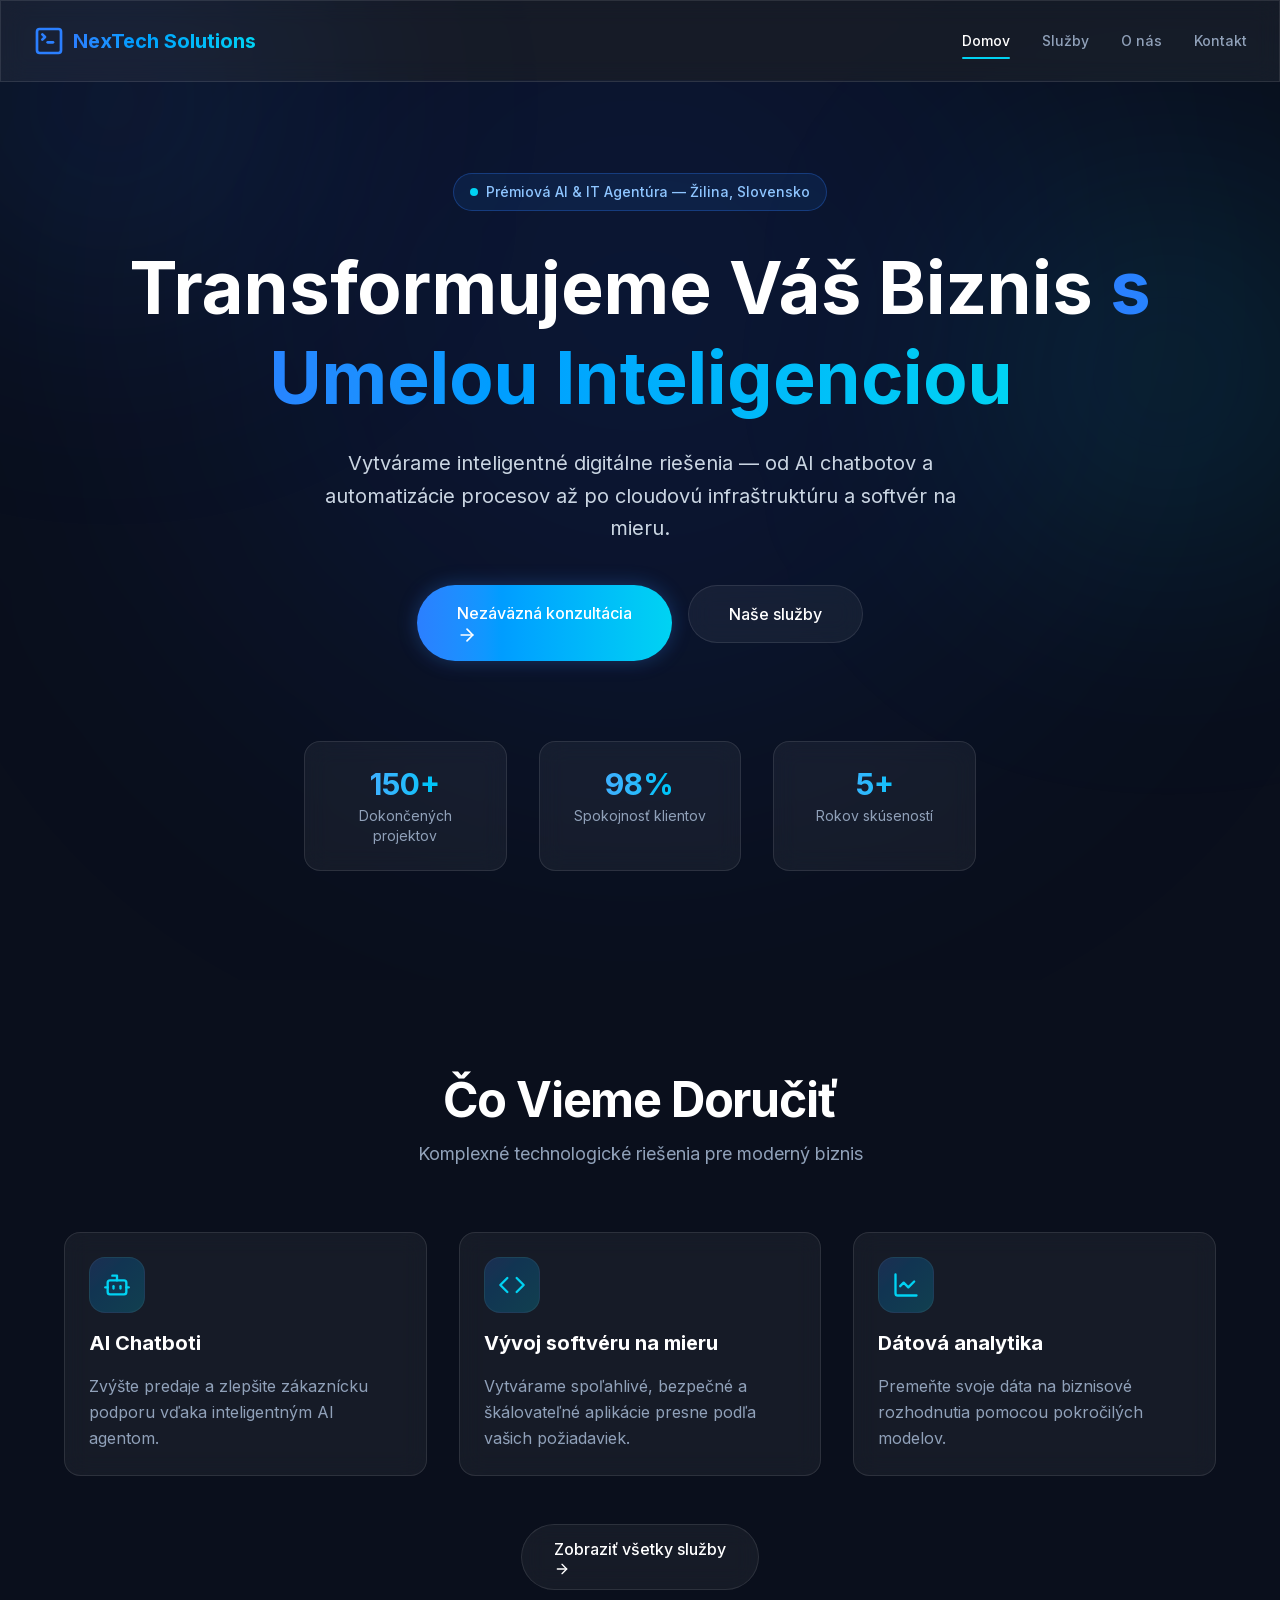
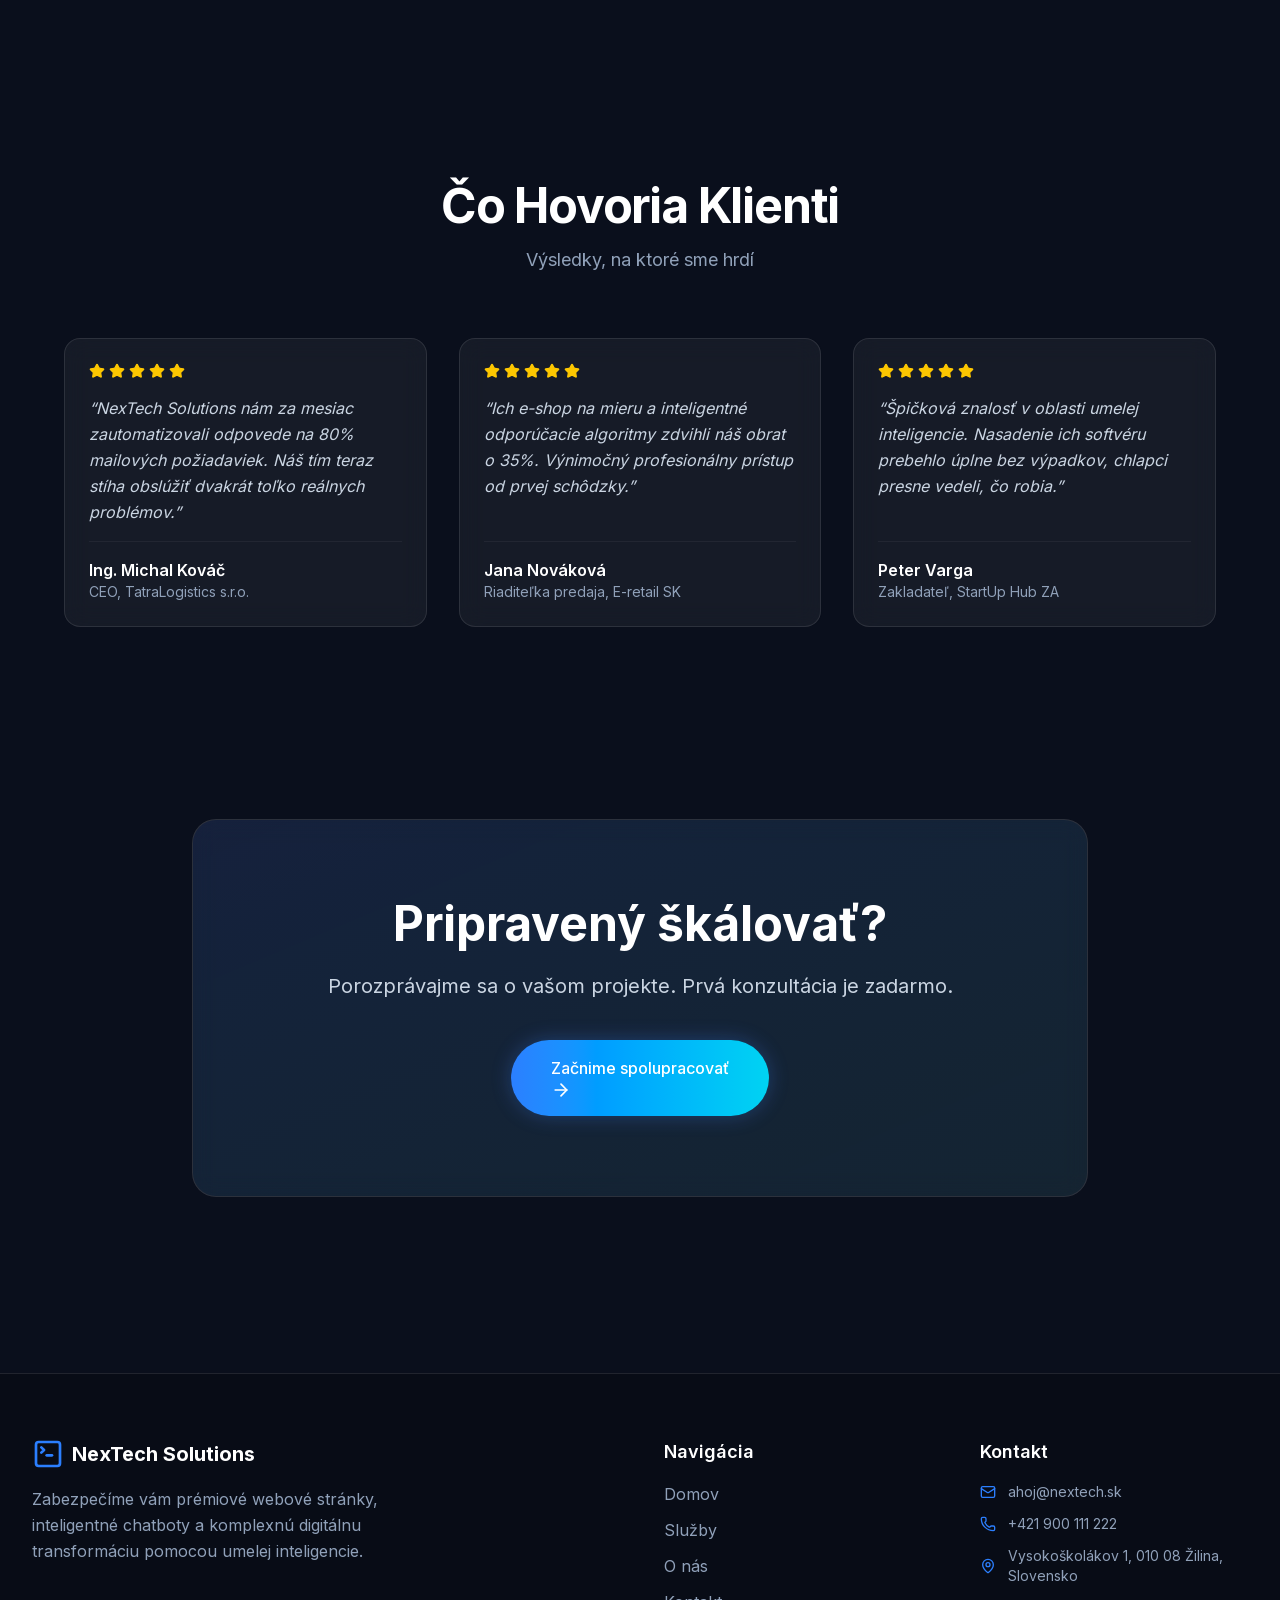
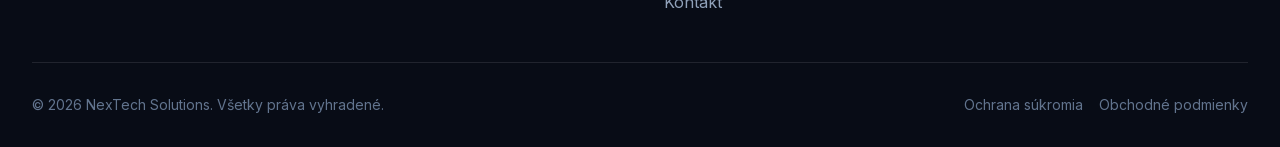
<file: sites/gemini/index.html>
<!DOCTYPE html><html lang="sk" class="scroll-smooth"><head><meta charSet="utf-8"/><meta name="viewport" content="width=device-width, initial-scale=1"/><link rel="preload" href="./_next/static/media/83afe278b6a6bb3c-s.p.0q-301v4kxxnr.woff2" as="font" crossorigin="" type="font/woff2"/><link rel="stylesheet" href="./_next/static/chunks/118c865_-4_ji.css" data-precedence="next"/><link rel="preload" as="script" fetchPriority="low" href="./_next/static/chunks/165ldthr42y3x.js"/><script src="./_next/static/chunks/0-aqooim93t3w.js" async=""></script><script src="./_next/static/chunks/0hga79zw7ugl8.js" async=""></script><script src="./_next/static/chunks/08cj~-s8oo2em.js" async=""></script><script src="./_next/static/chunks/turbopack-0rbqxqt-j0srp.js" async=""></script><script src="./_next/static/chunks/0zv67bqrrsnzy.js" async=""></script><script src="./_next/static/chunks/05jj3s5ucrl_4.js" async=""></script><script src="./_next/static/chunks/0uen598f5xd.g.js" async=""></script><script src="./_next/static/chunks/01iw7zy86~b68.js" async=""></script><script src="./_next/static/chunks/0csw3bn16uq7a.js" async=""></script><meta name="next-size-adjust" content=""/><title>NexTech Solutions | Prémiová AI &amp; IT Agentúra</title><meta name="description" content="Zabezpečíme vám prémiové webové stránky, inteligentné chatboty a komplexnú digitálnu transformáciu pomocou umelej inteligencie."/><link rel="icon" href="/favicon.ico?favicon.0x3dzn~oxb6tn.ico" sizes="256x256" type="image/x-icon"/><script src="./_next/static/chunks/03~yq9q893hmn.js" noModule=""></script></head><body class="inter_5972bc34-module__OU16Qa__className min-h-screen flex flex-col pt-20 relative bg-[#0a0f1c] text-slate-200 antialiased"><div hidden=""><!--$--><!--/$--></div><div class="fixed inset-0 z-[-1] pointer-events-none"><div class="absolute top-[-10%] -left-20 w-96 h-96 bg-blue-500/20 rounded-full blur-[120px] mix-blend-screen opacity-50"></div><div class="absolute top-[20%] -right-20 w-96 h-96 bg-cyan-400/20 rounded-full blur-[120px] mix-blend-screen opacity-50"></div></div><header class="fixed top-0 w-full z-50 glass border-b border-white/5 bg-primary-navy/80"><div class="container mx-auto px-4 sm:px-6 lg:px-8"><div class="flex items-center justify-between h-20"><a class="flex items-center gap-2 group" href="./index.html"><svg xmlns="http://www.w3.org/2000/svg" width="24" height="24" viewBox="0 0 24 24" fill="none" stroke="currentColor" stroke-width="2" stroke-linecap="round" stroke-linejoin="round" class="lucide lucide-square-terminal w-8 h-8 text-blue-500 group-hover:text-cyan-400 transition-colors" aria-hidden="true"><path d="m7 11 2-2-2-2"></path><path d="M11 13h4"></path><rect width="18" height="18" x="3" y="3" rx="2" ry="2"></rect></svg><span class="text-xl font-bold bg-clip-text text-transparent bg-gradient-to-r from-blue-500 to-cyan-400">NexTech Solutions</span></a><nav class="hidden md:flex items-center gap-8"><a class="text-sm font-medium transition-colors hover:text-cyan-400 relative py-2 text-white" href="./index.html">Domov<div class="absolute left-0 bottom-0 w-full h-[2px] bg-cyan-400 rounded-full"></div></a><a class="text-sm font-medium transition-colors hover:text-cyan-400 relative py-2 text-slate-400" href="./sluzby.html">Služby</a><a class="text-sm font-medium transition-colors hover:text-cyan-400 relative py-2 text-slate-400" href="./o-nas.html">O nás</a><a class="text-sm font-medium transition-colors hover:text-cyan-400 relative py-2 text-slate-400" href="./kontakt.html">Kontakt</a></nav><button class="md:hidden p-2 text-slate-400 hover:text-white" aria-label="Toggle menu"><svg xmlns="http://www.w3.org/2000/svg" width="24" height="24" viewBox="0 0 24 24" fill="none" stroke="currentColor" stroke-width="2" stroke-linecap="round" stroke-linejoin="round" class="lucide lucide-menu w-6 h-6" aria-hidden="true"><path d="M4 5h16"></path><path d="M4 12h16"></path><path d="M4 19h16"></path></svg></button></div></div></header><main class="flex-grow flex flex-col relative z-0"><section class="min-h-screen flex items-center pt-20 pb-24 relative overflow-hidden"><div class="absolute top-1/4 left-1/2 -translate-x-1/2 -translate-y-1/2 w-[900px] h-[900px] bg-blue-600/10 rounded-full blur-[150px] pointer-events-none -z-10"></div><div class="container mx-auto px-4 sm:px-6 lg:px-8 text-center"><div class="inline-flex items-center gap-2 px-4 py-2 rounded-full border border-blue-500/30 bg-blue-500/10 text-sm text-blue-300 font-medium mb-8"><span class="w-2 h-2 rounded-full bg-cyan-400 animate-pulse"></span>Prémiová AI &amp; IT Agentúra — Žilina, Slovensko</div><h1 class="text-5xl sm:text-6xl lg:text-7xl font-bold text-white leading-tight mb-6">Transformujeme Váš Biznis<!-- --> <span class="bg-clip-text text-transparent bg-gradient-to-r from-blue-500 to-cyan-400">s Umelou Inteligenciou</span></h1><p class="text-xl text-slate-300 max-w-2xl mx-auto mb-10 leading-relaxed">Vytvárame inteligentné digitálne riešenia — od AI chatbotov a automatizácie procesov až po cloudovú infraštruktúru a softvér na mieru.</p><div class="flex flex-col sm:flex-row gap-4 justify-center mb-20"><a href="./kontakt.html"><button class="rounded-full font-medium transition-colors duration-300 ring-offset-[#0a0f1c] focus-visible:outline-none focus-visible:ring-2 focus-visible:ring-blue-500 bg-gradient-to-r from-blue-500 to-cyan-400 text-white shadow-[0_0_20px_rgba(59,130,246,0.3)] hover:shadow-[0_0_30px_rgba(6,182,212,0.6)] text-base px-10 py-4" tabindex="0">Nezáväzná konzultácia <svg xmlns="http://www.w3.org/2000/svg" width="24" height="24" viewBox="0 0 24 24" fill="none" stroke="currentColor" stroke-width="2" stroke-linecap="round" stroke-linejoin="round" class="lucide lucide-arrow-right w-5 h-5" aria-hidden="true"><path d="M5 12h14"></path><path d="m12 5 7 7-7 7"></path></svg></button></a><a href="./sluzby.html"><button class="rounded-full font-medium transition-colors duration-300 ring-offset-[#0a0f1c] focus-visible:outline-none focus-visible:ring-2 focus-visible:ring-blue-500 glass text-white hover:bg-white/10 text-base px-10 py-4" tabindex="0">Naše služby</button></a></div><div class="grid grid-cols-1 sm:grid-cols-3 gap-8 max-w-2xl mx-auto"><div class="glass p-6 rounded-2xl border-white/5"><div class="text-3xl font-bold bg-clip-text text-transparent bg-gradient-to-r from-blue-400 to-cyan-400 mb-1">150+</div><div class="text-sm text-slate-400">Dokončených projektov</div></div><div class="glass p-6 rounded-2xl border-white/5"><div class="text-3xl font-bold bg-clip-text text-transparent bg-gradient-to-r from-blue-400 to-cyan-400 mb-1">98%</div><div class="text-sm text-slate-400">Spokojnosť klientov</div></div><div class="glass p-6 rounded-2xl border-white/5"><div class="text-3xl font-bold bg-clip-text text-transparent bg-gradient-to-r from-blue-400 to-cyan-400 mb-1">5+</div><div class="text-sm text-slate-400">Rokov skúseností</div></div></div></div></section><section class="py-24 relative"><div class="container mx-auto px-4 sm:px-6 lg:px-8"><div class="text-center mb-16"><h2 class="text-3xl md:text-5xl font-bold tracking-tight text-white mb-4">Čo Vieme Doručiť</h2><p class="text-lg text-slate-400 max-w-2xl mx-auto">Komplexné technologické riešenia pre moderný biznis</p></div><div class="grid grid-cols-1 md:grid-cols-3 gap-8 mt-16 max-w-6xl mx-auto"><div><div class="glass-card hover:bg-white/10 hover:shadow-[0_0_30px_rgba(6,182,212,0.15)] h-full p-8 flex flex-col gap-4 group hover:border-blue-500/30 transition-all duration-300"><div class="w-14 h-14 rounded-2xl bg-gradient-to-br from-blue-500/20 to-cyan-400/20 flex items-center justify-center border border-white/5"><svg xmlns="http://www.w3.org/2000/svg" width="24" height="24" viewBox="0 0 24 24" fill="none" stroke="currentColor" stroke-width="2" stroke-linecap="round" stroke-linejoin="round" class="lucide lucide-bot w-7 h-7 text-cyan-400" aria-hidden="true"><path d="M12 8V4H8"></path><rect width="16" height="12" x="4" y="8" rx="2"></rect><path d="M2 14h2"></path><path d="M20 14h2"></path><path d="M15 13v2"></path><path d="M9 13v2"></path></svg></div><h3 class="text-xl font-bold text-white">AI Chatboti</h3><p class="text-slate-400 leading-relaxed flex-grow">Zvýšte predaje a zlepšite zákaznícku podporu vďaka inteligentným AI agentom.</p></div></div><div><div class="glass-card hover:bg-white/10 hover:shadow-[0_0_30px_rgba(6,182,212,0.15)] h-full p-8 flex flex-col gap-4 group hover:border-blue-500/30 transition-all duration-300"><div class="w-14 h-14 rounded-2xl bg-gradient-to-br from-blue-500/20 to-cyan-400/20 flex items-center justify-center border border-white/5"><svg xmlns="http://www.w3.org/2000/svg" width="24" height="24" viewBox="0 0 24 24" fill="none" stroke="currentColor" stroke-width="2" stroke-linecap="round" stroke-linejoin="round" class="lucide lucide-code w-7 h-7 text-cyan-400" aria-hidden="true"><path d="m16 18 6-6-6-6"></path><path d="m8 6-6 6 6 6"></path></svg></div><h3 class="text-xl font-bold text-white">Vývoj softvéru na mieru</h3><p class="text-slate-400 leading-relaxed flex-grow">Vytvárame spoľahlivé, bezpečné a škálovateľné aplikácie presne podľa vašich požiadaviek.</p></div></div><div><div class="glass-card hover:bg-white/10 hover:shadow-[0_0_30px_rgba(6,182,212,0.15)] h-full p-8 flex flex-col gap-4 group hover:border-blue-500/30 transition-all duration-300"><div class="w-14 h-14 rounded-2xl bg-gradient-to-br from-blue-500/20 to-cyan-400/20 flex items-center justify-center border border-white/5"><svg xmlns="http://www.w3.org/2000/svg" width="24" height="24" viewBox="0 0 24 24" fill="none" stroke="currentColor" stroke-width="2" stroke-linecap="round" stroke-linejoin="round" class="lucide lucide-chart-line w-7 h-7 text-cyan-400" aria-hidden="true"><path d="M3 3v16a2 2 0 0 0 2 2h16"></path><path d="m19 9-5 5-4-4-3 3"></path></svg></div><h3 class="text-xl font-bold text-white">Dátová analytika</h3><p class="text-slate-400 leading-relaxed flex-grow">Premeňte svoje dáta na biznisové rozhodnutia pomocou pokročilých modelov.</p></div></div></div><div class="text-center mt-12"><a href="./sluzby.html"><button class="px-8 py-3 rounded-full font-medium transition-colors duration-300 ring-offset-[#0a0f1c] focus-visible:outline-none focus-visible:ring-2 focus-visible:ring-blue-500 glass text-white hover:bg-white/10" tabindex="0">Zobraziť všetky služby <svg xmlns="http://www.w3.org/2000/svg" width="24" height="24" viewBox="0 0 24 24" fill="none" stroke="currentColor" stroke-width="2" stroke-linecap="round" stroke-linejoin="round" class="lucide lucide-arrow-right w-4 h-4" aria-hidden="true"><path d="M5 12h14"></path><path d="m12 5 7 7-7 7"></path></svg></button></a></div></div></section><section class="py-24 relative"><div class="container mx-auto px-4 sm:px-6 lg:px-8"><div class="text-center mb-16"><h2 class="text-3xl md:text-5xl font-bold tracking-tight text-white mb-4">Čo Hovoria Klienti</h2><p class="text-lg text-slate-400 max-w-2xl mx-auto">Výsledky, na ktoré sme hrdí</p></div><div class="grid grid-cols-1 md:grid-cols-3 gap-8 mt-16 max-w-6xl mx-auto"><div><div class="glass-card hover:bg-white/10 hover:border-cyan-400/30 hover:shadow-[0_0_30px_rgba(6,182,212,0.15)] h-full p-8 flex flex-col gap-4"><div class="flex gap-1 text-yellow-400"><svg xmlns="http://www.w3.org/2000/svg" width="24" height="24" viewBox="0 0 24 24" fill="none" stroke="currentColor" stroke-width="2" stroke-linecap="round" stroke-linejoin="round" class="lucide lucide-star w-4 h-4 fill-current" aria-hidden="true"><path d="M11.525 2.295a.53.53 0 0 1 .95 0l2.31 4.679a2.123 2.123 0 0 0 1.595 1.16l5.166.756a.53.53 0 0 1 .294.904l-3.736 3.638a2.123 2.123 0 0 0-.611 1.878l.882 5.14a.53.53 0 0 1-.771.56l-4.618-2.428a2.122 2.122 0 0 0-1.973 0L6.396 21.01a.53.53 0 0 1-.77-.56l.881-5.139a2.122 2.122 0 0 0-.611-1.879L2.16 9.795a.53.53 0 0 1 .294-.906l5.165-.755a2.122 2.122 0 0 0 1.597-1.16z"></path></svg><svg xmlns="http://www.w3.org/2000/svg" width="24" height="24" viewBox="0 0 24 24" fill="none" stroke="currentColor" stroke-width="2" stroke-linecap="round" stroke-linejoin="round" class="lucide lucide-star w-4 h-4 fill-current" aria-hidden="true"><path d="M11.525 2.295a.53.53 0 0 1 .95 0l2.31 4.679a2.123 2.123 0 0 0 1.595 1.16l5.166.756a.53.53 0 0 1 .294.904l-3.736 3.638a2.123 2.123 0 0 0-.611 1.878l.882 5.14a.53.53 0 0 1-.771.56l-4.618-2.428a2.122 2.122 0 0 0-1.973 0L6.396 21.01a.53.53 0 0 1-.77-.56l.881-5.139a2.122 2.122 0 0 0-.611-1.879L2.16 9.795a.53.53 0 0 1 .294-.906l5.165-.755a2.122 2.122 0 0 0 1.597-1.16z"></path></svg><svg xmlns="http://www.w3.org/2000/svg" width="24" height="24" viewBox="0 0 24 24" fill="none" stroke="currentColor" stroke-width="2" stroke-linecap="round" stroke-linejoin="round" class="lucide lucide-star w-4 h-4 fill-current" aria-hidden="true"><path d="M11.525 2.295a.53.53 0 0 1 .95 0l2.31 4.679a2.123 2.123 0 0 0 1.595 1.16l5.166.756a.53.53 0 0 1 .294.904l-3.736 3.638a2.123 2.123 0 0 0-.611 1.878l.882 5.14a.53.53 0 0 1-.771.56l-4.618-2.428a2.122 2.122 0 0 0-1.973 0L6.396 21.01a.53.53 0 0 1-.77-.56l.881-5.139a2.122 2.122 0 0 0-.611-1.879L2.16 9.795a.53.53 0 0 1 .294-.906l5.165-.755a2.122 2.122 0 0 0 1.597-1.16z"></path></svg><svg xmlns="http://www.w3.org/2000/svg" width="24" height="24" viewBox="0 0 24 24" fill="none" stroke="currentColor" stroke-width="2" stroke-linecap="round" stroke-linejoin="round" class="lucide lucide-star w-4 h-4 fill-current" aria-hidden="true"><path d="M11.525 2.295a.53.53 0 0 1 .95 0l2.31 4.679a2.123 2.123 0 0 0 1.595 1.16l5.166.756a.53.53 0 0 1 .294.904l-3.736 3.638a2.123 2.123 0 0 0-.611 1.878l.882 5.14a.53.53 0 0 1-.771.56l-4.618-2.428a2.122 2.122 0 0 0-1.973 0L6.396 21.01a.53.53 0 0 1-.77-.56l.881-5.139a2.122 2.122 0 0 0-.611-1.879L2.16 9.795a.53.53 0 0 1 .294-.906l5.165-.755a2.122 2.122 0 0 0 1.597-1.16z"></path></svg><svg xmlns="http://www.w3.org/2000/svg" width="24" height="24" viewBox="0 0 24 24" fill="none" stroke="currentColor" stroke-width="2" stroke-linecap="round" stroke-linejoin="round" class="lucide lucide-star w-4 h-4 fill-current" aria-hidden="true"><path d="M11.525 2.295a.53.53 0 0 1 .95 0l2.31 4.679a2.123 2.123 0 0 0 1.595 1.16l5.166.756a.53.53 0 0 1 .294.904l-3.736 3.638a2.123 2.123 0 0 0-.611 1.878l.882 5.14a.53.53 0 0 1-.771.56l-4.618-2.428a2.122 2.122 0 0 0-1.973 0L6.396 21.01a.53.53 0 0 1-.77-.56l.881-5.139a2.122 2.122 0 0 0-.611-1.879L2.16 9.795a.53.53 0 0 1 .294-.906l5.165-.755a2.122 2.122 0 0 0 1.597-1.16z"></path></svg></div><p class="text-slate-300 leading-relaxed flex-grow italic">“<!-- -->NexTech Solutions nám za mesiac zautomatizovali odpovede na 80% mailových požiadaviek. Náš tím teraz stíha obslúžiť dvakrát toľko reálnych problémov.<!-- -->”</p><div class="border-t border-white/5 pt-4"><div class="font-semibold text-white">Ing. Michal Kováč</div><div class="text-sm text-slate-400">CEO, TatraLogistics s.r.o.</div></div></div></div><div><div class="glass-card hover:bg-white/10 hover:border-cyan-400/30 hover:shadow-[0_0_30px_rgba(6,182,212,0.15)] h-full p-8 flex flex-col gap-4"><div class="flex gap-1 text-yellow-400"><svg xmlns="http://www.w3.org/2000/svg" width="24" height="24" viewBox="0 0 24 24" fill="none" stroke="currentColor" stroke-width="2" stroke-linecap="round" stroke-linejoin="round" class="lucide lucide-star w-4 h-4 fill-current" aria-hidden="true"><path d="M11.525 2.295a.53.53 0 0 1 .95 0l2.31 4.679a2.123 2.123 0 0 0 1.595 1.16l5.166.756a.53.53 0 0 1 .294.904l-3.736 3.638a2.123 2.123 0 0 0-.611 1.878l.882 5.14a.53.53 0 0 1-.771.56l-4.618-2.428a2.122 2.122 0 0 0-1.973 0L6.396 21.01a.53.53 0 0 1-.77-.56l.881-5.139a2.122 2.122 0 0 0-.611-1.879L2.16 9.795a.53.53 0 0 1 .294-.906l5.165-.755a2.122 2.122 0 0 0 1.597-1.16z"></path></svg><svg xmlns="http://www.w3.org/2000/svg" width="24" height="24" viewBox="0 0 24 24" fill="none" stroke="currentColor" stroke-width="2" stroke-linecap="round" stroke-linejoin="round" class="lucide lucide-star w-4 h-4 fill-current" aria-hidden="true"><path d="M11.525 2.295a.53.53 0 0 1 .95 0l2.31 4.679a2.123 2.123 0 0 0 1.595 1.16l5.166.756a.53.53 0 0 1 .294.904l-3.736 3.638a2.123 2.123 0 0 0-.611 1.878l.882 5.14a.53.53 0 0 1-.771.56l-4.618-2.428a2.122 2.122 0 0 0-1.973 0L6.396 21.01a.53.53 0 0 1-.77-.56l.881-5.139a2.122 2.122 0 0 0-.611-1.879L2.16 9.795a.53.53 0 0 1 .294-.906l5.165-.755a2.122 2.122 0 0 0 1.597-1.16z"></path></svg><svg xmlns="http://www.w3.org/2000/svg" width="24" height="24" viewBox="0 0 24 24" fill="none" stroke="currentColor" stroke-width="2" stroke-linecap="round" stroke-linejoin="round" class="lucide lucide-star w-4 h-4 fill-current" aria-hidden="true"><path d="M11.525 2.295a.53.53 0 0 1 .95 0l2.31 4.679a2.123 2.123 0 0 0 1.595 1.16l5.166.756a.53.53 0 0 1 .294.904l-3.736 3.638a2.123 2.123 0 0 0-.611 1.878l.882 5.14a.53.53 0 0 1-.771.56l-4.618-2.428a2.122 2.122 0 0 0-1.973 0L6.396 21.01a.53.53 0 0 1-.77-.56l.881-5.139a2.122 2.122 0 0 0-.611-1.879L2.16 9.795a.53.53 0 0 1 .294-.906l5.165-.755a2.122 2.122 0 0 0 1.597-1.16z"></path></svg><svg xmlns="http://www.w3.org/2000/svg" width="24" height="24" viewBox="0 0 24 24" fill="none" stroke="currentColor" stroke-width="2" stroke-linecap="round" stroke-linejoin="round" class="lucide lucide-star w-4 h-4 fill-current" aria-hidden="true"><path d="M11.525 2.295a.53.53 0 0 1 .95 0l2.31 4.679a2.123 2.123 0 0 0 1.595 1.16l5.166.756a.53.53 0 0 1 .294.904l-3.736 3.638a2.123 2.123 0 0 0-.611 1.878l.882 5.14a.53.53 0 0 1-.771.56l-4.618-2.428a2.122 2.122 0 0 0-1.973 0L6.396 21.01a.53.53 0 0 1-.77-.56l.881-5.139a2.122 2.122 0 0 0-.611-1.879L2.16 9.795a.53.53 0 0 1 .294-.906l5.165-.755a2.122 2.122 0 0 0 1.597-1.16z"></path></svg><svg xmlns="http://www.w3.org/2000/svg" width="24" height="24" viewBox="0 0 24 24" fill="none" stroke="currentColor" stroke-width="2" stroke-linecap="round" stroke-linejoin="round" class="lucide lucide-star w-4 h-4 fill-current" aria-hidden="true"><path d="M11.525 2.295a.53.53 0 0 1 .95 0l2.31 4.679a2.123 2.123 0 0 0 1.595 1.16l5.166.756a.53.53 0 0 1 .294.904l-3.736 3.638a2.123 2.123 0 0 0-.611 1.878l.882 5.14a.53.53 0 0 1-.771.56l-4.618-2.428a2.122 2.122 0 0 0-1.973 0L6.396 21.01a.53.53 0 0 1-.77-.56l.881-5.139a2.122 2.122 0 0 0-.611-1.879L2.16 9.795a.53.53 0 0 1 .294-.906l5.165-.755a2.122 2.122 0 0 0 1.597-1.16z"></path></svg></div><p class="text-slate-300 leading-relaxed flex-grow italic">“<!-- -->Ich e-shop na mieru a inteligentné odporúčacie algoritmy zdvihli náš obrat o 35%. Výnimočný profesionálny prístup od prvej schôdzky.<!-- -->”</p><div class="border-t border-white/5 pt-4"><div class="font-semibold text-white">Jana Nováková</div><div class="text-sm text-slate-400">Riaditeľka predaja, E-retail SK</div></div></div></div><div><div class="glass-card hover:bg-white/10 hover:border-cyan-400/30 hover:shadow-[0_0_30px_rgba(6,182,212,0.15)] h-full p-8 flex flex-col gap-4"><div class="flex gap-1 text-yellow-400"><svg xmlns="http://www.w3.org/2000/svg" width="24" height="24" viewBox="0 0 24 24" fill="none" stroke="currentColor" stroke-width="2" stroke-linecap="round" stroke-linejoin="round" class="lucide lucide-star w-4 h-4 fill-current" aria-hidden="true"><path d="M11.525 2.295a.53.53 0 0 1 .95 0l2.31 4.679a2.123 2.123 0 0 0 1.595 1.16l5.166.756a.53.53 0 0 1 .294.904l-3.736 3.638a2.123 2.123 0 0 0-.611 1.878l.882 5.14a.53.53 0 0 1-.771.56l-4.618-2.428a2.122 2.122 0 0 0-1.973 0L6.396 21.01a.53.53 0 0 1-.77-.56l.881-5.139a2.122 2.122 0 0 0-.611-1.879L2.16 9.795a.53.53 0 0 1 .294-.906l5.165-.755a2.122 2.122 0 0 0 1.597-1.16z"></path></svg><svg xmlns="http://www.w3.org/2000/svg" width="24" height="24" viewBox="0 0 24 24" fill="none" stroke="currentColor" stroke-width="2" stroke-linecap="round" stroke-linejoin="round" class="lucide lucide-star w-4 h-4 fill-current" aria-hidden="true"><path d="M11.525 2.295a.53.53 0 0 1 .95 0l2.31 4.679a2.123 2.123 0 0 0 1.595 1.16l5.166.756a.53.53 0 0 1 .294.904l-3.736 3.638a2.123 2.123 0 0 0-.611 1.878l.882 5.14a.53.53 0 0 1-.771.56l-4.618-2.428a2.122 2.122 0 0 0-1.973 0L6.396 21.01a.53.53 0 0 1-.77-.56l.881-5.139a2.122 2.122 0 0 0-.611-1.879L2.16 9.795a.53.53 0 0 1 .294-.906l5.165-.755a2.122 2.122 0 0 0 1.597-1.16z"></path></svg><svg xmlns="http://www.w3.org/2000/svg" width="24" height="24" viewBox="0 0 24 24" fill="none" stroke="currentColor" stroke-width="2" stroke-linecap="round" stroke-linejoin="round" class="lucide lucide-star w-4 h-4 fill-current" aria-hidden="true"><path d="M11.525 2.295a.53.53 0 0 1 .95 0l2.31 4.679a2.123 2.123 0 0 0 1.595 1.16l5.166.756a.53.53 0 0 1 .294.904l-3.736 3.638a2.123 2.123 0 0 0-.611 1.878l.882 5.14a.53.53 0 0 1-.771.56l-4.618-2.428a2.122 2.122 0 0 0-1.973 0L6.396 21.01a.53.53 0 0 1-.77-.56l.881-5.139a2.122 2.122 0 0 0-.611-1.879L2.16 9.795a.53.53 0 0 1 .294-.906l5.165-.755a2.122 2.122 0 0 0 1.597-1.16z"></path></svg><svg xmlns="http://www.w3.org/2000/svg" width="24" height="24" viewBox="0 0 24 24" fill="none" stroke="currentColor" stroke-width="2" stroke-linecap="round" stroke-linejoin="round" class="lucide lucide-star w-4 h-4 fill-current" aria-hidden="true"><path d="M11.525 2.295a.53.53 0 0 1 .95 0l2.31 4.679a2.123 2.123 0 0 0 1.595 1.16l5.166.756a.53.53 0 0 1 .294.904l-3.736 3.638a2.123 2.123 0 0 0-.611 1.878l.882 5.14a.53.53 0 0 1-.771.56l-4.618-2.428a2.122 2.122 0 0 0-1.973 0L6.396 21.01a.53.53 0 0 1-.77-.56l.881-5.139a2.122 2.122 0 0 0-.611-1.879L2.16 9.795a.53.53 0 0 1 .294-.906l5.165-.755a2.122 2.122 0 0 0 1.597-1.16z"></path></svg><svg xmlns="http://www.w3.org/2000/svg" width="24" height="24" viewBox="0 0 24 24" fill="none" stroke="currentColor" stroke-width="2" stroke-linecap="round" stroke-linejoin="round" class="lucide lucide-star w-4 h-4 fill-current" aria-hidden="true"><path d="M11.525 2.295a.53.53 0 0 1 .95 0l2.31 4.679a2.123 2.123 0 0 0 1.595 1.16l5.166.756a.53.53 0 0 1 .294.904l-3.736 3.638a2.123 2.123 0 0 0-.611 1.878l.882 5.14a.53.53 0 0 1-.771.56l-4.618-2.428a2.122 2.122 0 0 0-1.973 0L6.396 21.01a.53.53 0 0 1-.77-.56l.881-5.139a2.122 2.122 0 0 0-.611-1.879L2.16 9.795a.53.53 0 0 1 .294-.906l5.165-.755a2.122 2.122 0 0 0 1.597-1.16z"></path></svg></div><p class="text-slate-300 leading-relaxed flex-grow italic">“<!-- -->Špičková znalosť v oblasti umelej inteligencie. Nasadenie ich softvéru prebehlo úplne bez výpadkov, chlapci presne vedeli, čo robia.<!-- -->”</p><div class="border-t border-white/5 pt-4"><div class="font-semibold text-white">Peter Varga</div><div class="text-sm text-slate-400">Zakladateľ, StartUp Hub ZA</div></div></div></div></div></div></section><section class="py-24"><div class="container mx-auto px-4 sm:px-6 lg:px-8"><div class="glass p-12 md:p-20 rounded-3xl text-center border-blue-500/20 max-w-4xl mx-auto relative overflow-hidden"><div class="absolute inset-0 bg-gradient-to-br from-blue-600/10 to-cyan-400/5 -z-10"></div><h2 class="text-4xl md:text-5xl font-bold text-white mb-6">Pripravený škálovať?</h2><p class="text-xl text-slate-300 mb-10 max-w-2xl mx-auto">Porozprávajme sa o vašom projekte. Prvá konzultácia je zadarmo.</p><a href="./kontakt.html"><button class="rounded-full font-medium transition-colors duration-300 ring-offset-[#0a0f1c] focus-visible:outline-none focus-visible:ring-2 focus-visible:ring-blue-500 bg-gradient-to-r from-blue-500 to-cyan-400 text-white shadow-[0_0_20px_rgba(59,130,246,0.3)] hover:shadow-[0_0_30px_rgba(6,182,212,0.6)] text-base px-10 py-4" tabindex="0">Začnime spolupracovať <svg xmlns="http://www.w3.org/2000/svg" width="24" height="24" viewBox="0 0 24 24" fill="none" stroke="currentColor" stroke-width="2" stroke-linecap="round" stroke-linejoin="round" class="lucide lucide-arrow-right w-5 h-5" aria-hidden="true"><path d="M5 12h14"></path><path d="m12 5 7 7-7 7"></path></svg></button></a></div></div></section><!--$--><!--/$--></main><footer class="border-t border-white/10 bg-black/20 pt-16 pb-8 mt-20"><div class="container mx-auto px-4 sm:px-6 lg:px-8"><div class="grid grid-cols-1 md:grid-cols-4 gap-12 mb-12"><div class="col-span-1 md:col-span-2"><a class="flex items-center gap-2 mb-4" href="./index.html"><svg xmlns="http://www.w3.org/2000/svg" width="24" height="24" viewBox="0 0 24 24" fill="none" stroke="currentColor" stroke-width="2" stroke-linecap="round" stroke-linejoin="round" class="lucide lucide-square-terminal w-8 h-8 text-blue-500" aria-hidden="true"><path d="m7 11 2-2-2-2"></path><path d="M11 13h4"></path><rect width="18" height="18" x="3" y="3" rx="2" ry="2"></rect></svg><span class="text-xl font-bold text-white">NexTech Solutions</span></a><p class="text-slate-400 max-w-sm mb-6 leading-relaxed">Zabezpečíme vám prémiové webové stránky, inteligentné chatboty a komplexnú digitálnu transformáciu pomocou umelej inteligencie.</p></div><div><h3 class="text-white font-semibold mb-4 text-lg">Navigácia</h3><ul class="flex flex-col gap-3"><li><a class="text-slate-400 hover:text-cyan-400 transition-colors" href="./index.html">Domov</a></li><li><a class="text-slate-400 hover:text-cyan-400 transition-colors" href="./sluzby.html">Služby</a></li><li><a class="text-slate-400 hover:text-cyan-400 transition-colors" href="./o-nas.html">O nás</a></li><li><a class="text-slate-400 hover:text-cyan-400 transition-colors" href="./kontakt.html">Kontakt</a></li></ul></div><div><h3 class="text-white font-semibold mb-4 text-lg">Kontakt</h3><ul class="flex flex-col gap-3 text-slate-400 text-sm"><li class="flex items-center gap-3"><svg xmlns="http://www.w3.org/2000/svg" width="24" height="24" viewBox="0 0 24 24" fill="none" stroke="currentColor" stroke-width="2" stroke-linecap="round" stroke-linejoin="round" class="lucide lucide-mail w-4 h-4 text-blue-500 shrink-0" aria-hidden="true"><path d="m22 7-8.991 5.727a2 2 0 0 1-2.009 0L2 7"></path><rect x="2" y="4" width="20" height="16" rx="2"></rect></svg><a href="mailto:ahoj@nextech.sk" class="hover:text-cyan-400">ahoj@nextech.sk</a></li><li class="flex items-center gap-3"><svg xmlns="http://www.w3.org/2000/svg" width="24" height="24" viewBox="0 0 24 24" fill="none" stroke="currentColor" stroke-width="2" stroke-linecap="round" stroke-linejoin="round" class="lucide lucide-phone w-4 h-4 text-blue-500 shrink-0" aria-hidden="true"><path d="M13.832 16.568a1 1 0 0 0 1.213-.303l.355-.465A2 2 0 0 1 17 15h3a2 2 0 0 1 2 2v3a2 2 0 0 1-2 2A18 18 0 0 1 2 4a2 2 0 0 1 2-2h3a2 2 0 0 1 2 2v3a2 2 0 0 1-.8 1.6l-.468.351a1 1 0 0 0-.292 1.233 14 14 0 0 0 6.392 6.384"></path></svg><a href="tel:+421900111222" class="hover:text-cyan-400">+421 900 111 222</a></li><li class="flex items-center gap-3"><svg xmlns="http://www.w3.org/2000/svg" width="24" height="24" viewBox="0 0 24 24" fill="none" stroke="currentColor" stroke-width="2" stroke-linecap="round" stroke-linejoin="round" class="lucide lucide-map-pin w-4 h-4 text-blue-500 shrink-0" aria-hidden="true"><path d="M20 10c0 4.993-5.539 10.193-7.399 11.799a1 1 0 0 1-1.202 0C9.539 20.193 4 14.993 4 10a8 8 0 0 1 16 0"></path><circle cx="12" cy="10" r="3"></circle></svg><span>Vysokoškolákov 1, 010 08 Žilina, Slovensko</span></li></ul></div></div><div class="pt-8 border-t border-white/10 text-center flex flex-col md:flex-row justify-between items-center gap-4"><p class="text-slate-500 text-sm">© <!-- -->2026<!-- --> <!-- -->NexTech Solutions<!-- -->. Všetky práva vyhradené.</p><div class="flex gap-4 text-slate-500 text-sm"><a class="hover:text-white" href="./kontakt.html">Ochrana súkromia</a><a class="hover:text-white" href="./kontakt.html">Obchodné podmienky</a></div></div></div></footer><script src="./_next/static/chunks/165ldthr42y3x.js" id="_R_" async=""></script><script>(self.__next_f=self.__next_f||[]).push([0])</script><script>self.__next_f.push([1,"1:\"$Sreact.fragment\"\n2:I[33109,[\"./_next/static/chunks/0zv67bqrrsnzy.js\",\"./_next/static/chunks/05jj3s5ucrl_4.js\",\"./_next/static/chunks/0uen598f5xd.g.js\"],\"Header\"]\n3:I[61442,[\"./_next/static/chunks/0zv67bqrrsnzy.js\",\"./_next/static/chunks/05jj3s5ucrl_4.js\",\"./_next/static/chunks/0uen598f5xd.g.js\"],\"default\"]\n4:I[95262,[\"./_next/static/chunks/0zv67bqrrsnzy.js\",\"./_next/static/chunks/05jj3s5ucrl_4.js\",\"./_next/static/chunks/0uen598f5xd.g.js\"],\"default\"]\n5:I[18438,[\"./_next/static/chunks/0zv67bqrrsnzy.js\",\"./_next/static/chunks/05jj3s5ucrl_4.js\",\"./_next/static/chunks/0uen598f5xd.g.js\"],\"\"]\n6:I[43830,[\"./_next/static/chunks/0zv67bqrrsnzy.js\",\"./_next/static/chunks/05jj3s5ucrl_4.js\",\"./_next/static/chunks/0uen598f5xd.g.js\"],\"default\"]\nb:I[88885,[\"./_next/static/chunks/0zv67bqrrsnzy.js\",\"./_next/static/chunks/05jj3s5ucrl_4.js\",\"./_next/static/chunks/0uen598f5xd.g.js\"],\"default\",1]\n:HL[\"./_next/static/chunks/118c865_-4_ji.css\",\"style\"]\n:HL[\"./_next/static/media/83afe278b6a6bb3c-s.p.0q-301v4kxxnr.woff2\",\"font\",{\"crossOrigin\":\"\",\"type\":\"font/woff2\"}]\n"])</script><script>self.__next_f.push([1,"0:{\"P\":null,\"c\":[\"\",\"\"],\"q\":\"\",\"i\":false,\"f\":[[[\"\",{\"children\":[\"__PAGE__\",{}]},\"$undefined\",\"$undefined\",16],[[\"$\",\"$1\",\"c\",{\"children\":[[[\"$\",\"link\",\"0\",{\"rel\":\"stylesheet\",\"href\":\"./_next/static/chunks/118c865_-4_ji.css\",\"precedence\":\"next\",\"crossOrigin\":\"$undefined\",\"nonce\":\"$undefined\"}],[\"$\",\"script\",\"script-0\",{\"src\":\"./_next/static/chunks/0zv67bqrrsnzy.js\",\"async\":true,\"nonce\":\"$undefined\"}],[\"$\",\"script\",\"script-1\",{\"src\":\"./_next/static/chunks/05jj3s5ucrl_4.js\",\"async\":true,\"nonce\":\"$undefined\"}],[\"$\",\"script\",\"script-2\",{\"src\":\"./_next/static/chunks/0uen598f5xd.g.js\",\"async\":true,\"nonce\":\"$undefined\"}]],[\"$\",\"html\",null,{\"lang\":\"sk\",\"className\":\"scroll-smooth\",\"children\":[\"$\",\"body\",null,{\"className\":\"inter_5972bc34-module__OU16Qa__className min-h-screen flex flex-col pt-20 relative bg-[#0a0f1c] text-slate-200 antialiased\",\"children\":[[\"$\",\"div\",null,{\"className\":\"fixed inset-0 z-[-1] pointer-events-none\",\"children\":[[\"$\",\"div\",null,{\"className\":\"absolute top-[-10%] -left-20 w-96 h-96 bg-blue-500/20 rounded-full blur-[120px] mix-blend-screen opacity-50\"}],[\"$\",\"div\",null,{\"className\":\"absolute top-[20%] -right-20 w-96 h-96 bg-cyan-400/20 rounded-full blur-[120px] mix-blend-screen opacity-50\"}]]}],[\"$\",\"$L2\",null,{}],[\"$\",\"main\",null,{\"className\":\"flex-grow flex flex-col relative z-0\",\"children\":[\"$\",\"$L3\",null,{\"parallelRouterKey\":\"children\",\"error\":\"$undefined\",\"errorStyles\":\"$undefined\",\"errorScripts\":\"$undefined\",\"template\":[\"$\",\"$L4\",null,{}],\"templateStyles\":\"$undefined\",\"templateScripts\":\"$undefined\",\"notFound\":[[[\"$\",\"title\",null,{\"children\":\"404: This page could not be found.\"}],[\"$\",\"div\",null,{\"style\":{\"fontFamily\":\"system-ui,\\\"Segoe UI\\\",Roboto,Helvetica,Arial,sans-serif,\\\"Apple Color Emoji\\\",\\\"Segoe UI Emoji\\\"\",\"height\":\"100vh\",\"textAlign\":\"center\",\"display\":\"flex\",\"flexDirection\":\"column\",\"alignItems\":\"center\",\"justifyContent\":\"center\"},\"children\":[\"$\",\"div\",null,{\"children\":[[\"$\",\"style\",null,{\"dangerouslySetInnerHTML\":{\"__html\":\"body{color:#000;background:#fff;margin:0}.next-error-h1{border-right:1px solid rgba(0,0,0,.3)}@media (prefers-color-scheme:dark){body{color:#fff;background:#000}.next-error-h1{border-right:1px solid rgba(255,255,255,.3)}}\"}}],[\"$\",\"h1\",null,{\"className\":\"next-error-h1\",\"style\":{\"display\":\"inline-block\",\"margin\":\"0 20px 0 0\",\"padding\":\"0 23px 0 0\",\"fontSize\":24,\"fontWeight\":500,\"verticalAlign\":\"top\",\"lineHeight\":\"49px\"},\"children\":404}],[\"$\",\"div\",null,{\"style\":{\"display\":\"inline-block\"},\"children\":[\"$\",\"h2\",null,{\"style\":{\"fontSize\":14,\"fontWeight\":400,\"lineHeight\":\"49px\",\"margin\":0},\"children\":\"This page could not be found.\"}]}]]}]}]],[]],\"forbidden\":\"$undefined\",\"unauthorized\":\"$undefined\"}]}],[\"$\",\"footer\",null,{\"className\":\"border-t border-white/10 bg-black/20 pt-16 pb-8 mt-20\",\"children\":[\"$\",\"div\",null,{\"className\":\"container mx-auto px-4 sm:px-6 lg:px-8\",\"children\":[[\"$\",\"div\",null,{\"className\":\"grid grid-cols-1 md:grid-cols-4 gap-12 mb-12\",\"children\":[[\"$\",\"div\",null,{\"className\":\"col-span-1 md:col-span-2\",\"children\":[[\"$\",\"$L5\",null,{\"href\":\"/\",\"className\":\"flex items-center gap-2 mb-4\",\"children\":[[\"$\",\"$L6\",null,{\"ref\":\"$undefined\",\"iconNode\":[[\"path\",{\"d\":\"m7 11 2-2-2-2\",\"key\":\"1lz0vl\"}],[\"path\",{\"d\":\"M11 13h4\",\"key\":\"1p7l4v\"}],[\"rect\",{\"width\":\"18\",\"height\":\"18\",\"x\":\"3\",\"y\":\"3\",\"rx\":\"2\",\"ry\":\"2\",\"key\":\"1m3agn\"}]],\"className\":\"lucide-square-terminal w-8 h-8 text-blue-500\"}],[\"$\",\"span\",null,{\"className\":\"text-xl font-bold text-white\",\"children\":\"NexTech Solutions\"}]]}],[\"$\",\"p\",null,{\"className\":\"text-slate-400 max-w-sm mb-6 leading-relaxed\",\"children\":\"Zabezpečíme vám prémiové webové stránky, inteligentné chatboty a komplexnú digitálnu transformáciu pomocou umelej inteligencie.\"}]]}],[\"$\",\"div\",null,{\"children\":[[\"$\",\"h3\",null,{\"className\":\"text-white font-semibold mb-4 text-lg\",\"children\":\"Navigácia\"}],[\"$\",\"ul\",null,{\"className\":\"flex flex-col gap-3\",\"children\":[[\"$\",\"li\",null,{\"children\":[\"$\",\"$L5\",null,{\"href\":\"/\",\"className\":\"text-slate-400 hover:text-cyan-400 transition-colors\",\"children\":\"Domov\"}]}],[\"$\",\"li\",null,{\"children\":[\"$\",\"$L5\",null,{\"href\":\"/sluzby\",\"className\":\"text-slate-400 hover:text-cyan-400 transition-colors\",\"children\":\"Služby\"}]}],[\"$\",\"li\",null,{\"children\":[\"$\",\"$L5\",null,{\"href\":\"/o-nas\",\"className\":\"text-slate-400 hover:text-cyan-400 transition-colors\",\"children\":\"O nás\"}]}],[\"$\",\"li\",null,{\"children\":[\"$\",\"$L5\",null,{\"href\":\"/kontakt\",\"className\":\"text-slate-400 hover:text-cyan-400 transition-colors\",\"children\":\"Kontakt\"}]}]]}]]}],[\"$\",\"div\",null,{\"children\":[[\"$\",\"h3\",null,{\"className\":\"text-white font-semibold mb-4 text-lg\",\"children\":\"Kontakt\"}],\"$L7\"]}]]}],\"$L8\"]}]}]]}]}]]}],{\"children\":[\"$L9\",{},null,false,null]},null,false,null],\"$La\",false]],\"m\":\"$undefined\",\"G\":[\"$b\",[\"$Lc\"]],\"S\":true,\"h\":null,\"s\":\"$undefined\",\"l\":\"$undefined\",\"p\":\"$undefined\",\"d\":\"$undefined\",\"b\":\"F0rcxVq0AVXNudKQDLHnX\"}\n"])</script><script>self.__next_f.push([1,"d:I[69096,[\"./_next/static/chunks/0zv67bqrrsnzy.js\",\"./_next/static/chunks/05jj3s5ucrl_4.js\",\"./_next/static/chunks/0uen598f5xd.g.js\"],\"ClientPageRoot\"]\ne:I[95680,[\"./_next/static/chunks/0zv67bqrrsnzy.js\",\"./_next/static/chunks/05jj3s5ucrl_4.js\",\"./_next/static/chunks/0uen598f5xd.g.js\",\"./_next/static/chunks/01iw7zy86~b68.js\",\"./_next/static/chunks/0csw3bn16uq7a.js\"],\"default\"]\n11:I[38542,[\"./_next/static/chunks/0zv67bqrrsnzy.js\",\"./_next/static/chunks/05jj3s5ucrl_4.js\",\"./_next/static/chunks/0uen598f5xd.g.js\"],\"OutletBoundary\"]\n12:\"$Sreact.suspense\"\n14:I[38542,[\"./_next/static/chunks/0zv67bqrrsnzy.js\",\"./_next/static/chunks/05jj3s5ucrl_4.js\",\"./_next/static/chunks/0uen598f5xd.g.js\"],\"ViewportBoundary\"]\n16:I[38542,[\"./_next/static/chunks/0zv67bqrrsnzy.js\",\"./_next/static/chunks/05jj3s5ucrl_4.js\",\"./_next/static/chunks/0uen598f5xd.g.js\"],\"MetadataBoundary\"]\n"])</script><script>self.__next_f.push([1,"7:[\"$\",\"ul\",null,{\"className\":\"flex flex-col gap-3 text-slate-400 text-sm\",\"children\":[[\"$\",\"li\",null,{\"className\":\"flex items-center gap-3\",\"children\":[[\"$\",\"$L6\",null,{\"ref\":\"$undefined\",\"iconNode\":[[\"path\",{\"d\":\"m22 7-8.991 5.727a2 2 0 0 1-2.009 0L2 7\",\"key\":\"132q7q\"}],[\"rect\",{\"x\":\"2\",\"y\":\"4\",\"width\":\"20\",\"height\":\"16\",\"rx\":\"2\",\"key\":\"izxlao\"}]],\"className\":\"lucide-mail w-4 h-4 text-blue-500 shrink-0\"}],[\"$\",\"a\",null,{\"href\":\"mailto:ahoj@nextech.sk\",\"className\":\"hover:text-cyan-400\",\"children\":\"ahoj@nextech.sk\"}]]}],[\"$\",\"li\",null,{\"className\":\"flex items-center gap-3\",\"children\":[[\"$\",\"$L6\",null,{\"ref\":\"$undefined\",\"iconNode\":[[\"path\",{\"d\":\"M13.832 16.568a1 1 0 0 0 1.213-.303l.355-.465A2 2 0 0 1 17 15h3a2 2 0 0 1 2 2v3a2 2 0 0 1-2 2A18 18 0 0 1 2 4a2 2 0 0 1 2-2h3a2 2 0 0 1 2 2v3a2 2 0 0 1-.8 1.6l-.468.351a1 1 0 0 0-.292 1.233 14 14 0 0 0 6.392 6.384\",\"key\":\"9njp5v\"}]],\"className\":\"lucide-phone w-4 h-4 text-blue-500 shrink-0\"}],[\"$\",\"a\",null,{\"href\":\"tel:+421900111222\",\"className\":\"hover:text-cyan-400\",\"children\":\"+421 900 111 222\"}]]}],[\"$\",\"li\",null,{\"className\":\"flex items-center gap-3\",\"children\":[[\"$\",\"$L6\",null,{\"ref\":\"$undefined\",\"iconNode\":[[\"path\",{\"d\":\"M20 10c0 4.993-5.539 10.193-7.399 11.799a1 1 0 0 1-1.202 0C9.539 20.193 4 14.993 4 10a8 8 0 0 1 16 0\",\"key\":\"1r0f0z\"}],[\"circle\",{\"cx\":\"12\",\"cy\":\"10\",\"r\":\"3\",\"key\":\"ilqhr7\"}]],\"className\":\"lucide-map-pin w-4 h-4 text-blue-500 shrink-0\"}],[\"$\",\"span\",null,{\"children\":\"Vysokoškolákov 1, 010 08 Žilina, Slovensko\"}]]}]]}]\n"])</script><script>self.__next_f.push([1,"8:[\"$\",\"div\",null,{\"className\":\"pt-8 border-t border-white/10 text-center flex flex-col md:flex-row justify-between items-center gap-4\",\"children\":[[\"$\",\"p\",null,{\"className\":\"text-slate-500 text-sm\",\"children\":[\"© \",2026,\" \",\"NexTech Solutions\",\". Všetky práva vyhradené.\"]}],[\"$\",\"div\",null,{\"className\":\"flex gap-4 text-slate-500 text-sm\",\"children\":[[\"$\",\"$L5\",null,{\"href\":\"/kontakt\",\"className\":\"hover:text-white\",\"children\":\"Ochrana súkromia\"}],[\"$\",\"$L5\",null,{\"href\":\"/kontakt\",\"className\":\"hover:text-white\",\"children\":\"Obchodné podmienky\"}]]}]]}]\n9:[\"$\",\"$1\",\"c\",{\"children\":[[\"$\",\"$Ld\",null,{\"Component\":\"$e\",\"serverProvidedParams\":{\"searchParams\":{},\"params\":{},\"promises\":[\"$@f\",\"$@10\"]}}],[[\"$\",\"script\",\"script-0\",{\"src\":\"./_next/static/chunks/01iw7zy86~b68.js\",\"async\":true,\"nonce\":\"$undefined\"}],[\"$\",\"script\",\"script-1\",{\"src\":\"./_next/static/chunks/0csw3bn16uq7a.js\",\"async\":true,\"nonce\":\"$undefined\"}]],[\"$\",\"$L11\",null,{\"children\":[\"$\",\"$12\",null,{\"name\":\"Next.MetadataOutlet\",\"children\":\"$@13\"}]}]]}]\na:[\"$\",\"$1\",\"h\",{\"children\":[null,[\"$\",\"$L14\",null,{\"children\":\"$L15\"}],[\"$\",\"div\",null,{\"hidden\":true,\"children\":[\"$\",\"$L16\",null,{\"children\":[\"$\",\"$12\",null,{\"name\":\"Next.Metadata\",\"children\":\"$L17\"}]}]}],[\"$\",\"meta\",null,{\"name\":\"next-size-adjust\",\"content\":\"\"}]]}]\nc:[\"$\",\"link\",\"0\",{\"rel\":\"stylesheet\",\"href\":\"./_next/static/chunks/118c865_-4_ji.css\",\"precedence\":\"next\",\"crossOrigin\":\"$undefined\",\"nonce\":\"$undefined\"}]\n"])</script><script>self.__next_f.push([1,"f:{}\n10:\"$9:props:children:0:props:serverProvidedParams:params\"\n"])</script><script>self.__next_f.push([1,"15:[[\"$\",\"meta\",\"0\",{\"charSet\":\"utf-8\"}],[\"$\",\"meta\",\"1\",{\"name\":\"viewport\",\"content\":\"width=device-width, initial-scale=1\"}]]\n"])</script><script>self.__next_f.push([1,"18:I[76344,[\"./_next/static/chunks/0zv67bqrrsnzy.js\",\"./_next/static/chunks/05jj3s5ucrl_4.js\",\"./_next/static/chunks/0uen598f5xd.g.js\"],\"IconMark\"]\n13:null\n17:[[\"$\",\"title\",\"0\",{\"children\":\"NexTech Solutions | Prémiová AI \u0026 IT Agentúra\"}],[\"$\",\"meta\",\"1\",{\"name\":\"description\",\"content\":\"Zabezpečíme vám prémiové webové stránky, inteligentné chatboty a komplexnú digitálnu transformáciu pomocou umelej inteligencie.\"}],[\"$\",\"link\",\"2\",{\"rel\":\"icon\",\"href\":\"/favicon.ico?favicon.0x3dzn~oxb6tn.ico\",\"sizes\":\"256x256\",\"type\":\"image/x-icon\"}],[\"$\",\"$L18\",\"3\",{}]]\n"])</script></body></html>
</file>
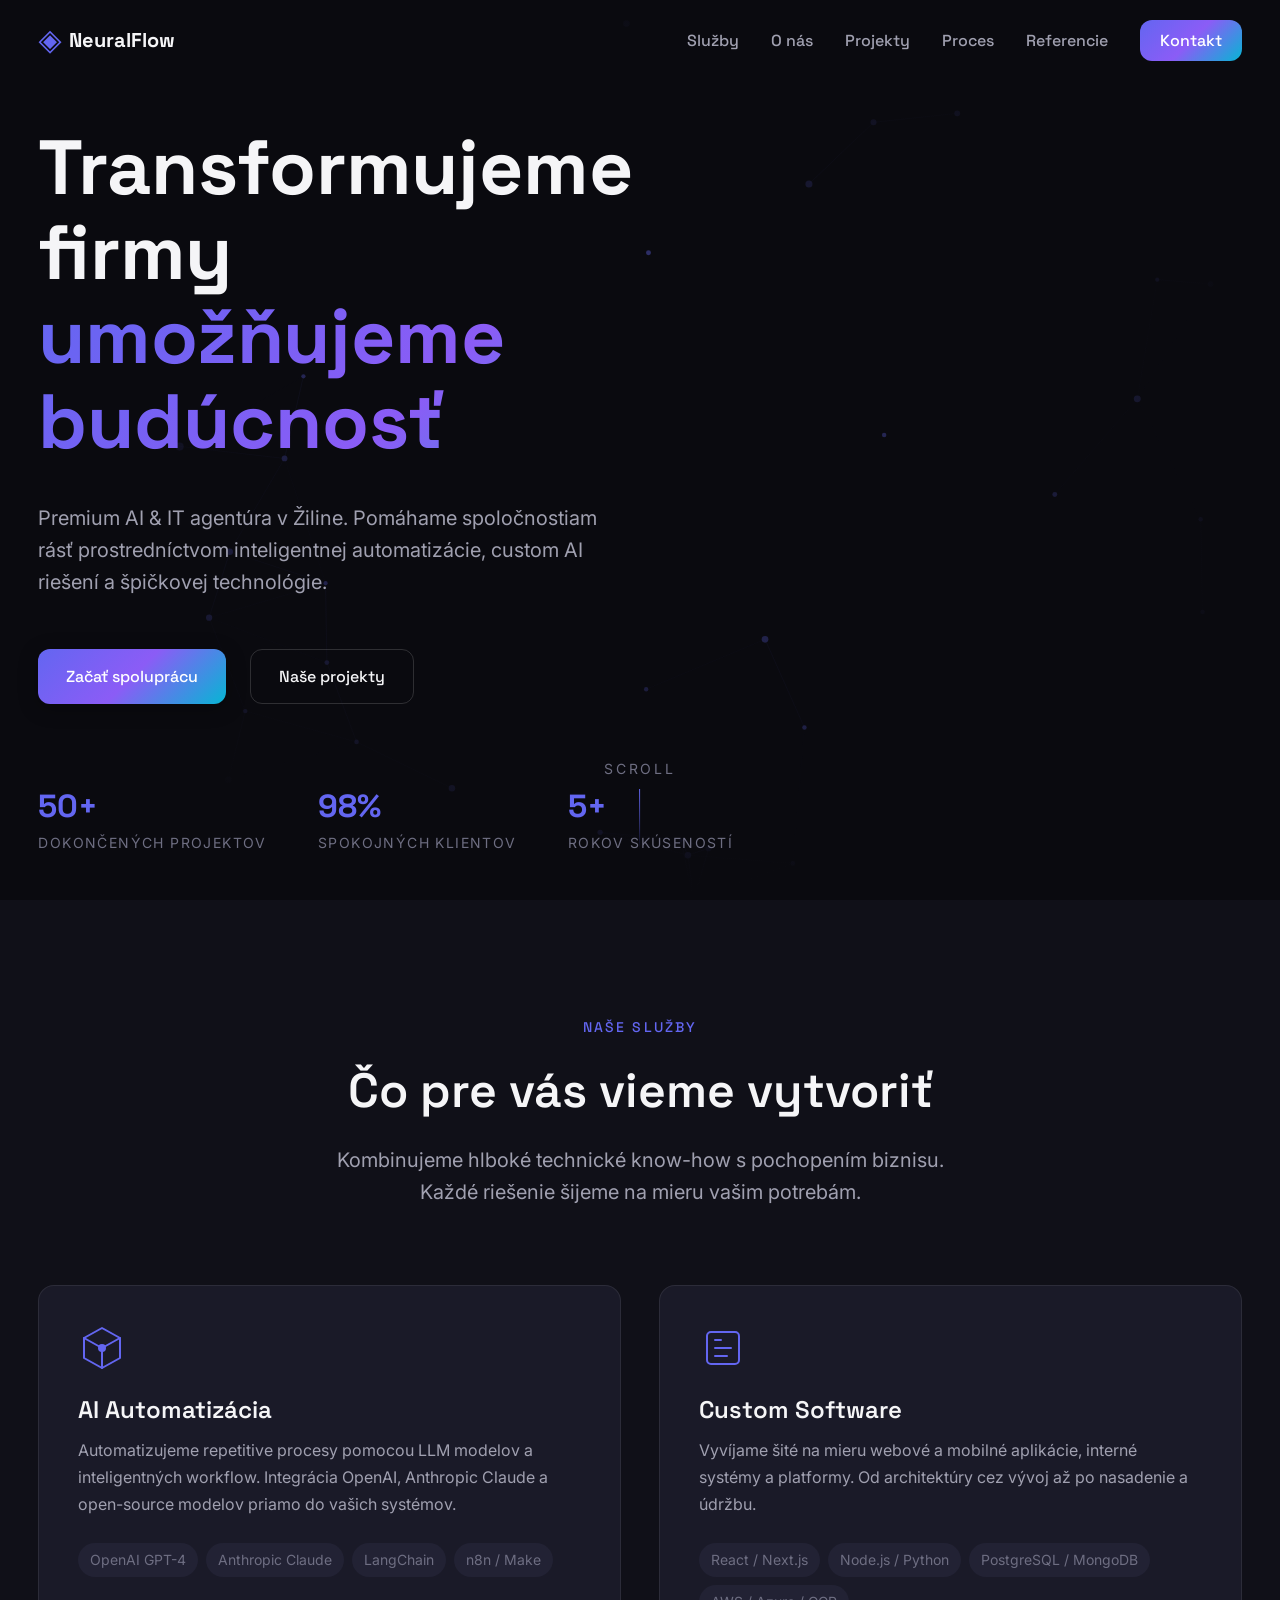
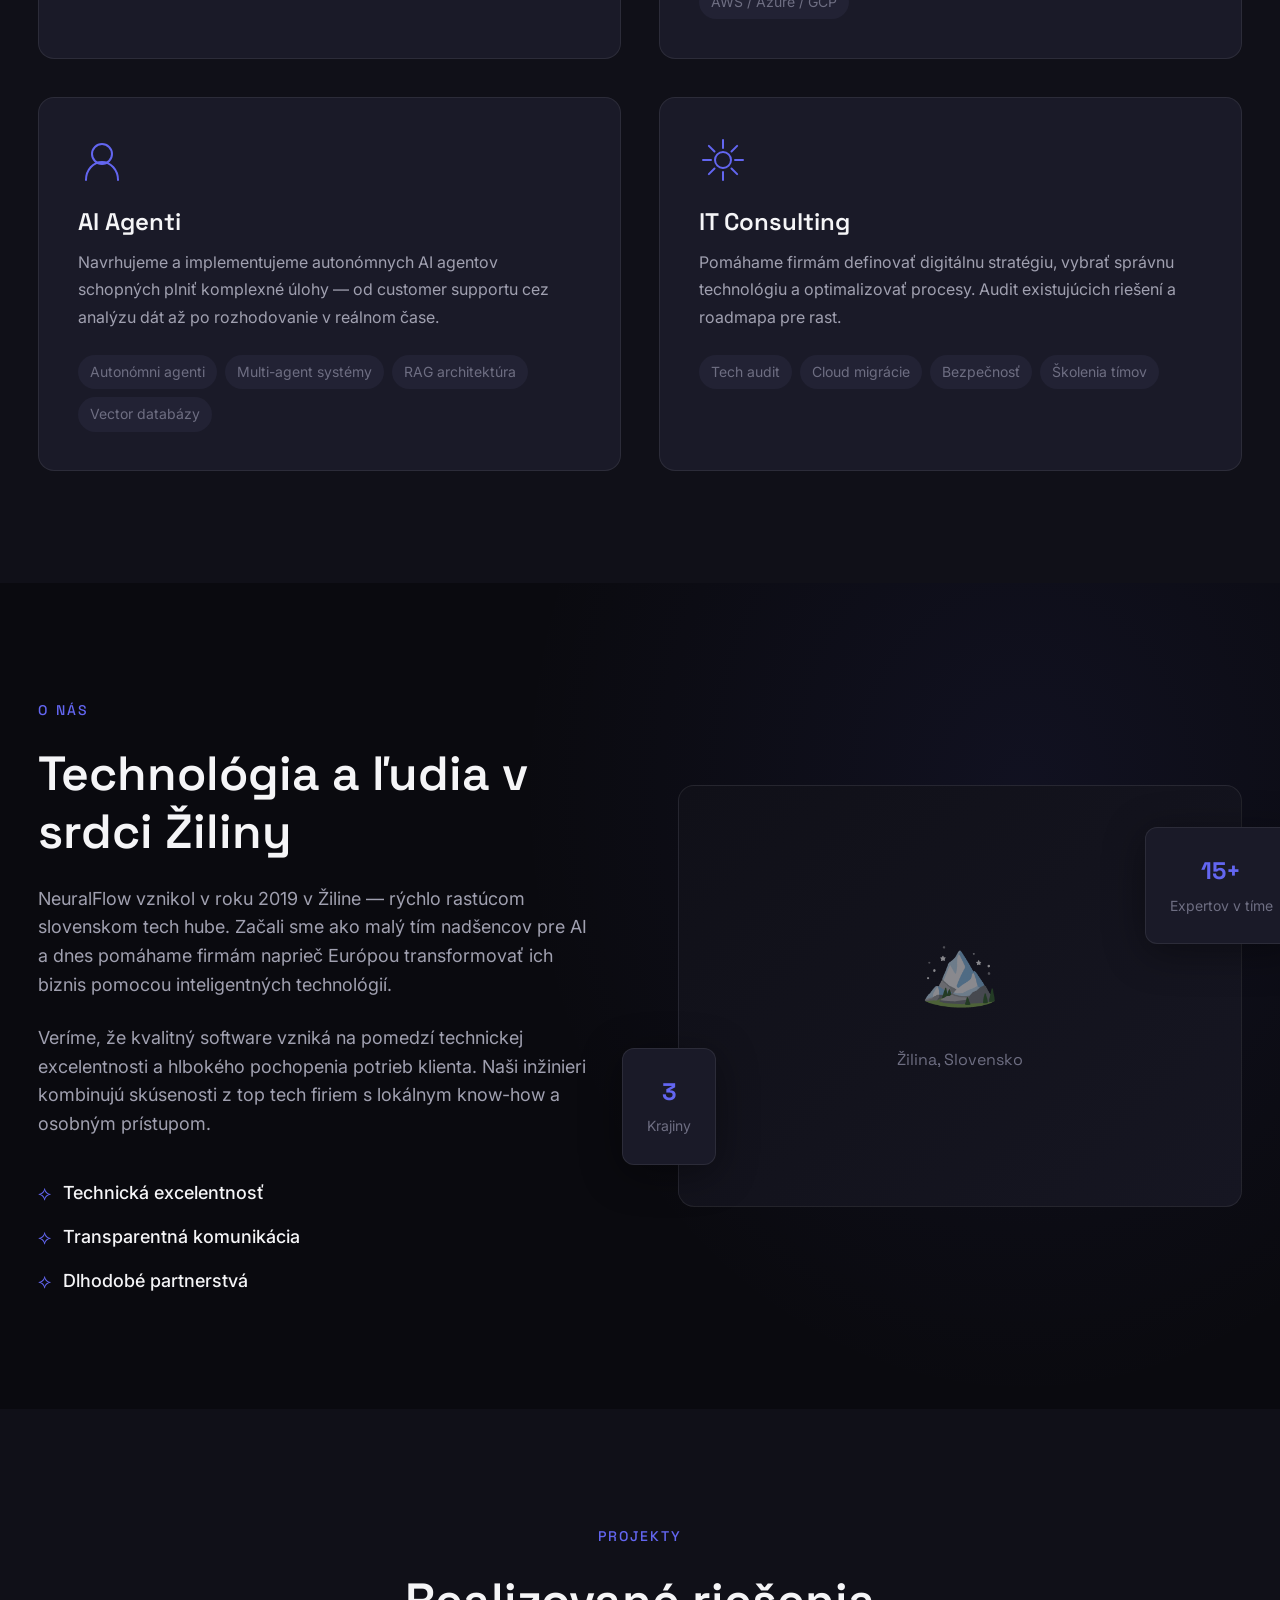
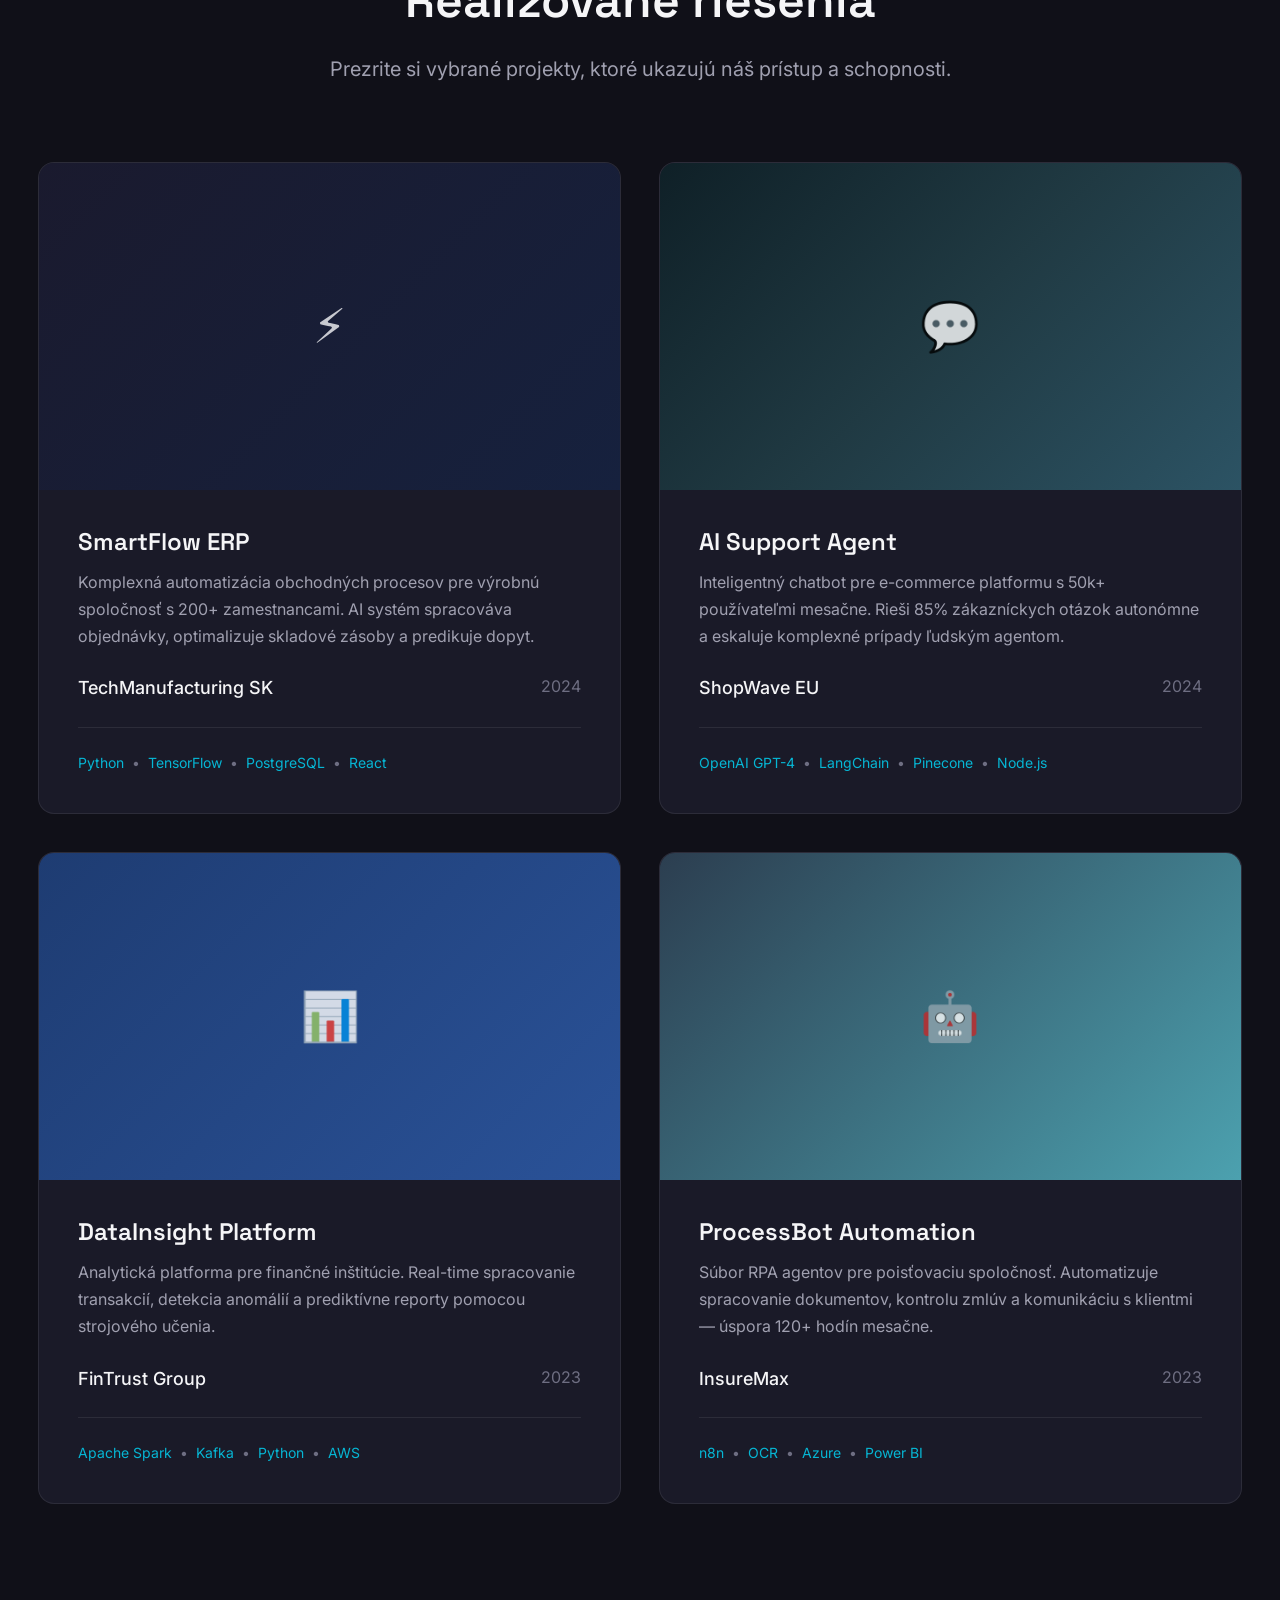
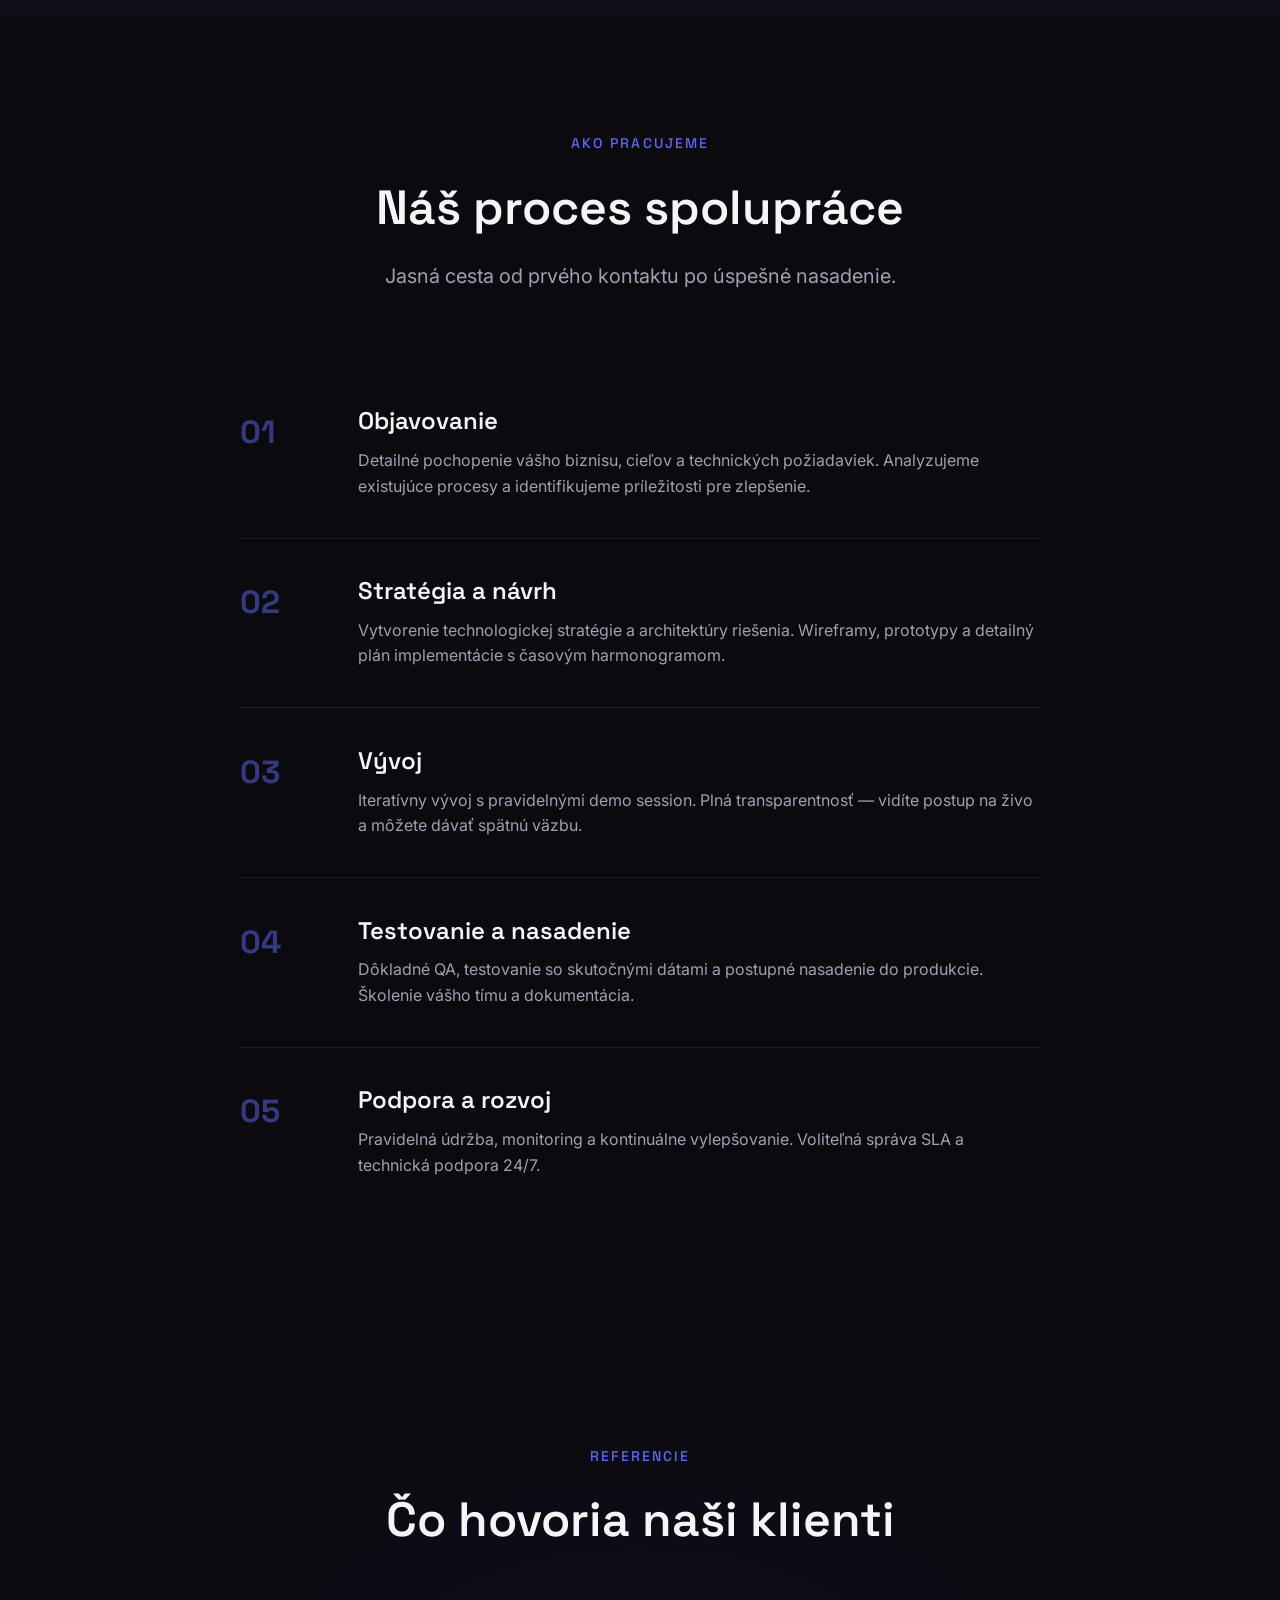
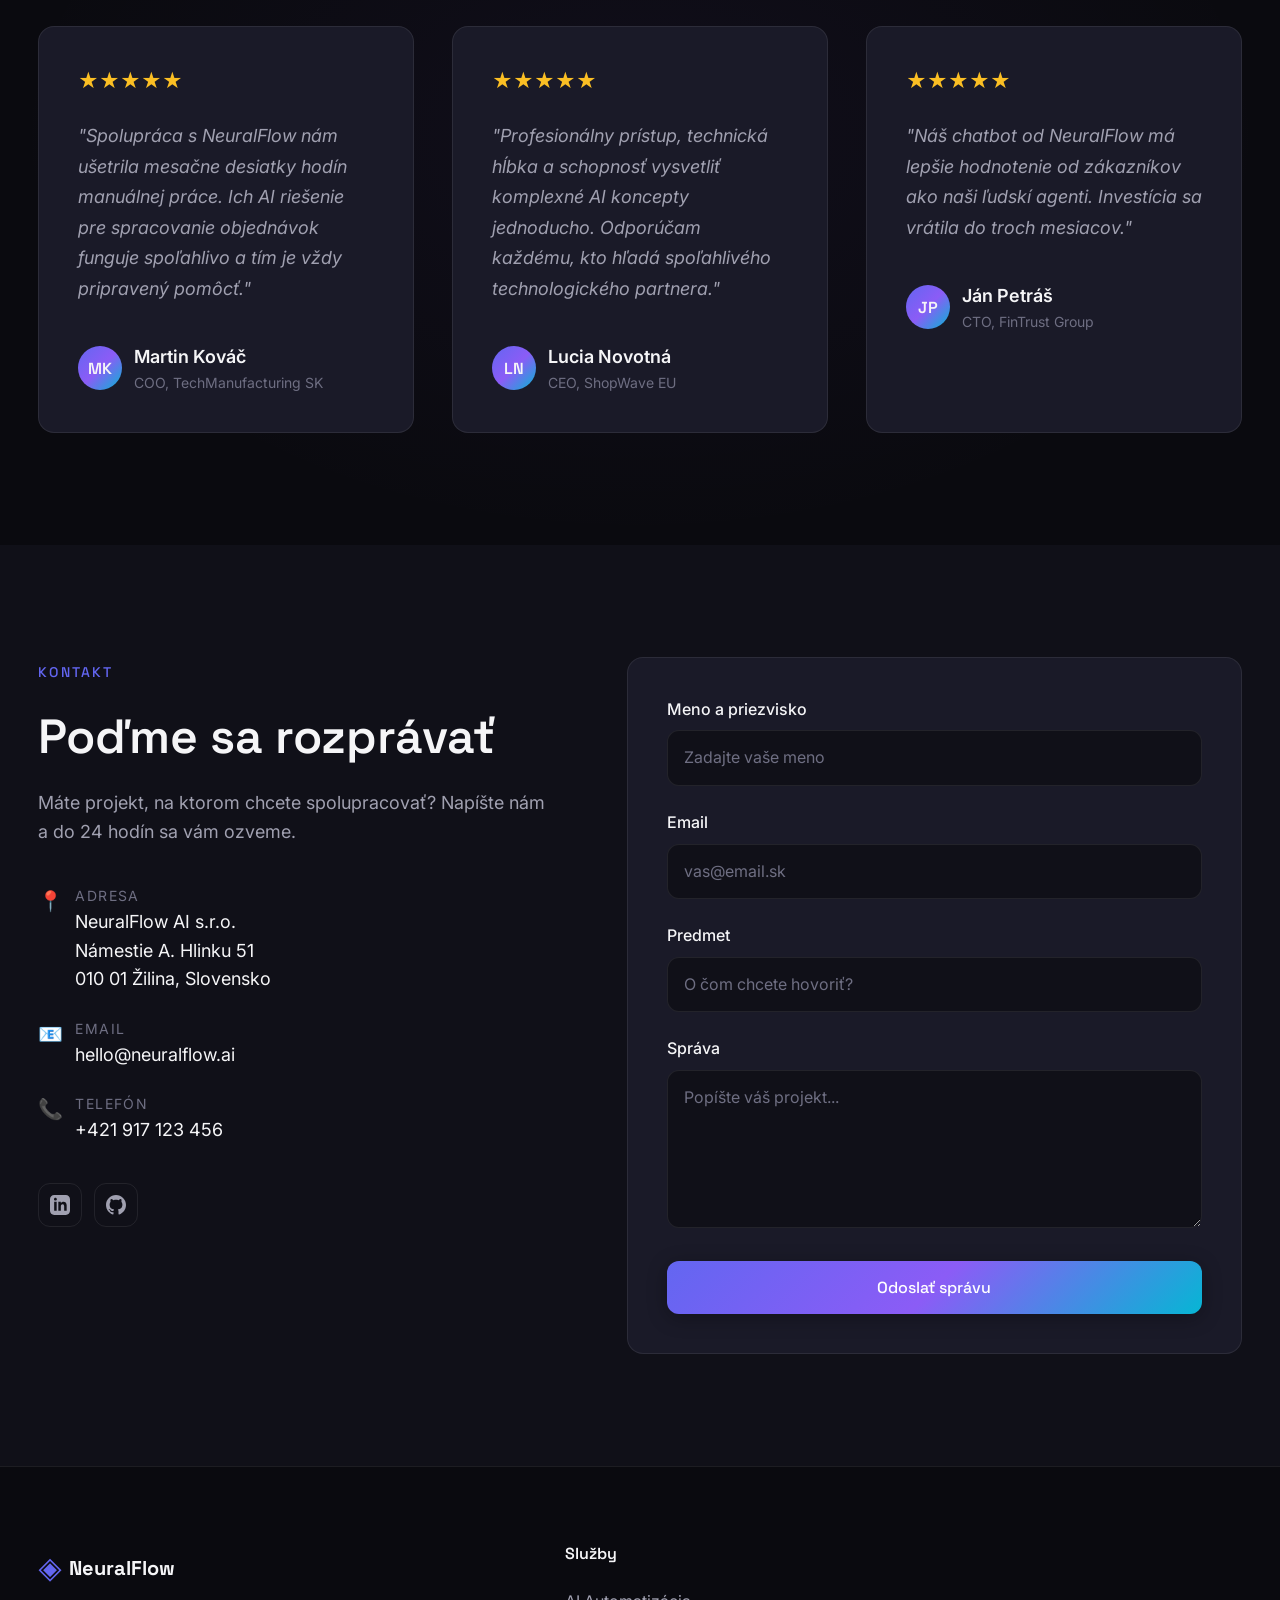
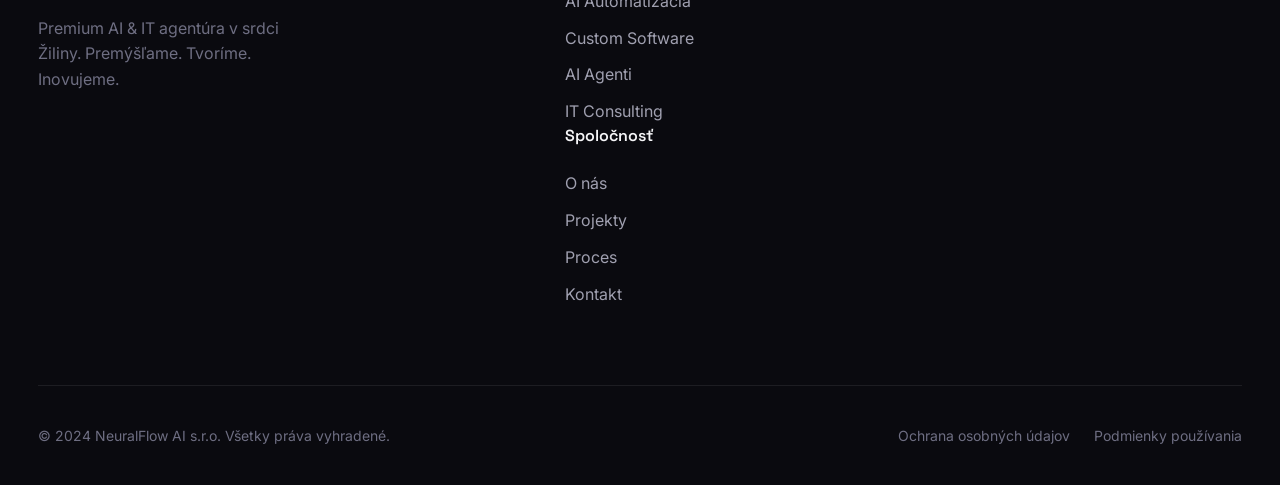
<file: sites/kimi/index.html>
<!DOCTYPE html>
<html lang="sk">
<head>
    <meta charset="UTF-8">
    <meta name="viewport" content="width=device-width, initial-scale=1.0">
    <meta name="description" content="NeuralFlow AI - Premium AI a IT agentúra v Žiline. Špecialisti na automatizáciu, AI agenty, cloudové riešenia a custom software.">
    <title>NeuralFlow AI | Premium AI & IT Agentúra Žilina</title>
    <link rel="preconnect" href="https://fonts.googleapis.com">
    <link rel="preconnect" href="https://fonts.gstatic.com" crossorigin>
    <link href="https://fonts.googleapis.com/css2?family=Inter:wght@300;400;500;600;700&family=Space+Grotesk:wght@500;600;700&display=swap" rel="stylesheet">
    <link rel="stylesheet" href="styles.css">
</head>
<body>
    <!-- Navigation -->
    <header class="header" id="header">
        <div class="container">
            <nav class="nav" role="navigation" aria-label="Hlavná navigácia">
                <a href="#hero" class="logo">
                    <span class="logo-icon">◈</span>
                    <span class="logo-text">NeuralFlow</span>
                </a>
                <button class="nav-toggle" id="navToggle" aria-label="Otvoriť menu" aria-expanded="false">
                    <span></span>
                    <span></span>
                    <span></span>
                </button>
                <ul class="nav-links" id="navLinks">
                    <li><a href="#services" class="nav-link">Služby</a></li>
                    <li><a href="#about" class="nav-link">O nás</a></li>
                    <li><a href="#cases" class="nav-link">Projekty</a></li>
                    <li><a href="#process" class="nav-link">Proces</a></li>
                    <li><a href="#testimonials" class="nav-link">Referencie</a></li>
                    <li><a href="#contact" class="nav-link nav-link--cta">Kontakt</a></li>
                </ul>
            </nav>
        </div>
    </header>

    <!-- Hero Section -->
    <section class="hero" id="hero" aria-label="Úvodná sekcia">
        <canvas id="heroCanvas" class="hero-canvas" aria-hidden="true"></canvas>
        <div class="hero-overlay"></div>
        <div class="container">
            <div class="hero-content">
                <h1 class="hero-title">
                    <span class="hero-title-line">Transformujeme firmy</span>
                    <span class="hero-title-line hero-title-line--accent">umožňujeme budúcnosť</span>
                </h1>
                <p class="hero-subtitle">
                    Premium AI & IT agentúra v Žiline. Pomáhame spoločnostiam rásť
                    prostredníctvom inteligentnej automatizácie, custom AI riešení a špičkovej technológie.
                </p>
                <div class="hero-cta">
                    <a href="#contact" class="btn btn--primary">Začať spoluprácu</a>
                    <a href="#cases" class="btn btn--secondary">Naše projekty</a>
                </div>
                <div class="hero-stats">
                    <div class="hero-stat">
                        <span class="hero-stat-number">50+</span>
                        <span class="hero-stat-label">Dokončených projektov</span>
                    </div>
                    <div class="hero-stat">
                        <span class="hero-stat-number">98%</span>
                        <span class="hero-stat-label">Spokojných klientov</span>
                    </div>
                    <div class="hero-stat">
                        <span class="hero-stat-number">5+</span>
                        <span class="hero-stat-label">Rokov skúseností</span>
                    </div>
                </div>
            </div>
        </div>
        <div class="hero-scroll" aria-hidden="true">
            <span class="hero-scroll-text">Scroll</span>
            <div class="hero-scroll-line"></div>
        </div>
    </section>

    <!-- Services Section -->
    <section class="services section" id="services" aria-labelledby="services-title">
        <div class="container">
            <div class="section-header scroll-reveal">
                <span class="section-label">Naše služby</span>
                <h2 id="services-title" class="section-title">Čo pre vás vieme vytvoriť</h2>
                <p class="section-description">
                    Kombinujeme hlboké technické know-how s pochopením biznisu.
                    Každé riešenie šijeme na mieru vašim potrebám.
                </p>
            </div>
            <div class="services-grid">
                <article class="service-card scroll-reveal">
                    <div class="service-card-icon">
                        <svg viewBox="0 0 48 48" fill="none" xmlns="http://www.w3.org/2000/svg" aria-hidden="true">
                            <path d="M24 4L6 14V34L24 44L42 34V14L24 4Z" stroke="currentColor" stroke-width="2" stroke-linejoin="round"/>
                            <path d="M24 24V44" stroke="currentColor" stroke-width="2" stroke-linecap="round"/>
                            <path d="M24 24L42 14" stroke="currentColor" stroke-width="2" stroke-linecap="round"/>
                            <path d="M24 24L6 14" stroke="currentColor" stroke-width="2" stroke-linecap="round"/>
                            <circle cx="24" cy="24" r="4" fill="currentColor"/>
                        </svg>
                    </div>
                    <h3 class="service-card-title">AI Automatizácia</h3>
                    <p class="service-card-description">
                        Automatizujeme repetitive procesy pomocou LLM modelov a inteligentných workflow.
                        Integrácia OpenAI, Anthropic Claude a open-source modelov priamo do vašich systémov.
                    </p>
                    <ul class="service-card-tech">
                        <li>OpenAI GPT-4</li>
                        <li>Anthropic Claude</li>
                        <li>LangChain</li>
                        <li>n8n / Make</li>
                    </ul>
                </article>
                <article class="service-card scroll-reveal">
                    <div class="service-card-icon">
                        <svg viewBox="0 0 48 48" fill="none" xmlns="http://www.w3.org/2000/svg" aria-hidden="true">
                            <rect x="8" y="8" width="32" height="32" rx="4" stroke="currentColor" stroke-width="2"/>
                            <path d="M16 16H22" stroke="currentColor" stroke-width="2" stroke-linecap="round"/>
                            <path d="M16 24H32" stroke="currentColor" stroke-width="2" stroke-linecap="round"/>
                            <path d="M16 32H28" stroke="currentColor" stroke-width="2" stroke-linecap="round"/>
                        </svg>
                    </div>
                    <h3 class="service-card-title">Custom Software</h3>
                    <p class="service-card-description">
                        Vyvíjame šité na mieru webové a mobilné aplikácie, interné systémy a platformy.
                        Od architektúry cez vývoj až po nasadenie a údržbu.
                    </p>
                    <ul class="service-card-tech">
                        <li>React / Next.js</li>
                        <li>Node.js / Python</li>
                        <li>PostgreSQL / MongoDB</li>
                        <li>AWS / Azure / GCP</li>
                    </ul>
                </article>
                <article class="service-card scroll-reveal">
                    <div class="service-card-icon">
                        <svg viewBox="0 0 48 48" fill="none" xmlns="http://www.w3.org/2000/svg" aria-hidden="true">
                            <circle cx="24" cy="18" r="10" stroke="currentColor" stroke-width="2"/>
                            <path d="M8 44C8 34.0589 15.1634 26 24 26C32.8366 26 40 34.0589 40 44" stroke="currentColor" stroke-width="2" stroke-linecap="round"/>
                        </svg>
                    </div>
                    <h3 class="service-card-title">AI Agenti</h3>
                    <p class="service-card-description">
                        Navrhujeme a implementujeme autonómnych AI agentov schopných plniť komplexné úlohy
                        — od customer supportu cez analýzu dát až po rozhodovanie v reálnom čase.
                    </p>
                    <ul class="service-card-tech">
                        <li>Autonómni agenti</li>
                        <li>Multi-agent systémy</li>
                        <li>RAG architektúra</li>
                        <li>Vector databázy</li>
                    </ul>
                </article>
                <article class="service-card scroll-reveal">
                    <div class="service-card-icon">
                        <svg viewBox="0 0 48 48" fill="none" xmlns="http://www.w3.org/2000/svg" aria-hidden="true">
                            <path d="M24 4V12" stroke="currentColor" stroke-width="2" stroke-linecap="round"/>
                            <path d="M24 36V44" stroke="currentColor" stroke-width="2" stroke-linecap="round"/>
                            <path d="M4 24H12" stroke="currentColor" stroke-width="2" stroke-linecap="round"/>
                            <path d="M36 24H44" stroke="currentColor" stroke-width="2" stroke-linecap="round"/>
                            <path d="M9.85786 9.85786L15.5147 15.5147" stroke="currentColor" stroke-width="2" stroke-linecap="round"/>
                            <path d="M32.4853 32.4853L38.1421 38.1421" stroke="currentColor" stroke-width="2" stroke-linecap="round"/>
                            <path d="M9.85786 38.1421L15.5147 32.4853" stroke="currentColor" stroke-width="2" stroke-linecap="round"/>
                            <path d="M32.4853 15.5147L38.1421 9.85786" stroke="currentColor" stroke-width="2" stroke-linecap="round"/>
                            <circle cx="24" cy="24" r="8" stroke="currentColor" stroke-width="2"/>
                        </svg>
                    </div>
                    <h3 class="service-card-title">IT Consulting</h3>
                    <p class="service-card-description">
                        Pomáhame firmám definovať digitálnu stratégiu, vybrať správnu technológiu
                        a optimalizovať procesy. Audit existujúcich riešení a roadmapa pre rast.
                    </p>
                    <ul class="service-card-tech">
                        <li>Tech audit</li>
                        <li>Cloud migrácie</li>
                        <li>Bezpečnosť</li>
                        <li>Školenia tímov</li>
                    </ul>
                </article>
            </div>
        </div>
    </section>

    <!-- About Section -->
    <section class="about section" id="about" aria-labelledby="about-title">
        <div class="about-bg" aria-hidden="true"></div>
        <div class="container">
            <div class="about-grid">
                <div class="about-content scroll-reveal">
                    <span class="section-label">O nás</span>
                    <h2 id="about-title" class="section-title">Technológia a ľudia v srdci Žiliny</h2>
                    <p class="about-text">
                        NeuralFlow vznikol v roku 2019 v Žiline — rýchlo rastúcom slovenskom tech hube.
                        Začali sme ako malý tím nadšencov pre AI a dnes pomáhame firmám naprieč Európou
                        transformovať ich biznis pomocou inteligentných technológií.
                    </p>
                    <p class="about-text">
                        Veríme, že kvalitný software vzniká na pomedzí technickej excelentnosti a hlbokého
                        pochopenia potrieb klienta. Naši inžinieri kombinujú skúsenosti z top tech firiem
                        s lokálnym know-how a osobným prístupom.
                    </p>
                    <div class="about-values">
                        <div class="about-value">
                            <span class="about-value-icon">⟡</span>
                            <span class="about-value-text">Technická excelentnosť</span>
                        </div>
                        <div class="about-value">
                            <span class="about-value-icon">⟡</span>
                            <span class="about-value-text">Transparentná komunikácia</span>
                        </div>
                        <div class="about-value">
                            <span class="about-value-icon">⟡</span>
                            <span class="about-value-text">Dlhodobé partnerstvá</span>
                        </div>
                    </div>
                </div>
                <div class="about-visual scroll-reveal">
                    <div class="about-image-wrapper">
                        <div class="about-image-placeholder" aria-label="Žilina, Slovensko - miesto sídla agentúry">
                            <span class="about-image-icon">🏔️</span>
                            <span class="about-image-label">Žilina, Slovensko</span>
                        </div>
                        <div class="about-floating-card about-floating-card--1">
                            <span class="floating-number">15+</span>
                            <span class="floating-label">Expertov v tíme</span>
                        </div>
                        <div class="about-floating-card about-floating-card--2">
                            <span class="floating-number">3</span>
                            <span class="floating-label">Krajiny</span>
                        </div>
                    </div>
                </div>
            </div>
        </div>
    </section>

    <!-- Case Studies Section -->
    <section class="cases section" id="cases" aria-labelledby="cases-title">
        <div class="container">
            <div class="section-header scroll-reveal">
                <span class="section-label">Projekty</span>
                <h2 id="cases-title" class="section-title">Realizované riešenia</h2>
                <p class="section-description">
                    Prezrite si vybrané projekty, ktoré ukazujú náš prístup a schopnosti.
                </p>
            </div>
            <div class="cases-grid">
                <article class="case-card scroll-reveal">
                    <div class="case-card-image">
                        <div class="case-card-placeholder" style="background: linear-gradient(135deg, #1a1a2e 0%, #16213e 100%);">
                            <span class="case-card-icon">⚡</span>
                        </div>
                    </div>
                    <div class="case-card-content">
                        <h3 class="case-card-title">SmartFlow ERP</h3>
                        <p class="case-card-description">
                            Komplexná automatizácia obchodných procesov pre výrobnú spoločnosť s 200+ zamestnancami.
                            AI systém spracováva objednávky, optimalizuje skladové zásoby a predikuje dopyt.
                        </p>
                        <div class="case-card-meta">
                            <span class="case-card-client">TechManufacturing SK</span>
                            <span class="case-card-year">2024</span>
                        </div>
                        <ul class="case-card-tech">
                            <li>Python</li>
                            <li>TensorFlow</li>
                            <li>PostgreSQL</li>
                            <li>React</li>
                        </ul>
                    </div>
                </article>
                <article class="case-card scroll-reveal">
                    <div class="case-card-image">
                        <div class="case-card-placeholder" style="background: linear-gradient(135deg, #0f2027 0%, #203a43 50%, #2c5364 100%);">
                            <span class="case-card-icon">💬</span>
                        </div>
                    </div>
                    <div class="case-card-content">
                        <h3 class="case-card-title">AI Support Agent</h3>
                        <p class="case-card-description">
                            Inteligentný chatbot pre e-commerce platformu s 50k+ používateľmi mesačne.
                            Rieši 85% zákazníckych otázok autonómne a eskaluje komplexné prípady ľudským agentom.
                        </p>
                        <div class="case-card-meta">
                            <span class="case-card-client">ShopWave EU</span>
                            <span class="case-card-year">2024</span>
                        </div>
                        <ul class="case-card-tech">
                            <li>OpenAI GPT-4</li>
                            <li>LangChain</li>
                            <li>Pinecone</li>
                            <li>Node.js</li>
                        </ul>
                    </div>
                </article>
                <article class="case-card scroll-reveal">
                    <div class="case-card-image">
                        <div class="case-card-placeholder" style="background: linear-gradient(135deg, #1e3c72 0%, #2a5298 100%);">
                            <span class="case-card-icon">📊</span>
                        </div>
                    </div>
                    <div class="case-card-content">
                        <h3 class="case-card-title">DataInsight Platform</h3>
                        <p class="case-card-description">
                            Analytická platforma pre finančné inštitúcie. Real-time spracovanie transakcií,
                            detekcia anomálií a prediktívne reporty pomocou strojového učenia.
                        </p>
                        <div class="case-card-meta">
                            <span class="case-card-client">FinTrust Group</span>
                            <span class="case-card-year">2023</span>
                        </div>
                        <ul class="case-card-tech">
                            <li>Apache Spark</li>
                            <li>Kafka</li>
                            <li>Python</li>
                            <li>AWS</li>
                        </ul>
                    </div>
                </article>
                <article class="case-card scroll-reveal">
                    <div class="case-card-image">
                        <div class="case-card-placeholder" style="background: linear-gradient(135deg, #2c3e50 0%, #4ca1af 100%);">
                            <span class="case-card-icon">🤖</span>
                        </div>
                    </div>
                    <div class="case-card-content">
                        <h3 class="case-card-title">ProcessBot Automation</h3>
                        <p class="case-card-description">
                            Súbor RPA agentov pre poisťovaciu spoločnosť. Automatizuje spracovanie dokumentov,
                            kontrolu zmlúv a komunikáciu s klientmi — úspora 120+ hodín mesačne.
                        </p>
                        <div class="case-card-meta">
                            <span class="case-card-client">InsureMax</span>
                            <span class="case-card-year">2023</span>
                        </div>
                        <ul class="case-card-tech">
                            <li>n8n</li>
                            <li>OCR</li>
                            <li>Azure</li>
                            <li>Power BI</li>
                        </ul>
                    </div>
                </article>
            </div>
        </div>
    </section>

    <!-- Process Section -->
    <section class="process section" id="process" aria-labelledby="process-title">
        <div class="container">
            <div class="section-header scroll-reveal">
                <span class="section-label">Ako pracujeme</span>
                <h2 id="process-title" class="section-title">Náš proces spolupráce</h2>
                <p class="section-description">
                    Jasná cesta od prvého kontaktu po úspešné nasadenie.
                </p>
            </div>
            <div class="process-timeline">
                <div class="process-step scroll-reveal">
                    <div class="process-step-number">01</div>
                    <div class="process-step-content">
                        <h3 class="process-step-title">Objavovanie</h3>
                        <p class="process-step-description">
                            Detailné pochopenie vášho biznisu, cieľov a technických požiadaviek.
                            Analyzujeme existujúce procesy a identifikujeme príležitosti pre zlepšenie.
                        </p>
                    </div>
                </div>
                <div class="process-step scroll-reveal">
                    <div class="process-step-number">02</div>
                    <div class="process-step-content">
                        <h3 class="process-step-title">Stratégia a návrh</h3>
                        <p class="process-step-description">
                            Vytvorenie technologickej stratégie a architektúry riešenia.
                            Wireframy, prototypy a detailný plán implementácie s časovým harmonogramom.
                        </p>
                    </div>
                </div>
                <div class="process-step scroll-reveal">
                    <div class="process-step-number">03</div>
                    <div class="process-step-content">
                        <h3 class="process-step-title">Vývoj</h3>
                        <p class="process-step-description">
                            Iteratívny vývoj s pravidelnými demo session.
                            Plná transparentnosť — vidíte postup na živo a môžete dávať spätnú väzbu.
                        </p>
                    </div>
                </div>
                <div class="process-step scroll-reveal">
                    <div class="process-step-number">04</div>
                    <div class="process-step-content">
                        <h3 class="process-step-title">Testovanie a nasadenie</h3>
                        <p class="process-step-description">
                            Dôkladné QA, testovanie so skutočnými dátami a postupné nasadenie do produkcie.
                            Školenie vášho tímu a dokumentácia.
                        </p>
                    </div>
                </div>
                <div class="process-step scroll-reveal">
                    <div class="process-step-number">05</div>
                    <div class="process-step-content">
                        <h3 class="process-step-title">Podpora a rozvoj</h3>
                        <p class="process-step-description">
                            Pravidelná údržba, monitoring a kontinuálne vylepšovanie.
                            Voliteľná správa SLA a technická podpora 24/7.
                        </p>
                    </div>
                </div>
            </div>
        </div>
    </section>

    <!-- Testimonials Section -->
    <section class="testimonials section" id="testimonials" aria-labelledby="testimonials-title">
        <div class="testimonials-bg" aria-hidden="true"></div>
        <div class="container">
            <div class="section-header scroll-reveal">
                <span class="section-label">Referencie</span>
                <h2 id="testimonials-title" class="section-title">Čo hovoria naši klienti</h2>
            </div>
            <div class="testimonials-grid">
                <blockquote class="testimonial-card scroll-reveal">
                    <div class="testimonial-stars" aria-label="5 hviezdičiek">
                        ★★★★★
                    </div>
                    <p class="testimonial-text">
                        "Spolupráca s NeuralFlow nám ušetrila mesačne desiatky hodín manuálnej práce.
                        Ich AI riešenie pre spracovanie objednávok funguje spoľahlivo a tím je vždy pripravený pomôcť."
                    </p>
                    <footer class="testimonial-author">
                        <div class="testimonial-avatar" aria-hidden="true">MK</div>
                        <div class="testimonial-info">
                            <cite class="testimonial-name">Martin Kováč</cite>
                            <span class="testimonial-role">COO, TechManufacturing SK</span>
                        </div>
                    </footer>
                </blockquote>
                <blockquote class="testimonial-card scroll-reveal">
                    <div class="testimonial-stars" aria-label="5 hviezdičiek">
                        ★★★★★
                    </div>
                    <p class="testimonial-text">
                        "Profesionálny prístup, technická hĺbka a schopnosť vysvetliť komplexné AI koncepty
                        jednoducho. Odporúčam každému, kto hľadá spoľahlivého technologického partnera."
                    </p>
                    <footer class="testimonial-author">
                        <div class="testimonial-avatar" aria-hidden="true">LN</div>
                        <div class="testimonial-info">
                            <cite class="testimonial-name">Lucia Novotná</cite>
                            <span class="testimonial-role">CEO, ShopWave EU</span>
                        </div>
                    </footer>
                </blockquote>
                <blockquote class="testimonial-card scroll-reveal">
                    <div class="testimonial-stars" aria-label="5 hviezdičiek">
                        ★★★★★
                    </div>
                    <p class="testimonial-text">
                        "Náš chatbot od NeuralFlow má lepšie hodnotenie od zákazníkov ako naši ľudskí agenti.
                        Investícia sa vrátila do troch mesiacov."
                    </p>
                    <footer class="testimonial-author">
                        <div class="testimonial-avatar" aria-hidden="true">JP</div>
                        <div class="testimonial-info">
                            <cite class="testimonial-name">Ján Petráš</cite>
                            <span class="testimonial-role">CTO, FinTrust Group</span>
                        </div>
                    </footer>
                </blockquote>
            </div>
        </div>
    </section>

    <!-- Contact Section -->
    <section class="contact section" id="contact" aria-labelledby="contact-title">
        <div class="container">
            <div class="contact-grid">
                <div class="contact-info scroll-reveal">
                    <span class="section-label">Kontakt</span>
                    <h2 id="contact-title" class="section-title">Poďme sa rozprávať</h2>
                    <p class="contact-description">
                        Máte projekt, na ktorom chcete spolupracovať?
                        Napíšte nám a do 24 hodín sa vám ozveme.
                    </p>
                    <address class="contact-details">
                        <div class="contact-item">
                            <span class="contact-item-icon" aria-hidden="true">📍</span>
                            <div class="contact-item-content">
                                <span class="contact-item-label">Adresa</span>
                                <span class="contact-item-value">NeuralFlow AI s.r.o.<br>Námestie A. Hlinku 51<br>010 01 Žilina, Slovensko</span>
                            </div>
                        </div>
                        <div class="contact-item">
                            <span class="contact-item-icon" aria-hidden="true">📧</span>
                            <div class="contact-item-content">
                                <span class="contact-item-label">Email</span>
                                <a href="mailto:hello@neuralflow.ai" class="contact-item-value">hello@neuralflow.ai</a>
                            </div>
                        </div>
                        <div class="contact-item">
                            <span class="contact-item-icon" aria-hidden="true">📞</span>
                            <div class="contact-item-content">
                                <span class="contact-item-label">Telefón</span>
                                <a href="tel:+421917123456" class="contact-item-value">+421 917 123 456</a>
                            </div>
                        </div>
                    </address>
                    <div class="contact-social">
                        <a href="#" class="contact-social-link" aria-label="LinkedIn">
                            <svg viewBox="0 0 24 24" width="20" height="20" fill="currentColor">
                                <path d="M19 0h-14c-2.761 0-5 2.239-5 5v14c0 2.761 2.239 5 5 5h14c2.762 0 5-2.239 5-5v-14c0-2.761-2.238-5-5-5zm-11 19h-3v-11h3v11zm-1.5-12.268c-.966 0-1.75-.79-1.75-1.764s.784-1.764 1.75-1.764 1.75.79 1.75 1.764-.783 1.764-1.75 1.764zm13.5 12.268h-3v-5.604c0-3.368-4-3.113-4 0v5.604h-3v-11h3v1.765c1.396-2.586 7-2.777 7 2.476v6.759z"/>
                            </svg>
                        </a>
                        <a href="#" class="contact-social-link" aria-label="GitHub">
                            <svg viewBox="0 0 24 24" width="20" height="20" fill="currentColor">
                                <path d="M12 0c-6.626 0-12 5.373-12 12 0 5.302 3.438 9.8 8.207 11.387.599.111.793-.261.793-.577v-2.234c-3.338.726-4.033-1.416-4.033-1.416-.546-1.387-1.333-1.756-1.333-1.756-1.089-.745.083-.729.083-.729 1.205.084 1.839 1.237 1.839 1.237 1.07 1.834 2.807 1.304 3.492.997.107-.775.418-1.305.762-1.604-2.665-.305-5.467-1.334-5.467-5.931 0-1.311.469-2.381 1.236-3.221-.124-.303-.535-1.524.117-3.176 0 0 1.008-.322 3.301 1.23.957-.266 1.983-.399 3.003-.404 1.02.005 2.047.138 3.006.404 2.291-1.552 3.297-1.23 3.297-1.23.653 1.653.242 2.874.118 3.176.77.84 1.235 1.911 1.235 3.221 0 4.609-2.807 5.624-5.479 5.921.43.372.823 1.102.823 2.222v3.293c0 .319.192.694.801.576 4.765-1.589 8.199-6.086 8.199-11.386 0-6.627-5.373-12-12-12z"/>
                            </svg>
                        </a>
                    </div>
                </div>
                <form class="contact-form scroll-reveal" id="contactForm" action="#" method="post" novalidate>
                    <div class="form-group">
                        <label for="name" class="form-label">Meno a priezvisko</label>
                        <input type="text" id="name" name="name" class="form-input" required autocomplete="name" placeholder="Zadajte vaše meno">
                        <span class="form-error" id="nameError"></span>
                    </div>
                    <div class="form-group">
                        <label for="email" class="form-label">Email</label>
                        <input type="email" id="email" name="email" class="form-input" required autocomplete="email" placeholder="vas@email.sk">
                        <span class="form-error" id="emailError"></span>
                    </div>
                    <div class="form-group">
                        <label for="subject" class="form-label">Predmet</label>
                        <input type="text" id="subject" name="subject" class="form-input" required placeholder="O čom chcete hovoriť?">
                        <span class="form-error" id="subjectError"></span>
                    </div>
                    <div class="form-group">
                        <label for="message" class="form-label">Správa</label>
                        <textarea id="message" name="message" class="form-input form-textarea" required rows="5" placeholder="Popíšte váš projekt..."></textarea>
                        <span class="form-error" id="messageError"></span>
                    </div>
                    <button type="submit" class="btn btn--primary btn--full">
                        <span class="btn-text">Odoslať správu</span>
                        <span class="btn-loader" aria-hidden="true"></span>
                    </button>
                    <div class="form-success" id="formSuccess" role="status" aria-live="polite">
                        <span class="form-success-icon">✓</span>
                        <span class="form-success-text">Ďakujeme! Vaša správa bola odoslaná. Budeme vás kontaktovať do 24 hodín.</span>
                    </div>
                </form>
            </div>
        </div>
    </section>

    <!-- Footer -->
    <footer class="footer" role="contentinfo">
        <div class="container">
            <div class="footer-grid">
                <div class="footer-brand">
                    <a href="#hero" class="footer-logo">
                        <span class="logo-icon">◈</span>
                        <span class="logo-text">NeuralFlow</span>
                    </a>
                    <p class="footer-tagline">
                        Premium AI & IT agentúra v srdci Žiliny.
                        Premýšľame. Tvoríme. Inovujeme.
                    </p>
                </div>
                <nav class="footer-nav" aria-label="Footer navigácia">
                    <div class="footer-nav-group">
                        <h3 class="footer-nav-title">Služby</h3>
                        <ul class="footer-nav-list">
                            <li><a href="#services" class="footer-nav-link">AI Automatizácia</a></li>
                            <li><a href="#services" class="footer-nav-link">Custom Software</a></li>
                            <li><a href="#services" class="footer-nav-link">AI Agenti</a></li>
                            <li><a href="#services" class="footer-nav-link">IT Consulting</a></li>
                        </ul>
                    </div>
                    <div class="footer-nav-group">
                        <h3 class="footer-nav-title">Spoločnosť</h3>
                        <ul class="footer-nav-list">
                            <li><a href="#about" class="footer-nav-link">O nás</a></li>
                            <li><a href="#cases" class="footer-nav-link">Projekty</a></li>
                            <li><a href="#process" class="footer-nav-link">Proces</a></li>
                            <li><a href="#contact" class="footer-nav-link">Kontakt</a></li>
                        </ul>
                    </div>
                </nav>
            </div>
            <div class="footer-bottom">
                <p class="footer-copyright">
                    © 2024 NeuralFlow AI s.r.o. Všetky práva vyhradené.
                </p>
                <div class="footer-legal">
                    <a href="#" class="footer-legal-link">Ochrana osobných údajov</a>
                    <a href="#" class="footer-legal-link">Podmienky používania</a>
                </div>
            </div>
        </div>
    </footer>

    <script src="script.js"></script>
</body>
</html>
</file>
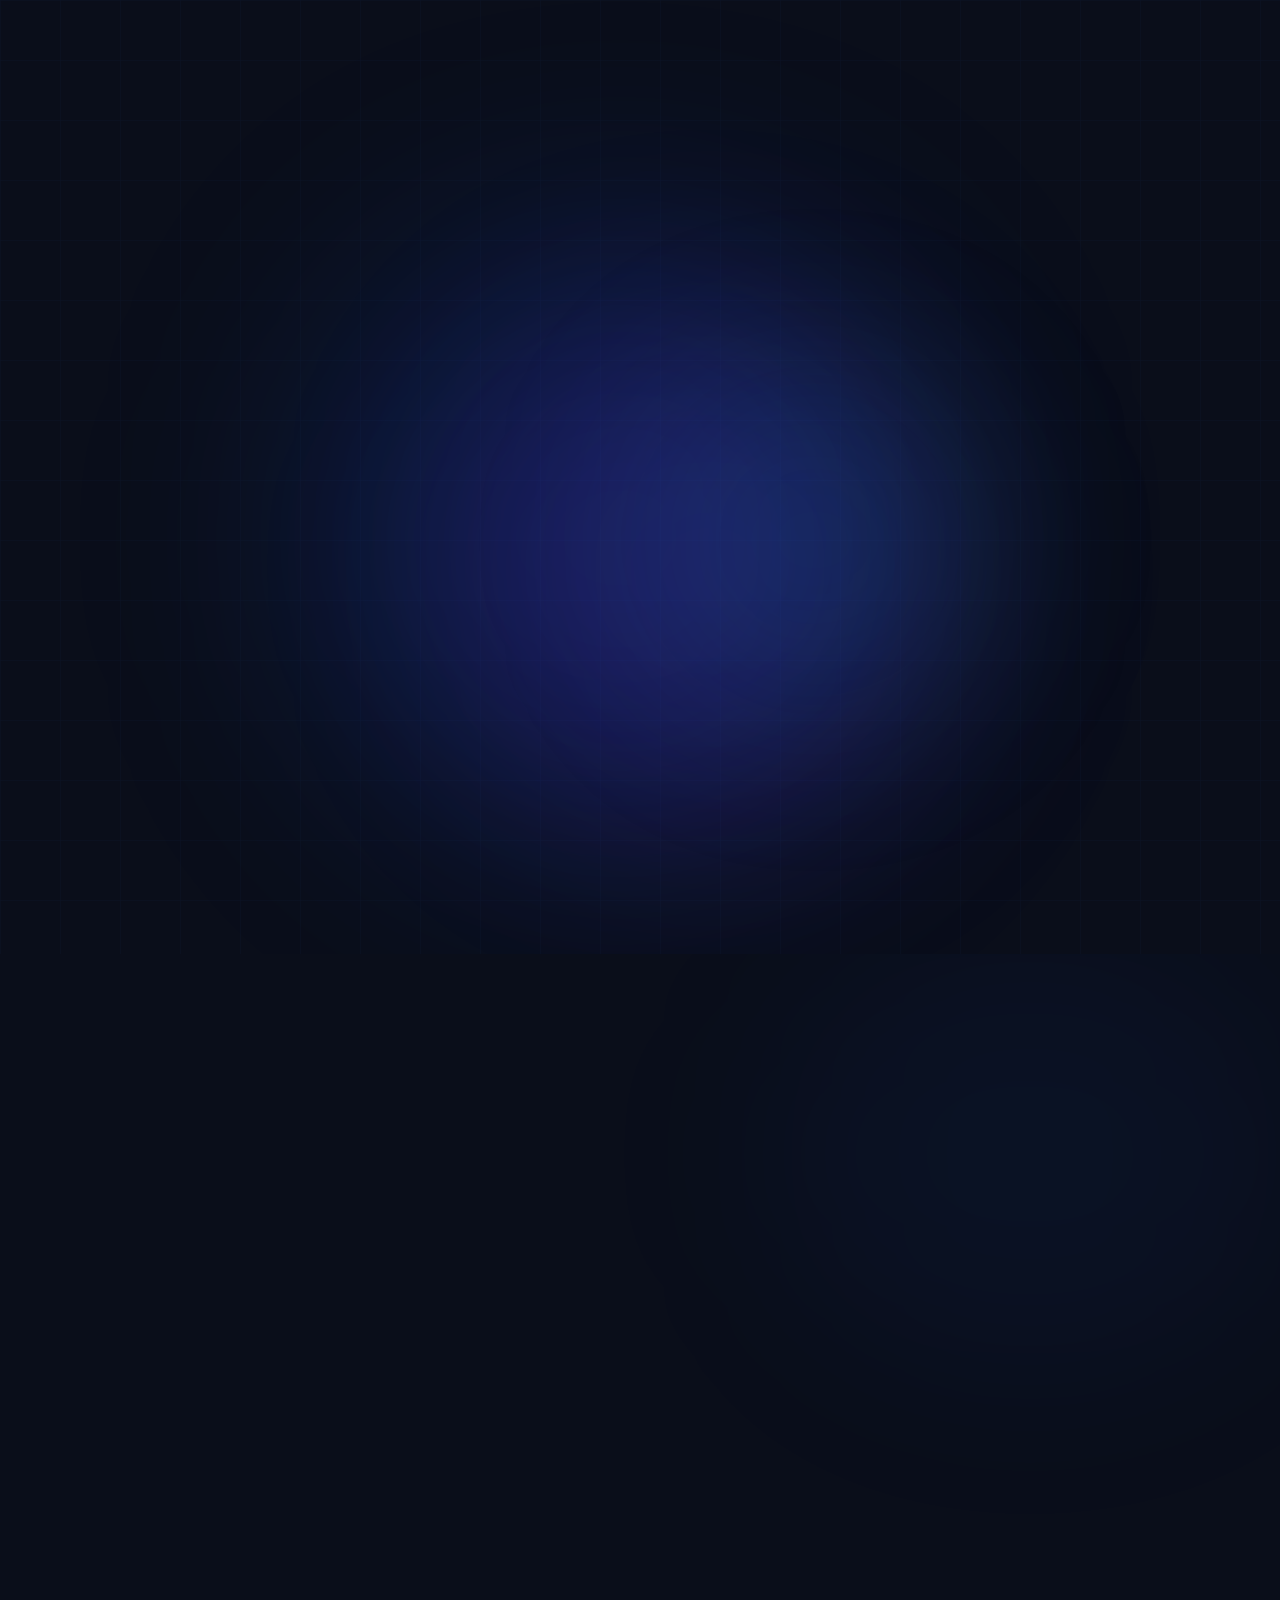
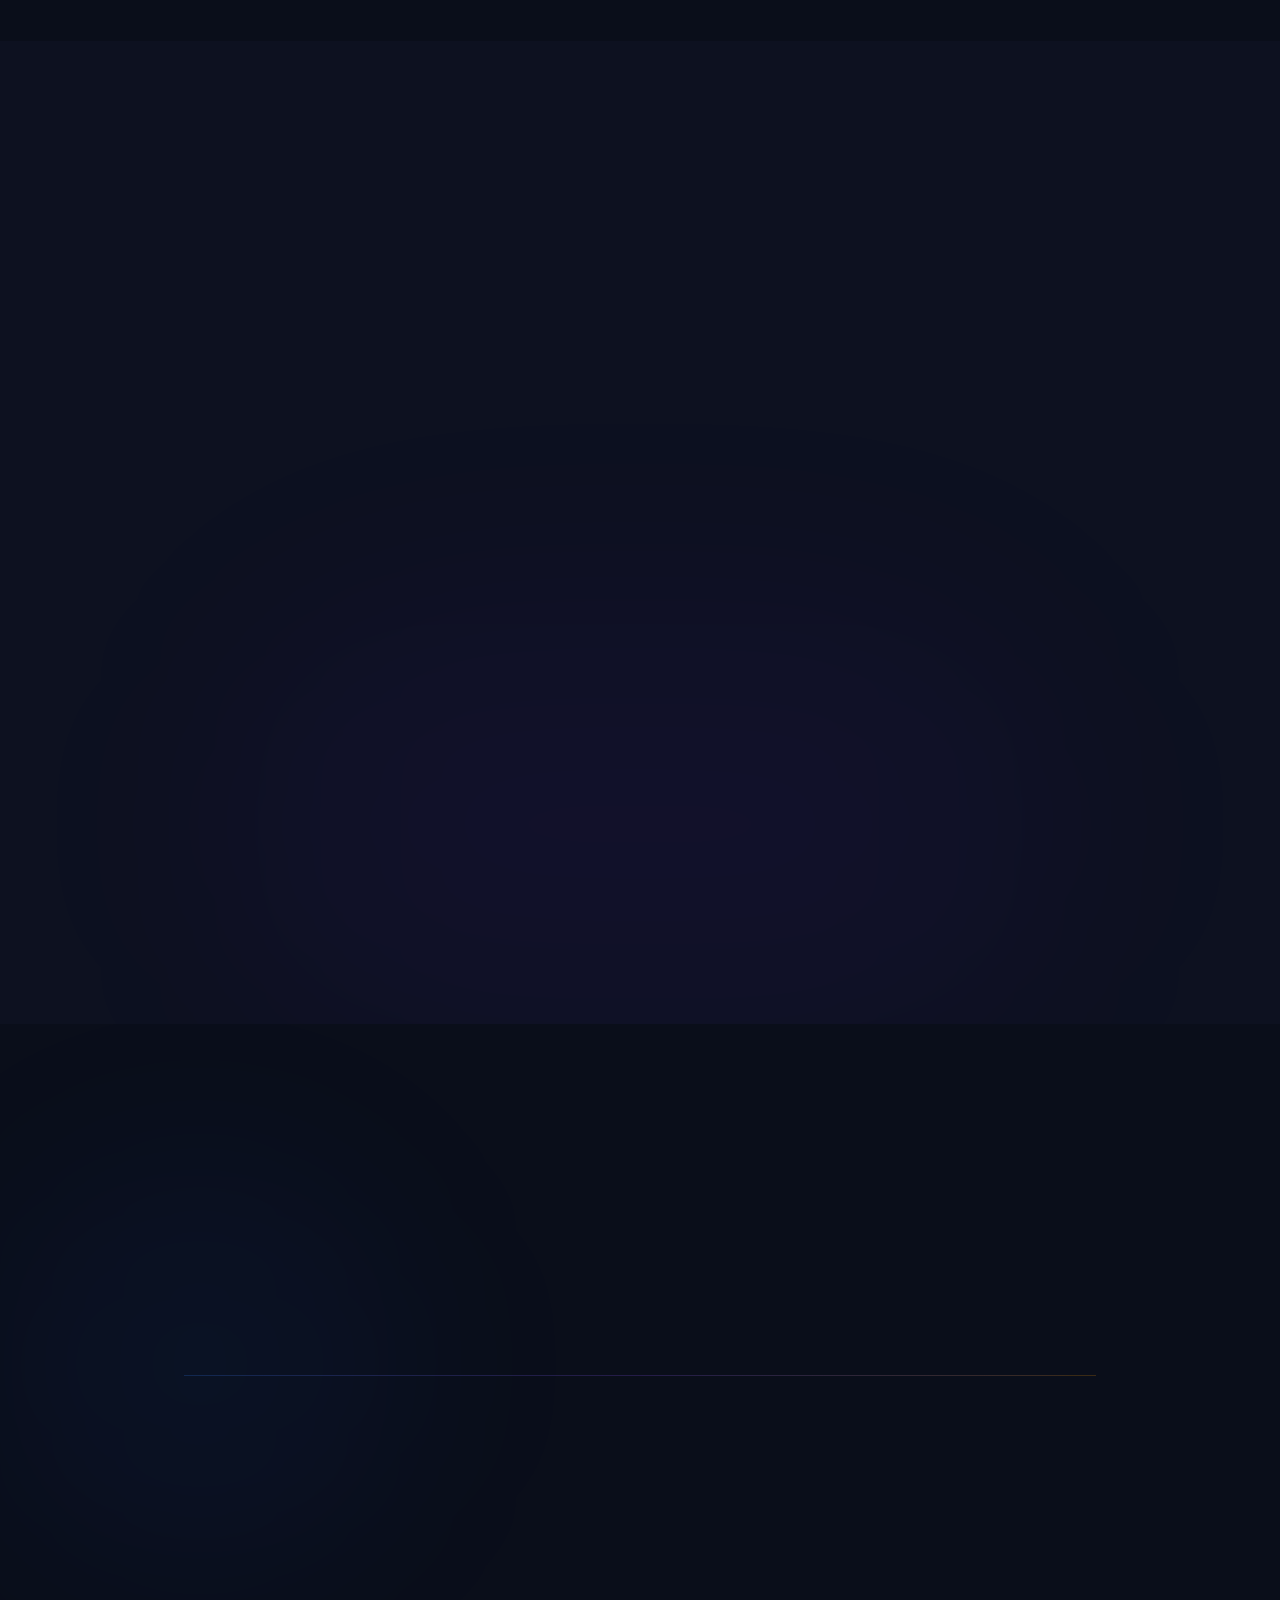
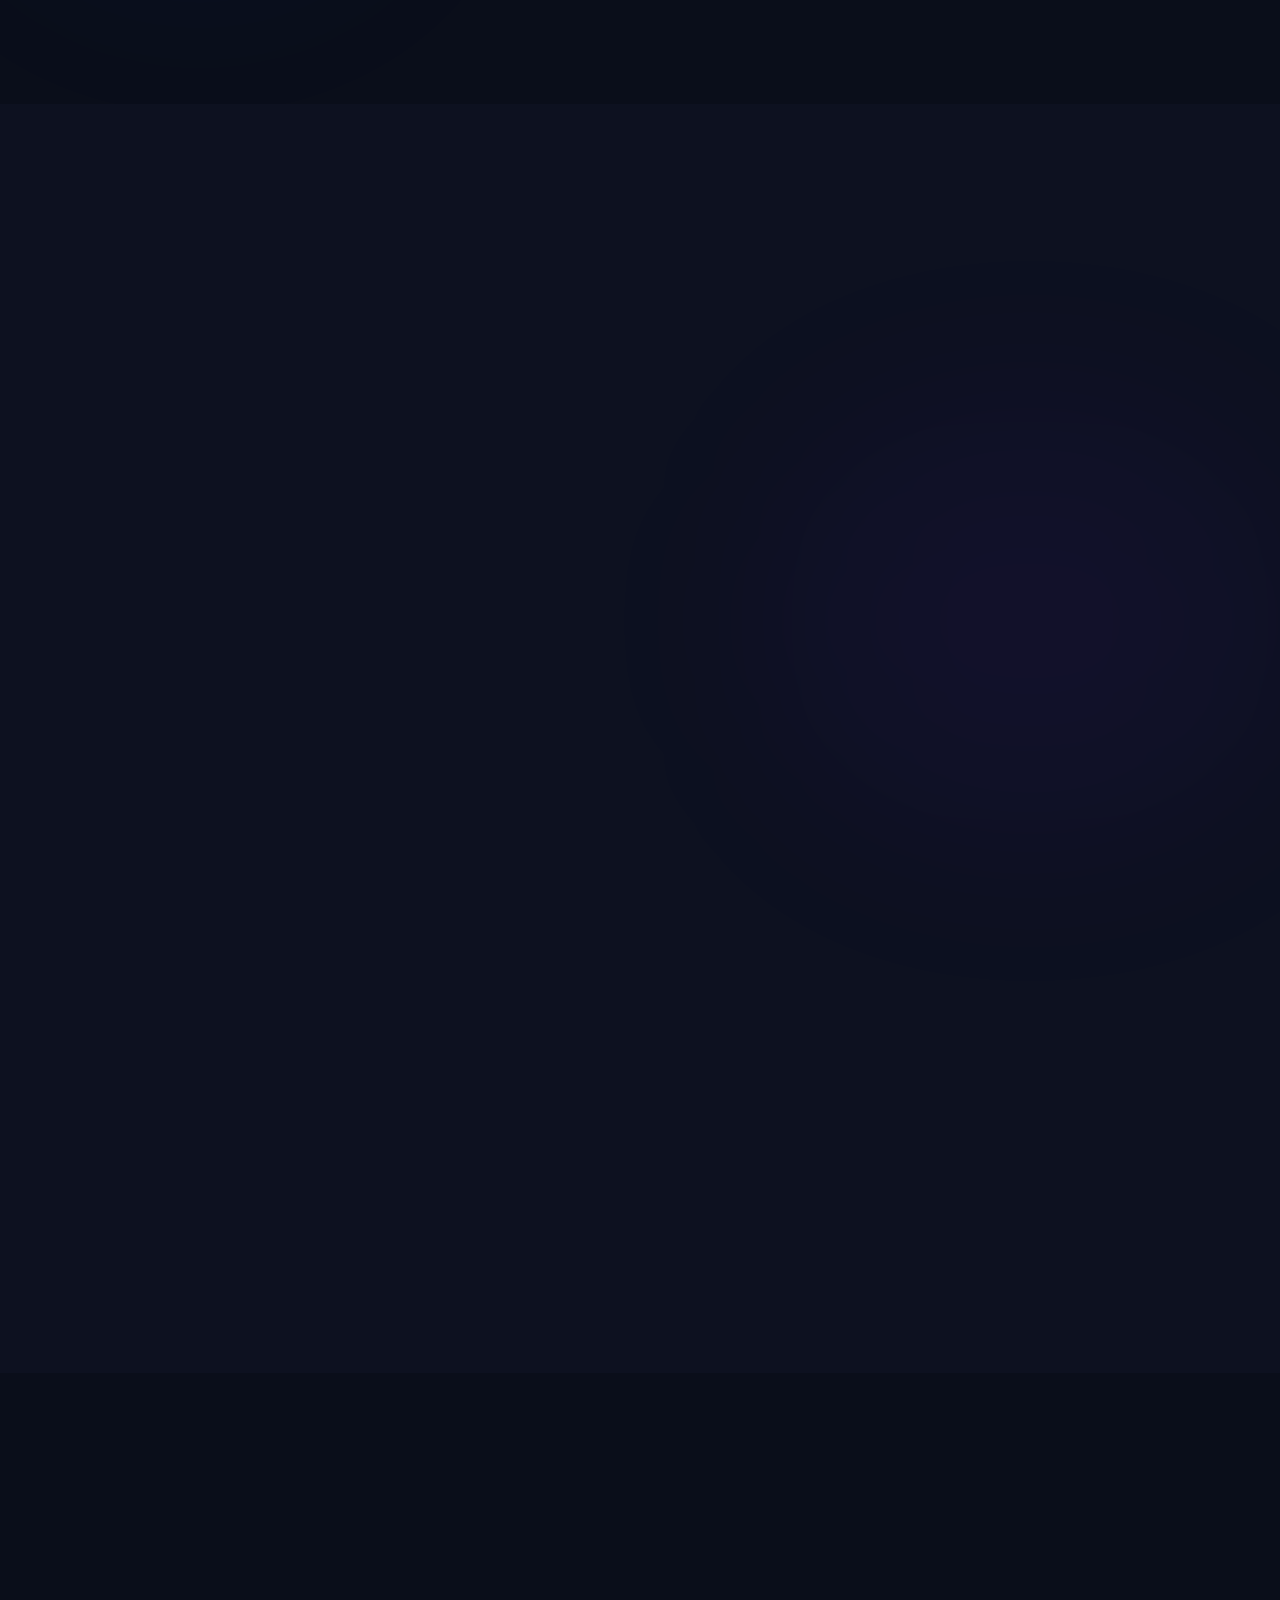
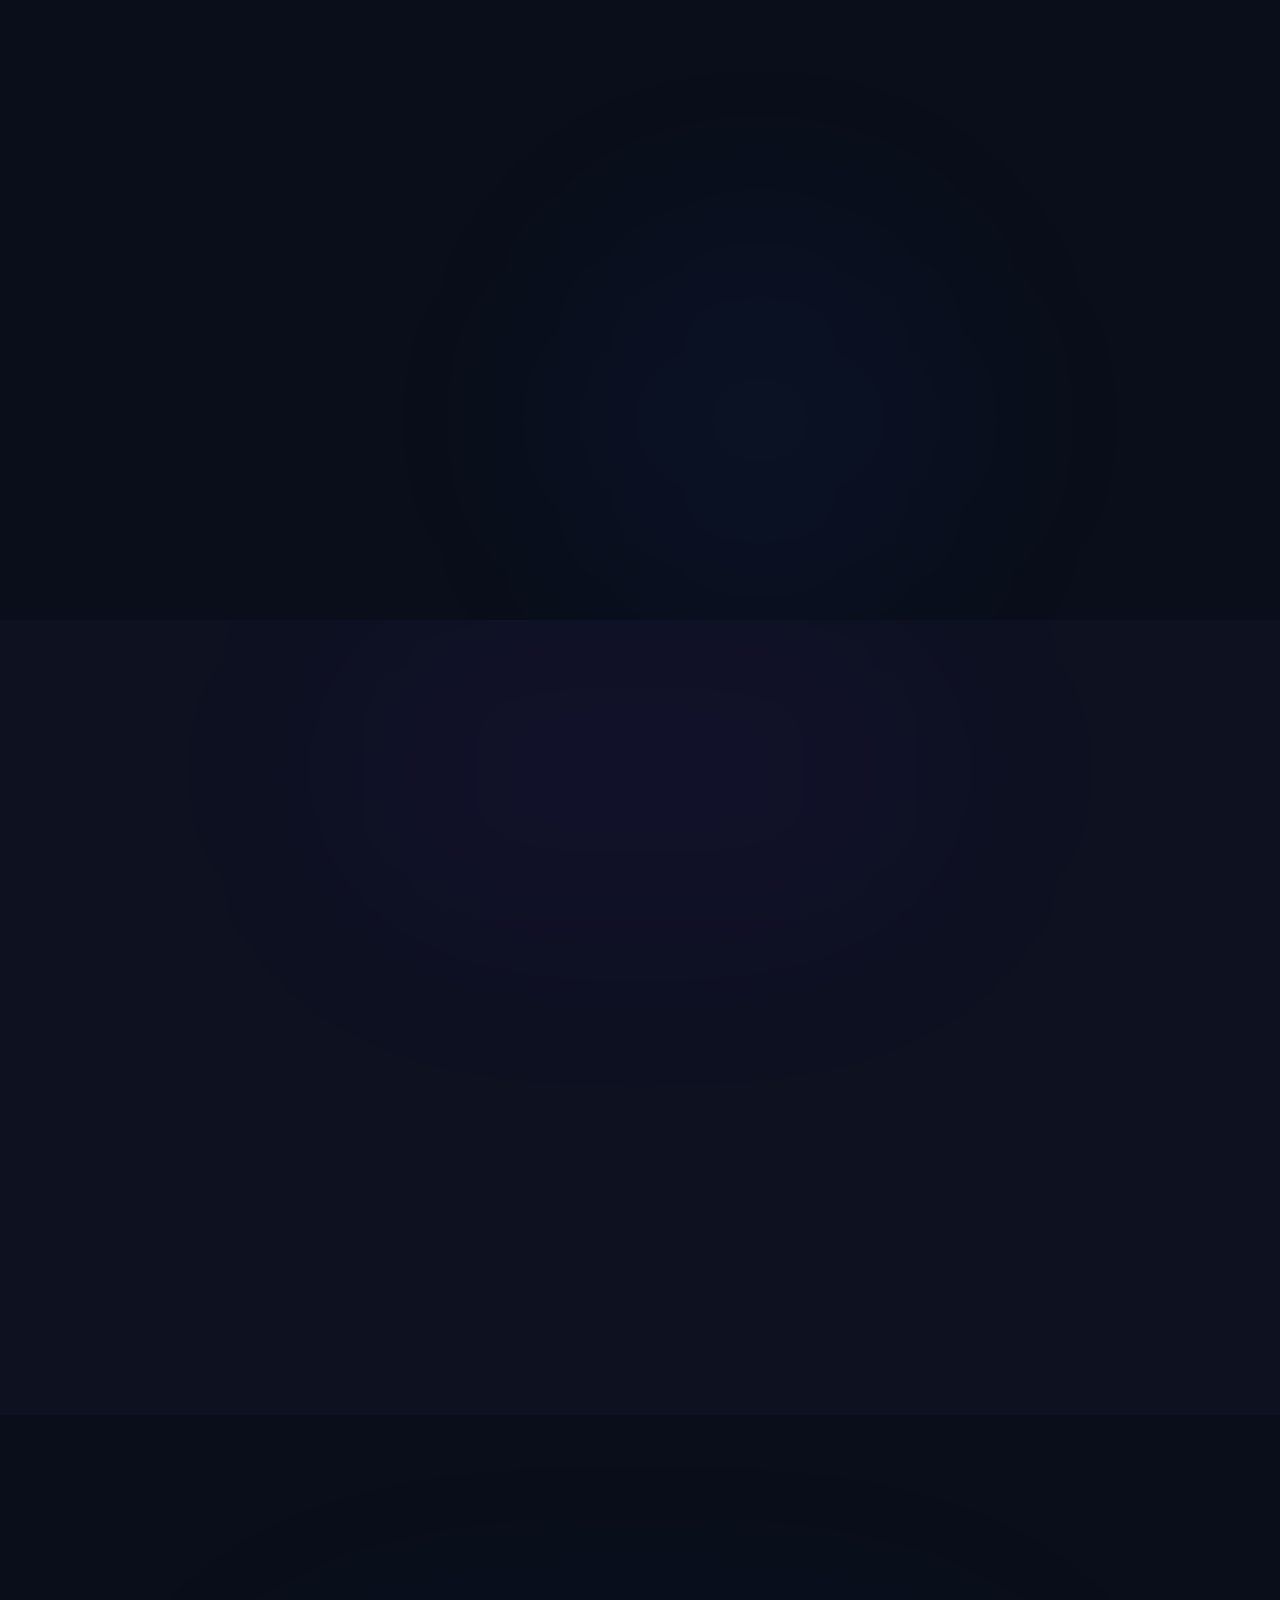
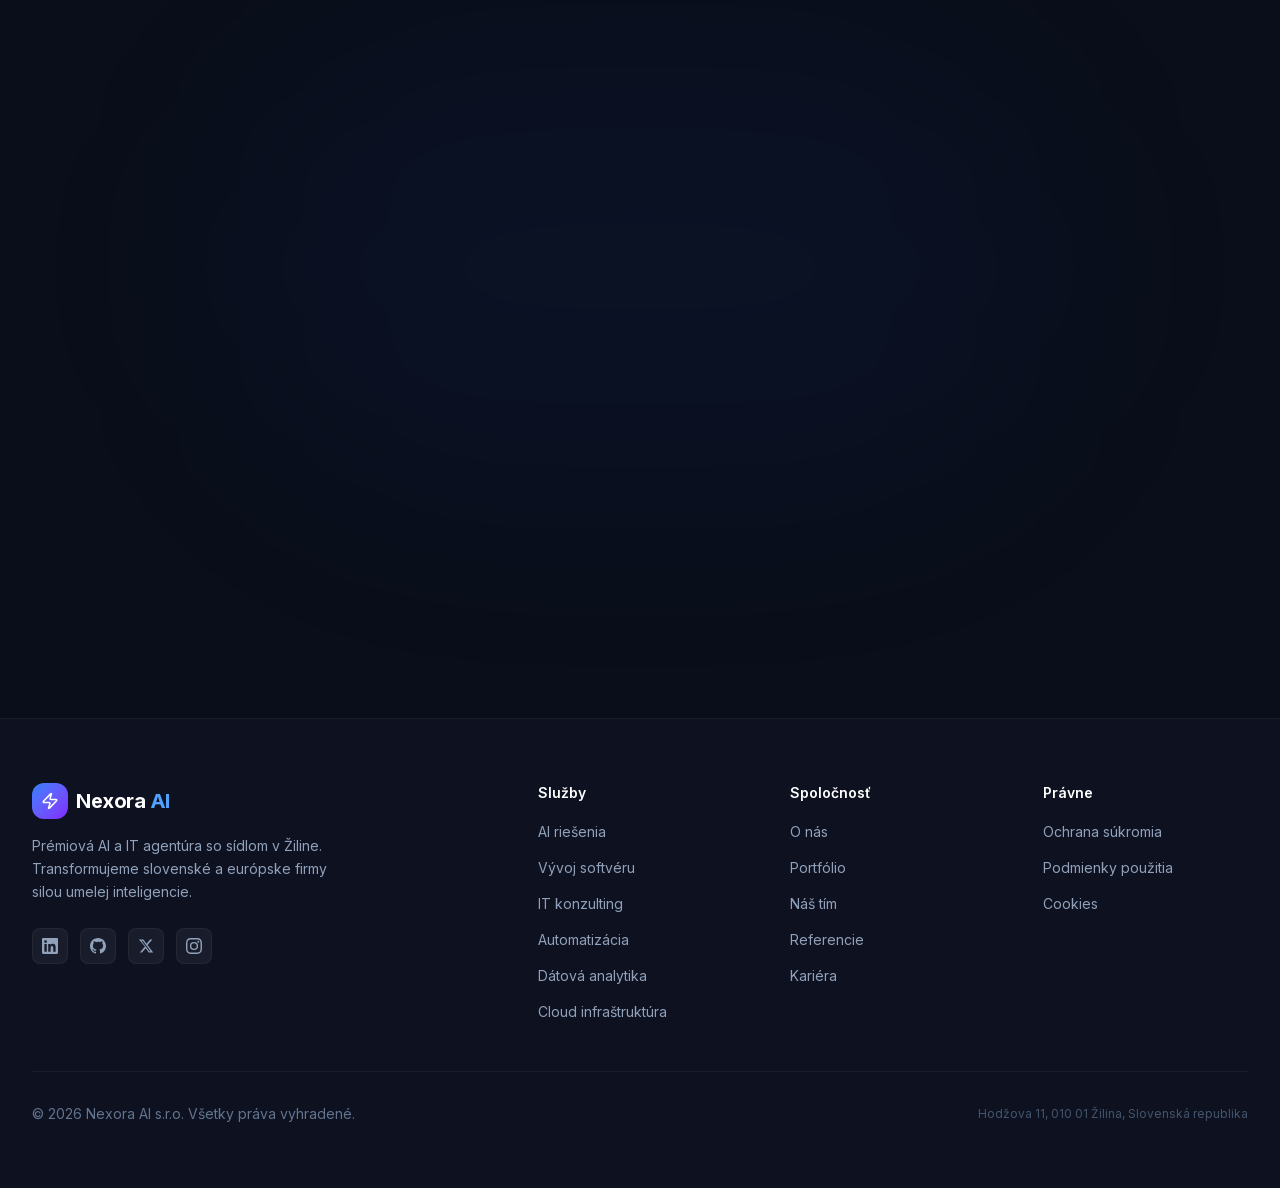
<file: sites/sonnet-original/index.html>
<!DOCTYPE html><html lang="sk" class="inter_c15e96cb-module__0bjUvq__variable"><head><meta charSet="utf-8"/><meta name="viewport" content="width=device-width, initial-scale=1"/><link rel="preload" href="./_next/static/media/83afe278b6a6bb3c-s.p.0q-301v4kxxnr.woff2" as="font" crossorigin="" type="font/woff2"/><link rel="stylesheet" href="./_next/static/chunks/0~3sj-1lo1usd.css" data-precedence="next"/><link rel="preload" as="script" fetchPriority="low" href="./_next/static/chunks/11a85~4j9-wn0.js"/><script src="./_next/static/chunks/03-p8p7~91ob3.js" async=""></script><script src="./_next/static/chunks/0hp37n5~g3xh5.js" async=""></script><script src="./_next/static/chunks/turbopack-0j4-8v8aaq.tt.js" async=""></script><script src="./_next/static/chunks/0d6rrnkryb38f.js" async=""></script><script src="./_next/static/chunks/01mlhvc_noz5y.js" async=""></script><meta name="next-size-adjust" content=""/><title>Nexora AI — Prémiová AI a IT agentúra zo Žiliny</title><meta name="description" content="Nexora AI je prémiová AI a IT agentúra so sídlom v Žiline. Vyvíjame AI riešenia, softvér na mieru, IT konzulting a cloudovú infraštruktúru pre slovenské a európske firmy."/><meta name="author" content="Nexora AI"/><meta name="keywords" content="AI agentúra,IT agentúra,Žilina,umelá inteligencia,vývoj softvéru,IT konzulting,automatizácia,dátová analytika,cloud"/><meta name="creator" content="Nexora AI"/><meta name="publisher" content="Nexora AI"/><meta name="robots" content="index, follow"/><meta property="og:title" content="Nexora AI — Prémiová AI a IT agentúra zo Žiliny"/><meta property="og:description" content="Nexora AI transformuje firmy silou umelej inteligencie. Prémiové AI a IT riešenia zo Žiliny."/><meta property="og:url" content="https://nexora.sk"/><meta property="og:site_name" content="Nexora AI"/><meta property="og:locale" content="sk_SK"/><meta property="og:type" content="website"/><meta name="twitter:card" content="summary_large_image"/><meta name="twitter:title" content="Nexora AI — Prémiová AI a IT agentúra zo Žiliny"/><meta name="twitter:description" content="Nexora AI transformuje firmy silou umelej inteligencie. Prémiové AI a IT riešenia zo Žiliny."/><link rel="icon" href="/favicon.ico?favicon.0x3dzn~oxb6tn.ico" sizes="256x256" type="image/x-icon"/><script src="./_next/static/chunks/03~yq9q893hmn.js" noModule=""></script></head><body class="antialiased"><div hidden=""><!--$--><!--/$--></div><a href="#main-content" class="sr-only focus:not-sr-only focus:absolute focus:top-4 focus:left-4 z-[100] px-4 py-2 bg-blue-600 text-white text-sm rounded-lg">Preskočiť na obsah</a><nav class="fixed top-0 left-0 right-0 z-50 transition-all duration-300 py-5" style="opacity:0;transform:translateY(-100px)"><div class="max-w-7xl mx-auto px-4 sm:px-6 lg:px-8"><div class="flex items-center justify-between"><button class="flex items-center gap-2 group cursor-pointer" aria-label="Nexora AI – späť na úvod"><div class="w-9 h-9 rounded-xl bg-gradient-to-br from-blue-500 to-violet-600 flex items-center justify-center shadow-lg shadow-blue-500/30"><svg xmlns="http://www.w3.org/2000/svg" width="18" height="18" viewBox="0 0 24 24" fill="none" stroke="currentColor" stroke-width="2" stroke-linecap="round" stroke-linejoin="round" class="lucide lucide-zap text-white" aria-hidden="true"><path d="M4 14a1 1 0 0 1-.78-1.63l9.9-10.2a.5.5 0 0 1 .86.46l-1.92 6.02A1 1 0 0 0 13 10h7a1 1 0 0 1 .78 1.63l-9.9 10.2a.5.5 0 0 1-.86-.46l1.92-6.02A1 1 0 0 0 11 14z"></path></svg></div><span class="text-white font-bold text-xl tracking-tight">Nexora<span class="text-blue-400"> AI</span></span></button><div class="hidden md:flex items-center gap-1"><button class="px-3 py-2 rounded-lg text-sm font-medium transition-all duration-200 cursor-pointer text-blue-400 bg-blue-500/10">Domov</button><button class="px-3 py-2 rounded-lg text-sm font-medium transition-all duration-200 cursor-pointer text-slate-400 hover:text-white hover:bg-white/5">O nás</button><button class="px-3 py-2 rounded-lg text-sm font-medium transition-all duration-200 cursor-pointer text-slate-400 hover:text-white hover:bg-white/5">Služby</button><button class="px-3 py-2 rounded-lg text-sm font-medium transition-all duration-200 cursor-pointer text-slate-400 hover:text-white hover:bg-white/5">Postup</button><button class="px-3 py-2 rounded-lg text-sm font-medium transition-all duration-200 cursor-pointer text-slate-400 hover:text-white hover:bg-white/5">Portfólio</button><button class="px-3 py-2 rounded-lg text-sm font-medium transition-all duration-200 cursor-pointer text-slate-400 hover:text-white hover:bg-white/5">Tím</button><button class="px-3 py-2 rounded-lg text-sm font-medium transition-all duration-200 cursor-pointer text-slate-400 hover:text-white hover:bg-white/5">Referencie</button><button class="px-3 py-2 rounded-lg text-sm font-medium transition-all duration-200 cursor-pointer text-slate-400 hover:text-white hover:bg-white/5">Kontakt</button><button class="ml-4 px-5 py-2 rounded-lg bg-gradient-to-r from-blue-600 to-violet-600 hover:from-blue-500 hover:to-violet-500 text-white text-sm font-semibold transition-all duration-200 shadow-lg shadow-blue-500/20 cursor-pointer">Kontaktujte nás</button></div><button class="md:hidden p-2 rounded-lg text-slate-400 hover:text-white hover:bg-white/5 transition-all cursor-pointer" aria-label="Otvoriť menu" aria-expanded="false"><svg xmlns="http://www.w3.org/2000/svg" width="22" height="22" viewBox="0 0 24 24" fill="none" stroke="currentColor" stroke-width="2" stroke-linecap="round" stroke-linejoin="round" class="lucide lucide-menu" aria-hidden="true"><path d="M4 5h16"></path><path d="M4 12h16"></path><path d="M4 19h16"></path></svg></button></div></div></nav><main id="main-content"><section id="hero" class="relative min-h-screen flex items-center overflow-hidden bg-[#0a0e1a]" aria-label="Úvod"><div class="absolute inset-0 overflow-hidden" aria-hidden="true"><div class="absolute top-1/4 left-1/4 w-[600px] h-[600px] rounded-full bg-blue-600/20 blur-[120px]"></div><div class="absolute top-1/3 right-1/4 w-[500px] h-[500px] rounded-full bg-violet-600/15 blur-[100px]"></div><div class="absolute bottom-1/4 left-1/2 w-[350px] h-[350px] rounded-full bg-cyan-500/10 blur-[90px]"></div><div class="absolute inset-0 opacity-5" style="background-image:linear-gradient(rgba(59,130,246,0.5) 1px, transparent 1px), linear-gradient(90deg, rgba(59,130,246,0.5) 1px, transparent 1px);background-size:60px 60px"></div></div><div class="relative z-10 max-w-7xl mx-auto px-4 sm:px-6 lg:px-8 py-32 w-full"><div class="max-w-4xl"><div class="inline-flex items-center gap-2 px-4 py-2 rounded-full bg-blue-500/10 border border-blue-500/20 text-blue-400 text-sm font-medium mb-8" style="opacity:0;transform:translateY(30px)"><svg xmlns="http://www.w3.org/2000/svg" width="14" height="14" viewBox="0 0 24 24" fill="none" stroke="currentColor" stroke-width="2" stroke-linecap="round" stroke-linejoin="round" class="lucide lucide-sparkles" aria-hidden="true"><path d="M11.017 2.814a1 1 0 0 1 1.966 0l1.051 5.558a2 2 0 0 0 1.594 1.594l5.558 1.051a1 1 0 0 1 0 1.966l-5.558 1.051a2 2 0 0 0-1.594 1.594l-1.051 5.558a1 1 0 0 1-1.966 0l-1.051-5.558a2 2 0 0 0-1.594-1.594l-5.558-1.051a1 1 0 0 1 0-1.966l5.558-1.051a2 2 0 0 0 1.594-1.594z"></path><path d="M20 2v4"></path><path d="M22 4h-4"></path><circle cx="4" cy="20" r="2"></circle></svg>Prémiová AI a IT agentúra zo Žiliny</div><h1 class="text-5xl sm:text-6xl lg:text-7xl font-extrabold text-white leading-tight tracking-tight mb-6" style="opacity:0;transform:translateY(40px)">Transformujeme váš<!-- --> <span class="gradient-text">biznis silou</span><br/>umelej inteligencie</h1><p class="text-slate-400 text-lg sm:text-xl leading-relaxed mb-10 max-w-2xl" style="opacity:0;transform:translateY(40px)">Sme tím expertov navrhujúcich a implementujúcich AI riešenia, softvér na mieru a cloudovú infraštruktúru pre firmy, ktoré chcú zostať o krok vpred.</p><div class="flex flex-col sm:flex-row gap-4 mb-20" style="opacity:0;transform:translateY(40px)"><button class="inline-flex items-center justify-center gap-2 px-8 py-4 rounded-xl bg-gradient-to-r from-blue-600 to-violet-600 hover:from-blue-500 hover:to-violet-500 text-white font-semibold text-base shadow-2xl shadow-blue-500/30 transition-all duration-200 cursor-pointer" tabindex="0">Začnite projekt<svg xmlns="http://www.w3.org/2000/svg" width="18" height="18" viewBox="0 0 24 24" fill="none" stroke="currentColor" stroke-width="2" stroke-linecap="round" stroke-linejoin="round" class="lucide lucide-arrow-right" aria-hidden="true"><path d="M5 12h14"></path><path d="m12 5 7 7-7 7"></path></svg></button><button class="inline-flex items-center justify-center gap-2 px-8 py-4 rounded-xl bg-white/5 hover:bg-white/10 border border-white/10 hover:border-white/20 text-white font-semibold text-base transition-all duration-200 cursor-pointer" tabindex="0">Pozrieť portfólio</button></div><div class="flex flex-wrap gap-8" style="opacity:0;transform:translateY(40px)"><div class="text-center sm:text-left"><div class="text-3xl font-extrabold gradient-text">5+</div><div class="text-slate-500 text-sm mt-0.5">rokov skúseností</div></div><div class="text-center sm:text-left"><div class="text-3xl font-extrabold gradient-text">80+</div><div class="text-slate-500 text-sm mt-0.5">dokončených projektov</div></div><div class="text-center sm:text-left"><div class="text-3xl font-extrabold gradient-text">98%</div><div class="text-slate-500 text-sm mt-0.5">spokojnosť klientov</div></div><div class="text-center sm:text-left"><div class="text-3xl font-extrabold gradient-text">12+</div><div class="text-slate-500 text-sm mt-0.5">expertov v tíme</div></div></div></div></div><button class="absolute bottom-10 left-1/2 -translate-x-1/2 flex flex-col items-center gap-2 text-slate-500 hover:text-slate-300 transition-colors cursor-pointer" aria-label="Posúnuť nadol" style="opacity:0"><span class="text-xs tracking-widest uppercase">Zistiť viac</span><div><svg xmlns="http://www.w3.org/2000/svg" width="20" height="20" viewBox="0 0 24 24" fill="none" stroke="currentColor" stroke-width="2" stroke-linecap="round" stroke-linejoin="round" class="lucide lucide-chevron-down" aria-hidden="true"><path d="m6 9 6 6 6-6"></path></svg></div></button></section><section id="about" class="py-28 bg-[#0a0e1a] relative overflow-hidden" aria-labelledby="about-heading"><div class="absolute top-0 right-0 w-[500px] h-[400px] bg-blue-600/5 blur-[100px] rounded-full" aria-hidden="true"></div><div class="max-w-7xl mx-auto px-4 sm:px-6 lg:px-8"><div class="grid grid-cols-1 lg:grid-cols-2 gap-16 items-center"><div><div class="" style="opacity:0;transform:translateY(50px)"><div class="inline-flex items-center gap-2 px-3 py-1 rounded-full bg-blue-500/10 border border-blue-500/20 text-blue-400 text-xs font-semibold uppercase tracking-wider mb-4">O spoločnosti</div><h2 id="about-heading" class="text-4xl sm:text-5xl font-extrabold text-white leading-tight mb-6">Technológia, ktorá<!-- --> <span class="gradient-text">mení pravidlá hry</span></h2><p class="text-slate-400 text-lg leading-relaxed mb-5">Nexora AI vznikla v roku 2019 v srdci Žiliny s jednoduchou víziou: sprístupniť silu umelej inteligencie slovenským a európskym firmám. Za päť rokov sme vyrástli z malého startupového tímu na uznávanú agentúru s viac ako 80 úspešne dodanými projektmi.</p><p class="text-slate-400 text-lg leading-relaxed mb-8">Náš tím tvorí 12 špecializovaných odborníkov na AI, softvérový vývoj a dátovú vedu. Spolupracujeme s firmami od startupov až po korporácie v oblasti financií, výroby, retailu a logistiky.</p><div class="flex items-center gap-2 text-slate-300"><svg xmlns="http://www.w3.org/2000/svg" width="16" height="16" viewBox="0 0 24 24" fill="none" stroke="currentColor" stroke-width="2" stroke-linecap="round" stroke-linejoin="round" class="lucide lucide-map-pin text-blue-400 shrink-0" aria-hidden="true"><path d="M20 10c0 4.993-5.539 10.193-7.399 11.799a1 1 0 0 1-1.202 0C9.539 20.193 4 14.993 4 10a8 8 0 0 1 16 0"></path><circle cx="12" cy="10" r="3"></circle></svg><span class="text-sm">Hodžova 11, 010 01 Žilina, Slovensko</span></div></div></div><div class="grid grid-cols-1 gap-5"><div class="" style="opacity:0;transform:translateY(50px)"><div class="group flex gap-5 p-6 rounded-2xl bg-[#0d1120] border border-white/5 hover:border-blue-500/20 card-hover"><div class="shrink-0 w-12 h-12 rounded-xl bg-gradient-to-br from-blue-600/20 to-violet-600/20 border border-blue-500/20 flex items-center justify-center group-hover:from-blue-600/30 group-hover:to-violet-600/30 transition-all"><svg xmlns="http://www.w3.org/2000/svg" width="22" height="22" viewBox="0 0 24 24" fill="none" stroke="currentColor" stroke-width="2" stroke-linecap="round" stroke-linejoin="round" class="lucide lucide-trending-up text-blue-400" aria-hidden="true"><path d="M16 7h6v6"></path><path d="m22 7-8.5 8.5-5-5L2 17"></path></svg></div><div><h3 class="text-white font-semibold mb-1">Inovácia</h3><p class="text-slate-400 text-sm leading-relaxed">Neustále sledujeme najnovšie trendy v AI a technológiách, aby naše riešenia vždy prekonávali očakávania.</p></div></div></div><div class="" style="opacity:0;transform:translateY(50px)"><div class="group flex gap-5 p-6 rounded-2xl bg-[#0d1120] border border-white/5 hover:border-blue-500/20 card-hover"><div class="shrink-0 w-12 h-12 rounded-xl bg-gradient-to-br from-blue-600/20 to-violet-600/20 border border-blue-500/20 flex items-center justify-center group-hover:from-blue-600/30 group-hover:to-violet-600/30 transition-all"><svg xmlns="http://www.w3.org/2000/svg" width="22" height="22" viewBox="0 0 24 24" fill="none" stroke="currentColor" stroke-width="2" stroke-linecap="round" stroke-linejoin="round" class="lucide lucide-award text-blue-400" aria-hidden="true"><path d="m15.477 12.89 1.515 8.526a.5.5 0 0 1-.81.47l-3.58-2.687a1 1 0 0 0-1.197 0l-3.586 2.686a.5.5 0 0 1-.81-.469l1.514-8.526"></path><circle cx="12" cy="8" r="6"></circle></svg></div><div><h3 class="text-white font-semibold mb-1">Excelentnosť</h3><p class="text-slate-400 text-sm leading-relaxed">Každý projekt realizujeme s maximálnou starostlivosťou o kvalitu — od architektúry až po posledný pixel.</p></div></div></div><div class="" style="opacity:0;transform:translateY(50px)"><div class="group flex gap-5 p-6 rounded-2xl bg-[#0d1120] border border-white/5 hover:border-blue-500/20 card-hover"><div class="shrink-0 w-12 h-12 rounded-xl bg-gradient-to-br from-blue-600/20 to-violet-600/20 border border-blue-500/20 flex items-center justify-center group-hover:from-blue-600/30 group-hover:to-violet-600/30 transition-all"><svg xmlns="http://www.w3.org/2000/svg" width="22" height="22" viewBox="0 0 24 24" fill="none" stroke="currentColor" stroke-width="2" stroke-linecap="round" stroke-linejoin="round" class="lucide lucide-users text-blue-400" aria-hidden="true"><path d="M16 21v-2a4 4 0 0 0-4-4H6a4 4 0 0 0-4 4v2"></path><path d="M16 3.128a4 4 0 0 1 0 7.744"></path><path d="M22 21v-2a4 4 0 0 0-3-3.87"></path><circle cx="9" cy="7" r="4"></circle></svg></div><div><h3 class="text-white font-semibold mb-1">Partnerstvo</h3><p class="text-slate-400 text-sm leading-relaxed">Váš úspech je náš úspech. Budujeme dlhodobé vzťahy postavené na transparentnosti a vzájomnej dôvere.</p></div></div></div></div></div></div></section><section id="services" class="py-28 bg-[#0d1120] relative overflow-hidden" aria-labelledby="services-heading"><div class="absolute bottom-0 left-1/2 -translate-x-1/2 w-[800px] h-[400px] bg-violet-600/5 blur-[120px] rounded-full" aria-hidden="true"></div><div class="max-w-7xl mx-auto px-4 sm:px-6 lg:px-8"><div class="text-center mb-16" style="opacity:0;transform:translateY(50px)"><div class="inline-flex items-center gap-2 px-3 py-1 rounded-full bg-violet-500/10 border border-violet-500/20 text-violet-400 text-xs font-semibold uppercase tracking-wider mb-4">Naše služby</div><h2 id="services-heading" class="text-4xl sm:text-5xl font-extrabold text-white mb-4">Komplexné <span class="gradient-text">AI a IT riešenia</span></h2><p class="text-slate-400 text-lg max-w-2xl mx-auto">Od stratégie cez vývoj až po prevádzku — pokrývame celý technologický hodnotový reťazec vášho podniku.</p></div><div class="grid grid-cols-1 sm:grid-cols-2 lg:grid-cols-3 gap-6"><div class="" style="opacity:0;transform:translateY(50px)"><div class="group h-full p-7 rounded-2xl bg-[#0a0e1a] border border-blue-500/20 hover:border-blue-500/40 card-hover flex flex-col"><div class="w-14 h-14 rounded-2xl bg-gradient-to-br from-blue-600/10 to-cyan-500/10 border border-blue-500/20 flex items-center justify-center mb-5 group-hover:scale-110 transition-transform duration-300"><svg xmlns="http://www.w3.org/2000/svg" width="26" height="26" viewBox="0 0 24 24" fill="none" stroke="currentColor" stroke-width="2" stroke-linecap="round" stroke-linejoin="round" class="lucide lucide-brain text-blue-400" aria-hidden="true"><path d="M12 18V5"></path><path d="M15 13a4.17 4.17 0 0 1-3-4 4.17 4.17 0 0 1-3 4"></path><path d="M17.598 6.5A3 3 0 1 0 12 5a3 3 0 1 0-5.598 1.5"></path><path d="M17.997 5.125a4 4 0 0 1 2.526 5.77"></path><path d="M18 18a4 4 0 0 0 2-7.464"></path><path d="M19.967 17.483A4 4 0 1 1 12 18a4 4 0 1 1-7.967-.517"></path><path d="M6 18a4 4 0 0 1-2-7.464"></path><path d="M6.003 5.125a4 4 0 0 0-2.526 5.77"></path></svg></div><h3 class="text-white font-bold text-lg mb-3">AI riešenia</h3><p class="text-slate-400 text-sm leading-relaxed flex-1">Vyvíjame vlastné AI modely, RAG systémy, jazykové modely a inteligentné agenty prispôsobené presne vašim obchodným potrebám.</p></div></div><div class="" style="opacity:0;transform:translateY(50px)"><div class="group h-full p-7 rounded-2xl bg-[#0a0e1a] border border-violet-500/20 hover:border-violet-500/40 card-hover flex flex-col"><div class="w-14 h-14 rounded-2xl bg-gradient-to-br from-violet-600/10 to-purple-500/10 border border-violet-500/20 flex items-center justify-center mb-5 group-hover:scale-110 transition-transform duration-300"><svg xmlns="http://www.w3.org/2000/svg" width="26" height="26" viewBox="0 0 24 24" fill="none" stroke="currentColor" stroke-width="2" stroke-linecap="round" stroke-linejoin="round" class="lucide lucide-code-xml text-violet-400" aria-hidden="true"><path d="m18 16 4-4-4-4"></path><path d="m6 8-4 4 4 4"></path><path d="m14.5 4-5 16"></path></svg></div><h3 class="text-white font-bold text-lg mb-3">Vývoj softvéru</h3><p class="text-slate-400 text-sm leading-relaxed flex-1">Moderné webové a mobilné aplikácie postavené na Next.js, React, Node.js a ďalších overených technológiách. Škálovateľné od prvého dňa.</p></div></div><div class="" style="opacity:0;transform:translateY(50px)"><div class="group h-full p-7 rounded-2xl bg-[#0a0e1a] border border-amber-500/20 hover:border-amber-500/40 card-hover flex flex-col"><div class="w-14 h-14 rounded-2xl bg-gradient-to-br from-amber-500/10 to-orange-500/10 border border-amber-500/20 flex items-center justify-center mb-5 group-hover:scale-110 transition-transform duration-300"><svg xmlns="http://www.w3.org/2000/svg" width="26" height="26" viewBox="0 0 24 24" fill="none" stroke="currentColor" stroke-width="2" stroke-linecap="round" stroke-linejoin="round" class="lucide lucide-lightbulb text-amber-400" aria-hidden="true"><path d="M15 14c.2-1 .7-1.7 1.5-2.5 1-.9 1.5-2.2 1.5-3.5A6 6 0 0 0 6 8c0 1 .2 2.2 1.5 3.5.7.7 1.3 1.5 1.5 2.5"></path><path d="M9 18h6"></path><path d="M10 22h4"></path></svg></div><h3 class="text-white font-bold text-lg mb-3">IT konzulting</h3><p class="text-slate-400 text-sm leading-relaxed flex-1">Strategické poradenstvo pre digitálnu transformáciu. Analyzujeme vaše procesy a navrhneme optimálnu technologickú stratégiu.</p></div></div><div class="" style="opacity:0;transform:translateY(50px)"><div class="group h-full p-7 rounded-2xl bg-[#0a0e1a] border border-emerald-500/20 hover:border-emerald-500/40 card-hover flex flex-col"><div class="w-14 h-14 rounded-2xl bg-gradient-to-br from-emerald-600/10 to-teal-500/10 border border-emerald-500/20 flex items-center justify-center mb-5 group-hover:scale-110 transition-transform duration-300"><svg xmlns="http://www.w3.org/2000/svg" width="26" height="26" viewBox="0 0 24 24" fill="none" stroke="currentColor" stroke-width="2" stroke-linecap="round" stroke-linejoin="round" class="lucide lucide-workflow text-emerald-400" aria-hidden="true"><rect width="8" height="8" x="3" y="3" rx="2"></rect><path d="M7 11v4a2 2 0 0 0 2 2h4"></path><rect width="8" height="8" x="13" y="13" rx="2"></rect></svg></div><h3 class="text-white font-bold text-lg mb-3">Automatizácia procesov</h3><p class="text-slate-400 text-sm leading-relaxed flex-1">Eliminácia manuálnej práce cez inteligentné RPA, n8n workflow a custom automatizačné riešenia. Ušetrite stovky hodín mesačne.</p></div></div><div class="" style="opacity:0;transform:translateY(50px)"><div class="group h-full p-7 rounded-2xl bg-[#0a0e1a] border border-pink-500/20 hover:border-pink-500/40 card-hover flex flex-col"><div class="w-14 h-14 rounded-2xl bg-gradient-to-br from-pink-600/10 to-rose-500/10 border border-pink-500/20 flex items-center justify-center mb-5 group-hover:scale-110 transition-transform duration-300"><svg xmlns="http://www.w3.org/2000/svg" width="26" height="26" viewBox="0 0 24 24" fill="none" stroke="currentColor" stroke-width="2" stroke-linecap="round" stroke-linejoin="round" class="lucide lucide-chart-column text-pink-400" aria-hidden="true"><path d="M3 3v16a2 2 0 0 0 2 2h16"></path><path d="M18 17V9"></path><path d="M13 17V5"></path><path d="M8 17v-3"></path></svg></div><h3 class="text-white font-bold text-lg mb-3">Dátová analytika</h3><p class="text-slate-400 text-sm leading-relaxed flex-1">Premieňame surové dáta na strategické rozhodnutia. Dashboardy, prediktívne modely a real-time reporting pre váš biznis.</p></div></div><div class="" style="opacity:0;transform:translateY(50px)"><div class="group h-full p-7 rounded-2xl bg-[#0a0e1a] border border-sky-500/20 hover:border-sky-500/40 card-hover flex flex-col"><div class="w-14 h-14 rounded-2xl bg-gradient-to-br from-sky-600/10 to-blue-500/10 border border-sky-500/20 flex items-center justify-center mb-5 group-hover:scale-110 transition-transform duration-300"><svg xmlns="http://www.w3.org/2000/svg" width="26" height="26" viewBox="0 0 24 24" fill="none" stroke="currentColor" stroke-width="2" stroke-linecap="round" stroke-linejoin="round" class="lucide lucide-cloud text-sky-400" aria-hidden="true"><path d="M17.5 19H9a7 7 0 1 1 6.71-9h1.79a4.5 4.5 0 1 1 0 9Z"></path></svg></div><h3 class="text-white font-bold text-lg mb-3">Cloudová infraštruktúra</h3><p class="text-slate-400 text-sm leading-relaxed flex-1">Návrh, migrácia a správa cloudových prostredí na AWS, GCP a Azure. DevOps, CI/CD a bezpečnosť na enterprise úrovni.</p></div></div></div></div></section><section id="process" class="py-28 bg-[#0a0e1a] relative overflow-hidden" aria-labelledby="process-heading"><div class="absolute top-1/2 left-0 w-[400px] h-[400px] bg-blue-600/5 blur-[100px] rounded-full -translate-y-1/2" aria-hidden="true"></div><div class="max-w-7xl mx-auto px-4 sm:px-6 lg:px-8"><div class="text-center mb-16" style="opacity:0;transform:translateY(50px)"><div class="inline-flex items-center gap-2 px-3 py-1 rounded-full bg-blue-500/10 border border-blue-500/20 text-blue-400 text-xs font-semibold uppercase tracking-wider mb-4">Náš postup</div><h2 id="process-heading" class="text-4xl sm:text-5xl font-extrabold text-white mb-4">Ako <span class="gradient-text">pracujeme</span></h2><p class="text-slate-400 text-lg max-w-2xl mx-auto">Štyri jasné kroky od prvého stretnutia po nasadenie a dlhodobú spoluprácu.</p></div><div class="hidden lg:grid grid-cols-4 gap-6 relative"><div class="absolute top-10 left-[12.5%] right-[12.5%] h-px bg-gradient-to-r from-blue-500/20 via-violet-500/20 to-amber-500/20" aria-hidden="true"></div><div class="" style="opacity:0;transform:translateY(50px)"><div class="flex flex-col items-center text-center"><div class="relative z-10 w-20 h-20 rounded-2xl bg-blue-500/10 border border-blue-500/20 flex items-center justify-center mb-6 group-hover:scale-105 transition-all"><svg xmlns="http://www.w3.org/2000/svg" width="30" height="30" viewBox="0 0 24 24" fill="none" stroke="currentColor" stroke-width="2" stroke-linecap="round" stroke-linejoin="round" class="lucide lucide-search text-blue-400" aria-hidden="true"><path d="m21 21-4.34-4.34"></path><circle cx="11" cy="11" r="8"></circle></svg><div class="absolute -top-2 -right-2 w-6 h-6 rounded-full bg-[#0a0e1a] border border-white/10 flex items-center justify-center"><span class="text-[10px] font-bold text-slate-400">01</span></div></div><h3 class="text-white font-bold text-xl mb-3">Analýza</h3><p class="text-slate-400 text-sm leading-relaxed">Dôkladne spoznáme váš biznis, procesy a ciele. Zmapujeme technologické prostredie a identifikujeme príležitosti, kde AI a automatizácia prinesú najväčšiu hodnotu.</p></div></div><div class="" style="opacity:0;transform:translateY(50px)"><div class="flex flex-col items-center text-center"><div class="relative z-10 w-20 h-20 rounded-2xl bg-violet-500/10 border border-violet-500/20 flex items-center justify-center mb-6 group-hover:scale-105 transition-all"><svg xmlns="http://www.w3.org/2000/svg" width="30" height="30" viewBox="0 0 24 24" fill="none" stroke="currentColor" stroke-width="2" stroke-linecap="round" stroke-linejoin="round" class="lucide lucide-lightbulb text-violet-400" aria-hidden="true"><path d="M15 14c.2-1 .7-1.7 1.5-2.5 1-.9 1.5-2.2 1.5-3.5A6 6 0 0 0 6 8c0 1 .2 2.2 1.5 3.5.7.7 1.3 1.5 1.5 2.5"></path><path d="M9 18h6"></path><path d="M10 22h4"></path></svg><div class="absolute -top-2 -right-2 w-6 h-6 rounded-full bg-[#0a0e1a] border border-white/10 flex items-center justify-center"><span class="text-[10px] font-bold text-slate-400">02</span></div></div><h3 class="text-white font-bold text-xl mb-3">Návrh</h3><p class="text-slate-400 text-sm leading-relaxed">Vytvoríme detailný technický návrh riešenia vrátane architektúry, výberu technológií a harmonogramu. Všetko odsúhlasíte skôr, ako napíšeme prvý riadok kódu.</p></div></div><div class="" style="opacity:0;transform:translateY(50px)"><div class="flex flex-col items-center text-center"><div class="relative z-10 w-20 h-20 rounded-2xl bg-emerald-500/10 border border-emerald-500/20 flex items-center justify-center mb-6 group-hover:scale-105 transition-all"><svg xmlns="http://www.w3.org/2000/svg" width="30" height="30" viewBox="0 0 24 24" fill="none" stroke="currentColor" stroke-width="2" stroke-linecap="round" stroke-linejoin="round" class="lucide lucide-rocket text-emerald-400" aria-hidden="true"><path d="M12 15v5s3.03-.55 4-2c1.08-1.62 0-5 0-5"></path><path d="M4.5 16.5c-1.5 1.26-2 5-2 5s3.74-.5 5-2c.71-.84.7-2.13-.09-2.91a2.18 2.18 0 0 0-2.91-.09"></path><path d="M9 12a22 22 0 0 1 2-3.95A12.88 12.88 0 0 1 22 2c0 2.72-.78 7.5-6 11a22.4 22.4 0 0 1-4 2z"></path><path d="M9 12H4s.55-3.03 2-4c1.62-1.08 5 .05 5 .05"></path></svg><div class="absolute -top-2 -right-2 w-6 h-6 rounded-full bg-[#0a0e1a] border border-white/10 flex items-center justify-center"><span class="text-[10px] font-bold text-slate-400">03</span></div></div><h3 class="text-white font-bold text-xl mb-3">Vývoj</h3><p class="text-slate-400 text-sm leading-relaxed">Implementujeme riešenie v agilných šprintoch s pravidelnými demo ukážkami. Priebežná spätná väzba zaručuje, že výsledok presne zodpovedá vašim predstavám.</p></div></div><div class="" style="opacity:0;transform:translateY(50px)"><div class="flex flex-col items-center text-center"><div class="relative z-10 w-20 h-20 rounded-2xl bg-amber-500/10 border border-amber-500/20 flex items-center justify-center mb-6 group-hover:scale-105 transition-all"><svg xmlns="http://www.w3.org/2000/svg" width="30" height="30" viewBox="0 0 24 24" fill="none" stroke="currentColor" stroke-width="2" stroke-linecap="round" stroke-linejoin="round" class="lucide lucide-heart-handshake text-amber-400" aria-hidden="true"><path d="M19.414 14.414C21 12.828 22 11.5 22 9.5a5.5 5.5 0 0 0-9.591-3.676.6.6 0 0 1-.818.001A5.5 5.5 0 0 0 2 9.5c0 2.3 1.5 4 3 5.5l5.535 5.362a2 2 0 0 0 2.879.052 2.12 2.12 0 0 0-.004-3 2.124 2.124 0 1 0 3-3 2.124 2.124 0 0 0 3.004 0 2 2 0 0 0 0-2.828l-1.881-1.882a2.41 2.41 0 0 0-3.409 0l-1.71 1.71a2 2 0 0 1-2.828 0 2 2 0 0 1 0-2.828l2.823-2.762"></path></svg><div class="absolute -top-2 -right-2 w-6 h-6 rounded-full bg-[#0a0e1a] border border-white/10 flex items-center justify-center"><span class="text-[10px] font-bold text-slate-400">04</span></div></div><h3 class="text-white font-bold text-xl mb-3">Podpora</h3><p class="text-slate-400 text-sm leading-relaxed">Po nasadení poskytujeme dlhodobý monitoring, údržbu a optimalizáciu. Sme váš technologický partner, nie len dodávateľ softvéru.</p></div></div></div><div class="lg:hidden flex flex-col gap-6"><div class="" style="opacity:0;transform:translateY(50px)"><div class="flex gap-5 p-6 rounded-2xl bg-[#0d1120] border border-blue-500/20"><div class="shrink-0 w-14 h-14 rounded-xl bg-blue-500/10 border border-blue-500/20 flex items-center justify-center"><svg xmlns="http://www.w3.org/2000/svg" width="24" height="24" viewBox="0 0 24 24" fill="none" stroke="currentColor" stroke-width="2" stroke-linecap="round" stroke-linejoin="round" class="lucide lucide-search text-blue-400" aria-hidden="true"><path d="m21 21-4.34-4.34"></path><circle cx="11" cy="11" r="8"></circle></svg></div><div><div class="flex items-baseline gap-2 mb-1"><span class="text-xs font-bold text-blue-400 opacity-60">01</span><h3 class="text-white font-bold text-lg">Analýza</h3></div><p class="text-slate-400 text-sm leading-relaxed">Dôkladne spoznáme váš biznis, procesy a ciele. Zmapujeme technologické prostredie a identifikujeme príležitosti, kde AI a automatizácia prinesú najväčšiu hodnotu.</p></div></div></div><div class="" style="opacity:0;transform:translateY(50px)"><div class="flex gap-5 p-6 rounded-2xl bg-[#0d1120] border border-violet-500/20"><div class="shrink-0 w-14 h-14 rounded-xl bg-violet-500/10 border border-violet-500/20 flex items-center justify-center"><svg xmlns="http://www.w3.org/2000/svg" width="24" height="24" viewBox="0 0 24 24" fill="none" stroke="currentColor" stroke-width="2" stroke-linecap="round" stroke-linejoin="round" class="lucide lucide-lightbulb text-violet-400" aria-hidden="true"><path d="M15 14c.2-1 .7-1.7 1.5-2.5 1-.9 1.5-2.2 1.5-3.5A6 6 0 0 0 6 8c0 1 .2 2.2 1.5 3.5.7.7 1.3 1.5 1.5 2.5"></path><path d="M9 18h6"></path><path d="M10 22h4"></path></svg></div><div><div class="flex items-baseline gap-2 mb-1"><span class="text-xs font-bold text-violet-400 opacity-60">02</span><h3 class="text-white font-bold text-lg">Návrh</h3></div><p class="text-slate-400 text-sm leading-relaxed">Vytvoríme detailný technický návrh riešenia vrátane architektúry, výberu technológií a harmonogramu. Všetko odsúhlasíte skôr, ako napíšeme prvý riadok kódu.</p></div></div></div><div class="" style="opacity:0;transform:translateY(50px)"><div class="flex gap-5 p-6 rounded-2xl bg-[#0d1120] border border-emerald-500/20"><div class="shrink-0 w-14 h-14 rounded-xl bg-emerald-500/10 border border-emerald-500/20 flex items-center justify-center"><svg xmlns="http://www.w3.org/2000/svg" width="24" height="24" viewBox="0 0 24 24" fill="none" stroke="currentColor" stroke-width="2" stroke-linecap="round" stroke-linejoin="round" class="lucide lucide-rocket text-emerald-400" aria-hidden="true"><path d="M12 15v5s3.03-.55 4-2c1.08-1.62 0-5 0-5"></path><path d="M4.5 16.5c-1.5 1.26-2 5-2 5s3.74-.5 5-2c.71-.84.7-2.13-.09-2.91a2.18 2.18 0 0 0-2.91-.09"></path><path d="M9 12a22 22 0 0 1 2-3.95A12.88 12.88 0 0 1 22 2c0 2.72-.78 7.5-6 11a22.4 22.4 0 0 1-4 2z"></path><path d="M9 12H4s.55-3.03 2-4c1.62-1.08 5 .05 5 .05"></path></svg></div><div><div class="flex items-baseline gap-2 mb-1"><span class="text-xs font-bold text-emerald-400 opacity-60">03</span><h3 class="text-white font-bold text-lg">Vývoj</h3></div><p class="text-slate-400 text-sm leading-relaxed">Implementujeme riešenie v agilných šprintoch s pravidelnými demo ukážkami. Priebežná spätná väzba zaručuje, že výsledok presne zodpovedá vašim predstavám.</p></div></div></div><div class="" style="opacity:0;transform:translateY(50px)"><div class="flex gap-5 p-6 rounded-2xl bg-[#0d1120] border border-amber-500/20"><div class="shrink-0 w-14 h-14 rounded-xl bg-amber-500/10 border border-amber-500/20 flex items-center justify-center"><svg xmlns="http://www.w3.org/2000/svg" width="24" height="24" viewBox="0 0 24 24" fill="none" stroke="currentColor" stroke-width="2" stroke-linecap="round" stroke-linejoin="round" class="lucide lucide-heart-handshake text-amber-400" aria-hidden="true"><path d="M19.414 14.414C21 12.828 22 11.5 22 9.5a5.5 5.5 0 0 0-9.591-3.676.6.6 0 0 1-.818.001A5.5 5.5 0 0 0 2 9.5c0 2.3 1.5 4 3 5.5l5.535 5.362a2 2 0 0 0 2.879.052 2.12 2.12 0 0 0-.004-3 2.124 2.124 0 1 0 3-3 2.124 2.124 0 0 0 3.004 0 2 2 0 0 0 0-2.828l-1.881-1.882a2.41 2.41 0 0 0-3.409 0l-1.71 1.71a2 2 0 0 1-2.828 0 2 2 0 0 1 0-2.828l2.823-2.762"></path></svg></div><div><div class="flex items-baseline gap-2 mb-1"><span class="text-xs font-bold text-amber-400 opacity-60">04</span><h3 class="text-white font-bold text-lg">Podpora</h3></div><p class="text-slate-400 text-sm leading-relaxed">Po nasadení poskytujeme dlhodobý monitoring, údržbu a optimalizáciu. Sme váš technologický partner, nie len dodávateľ softvéru.</p></div></div></div></div></div></section><section id="portfolio" class="py-28 bg-[#0d1120] relative overflow-hidden" aria-labelledby="portfolio-heading"><div class="absolute top-1/4 right-0 w-[500px] h-[400px] bg-violet-600/5 blur-[100px] rounded-full" aria-hidden="true"></div><div class="max-w-7xl mx-auto px-4 sm:px-6 lg:px-8"><div class="text-center mb-16" style="opacity:0;transform:translateY(50px)"><div class="inline-flex items-center gap-2 px-3 py-1 rounded-full bg-emerald-500/10 border border-emerald-500/20 text-emerald-400 text-xs font-semibold uppercase tracking-wider mb-4">Portfólio</div><h2 id="portfolio-heading" class="text-4xl sm:text-5xl font-extrabold text-white mb-4">Projekty, na<!-- --> <span class="gradient-text">ktoré sme hrdí</span></h2><p class="text-slate-400 text-lg max-w-2xl mx-auto">Výber z našich najvýznamnejších realizácií v rôznych odvetviach.</p></div><div class="grid grid-cols-1 md:grid-cols-2 gap-7"><div class="" style="opacity:0;transform:translateY(50px)"><div class="group h-full flex flex-col rounded-2xl bg-[#0a0e1a] border border-white/5 hover:border-white/10 overflow-hidden card-hover"><div class="h-52 bg-gradient-to-br from-blue-900 via-blue-800 to-violet-900 relative overflow-hidden" aria-hidden="true"><div class="absolute inset-0 flex items-center justify-center"><div class="text-white/5 text-[120px] font-black select-none">01</div></div><div class="absolute top-4 right-4 px-3 py-1 rounded-full bg-black/30 backdrop-blur-sm border border-white/10 text-white text-xs font-medium">E-commerce</div><div class="absolute bottom-4 right-4 opacity-0 group-hover:opacity-100 transition-opacity duration-300"><div class="w-10 h-10 rounded-full bg-white/10 backdrop-blur-sm border border-white/20 flex items-center justify-center"><svg xmlns="http://www.w3.org/2000/svg" width="18" height="18" viewBox="0 0 24 24" fill="none" stroke="currentColor" stroke-width="2" stroke-linecap="round" stroke-linejoin="round" class="lucide lucide-arrow-up-right text-white" aria-hidden="true"><path d="M7 7h10v10"></path><path d="M7 17 17 7"></path></svg></div></div></div><div class="flex flex-col flex-1 p-7"><h3 class="text-white font-bold text-xl mb-3">AI chatbot pre e-commerce</h3><p class="text-slate-400 text-sm leading-relaxed flex-1 mb-5">Inteligentný zákaznícky asistent s RAG architektúrou, ktorý zvýšil konverzie o 34 % a znížil zaťaženie podpory o 60 % pre vedúceho slovenského e-shopu.</p><div class="flex flex-wrap gap-2"><span class="px-3 py-1 rounded-full text-xs font-medium border bg-blue-500/10 border-blue-500/20 text-blue-400">AI / LLM</span><span class="px-3 py-1 rounded-full text-xs font-medium border bg-blue-500/10 border-blue-500/20 text-blue-400">RAG</span><span class="px-3 py-1 rounded-full text-xs font-medium border bg-blue-500/10 border-blue-500/20 text-blue-400">Python</span><span class="px-3 py-1 rounded-full text-xs font-medium border bg-blue-500/10 border-blue-500/20 text-blue-400">React</span></div></div></div></div><div class="" style="opacity:0;transform:translateY(50px)"><div class="group h-full flex flex-col rounded-2xl bg-[#0a0e1a] border border-white/5 hover:border-white/10 overflow-hidden card-hover"><div class="h-52 bg-gradient-to-br from-violet-900 via-purple-800 to-indigo-900 relative overflow-hidden" aria-hidden="true"><div class="absolute inset-0 flex items-center justify-center"><div class="text-white/5 text-[120px] font-black select-none">02</div></div><div class="absolute top-4 right-4 px-3 py-1 rounded-full bg-black/30 backdrop-blur-sm border border-white/10 text-white text-xs font-medium">HR Tech</div><div class="absolute bottom-4 right-4 opacity-0 group-hover:opacity-100 transition-opacity duration-300"><div class="w-10 h-10 rounded-full bg-white/10 backdrop-blur-sm border border-white/20 flex items-center justify-center"><svg xmlns="http://www.w3.org/2000/svg" width="18" height="18" viewBox="0 0 24 24" fill="none" stroke="currentColor" stroke-width="2" stroke-linecap="round" stroke-linejoin="round" class="lucide lucide-arrow-up-right text-white" aria-hidden="true"><path d="M7 7h10v10"></path><path d="M7 17 17 7"></path></svg></div></div></div><div class="flex flex-col flex-1 p-7"><h3 class="text-white font-bold text-xl mb-3">Automatizácia HR procesov</h3><p class="text-slate-400 text-sm leading-relaxed flex-1 mb-5">Komplexná platforma na automatizáciu náboru, onboardingu a správy dovoleniek pomocou n8n workflow a vlastného AI skóringového modelu.</p><div class="flex flex-wrap gap-2"><span class="px-3 py-1 rounded-full text-xs font-medium border bg-violet-500/10 border-violet-500/20 text-violet-400">Automatizácia</span><span class="px-3 py-1 rounded-full text-xs font-medium border bg-violet-500/10 border-violet-500/20 text-violet-400">n8n</span><span class="px-3 py-1 rounded-full text-xs font-medium border bg-violet-500/10 border-violet-500/20 text-violet-400">Node.js</span><span class="px-3 py-1 rounded-full text-xs font-medium border bg-violet-500/10 border-violet-500/20 text-violet-400">PostgreSQL</span></div></div></div></div><div class="" style="opacity:0;transform:translateY(50px)"><div class="group h-full flex flex-col rounded-2xl bg-[#0a0e1a] border border-white/5 hover:border-white/10 overflow-hidden card-hover"><div class="h-52 bg-gradient-to-br from-emerald-900 via-teal-800 to-cyan-900 relative overflow-hidden" aria-hidden="true"><div class="absolute inset-0 flex items-center justify-center"><div class="text-white/5 text-[120px] font-black select-none">03</div></div><div class="absolute top-4 right-4 px-3 py-1 rounded-full bg-black/30 backdrop-blur-sm border border-white/10 text-white text-xs font-medium">Výroba / Industry 4.0</div><div class="absolute bottom-4 right-4 opacity-0 group-hover:opacity-100 transition-opacity duration-300"><div class="w-10 h-10 rounded-full bg-white/10 backdrop-blur-sm border border-white/20 flex items-center justify-center"><svg xmlns="http://www.w3.org/2000/svg" width="18" height="18" viewBox="0 0 24 24" fill="none" stroke="currentColor" stroke-width="2" stroke-linecap="round" stroke-linejoin="round" class="lucide lucide-arrow-up-right text-white" aria-hidden="true"><path d="M7 7h10v10"></path><path d="M7 17 17 7"></path></svg></div></div></div><div class="flex flex-col flex-1 p-7"><h3 class="text-white font-bold text-xl mb-3">Prediktívna analytika pre výrobu</h3><p class="text-slate-400 text-sm leading-relaxed flex-1 mb-5">ML model na predikciu porúch strojov s presnosťou 91 %, ktorý umožnil prechod z reaktívnej na prediktívnu údržbu v automobilovom závode.</p><div class="flex flex-wrap gap-2"><span class="px-3 py-1 rounded-full text-xs font-medium border bg-emerald-500/10 border-emerald-500/20 text-emerald-400">Machine Learning</span><span class="px-3 py-1 rounded-full text-xs font-medium border bg-emerald-500/10 border-emerald-500/20 text-emerald-400">Python</span><span class="px-3 py-1 rounded-full text-xs font-medium border bg-emerald-500/10 border-emerald-500/20 text-emerald-400">Grafana</span><span class="px-3 py-1 rounded-full text-xs font-medium border bg-emerald-500/10 border-emerald-500/20 text-emerald-400">MQTT</span></div></div></div></div><div class="" style="opacity:0;transform:translateY(50px)"><div class="group h-full flex flex-col rounded-2xl bg-[#0a0e1a] border border-white/5 hover:border-white/10 overflow-hidden card-hover"><div class="h-52 bg-gradient-to-br from-amber-900 via-orange-800 to-rose-900 relative overflow-hidden" aria-hidden="true"><div class="absolute inset-0 flex items-center justify-center"><div class="text-white/5 text-[120px] font-black select-none">04</div></div><div class="absolute top-4 right-4 px-3 py-1 rounded-full bg-black/30 backdrop-blur-sm border border-white/10 text-white text-xs font-medium">Finančný sektor</div><div class="absolute bottom-4 right-4 opacity-0 group-hover:opacity-100 transition-opacity duration-300"><div class="w-10 h-10 rounded-full bg-white/10 backdrop-blur-sm border border-white/20 flex items-center justify-center"><svg xmlns="http://www.w3.org/2000/svg" width="18" height="18" viewBox="0 0 24 24" fill="none" stroke="currentColor" stroke-width="2" stroke-linecap="round" stroke-linejoin="round" class="lucide lucide-arrow-up-right text-white" aria-hidden="true"><path d="M7 7h10v10"></path><path d="M7 17 17 7"></path></svg></div></div></div><div class="flex flex-col flex-1 p-7"><h3 class="text-white font-bold text-xl mb-3">Cloudová migrácia — FinTech</h3><p class="text-slate-400 text-sm leading-relaxed flex-1 mb-5">Bezpečná migrácia kritickej bankovej infraštruktúry z on-premise na AWS s nulovým výpadkom, ISO 27001 compliance a 40 % úsporou prevádzkových nákladov.</p><div class="flex flex-wrap gap-2"><span class="px-3 py-1 rounded-full text-xs font-medium border bg-amber-500/10 border-amber-500/20 text-amber-400">AWS</span><span class="px-3 py-1 rounded-full text-xs font-medium border bg-amber-500/10 border-amber-500/20 text-amber-400">Terraform</span><span class="px-3 py-1 rounded-full text-xs font-medium border bg-amber-500/10 border-amber-500/20 text-amber-400">Kubernetes</span><span class="px-3 py-1 rounded-full text-xs font-medium border bg-amber-500/10 border-amber-500/20 text-amber-400">Security</span></div></div></div></div></div></div></section><section id="team" class="py-28 bg-[#0a0e1a] relative overflow-hidden" aria-labelledby="team-heading"><div class="absolute bottom-0 right-1/4 w-[400px] h-[400px] bg-blue-600/5 blur-[100px] rounded-full" aria-hidden="true"></div><div class="max-w-7xl mx-auto px-4 sm:px-6 lg:px-8"><div class="text-center mb-16" style="opacity:0;transform:translateY(50px)"><div class="inline-flex items-center gap-2 px-3 py-1 rounded-full bg-violet-500/10 border border-violet-500/20 text-violet-400 text-xs font-semibold uppercase tracking-wider mb-4">Náš tím</div><h2 id="team-heading" class="text-4xl sm:text-5xl font-extrabold text-white mb-4">Ľudia za <span class="gradient-text">Nexora AI</span></h2><p class="text-slate-400 text-lg max-w-2xl mx-auto">Tím expertov s vášňou pre technológie a odhodlaním prinášať výsledky, ktoré robia rozdiel.</p></div><div class="grid grid-cols-1 sm:grid-cols-2 lg:grid-cols-4 gap-6"><div class="" style="opacity:0;transform:translateY(50px)"><div class="group text-center p-7 rounded-2xl bg-[#0d1120] border border-white/5 hover:border-white/10 card-hover flex flex-col items-center"><div class="w-20 h-20 rounded-2xl bg-gradient-to-br from-blue-600 to-violet-600 flex items-center justify-center mb-5 shadow-lg group-hover:scale-105 transition-transform duration-300" aria-hidden="true"><span class="text-2xl font-extrabold text-white">TN</span></div><h3 class="text-white font-bold text-lg mb-1">Tomáš Novák</h3><p class="text-blue-400 text-sm font-medium mb-4">CEO &amp; AI Architect</p><p class="text-slate-400 text-sm leading-relaxed mb-6 flex-1">10 rokov skúseností v oblasti AI a strojového učenia. Predtým vedúci AI tím v českej technologickej spoločnosti.</p><div class="flex items-center gap-3"><a href="#" aria-label="LinkedIn profil — Tomáš Novák" rel="noopener noreferrer" target="_blank" class="w-8 h-8 rounded-lg bg-white/5 hover:bg-blue-500/20 border border-white/5 hover:border-blue-500/30 flex items-center justify-center text-slate-400 hover:text-blue-400 transition-all"><svg viewBox="0 0 24 24" fill="currentColor" class="w-3.5 h-3.5" aria-hidden="true"><path d="M20.447 20.452h-3.554v-5.569c0-1.328-.027-3.037-1.852-3.037-1.853 0-2.136 1.445-2.136 2.939v5.667H9.351V9h3.414v1.561h.046c.477-.9 1.637-1.85 3.37-1.85 3.601 0 4.267 2.37 4.267 5.455v6.286zM5.337 7.433a2.062 2.062 0 01-2.063-2.065 2.064 2.064 0 112.063 2.065zm1.782 13.019H3.555V9h3.564v11.452zM22.225 0H1.771C.792 0 0 .774 0 1.729v20.542C0 23.227.792 24 1.771 24h20.451C23.2 24 24 23.227 24 22.271V1.729C24 .774 23.2 0 22.222 0h.003z"></path></svg></a><a href="#" aria-label="GitHub profil — Tomáš Novák" rel="noopener noreferrer" target="_blank" class="w-8 h-8 rounded-lg bg-white/5 hover:bg-white/10 border border-white/5 hover:border-white/20 flex items-center justify-center text-slate-400 hover:text-white transition-all"><svg viewBox="0 0 24 24" fill="currentColor" class="w-3.5 h-3.5" aria-hidden="true"><path d="M12 0c-6.626 0-12 5.373-12 12 0 5.302 3.438 9.8 8.207 11.387.599.111.793-.261.793-.577v-2.234c-3.338.726-4.033-1.416-4.033-1.416-.546-1.387-1.333-1.756-1.333-1.756-1.089-.745.083-.729.083-.729 1.205.084 1.839 1.237 1.839 1.237 1.07 1.834 2.807 1.304 3.492.997.107-.775.418-1.305.762-1.604-2.665-.305-5.467-1.334-5.467-5.931 0-1.311.469-2.381 1.236-3.221-.124-.303-.535-1.524.117-3.176 0 0 1.008-.322 3.301 1.23A11.509 11.509 0 0112 5.803c1.02.005 2.047.138 3.006.404 2.291-1.552 3.297-1.23 3.297-1.23.653 1.653.242 2.874.118 3.176.77.84 1.235 1.911 1.235 3.221 0 4.609-2.807 5.624-5.479 5.921.43.372.823 1.102.823 2.222v3.293c0 .319.192.694.801.576C20.566 21.797 24 17.3 24 12c0-6.627-5.373-12-12-12z"></path></svg></a></div></div></div><div class="" style="opacity:0;transform:translateY(50px)"><div class="group text-center p-7 rounded-2xl bg-[#0d1120] border border-white/5 hover:border-white/10 card-hover flex flex-col items-center"><div class="w-20 h-20 rounded-2xl bg-gradient-to-br from-violet-600 to-pink-600 flex items-center justify-center mb-5 shadow-lg group-hover:scale-105 transition-transform duration-300" aria-hidden="true"><span class="text-2xl font-extrabold text-white">MK</span></div><h3 class="text-white font-bold text-lg mb-1">Martina Kováčová</h3><p class="text-blue-400 text-sm font-medium mb-4">Lead Software Engineer</p><p class="text-slate-400 text-sm leading-relaxed mb-6 flex-1">Expertka na full-stack vývoj s Next.js a Node.js. Viedla vývoj platforiem pre viac ako 500 000 aktívnych používateľov.</p><div class="flex items-center gap-3"><a href="#" aria-label="LinkedIn profil — Martina Kováčová" rel="noopener noreferrer" target="_blank" class="w-8 h-8 rounded-lg bg-white/5 hover:bg-blue-500/20 border border-white/5 hover:border-blue-500/30 flex items-center justify-center text-slate-400 hover:text-blue-400 transition-all"><svg viewBox="0 0 24 24" fill="currentColor" class="w-3.5 h-3.5" aria-hidden="true"><path d="M20.447 20.452h-3.554v-5.569c0-1.328-.027-3.037-1.852-3.037-1.853 0-2.136 1.445-2.136 2.939v5.667H9.351V9h3.414v1.561h.046c.477-.9 1.637-1.85 3.37-1.85 3.601 0 4.267 2.37 4.267 5.455v6.286zM5.337 7.433a2.062 2.062 0 01-2.063-2.065 2.064 2.064 0 112.063 2.065zm1.782 13.019H3.555V9h3.564v11.452zM22.225 0H1.771C.792 0 0 .774 0 1.729v20.542C0 23.227.792 24 1.771 24h20.451C23.2 24 24 23.227 24 22.271V1.729C24 .774 23.2 0 22.222 0h.003z"></path></svg></a><a href="#" aria-label="GitHub profil — Martina Kováčová" rel="noopener noreferrer" target="_blank" class="w-8 h-8 rounded-lg bg-white/5 hover:bg-white/10 border border-white/5 hover:border-white/20 flex items-center justify-center text-slate-400 hover:text-white transition-all"><svg viewBox="0 0 24 24" fill="currentColor" class="w-3.5 h-3.5" aria-hidden="true"><path d="M12 0c-6.626 0-12 5.373-12 12 0 5.302 3.438 9.8 8.207 11.387.599.111.793-.261.793-.577v-2.234c-3.338.726-4.033-1.416-4.033-1.416-.546-1.387-1.333-1.756-1.333-1.756-1.089-.745.083-.729.083-.729 1.205.084 1.839 1.237 1.839 1.237 1.07 1.834 2.807 1.304 3.492.997.107-.775.418-1.305.762-1.604-2.665-.305-5.467-1.334-5.467-5.931 0-1.311.469-2.381 1.236-3.221-.124-.303-.535-1.524.117-3.176 0 0 1.008-.322 3.301 1.23A11.509 11.509 0 0112 5.803c1.02.005 2.047.138 3.006.404 2.291-1.552 3.297-1.23 3.297-1.23.653 1.653.242 2.874.118 3.176.77.84 1.235 1.911 1.235 3.221 0 4.609-2.807 5.624-5.479 5.921.43.372.823 1.102.823 2.222v3.293c0 .319.192.694.801.576C20.566 21.797 24 17.3 24 12c0-6.627-5.373-12-12-12z"></path></svg></a></div></div></div><div class="" style="opacity:0;transform:translateY(50px)"><div class="group text-center p-7 rounded-2xl bg-[#0d1120] border border-white/5 hover:border-white/10 card-hover flex flex-col items-center"><div class="w-20 h-20 rounded-2xl bg-gradient-to-br from-emerald-600 to-teal-500 flex items-center justify-center mb-5 shadow-lg group-hover:scale-105 transition-transform duration-300" aria-hidden="true"><span class="text-2xl font-extrabold text-white">LH</span></div><h3 class="text-white font-bold text-lg mb-1">Lukáš Horváth</h3><p class="text-blue-400 text-sm font-medium mb-4">Senior Data Scientist</p><p class="text-slate-400 text-sm leading-relaxed mb-6 flex-1">Špecialista na prediktívne modely a NLP. PhD. z matematickej štatistiky, publikoval vo vedeckých časopisoch Nature a IEEE.</p><div class="flex items-center gap-3"><a href="#" aria-label="LinkedIn profil — Lukáš Horváth" rel="noopener noreferrer" target="_blank" class="w-8 h-8 rounded-lg bg-white/5 hover:bg-blue-500/20 border border-white/5 hover:border-blue-500/30 flex items-center justify-center text-slate-400 hover:text-blue-400 transition-all"><svg viewBox="0 0 24 24" fill="currentColor" class="w-3.5 h-3.5" aria-hidden="true"><path d="M20.447 20.452h-3.554v-5.569c0-1.328-.027-3.037-1.852-3.037-1.853 0-2.136 1.445-2.136 2.939v5.667H9.351V9h3.414v1.561h.046c.477-.9 1.637-1.85 3.37-1.85 3.601 0 4.267 2.37 4.267 5.455v6.286zM5.337 7.433a2.062 2.062 0 01-2.063-2.065 2.064 2.064 0 112.063 2.065zm1.782 13.019H3.555V9h3.564v11.452zM22.225 0H1.771C.792 0 0 .774 0 1.729v20.542C0 23.227.792 24 1.771 24h20.451C23.2 24 24 23.227 24 22.271V1.729C24 .774 23.2 0 22.222 0h.003z"></path></svg></a><a href="#" aria-label="GitHub profil — Lukáš Horváth" rel="noopener noreferrer" target="_blank" class="w-8 h-8 rounded-lg bg-white/5 hover:bg-white/10 border border-white/5 hover:border-white/20 flex items-center justify-center text-slate-400 hover:text-white transition-all"><svg viewBox="0 0 24 24" fill="currentColor" class="w-3.5 h-3.5" aria-hidden="true"><path d="M12 0c-6.626 0-12 5.373-12 12 0 5.302 3.438 9.8 8.207 11.387.599.111.793-.261.793-.577v-2.234c-3.338.726-4.033-1.416-4.033-1.416-.546-1.387-1.333-1.756-1.333-1.756-1.089-.745.083-.729.083-.729 1.205.084 1.839 1.237 1.839 1.237 1.07 1.834 2.807 1.304 3.492.997.107-.775.418-1.305.762-1.604-2.665-.305-5.467-1.334-5.467-5.931 0-1.311.469-2.381 1.236-3.221-.124-.303-.535-1.524.117-3.176 0 0 1.008-.322 3.301 1.23A11.509 11.509 0 0112 5.803c1.02.005 2.047.138 3.006.404 2.291-1.552 3.297-1.23 3.297-1.23.653 1.653.242 2.874.118 3.176.77.84 1.235 1.911 1.235 3.221 0 4.609-2.807 5.624-5.479 5.921.43.372.823 1.102.823 2.222v3.293c0 .319.192.694.801.576C20.566 21.797 24 17.3 24 12c0-6.627-5.373-12-12-12z"></path></svg></a></div></div></div><div class="" style="opacity:0;transform:translateY(50px)"><div class="group text-center p-7 rounded-2xl bg-[#0d1120] border border-white/5 hover:border-white/10 card-hover flex flex-col items-center"><div class="w-20 h-20 rounded-2xl bg-gradient-to-br from-amber-500 to-orange-500 flex items-center justify-center mb-5 shadow-lg group-hover:scale-105 transition-transform duration-300" aria-hidden="true"><span class="text-2xl font-extrabold text-white">JM</span></div><h3 class="text-white font-bold text-lg mb-1">Jana Michalíková</h3><p class="text-blue-400 text-sm font-medium mb-4">UX/UI Design Lead</p><p class="text-slate-400 text-sm leading-relaxed mb-6 flex-1">Dizajnerka s vášňou pre konverzný dizajn a micro-interactions. Jej práce získali ocenenie Awwwards a CSS Design Awards.</p><div class="flex items-center gap-3"><a href="#" aria-label="LinkedIn profil — Jana Michalíková" rel="noopener noreferrer" target="_blank" class="w-8 h-8 rounded-lg bg-white/5 hover:bg-blue-500/20 border border-white/5 hover:border-blue-500/30 flex items-center justify-center text-slate-400 hover:text-blue-400 transition-all"><svg viewBox="0 0 24 24" fill="currentColor" class="w-3.5 h-3.5" aria-hidden="true"><path d="M20.447 20.452h-3.554v-5.569c0-1.328-.027-3.037-1.852-3.037-1.853 0-2.136 1.445-2.136 2.939v5.667H9.351V9h3.414v1.561h.046c.477-.9 1.637-1.85 3.37-1.85 3.601 0 4.267 2.37 4.267 5.455v6.286zM5.337 7.433a2.062 2.062 0 01-2.063-2.065 2.064 2.064 0 112.063 2.065zm1.782 13.019H3.555V9h3.564v11.452zM22.225 0H1.771C.792 0 0 .774 0 1.729v20.542C0 23.227.792 24 1.771 24h20.451C23.2 24 24 23.227 24 22.271V1.729C24 .774 23.2 0 22.222 0h.003z"></path></svg></a><a href="#" aria-label="GitHub profil — Jana Michalíková" rel="noopener noreferrer" target="_blank" class="w-8 h-8 rounded-lg bg-white/5 hover:bg-white/10 border border-white/5 hover:border-white/20 flex items-center justify-center text-slate-400 hover:text-white transition-all"><svg viewBox="0 0 24 24" fill="currentColor" class="w-3.5 h-3.5" aria-hidden="true"><path d="M12 0c-6.626 0-12 5.373-12 12 0 5.302 3.438 9.8 8.207 11.387.599.111.793-.261.793-.577v-2.234c-3.338.726-4.033-1.416-4.033-1.416-.546-1.387-1.333-1.756-1.333-1.756-1.089-.745.083-.729.083-.729 1.205.084 1.839 1.237 1.839 1.237 1.07 1.834 2.807 1.304 3.492.997.107-.775.418-1.305.762-1.604-2.665-.305-5.467-1.334-5.467-5.931 0-1.311.469-2.381 1.236-3.221-.124-.303-.535-1.524.117-3.176 0 0 1.008-.322 3.301 1.23A11.509 11.509 0 0112 5.803c1.02.005 2.047.138 3.006.404 2.291-1.552 3.297-1.23 3.297-1.23.653 1.653.242 2.874.118 3.176.77.84 1.235 1.911 1.235 3.221 0 4.609-2.807 5.624-5.479 5.921.43.372.823 1.102.823 2.222v3.293c0 .319.192.694.801.576C20.566 21.797 24 17.3 24 12c0-6.627-5.373-12-12-12z"></path></svg></a></div></div></div></div></div></section><section id="testimonials" class="py-28 bg-[#0d1120] relative overflow-hidden" aria-labelledby="testimonials-heading"><div class="absolute top-0 left-1/2 -translate-x-1/2 w-[600px] h-[300px] bg-violet-600/5 blur-[100px] rounded-full" aria-hidden="true"></div><div class="max-w-7xl mx-auto px-4 sm:px-6 lg:px-8"><div class="text-center mb-16" style="opacity:0;transform:translateY(50px)"><div class="inline-flex items-center gap-2 px-3 py-1 rounded-full bg-amber-500/10 border border-amber-500/20 text-amber-400 text-xs font-semibold uppercase tracking-wider mb-4">Referencie</div><h2 id="testimonials-heading" class="text-4xl sm:text-5xl font-extrabold text-white mb-4">Čo hovoria<!-- --> <span class="gradient-text">naši klienti</span></h2><p class="text-slate-400 text-lg max-w-2xl mx-auto">Výsledky hovorí za nás. Prečítajte si, ako naše riešenia zmenili biznis našich partnerov.</p></div><div class="grid grid-cols-1 lg:grid-cols-3 gap-7"><div class="" style="opacity:0;transform:translateY(50px)"><div class="h-full flex flex-col p-7 rounded-2xl bg-[#0a0e1a] border border-white/5 hover:border-white/10 card-hover"><div class="flex items-center gap-1 mb-5" aria-label="Hodnotenie: 5 z 5 hviezdičiek"><svg xmlns="http://www.w3.org/2000/svg" width="14" height="14" viewBox="0 0 24 24" fill="none" stroke="currentColor" stroke-width="2" stroke-linecap="round" stroke-linejoin="round" class="lucide lucide-star text-amber-400 fill-amber-400" aria-hidden="true"><path d="M11.525 2.295a.53.53 0 0 1 .95 0l2.31 4.679a2.123 2.123 0 0 0 1.595 1.16l5.166.756a.53.53 0 0 1 .294.904l-3.736 3.638a2.123 2.123 0 0 0-.611 1.878l.882 5.14a.53.53 0 0 1-.771.56l-4.618-2.428a2.122 2.122 0 0 0-1.973 0L6.396 21.01a.53.53 0 0 1-.77-.56l.881-5.139a2.122 2.122 0 0 0-.611-1.879L2.16 9.795a.53.53 0 0 1 .294-.906l5.165-.755a2.122 2.122 0 0 0 1.597-1.16z"></path></svg><svg xmlns="http://www.w3.org/2000/svg" width="14" height="14" viewBox="0 0 24 24" fill="none" stroke="currentColor" stroke-width="2" stroke-linecap="round" stroke-linejoin="round" class="lucide lucide-star text-amber-400 fill-amber-400" aria-hidden="true"><path d="M11.525 2.295a.53.53 0 0 1 .95 0l2.31 4.679a2.123 2.123 0 0 0 1.595 1.16l5.166.756a.53.53 0 0 1 .294.904l-3.736 3.638a2.123 2.123 0 0 0-.611 1.878l.882 5.14a.53.53 0 0 1-.771.56l-4.618-2.428a2.122 2.122 0 0 0-1.973 0L6.396 21.01a.53.53 0 0 1-.77-.56l.881-5.139a2.122 2.122 0 0 0-.611-1.879L2.16 9.795a.53.53 0 0 1 .294-.906l5.165-.755a2.122 2.122 0 0 0 1.597-1.16z"></path></svg><svg xmlns="http://www.w3.org/2000/svg" width="14" height="14" viewBox="0 0 24 24" fill="none" stroke="currentColor" stroke-width="2" stroke-linecap="round" stroke-linejoin="round" class="lucide lucide-star text-amber-400 fill-amber-400" aria-hidden="true"><path d="M11.525 2.295a.53.53 0 0 1 .95 0l2.31 4.679a2.123 2.123 0 0 0 1.595 1.16l5.166.756a.53.53 0 0 1 .294.904l-3.736 3.638a2.123 2.123 0 0 0-.611 1.878l.882 5.14a.53.53 0 0 1-.771.56l-4.618-2.428a2.122 2.122 0 0 0-1.973 0L6.396 21.01a.53.53 0 0 1-.77-.56l.881-5.139a2.122 2.122 0 0 0-.611-1.879L2.16 9.795a.53.53 0 0 1 .294-.906l5.165-.755a2.122 2.122 0 0 0 1.597-1.16z"></path></svg><svg xmlns="http://www.w3.org/2000/svg" width="14" height="14" viewBox="0 0 24 24" fill="none" stroke="currentColor" stroke-width="2" stroke-linecap="round" stroke-linejoin="round" class="lucide lucide-star text-amber-400 fill-amber-400" aria-hidden="true"><path d="M11.525 2.295a.53.53 0 0 1 .95 0l2.31 4.679a2.123 2.123 0 0 0 1.595 1.16l5.166.756a.53.53 0 0 1 .294.904l-3.736 3.638a2.123 2.123 0 0 0-.611 1.878l.882 5.14a.53.53 0 0 1-.771.56l-4.618-2.428a2.122 2.122 0 0 0-1.973 0L6.396 21.01a.53.53 0 0 1-.77-.56l.881-5.139a2.122 2.122 0 0 0-.611-1.879L2.16 9.795a.53.53 0 0 1 .294-.906l5.165-.755a2.122 2.122 0 0 0 1.597-1.16z"></path></svg><svg xmlns="http://www.w3.org/2000/svg" width="14" height="14" viewBox="0 0 24 24" fill="none" stroke="currentColor" stroke-width="2" stroke-linecap="round" stroke-linejoin="round" class="lucide lucide-star text-amber-400 fill-amber-400" aria-hidden="true"><path d="M11.525 2.295a.53.53 0 0 1 .95 0l2.31 4.679a2.123 2.123 0 0 0 1.595 1.16l5.166.756a.53.53 0 0 1 .294.904l-3.736 3.638a2.123 2.123 0 0 0-.611 1.878l.882 5.14a.53.53 0 0 1-.771.56l-4.618-2.428a2.122 2.122 0 0 0-1.973 0L6.396 21.01a.53.53 0 0 1-.77-.56l.881-5.139a2.122 2.122 0 0 0-.611-1.879L2.16 9.795a.53.53 0 0 1 .294-.906l5.165-.755a2.122 2.122 0 0 0 1.597-1.16z"></path></svg></div><svg xmlns="http://www.w3.org/2000/svg" width="28" height="28" viewBox="0 0 24 24" fill="none" stroke="currentColor" stroke-width="2" stroke-linecap="round" stroke-linejoin="round" class="lucide lucide-quote text-blue-500/30 mb-3" aria-hidden="true"><path d="M16 3a2 2 0 0 0-2 2v6a2 2 0 0 0 2 2 1 1 0 0 1 1 1v1a2 2 0 0 1-2 2 1 1 0 0 0-1 1v2a1 1 0 0 0 1 1 6 6 0 0 0 6-6V5a2 2 0 0 0-2-2z"></path><path d="M5 3a2 2 0 0 0-2 2v6a2 2 0 0 0 2 2 1 1 0 0 1 1 1v1a2 2 0 0 1-2 2 1 1 0 0 0-1 1v2a1 1 0 0 0 1 1 6 6 0 0 0 6-6V5a2 2 0 0 0-2-2z"></path></svg><blockquote class="text-slate-300 text-sm leading-relaxed flex-1 mb-7 italic">“<!-- -->Nexora AI nám navrhla a implementovala AI chatbota, ktorý doslova zmenil náš zákaznícky servis. Objem ticketov klesol o viac ako polovicu a zákazníci sú spokojnejší ako kedykoľvek predtým. Výsledky prekonali naše najoptimistickejšie očakávania.<!-- -->”</blockquote><div class="flex items-center gap-4"><div class="w-12 h-12 rounded-xl bg-gradient-to-br from-blue-600 to-violet-600 flex items-center justify-center shrink-0" aria-hidden="true"><span class="text-white font-bold text-sm">PS</span></div><div><div class="text-white font-semibold text-sm">Ing. Peter Sedlák</div><div class="text-slate-500 text-xs">CTO, Alza.sk partner</div></div></div></div></div><div class="" style="opacity:0;transform:translateY(50px)"><div class="h-full flex flex-col p-7 rounded-2xl bg-[#0a0e1a] border border-white/5 hover:border-white/10 card-hover"><div class="flex items-center gap-1 mb-5" aria-label="Hodnotenie: 5 z 5 hviezdičiek"><svg xmlns="http://www.w3.org/2000/svg" width="14" height="14" viewBox="0 0 24 24" fill="none" stroke="currentColor" stroke-width="2" stroke-linecap="round" stroke-linejoin="round" class="lucide lucide-star text-amber-400 fill-amber-400" aria-hidden="true"><path d="M11.525 2.295a.53.53 0 0 1 .95 0l2.31 4.679a2.123 2.123 0 0 0 1.595 1.16l5.166.756a.53.53 0 0 1 .294.904l-3.736 3.638a2.123 2.123 0 0 0-.611 1.878l.882 5.14a.53.53 0 0 1-.771.56l-4.618-2.428a2.122 2.122 0 0 0-1.973 0L6.396 21.01a.53.53 0 0 1-.77-.56l.881-5.139a2.122 2.122 0 0 0-.611-1.879L2.16 9.795a.53.53 0 0 1 .294-.906l5.165-.755a2.122 2.122 0 0 0 1.597-1.16z"></path></svg><svg xmlns="http://www.w3.org/2000/svg" width="14" height="14" viewBox="0 0 24 24" fill="none" stroke="currentColor" stroke-width="2" stroke-linecap="round" stroke-linejoin="round" class="lucide lucide-star text-amber-400 fill-amber-400" aria-hidden="true"><path d="M11.525 2.295a.53.53 0 0 1 .95 0l2.31 4.679a2.123 2.123 0 0 0 1.595 1.16l5.166.756a.53.53 0 0 1 .294.904l-3.736 3.638a2.123 2.123 0 0 0-.611 1.878l.882 5.14a.53.53 0 0 1-.771.56l-4.618-2.428a2.122 2.122 0 0 0-1.973 0L6.396 21.01a.53.53 0 0 1-.77-.56l.881-5.139a2.122 2.122 0 0 0-.611-1.879L2.16 9.795a.53.53 0 0 1 .294-.906l5.165-.755a2.122 2.122 0 0 0 1.597-1.16z"></path></svg><svg xmlns="http://www.w3.org/2000/svg" width="14" height="14" viewBox="0 0 24 24" fill="none" stroke="currentColor" stroke-width="2" stroke-linecap="round" stroke-linejoin="round" class="lucide lucide-star text-amber-400 fill-amber-400" aria-hidden="true"><path d="M11.525 2.295a.53.53 0 0 1 .95 0l2.31 4.679a2.123 2.123 0 0 0 1.595 1.16l5.166.756a.53.53 0 0 1 .294.904l-3.736 3.638a2.123 2.123 0 0 0-.611 1.878l.882 5.14a.53.53 0 0 1-.771.56l-4.618-2.428a2.122 2.122 0 0 0-1.973 0L6.396 21.01a.53.53 0 0 1-.77-.56l.881-5.139a2.122 2.122 0 0 0-.611-1.879L2.16 9.795a.53.53 0 0 1 .294-.906l5.165-.755a2.122 2.122 0 0 0 1.597-1.16z"></path></svg><svg xmlns="http://www.w3.org/2000/svg" width="14" height="14" viewBox="0 0 24 24" fill="none" stroke="currentColor" stroke-width="2" stroke-linecap="round" stroke-linejoin="round" class="lucide lucide-star text-amber-400 fill-amber-400" aria-hidden="true"><path d="M11.525 2.295a.53.53 0 0 1 .95 0l2.31 4.679a2.123 2.123 0 0 0 1.595 1.16l5.166.756a.53.53 0 0 1 .294.904l-3.736 3.638a2.123 2.123 0 0 0-.611 1.878l.882 5.14a.53.53 0 0 1-.771.56l-4.618-2.428a2.122 2.122 0 0 0-1.973 0L6.396 21.01a.53.53 0 0 1-.77-.56l.881-5.139a2.122 2.122 0 0 0-.611-1.879L2.16 9.795a.53.53 0 0 1 .294-.906l5.165-.755a2.122 2.122 0 0 0 1.597-1.16z"></path></svg><svg xmlns="http://www.w3.org/2000/svg" width="14" height="14" viewBox="0 0 24 24" fill="none" stroke="currentColor" stroke-width="2" stroke-linecap="round" stroke-linejoin="round" class="lucide lucide-star text-amber-400 fill-amber-400" aria-hidden="true"><path d="M11.525 2.295a.53.53 0 0 1 .95 0l2.31 4.679a2.123 2.123 0 0 0 1.595 1.16l5.166.756a.53.53 0 0 1 .294.904l-3.736 3.638a2.123 2.123 0 0 0-.611 1.878l.882 5.14a.53.53 0 0 1-.771.56l-4.618-2.428a2.122 2.122 0 0 0-1.973 0L6.396 21.01a.53.53 0 0 1-.77-.56l.881-5.139a2.122 2.122 0 0 0-.611-1.879L2.16 9.795a.53.53 0 0 1 .294-.906l5.165-.755a2.122 2.122 0 0 0 1.597-1.16z"></path></svg></div><svg xmlns="http://www.w3.org/2000/svg" width="28" height="28" viewBox="0 0 24 24" fill="none" stroke="currentColor" stroke-width="2" stroke-linecap="round" stroke-linejoin="round" class="lucide lucide-quote text-blue-500/30 mb-3" aria-hidden="true"><path d="M16 3a2 2 0 0 0-2 2v6a2 2 0 0 0 2 2 1 1 0 0 1 1 1v1a2 2 0 0 1-2 2 1 1 0 0 0-1 1v2a1 1 0 0 0 1 1 6 6 0 0 0 6-6V5a2 2 0 0 0-2-2z"></path><path d="M5 3a2 2 0 0 0-2 2v6a2 2 0 0 0 2 2 1 1 0 0 1 1 1v1a2 2 0 0 1-2 2 1 1 0 0 0-1 1v2a1 1 0 0 0 1 1 6 6 0 0 0 6-6V5a2 2 0 0 0-2-2z"></path></svg><blockquote class="text-slate-300 text-sm leading-relaxed flex-1 mb-7 italic">“<!-- -->Spolupráca s Nexorou bola bezproblémová od prvého stretnutia. Projekt cloudovej migrácie prebehol bez výpadku, v termíne a v rozpočte. Ich tím vie, čo robí, a komunikuje na mieru — presne to, čo sme potrebovali.<!-- -->”</blockquote><div class="flex items-center gap-4"><div class="w-12 h-12 rounded-xl bg-gradient-to-br from-emerald-600 to-teal-500 flex items-center justify-center shrink-0" aria-hidden="true"><span class="text-white font-bold text-sm">KB</span></div><div><div class="text-white font-semibold text-sm">Mgr. Katarína Blaho</div><div class="text-slate-500 text-xs">Operations Director, FinPro Slovakia</div></div></div></div></div><div class="" style="opacity:0;transform:translateY(50px)"><div class="h-full flex flex-col p-7 rounded-2xl bg-[#0a0e1a] border border-white/5 hover:border-white/10 card-hover"><div class="flex items-center gap-1 mb-5" aria-label="Hodnotenie: 5 z 5 hviezdičiek"><svg xmlns="http://www.w3.org/2000/svg" width="14" height="14" viewBox="0 0 24 24" fill="none" stroke="currentColor" stroke-width="2" stroke-linecap="round" stroke-linejoin="round" class="lucide lucide-star text-amber-400 fill-amber-400" aria-hidden="true"><path d="M11.525 2.295a.53.53 0 0 1 .95 0l2.31 4.679a2.123 2.123 0 0 0 1.595 1.16l5.166.756a.53.53 0 0 1 .294.904l-3.736 3.638a2.123 2.123 0 0 0-.611 1.878l.882 5.14a.53.53 0 0 1-.771.56l-4.618-2.428a2.122 2.122 0 0 0-1.973 0L6.396 21.01a.53.53 0 0 1-.77-.56l.881-5.139a2.122 2.122 0 0 0-.611-1.879L2.16 9.795a.53.53 0 0 1 .294-.906l5.165-.755a2.122 2.122 0 0 0 1.597-1.16z"></path></svg><svg xmlns="http://www.w3.org/2000/svg" width="14" height="14" viewBox="0 0 24 24" fill="none" stroke="currentColor" stroke-width="2" stroke-linecap="round" stroke-linejoin="round" class="lucide lucide-star text-amber-400 fill-amber-400" aria-hidden="true"><path d="M11.525 2.295a.53.53 0 0 1 .95 0l2.31 4.679a2.123 2.123 0 0 0 1.595 1.16l5.166.756a.53.53 0 0 1 .294.904l-3.736 3.638a2.123 2.123 0 0 0-.611 1.878l.882 5.14a.53.53 0 0 1-.771.56l-4.618-2.428a2.122 2.122 0 0 0-1.973 0L6.396 21.01a.53.53 0 0 1-.77-.56l.881-5.139a2.122 2.122 0 0 0-.611-1.879L2.16 9.795a.53.53 0 0 1 .294-.906l5.165-.755a2.122 2.122 0 0 0 1.597-1.16z"></path></svg><svg xmlns="http://www.w3.org/2000/svg" width="14" height="14" viewBox="0 0 24 24" fill="none" stroke="currentColor" stroke-width="2" stroke-linecap="round" stroke-linejoin="round" class="lucide lucide-star text-amber-400 fill-amber-400" aria-hidden="true"><path d="M11.525 2.295a.53.53 0 0 1 .95 0l2.31 4.679a2.123 2.123 0 0 0 1.595 1.16l5.166.756a.53.53 0 0 1 .294.904l-3.736 3.638a2.123 2.123 0 0 0-.611 1.878l.882 5.14a.53.53 0 0 1-.771.56l-4.618-2.428a2.122 2.122 0 0 0-1.973 0L6.396 21.01a.53.53 0 0 1-.77-.56l.881-5.139a2.122 2.122 0 0 0-.611-1.879L2.16 9.795a.53.53 0 0 1 .294-.906l5.165-.755a2.122 2.122 0 0 0 1.597-1.16z"></path></svg><svg xmlns="http://www.w3.org/2000/svg" width="14" height="14" viewBox="0 0 24 24" fill="none" stroke="currentColor" stroke-width="2" stroke-linecap="round" stroke-linejoin="round" class="lucide lucide-star text-amber-400 fill-amber-400" aria-hidden="true"><path d="M11.525 2.295a.53.53 0 0 1 .95 0l2.31 4.679a2.123 2.123 0 0 0 1.595 1.16l5.166.756a.53.53 0 0 1 .294.904l-3.736 3.638a2.123 2.123 0 0 0-.611 1.878l.882 5.14a.53.53 0 0 1-.771.56l-4.618-2.428a2.122 2.122 0 0 0-1.973 0L6.396 21.01a.53.53 0 0 1-.77-.56l.881-5.139a2.122 2.122 0 0 0-.611-1.879L2.16 9.795a.53.53 0 0 1 .294-.906l5.165-.755a2.122 2.122 0 0 0 1.597-1.16z"></path></svg><svg xmlns="http://www.w3.org/2000/svg" width="14" height="14" viewBox="0 0 24 24" fill="none" stroke="currentColor" stroke-width="2" stroke-linecap="round" stroke-linejoin="round" class="lucide lucide-star text-amber-400 fill-amber-400" aria-hidden="true"><path d="M11.525 2.295a.53.53 0 0 1 .95 0l2.31 4.679a2.123 2.123 0 0 0 1.595 1.16l5.166.756a.53.53 0 0 1 .294.904l-3.736 3.638a2.123 2.123 0 0 0-.611 1.878l.882 5.14a.53.53 0 0 1-.771.56l-4.618-2.428a2.122 2.122 0 0 0-1.973 0L6.396 21.01a.53.53 0 0 1-.77-.56l.881-5.139a2.122 2.122 0 0 0-.611-1.879L2.16 9.795a.53.53 0 0 1 .294-.906l5.165-.755a2.122 2.122 0 0 0 1.597-1.16z"></path></svg></div><svg xmlns="http://www.w3.org/2000/svg" width="28" height="28" viewBox="0 0 24 24" fill="none" stroke="currentColor" stroke-width="2" stroke-linecap="round" stroke-linejoin="round" class="lucide lucide-quote text-blue-500/30 mb-3" aria-hidden="true"><path d="M16 3a2 2 0 0 0-2 2v6a2 2 0 0 0 2 2 1 1 0 0 1 1 1v1a2 2 0 0 1-2 2 1 1 0 0 0-1 1v2a1 1 0 0 0 1 1 6 6 0 0 0 6-6V5a2 2 0 0 0-2-2z"></path><path d="M5 3a2 2 0 0 0-2 2v6a2 2 0 0 0 2 2 1 1 0 0 1 1 1v1a2 2 0 0 1-2 2 1 1 0 0 0-1 1v2a1 1 0 0 0 1 1 6 6 0 0 0 6-6V5a2 2 0 0 0-2-2z"></path></svg><blockquote class="text-slate-300 text-sm leading-relaxed flex-1 mb-7 italic">“<!-- -->Prediktívny model, ktorý Nexora vyvinula pre náš závod, nám ušetril stovky tisíc eur na neplánovaných výpadkoch. Tím ukázal hlboké pochopenie výrobných procesov aj technológie — kombinácia, ktorú inde nájdete len ťažko.<!-- -->”</blockquote><div class="flex items-center gap-4"><div class="w-12 h-12 rounded-xl bg-gradient-to-br from-amber-500 to-orange-500 flex items-center justify-center shrink-0" aria-hidden="true"><span class="text-white font-bold text-sm">MK</span></div><div><div class="text-white font-semibold text-sm">Bc. Miroslav Kováč</div><div class="text-slate-500 text-xs">Plant Manager, AutoParts Central</div></div></div></div></div></div></div></section><section id="contact" class="py-28 bg-[#0a0e1a] relative overflow-hidden" aria-labelledby="contact-heading"><div class="absolute top-1/2 left-1/2 -translate-x-1/2 -translate-y-1/2 w-[800px] h-[400px] bg-blue-600/5 blur-[120px] rounded-full" aria-hidden="true"></div><div class="max-w-7xl mx-auto px-4 sm:px-6 lg:px-8"><div class="text-center mb-16" style="opacity:0;transform:translateY(50px)"><div class="inline-flex items-center gap-2 px-3 py-1 rounded-full bg-blue-500/10 border border-blue-500/20 text-blue-400 text-xs font-semibold uppercase tracking-wider mb-4">Kontakt</div><h2 id="contact-heading" class="text-4xl sm:text-5xl font-extrabold text-white mb-4">Začnime <span class="gradient-text">spoluprácu</span></h2><p class="text-slate-400 text-lg max-w-2xl mx-auto">Máte projekt na mysli? Napíšte nám a obratom sa vám ozveme.</p></div><div class="grid grid-cols-1 lg:grid-cols-5 gap-12"><div class="lg:col-span-2 flex flex-col gap-5" style="opacity:0;transform:translateX(-50px)"><div class="flex gap-4 p-5 rounded-2xl bg-[#0d1120] border border-white/5"><div class="shrink-0 w-11 h-11 rounded-xl bg-blue-500/10 border border-blue-500/20 flex items-center justify-center"><svg xmlns="http://www.w3.org/2000/svg" width="20" height="20" viewBox="0 0 24 24" fill="none" stroke="currentColor" stroke-width="2" stroke-linecap="round" stroke-linejoin="round" class="lucide lucide-map-pin text-blue-400" aria-hidden="true"><path d="M20 10c0 4.993-5.539 10.193-7.399 11.799a1 1 0 0 1-1.202 0C9.539 20.193 4 14.993 4 10a8 8 0 0 1 16 0"></path><circle cx="12" cy="10" r="3"></circle></svg></div><div><div class="text-slate-500 text-xs mb-0.5">Adresa</div><div class="text-white font-semibold text-sm">Hodžova 11, 010 01 Žilina</div><div class="text-slate-500 text-xs">Slovenská republika</div></div></div><div class="flex gap-4 p-5 rounded-2xl bg-[#0d1120] border border-white/5"><div class="shrink-0 w-11 h-11 rounded-xl bg-blue-500/10 border border-blue-500/20 flex items-center justify-center"><svg xmlns="http://www.w3.org/2000/svg" width="20" height="20" viewBox="0 0 24 24" fill="none" stroke="currentColor" stroke-width="2" stroke-linecap="round" stroke-linejoin="round" class="lucide lucide-phone text-blue-400" aria-hidden="true"><path d="M13.832 16.568a1 1 0 0 0 1.213-.303l.355-.465A2 2 0 0 1 17 15h3a2 2 0 0 1 2 2v3a2 2 0 0 1-2 2A18 18 0 0 1 2 4a2 2 0 0 1 2-2h3a2 2 0 0 1 2 2v3a2 2 0 0 1-.8 1.6l-.468.351a1 1 0 0 0-.292 1.233 14 14 0 0 0 6.392 6.384"></path></svg></div><div><div class="text-slate-500 text-xs mb-0.5">Telefón</div><div class="text-white font-semibold text-sm">+421 41 123 4567</div><div class="text-slate-500 text-xs">Po–Pi, 9:00–18:00</div></div></div><div class="flex gap-4 p-5 rounded-2xl bg-[#0d1120] border border-white/5"><div class="shrink-0 w-11 h-11 rounded-xl bg-blue-500/10 border border-blue-500/20 flex items-center justify-center"><svg xmlns="http://www.w3.org/2000/svg" width="20" height="20" viewBox="0 0 24 24" fill="none" stroke="currentColor" stroke-width="2" stroke-linecap="round" stroke-linejoin="round" class="lucide lucide-mail text-blue-400" aria-hidden="true"><path d="m22 7-8.991 5.727a2 2 0 0 1-2.009 0L2 7"></path><rect x="2" y="4" width="20" height="16" rx="2"></rect></svg></div><div><div class="text-slate-500 text-xs mb-0.5">E-mail</div><div class="text-white font-semibold text-sm">info@nexora.sk</div><div class="text-slate-500 text-xs">Odpovieme do 24 hodín</div></div></div><div class="mt-4 p-5 rounded-2xl bg-gradient-to-br from-blue-600/10 to-violet-600/10 border border-blue-500/20"><p class="text-slate-300 text-sm leading-relaxed">Prvá konzultácia je vždy bezplatná. Radi si vypočujeme vašu výzvu a navrhneme optimálny postup.</p></div></div><div class="lg:col-span-3" style="opacity:0;transform:translateX(50px)"><div class="p-7 sm:p-9 rounded-2xl bg-[#0d1120] border border-white/5"><form noValidate="" aria-label="Kontaktný formulár" style="opacity:0"><div class="grid grid-cols-1 sm:grid-cols-2 gap-5 mb-5"><div><label for="name" class="block text-slate-400 text-xs font-medium mb-1.5">Meno a priezvisko<!-- --> <span class="text-red-400" aria-label="povinné">*</span></label><input id="name" type="text" placeholder="Ján Novák" class="w-full px-4 py-3 rounded-xl bg-[#0a0e1a] border text-white placeholder-slate-600 text-sm focus:outline-none focus:ring-1 transition-all duration-200 border-white/10 focus:border-blue-500/50 focus:ring-blue-500/20" autoComplete="name" aria-required="true" aria-invalid="false" name="name" value=""/></div><div><label for="email" class="block text-slate-400 text-xs font-medium mb-1.5">E-mailová adresa<!-- --> <span class="text-red-400" aria-label="povinné">*</span></label><input id="email" type="email" placeholder="jan@firma.sk" class="w-full px-4 py-3 rounded-xl bg-[#0a0e1a] border text-white placeholder-slate-600 text-sm focus:outline-none focus:ring-1 transition-all duration-200 border-white/10 focus:border-blue-500/50 focus:ring-blue-500/20" autoComplete="email" aria-required="true" aria-invalid="false" name="email" value=""/></div></div><div class="mb-5"><label for="subject" class="block text-slate-400 text-xs font-medium mb-1.5">Predmet (voliteľné)</label><input id="subject" type="text" placeholder="Napr.: Dopyt na AI riešenie" class="w-full px-4 py-3 rounded-xl bg-[#0a0e1a] border border-white/10 focus:border-blue-500/50 focus:ring-1 focus:ring-blue-500/20 text-white placeholder-slate-600 text-sm focus:outline-none transition-all duration-200" name="subject" value=""/></div><div class="mb-7"><label for="message" class="block text-slate-400 text-xs font-medium mb-1.5">Správa<!-- --> <span class="text-red-400" aria-label="povinné">*</span></label><textarea id="message" name="message" rows="5" placeholder="Popíšte váš projekt alebo výzvu, s ktorou vám môžeme pomôcť..." class="w-full px-4 py-3 rounded-xl bg-[#0a0e1a] border text-white placeholder-slate-600 text-sm focus:outline-none focus:ring-1 transition-all duration-200 border-white/10 focus:border-blue-500/50 focus:ring-blue-500/20 resize-none" aria-required="true" aria-invalid="false"></textarea></div><button type="submit" class="w-full flex items-center justify-center gap-2 py-3.5 rounded-xl bg-gradient-to-r from-blue-600 to-violet-600 hover:from-blue-500 hover:to-violet-500 disabled:opacity-60 disabled:cursor-not-allowed text-white font-semibold text-sm transition-all duration-200 shadow-lg shadow-blue-500/20 cursor-pointer" tabindex="0"><svg xmlns="http://www.w3.org/2000/svg" width="16" height="16" viewBox="0 0 24 24" fill="none" stroke="currentColor" stroke-width="2" stroke-linecap="round" stroke-linejoin="round" class="lucide lucide-send" aria-hidden="true"><path d="M14.536 21.686a.5.5 0 0 0 .937-.024l6.5-19a.496.496 0 0 0-.635-.635l-19 6.5a.5.5 0 0 0-.024.937l7.93 3.18a2 2 0 0 1 1.112 1.11z"></path><path d="m21.854 2.147-10.94 10.939"></path></svg>Odoslať správu</button></form></div></div></div></div></section></main><footer class="bg-[#0d1120] border-t border-white/5" role="contentinfo"><div class="max-w-7xl mx-auto px-4 sm:px-6 lg:px-8 py-16"><div class="grid grid-cols-1 md:grid-cols-2 lg:grid-cols-5 gap-12"><div class="lg:col-span-2"><div class="flex items-center gap-2 mb-4"><div class="w-9 h-9 rounded-xl bg-gradient-to-br from-blue-500 to-violet-600 flex items-center justify-center"><svg xmlns="http://www.w3.org/2000/svg" width="18" height="18" viewBox="0 0 24 24" fill="none" stroke="currentColor" stroke-width="2" stroke-linecap="round" stroke-linejoin="round" class="lucide lucide-zap text-white" aria-hidden="true"><path d="M4 14a1 1 0 0 1-.78-1.63l9.9-10.2a.5.5 0 0 1 .86.46l-1.92 6.02A1 1 0 0 0 13 10h7a1 1 0 0 1 .78 1.63l-9.9 10.2a.5.5 0 0 1-.86-.46l1.92-6.02A1 1 0 0 0 11 14z"></path></svg></div><span class="text-white font-bold text-xl tracking-tight">Nexora<span class="text-blue-400"> AI</span></span></div><p class="text-slate-400 text-sm leading-relaxed mb-6 max-w-xs">Prémiová AI a IT agentúra so sídlom v Žiline. Transformujeme slovenské a európske firmy silou umelej inteligencie.</p><div class="flex items-center gap-3"><a href="#" aria-label="LinkedIn" rel="noopener noreferrer" target="_blank" class="w-9 h-9 rounded-lg bg-white/5 hover:bg-blue-500/20 border border-white/5 hover:border-blue-500/30 flex items-center justify-center text-slate-400 hover:text-blue-400 transition-all duration-200"><svg viewBox="0 0 24 24" fill="currentColor" class="w-4 h-4" aria-hidden="true"><path d="M20.447 20.452h-3.554v-5.569c0-1.328-.027-3.037-1.852-3.037-1.853 0-2.136 1.445-2.136 2.939v5.667H9.351V9h3.414v1.561h.046c.477-.9 1.637-1.85 3.37-1.85 3.601 0 4.267 2.37 4.267 5.455v6.286zM5.337 7.433a2.062 2.062 0 01-2.063-2.065 2.064 2.064 0 112.063 2.065zm1.782 13.019H3.555V9h3.564v11.452zM22.225 0H1.771C.792 0 0 .774 0 1.729v20.542C0 23.227.792 24 1.771 24h20.451C23.2 24 24 23.227 24 22.271V1.729C24 .774 23.2 0 22.222 0h.003z"></path></svg></a><a href="#" aria-label="GitHub" rel="noopener noreferrer" target="_blank" class="w-9 h-9 rounded-lg bg-white/5 hover:bg-blue-500/20 border border-white/5 hover:border-blue-500/30 flex items-center justify-center text-slate-400 hover:text-blue-400 transition-all duration-200"><svg viewBox="0 0 24 24" fill="currentColor" class="w-4 h-4" aria-hidden="true"><path d="M12 0c-6.626 0-12 5.373-12 12 0 5.302 3.438 9.8 8.207 11.387.599.111.793-.261.793-.577v-2.234c-3.338.726-4.033-1.416-4.033-1.416-.546-1.387-1.333-1.756-1.333-1.756-1.089-.745.083-.729.083-.729 1.205.084 1.839 1.237 1.839 1.237 1.07 1.834 2.807 1.304 3.492.997.107-.775.418-1.305.762-1.604-2.665-.305-5.467-1.334-5.467-5.931 0-1.311.469-2.381 1.236-3.221-.124-.303-.535-1.524.117-3.176 0 0 1.008-.322 3.301 1.23A11.509 11.509 0 0112 5.803c1.02.005 2.047.138 3.006.404 2.291-1.552 3.297-1.23 3.297-1.23.653 1.653.242 2.874.118 3.176.77.84 1.235 1.911 1.235 3.221 0 4.609-2.807 5.624-5.479 5.921.43.372.823 1.102.823 2.222v3.293c0 .319.192.694.801.576C20.566 21.797 24 17.3 24 12c0-6.627-5.373-12-12-12z"></path></svg></a><a href="#" aria-label="X (Twitter)" rel="noopener noreferrer" target="_blank" class="w-9 h-9 rounded-lg bg-white/5 hover:bg-blue-500/20 border border-white/5 hover:border-blue-500/30 flex items-center justify-center text-slate-400 hover:text-blue-400 transition-all duration-200"><svg viewBox="0 0 24 24" fill="currentColor" class="w-4 h-4" aria-hidden="true"><path d="M18.244 2.25h3.308l-7.227 8.26 8.502 11.24H16.17l-4.714-6.231-5.401 6.231H2.746l7.73-8.835L1.254 2.25H8.08l4.713 6.231zm-1.161 17.52h1.833L7.084 4.126H5.117z"></path></svg></a><a href="#" aria-label="Instagram" rel="noopener noreferrer" target="_blank" class="w-9 h-9 rounded-lg bg-white/5 hover:bg-blue-500/20 border border-white/5 hover:border-blue-500/30 flex items-center justify-center text-slate-400 hover:text-blue-400 transition-all duration-200"><svg viewBox="0 0 24 24" fill="currentColor" class="w-4 h-4" aria-hidden="true"><path d="M12 2.163c3.204 0 3.584.012 4.85.07 3.252.148 4.771 1.691 4.919 4.919.058 1.265.069 1.645.069 4.849 0 3.205-.012 3.584-.069 4.849-.149 3.225-1.664 4.771-4.919 4.919-1.266.058-1.644.07-4.85.07-3.204 0-3.584-.012-4.849-.07-3.26-.149-4.771-1.699-4.919-4.92-.058-1.265-.07-1.644-.07-4.849 0-3.204.013-3.583.07-4.849.149-3.227 1.664-4.771 4.919-4.919 1.266-.057 1.645-.069 4.849-.069zM12 0C8.741 0 8.333.014 7.053.072 2.695.272.273 2.69.073 7.052.014 8.333 0 8.741 0 12c0 3.259.014 3.668.072 4.948.2 4.358 2.618 6.78 6.98 6.98C8.333 23.986 8.741 24 12 24c3.259 0 3.668-.014 4.948-.072 4.354-.2 6.782-2.618 6.979-6.98.059-1.28.073-1.689.073-4.948 0-3.259-.014-3.667-.072-4.947-.196-4.354-2.617-6.78-6.979-6.98C15.668.014 15.259 0 12 0zm0 5.838a6.162 6.162 0 100 12.324 6.162 6.162 0 000-12.324zM12 16a4 4 0 110-8 4 4 0 010 8zm6.406-11.845a1.44 1.44 0 100 2.881 1.44 1.44 0 000-2.881z"></path></svg></a></div></div><div><h3 class="text-white font-semibold text-sm mb-4">Služby</h3><ul class="space-y-3"><li><a href="#" class="text-slate-400 hover:text-white text-sm transition-colors duration-200">AI riešenia</a></li><li><a href="#" class="text-slate-400 hover:text-white text-sm transition-colors duration-200">Vývoj softvéru</a></li><li><a href="#" class="text-slate-400 hover:text-white text-sm transition-colors duration-200">IT konzulting</a></li><li><a href="#" class="text-slate-400 hover:text-white text-sm transition-colors duration-200">Automatizácia</a></li><li><a href="#" class="text-slate-400 hover:text-white text-sm transition-colors duration-200">Dátová analytika</a></li><li><a href="#" class="text-slate-400 hover:text-white text-sm transition-colors duration-200">Cloud infraštruktúra</a></li></ul></div><div><h3 class="text-white font-semibold text-sm mb-4">Spoločnosť</h3><ul class="space-y-3"><li><a href="#" class="text-slate-400 hover:text-white text-sm transition-colors duration-200">O nás</a></li><li><a href="#" class="text-slate-400 hover:text-white text-sm transition-colors duration-200">Portfólio</a></li><li><a href="#" class="text-slate-400 hover:text-white text-sm transition-colors duration-200">Náš tím</a></li><li><a href="#" class="text-slate-400 hover:text-white text-sm transition-colors duration-200">Referencie</a></li><li><a href="#" class="text-slate-400 hover:text-white text-sm transition-colors duration-200">Kariéra</a></li></ul></div><div><h3 class="text-white font-semibold text-sm mb-4">Právne</h3><ul class="space-y-3"><li><a href="#" class="text-slate-400 hover:text-white text-sm transition-colors duration-200">Ochrana súkromia</a></li><li><a href="#" class="text-slate-400 hover:text-white text-sm transition-colors duration-200">Podmienky použitia</a></li><li><a href="#" class="text-slate-400 hover:text-white text-sm transition-colors duration-200">Cookies</a></li></ul></div></div><div class="mt-12 pt-8 border-t border-white/5 flex flex-col sm:flex-row items-center justify-between gap-4"><p class="text-slate-500 text-sm">© <!-- -->2026<!-- --> Nexora AI s.r.o. Všetky práva vyhradené.</p><p class="text-slate-600 text-xs">Hodžova 11, 010 01 Žilina, Slovenská republika</p></div></div></footer><!--$--><!--/$--><script src="./_next/static/chunks/11a85~4j9-wn0.js" id="_R_" async=""></script><script>(self.__next_f=self.__next_f||[]).push([0])</script><script>self.__next_f.push([1,"1:\"$Sreact.fragment\"\n2:I[56099,[\"./_next/static/chunks/0d6rrnkryb38f.js\"],\"default\"]\n3:I[58870,[\"./_next/static/chunks/0d6rrnkryb38f.js\"],\"default\"]\n4:I[28127,[\"./_next/static/chunks/0d6rrnkryb38f.js\",\"./_next/static/chunks/01mlhvc_noz5y.js\"],\"Navigation\"]\n5:I[77258,[\"./_next/static/chunks/0d6rrnkryb38f.js\",\"./_next/static/chunks/01mlhvc_noz5y.js\"],\"Hero\"]\n6:I[95116,[\"./_next/static/chunks/0d6rrnkryb38f.js\",\"./_next/static/chunks/01mlhvc_noz5y.js\"],\"About\"]\n7:I[83650,[\"./_next/static/chunks/0d6rrnkryb38f.js\",\"./_next/static/chunks/01mlhvc_noz5y.js\"],\"Services\"]\n8:I[648,[\"./_next/static/chunks/0d6rrnkryb38f.js\",\"./_next/static/chunks/01mlhvc_noz5y.js\"],\"Process\"]\n9:I[67540,[\"./_next/static/chunks/0d6rrnkryb38f.js\",\"./_next/static/chunks/01mlhvc_noz5y.js\"],\"Portfolio\"]\na:I[10050,[\"./_next/static/chunks/0d6rrnkryb38f.js\",\"./_next/static/chunks/01mlhvc_noz5y.js\"],\"Team\"]\nb:I[37528,[\"./_next/static/chunks/0d6rrnkryb38f.js\",\"./_next/static/chunks/01mlhvc_noz5y.js\"],\"Testimonials\"]\nc:I[47710,[\"./_next/static/chunks/0d6rrnkryb38f.js\",\"./_next/static/chunks/01mlhvc_noz5y.js\"],\"Contact\"]\nd:I[58234,[\"./_next/static/chunks/0d6rrnkryb38f.js\",\"./_next/static/chunks/01mlhvc_noz5y.js\"],\"Footer\"]\ne:I[48126,[\"./_next/static/chunks/0d6rrnkryb38f.js\",\"./_next/static/chunks/01mlhvc_noz5y.js\"],\"ScrollToTop\"]\nf:I[7141,[\"./_next/static/chunks/0d6rrnkryb38f.js\"],\"OutletBoundary\"]\n10:\"$Sreact.suspense\"\n12:I[7141,[\"./_next/static/chunks/0d6rrnkryb38f.js\"],\"ViewportBoundary\"]\n14:I[7141,[\"./_next/static/chunks/0d6rrnkryb38f.js\"],\"MetadataBoundary\"]\n16:I[99807,[\"./_next/static/chunks/0d6rrnkryb38f.js\"],\"default\",1]\n:HL[\"./_next/static/chunks/0~3sj-1lo1usd.css\",\"style\"]\n:HL[\"./_next/static/media/83afe278b6a6bb3c-s.p.0q-301v4kxxnr.woff2\",\"font\",{\"crossOrigin\":\"\",\"type\":\"font/woff2\"}]\n"])</script><script>self.__next_f.push([1,"0:{\"P\":null,\"c\":[\"\",\"\"],\"q\":\"\",\"i\":false,\"f\":[[[\"\",{\"children\":[\"__PAGE__\",{}]},\"$undefined\",\"$undefined\",16],[[\"$\",\"$1\",\"c\",{\"children\":[[[\"$\",\"link\",\"0\",{\"rel\":\"stylesheet\",\"href\":\"./_next/static/chunks/0~3sj-1lo1usd.css\",\"precedence\":\"next\",\"crossOrigin\":\"$undefined\",\"nonce\":\"$undefined\"}],[\"$\",\"script\",\"script-0\",{\"src\":\"./_next/static/chunks/0d6rrnkryb38f.js\",\"async\":true,\"nonce\":\"$undefined\"}]],[\"$\",\"html\",null,{\"lang\":\"sk\",\"className\":\"inter_c15e96cb-module__0bjUvq__variable\",\"children\":[\"$\",\"body\",null,{\"className\":\"antialiased\",\"children\":[\"$\",\"$L2\",null,{\"parallelRouterKey\":\"children\",\"error\":\"$undefined\",\"errorStyles\":\"$undefined\",\"errorScripts\":\"$undefined\",\"template\":[\"$\",\"$L3\",null,{}],\"templateStyles\":\"$undefined\",\"templateScripts\":\"$undefined\",\"notFound\":[[[\"$\",\"title\",null,{\"children\":\"404: This page could not be found.\"}],[\"$\",\"div\",null,{\"style\":{\"fontFamily\":\"system-ui,\\\"Segoe UI\\\",Roboto,Helvetica,Arial,sans-serif,\\\"Apple Color Emoji\\\",\\\"Segoe UI Emoji\\\"\",\"height\":\"100vh\",\"textAlign\":\"center\",\"display\":\"flex\",\"flexDirection\":\"column\",\"alignItems\":\"center\",\"justifyContent\":\"center\"},\"children\":[\"$\",\"div\",null,{\"children\":[[\"$\",\"style\",null,{\"dangerouslySetInnerHTML\":{\"__html\":\"body{color:#000;background:#fff;margin:0}.next-error-h1{border-right:1px solid rgba(0,0,0,.3)}@media (prefers-color-scheme:dark){body{color:#fff;background:#000}.next-error-h1{border-right:1px solid rgba(255,255,255,.3)}}\"}}],[\"$\",\"h1\",null,{\"className\":\"next-error-h1\",\"style\":{\"display\":\"inline-block\",\"margin\":\"0 20px 0 0\",\"padding\":\"0 23px 0 0\",\"fontSize\":24,\"fontWeight\":500,\"verticalAlign\":\"top\",\"lineHeight\":\"49px\"},\"children\":404}],[\"$\",\"div\",null,{\"style\":{\"display\":\"inline-block\"},\"children\":[\"$\",\"h2\",null,{\"style\":{\"fontSize\":14,\"fontWeight\":400,\"lineHeight\":\"49px\",\"margin\":0},\"children\":\"This page could not be found.\"}]}]]}]}]],[]],\"forbidden\":\"$undefined\",\"unauthorized\":\"$undefined\"}]}]}]]}],{\"children\":[[\"$\",\"$1\",\"c\",{\"children\":[[[\"$\",\"a\",null,{\"href\":\"#main-content\",\"className\":\"sr-only focus:not-sr-only focus:absolute focus:top-4 focus:left-4 z-[100] px-4 py-2 bg-blue-600 text-white text-sm rounded-lg\",\"children\":\"Preskočiť na obsah\"}],[\"$\",\"$L4\",null,{}],[\"$\",\"main\",null,{\"id\":\"main-content\",\"children\":[[\"$\",\"$L5\",null,{}],[\"$\",\"$L6\",null,{}],[\"$\",\"$L7\",null,{}],[\"$\",\"$L8\",null,{}],[\"$\",\"$L9\",null,{}],[\"$\",\"$La\",null,{}],[\"$\",\"$Lb\",null,{}],[\"$\",\"$Lc\",null,{}]]}],[\"$\",\"$Ld\",null,{}],[\"$\",\"$Le\",null,{}]],[[\"$\",\"script\",\"script-0\",{\"src\":\"./_next/static/chunks/01mlhvc_noz5y.js\",\"async\":true,\"nonce\":\"$undefined\"}]],[\"$\",\"$Lf\",null,{\"children\":[\"$\",\"$10\",null,{\"name\":\"Next.MetadataOutlet\",\"children\":\"$@11\"}]}]]}],{},null,false,null]},null,false,null],[\"$\",\"$1\",\"h\",{\"children\":[null,[\"$\",\"$L12\",null,{\"children\":\"$L13\"}],[\"$\",\"div\",null,{\"hidden\":true,\"children\":[\"$\",\"$L14\",null,{\"children\":[\"$\",\"$10\",null,{\"name\":\"Next.Metadata\",\"children\":\"$L15\"}]}]}],[\"$\",\"meta\",null,{\"name\":\"next-size-adjust\",\"content\":\"\"}]]}],false]],\"m\":\"$undefined\",\"G\":[\"$16\",[[\"$\",\"link\",\"0\",{\"rel\":\"stylesheet\",\"href\":\"./_next/static/chunks/0~3sj-1lo1usd.css\",\"precedence\":\"next\",\"crossOrigin\":\"$undefined\",\"nonce\":\"$undefined\"}]]],\"S\":true,\"h\":null,\"s\":\"$undefined\",\"l\":\"$undefined\",\"p\":\"$undefined\",\"d\":\"$undefined\",\"b\":\"OeG2p6jnYjQcUaJANG3C_\"}\n"])</script><script>self.__next_f.push([1,"13:[[\"$\",\"meta\",\"0\",{\"charSet\":\"utf-8\"}],[\"$\",\"meta\",\"1\",{\"name\":\"viewport\",\"content\":\"width=device-width, initial-scale=1\"}]]\n"])</script><script>self.__next_f.push([1,"17:I[62317,[\"./_next/static/chunks/0d6rrnkryb38f.js\"],\"IconMark\"]\n11:null\n"])</script><script>self.__next_f.push([1,"15:[[\"$\",\"title\",\"0\",{\"children\":\"Nexora AI — Prémiová AI a IT agentúra zo Žiliny\"}],[\"$\",\"meta\",\"1\",{\"name\":\"description\",\"content\":\"Nexora AI je prémiová AI a IT agentúra so sídlom v Žiline. Vyvíjame AI riešenia, softvér na mieru, IT konzulting a cloudovú infraštruktúru pre slovenské a európske firmy.\"}],[\"$\",\"meta\",\"2\",{\"name\":\"author\",\"content\":\"Nexora AI\"}],[\"$\",\"meta\",\"3\",{\"name\":\"keywords\",\"content\":\"AI agentúra,IT agentúra,Žilina,umelá inteligencia,vývoj softvéru,IT konzulting,automatizácia,dátová analytika,cloud\"}],[\"$\",\"meta\",\"4\",{\"name\":\"creator\",\"content\":\"Nexora AI\"}],[\"$\",\"meta\",\"5\",{\"name\":\"publisher\",\"content\":\"Nexora AI\"}],[\"$\",\"meta\",\"6\",{\"name\":\"robots\",\"content\":\"index, follow\"}],[\"$\",\"meta\",\"7\",{\"property\":\"og:title\",\"content\":\"Nexora AI — Prémiová AI a IT agentúra zo Žiliny\"}],[\"$\",\"meta\",\"8\",{\"property\":\"og:description\",\"content\":\"Nexora AI transformuje firmy silou umelej inteligencie. Prémiové AI a IT riešenia zo Žiliny.\"}],[\"$\",\"meta\",\"9\",{\"property\":\"og:url\",\"content\":\"https://nexora.sk\"}],[\"$\",\"meta\",\"10\",{\"property\":\"og:site_name\",\"content\":\"Nexora AI\"}],[\"$\",\"meta\",\"11\",{\"property\":\"og:locale\",\"content\":\"sk_SK\"}],[\"$\",\"meta\",\"12\",{\"property\":\"og:type\",\"content\":\"website\"}],[\"$\",\"meta\",\"13\",{\"name\":\"twitter:card\",\"content\":\"summary_large_image\"}],[\"$\",\"meta\",\"14\",{\"name\":\"twitter:title\",\"content\":\"Nexora AI — Prémiová AI a IT agentúra zo Žiliny\"}],[\"$\",\"meta\",\"15\",{\"name\":\"twitter:description\",\"content\":\"Nexora AI transformuje firmy silou umelej inteligencie. Prémiové AI a IT riešenia zo Žiliny.\"}],[\"$\",\"link\",\"16\",{\"rel\":\"icon\",\"href\":\"/favicon.ico?favicon.0x3dzn~oxb6tn.ico\",\"sizes\":\"256x256\",\"type\":\"image/x-icon\"}],[\"$\",\"$L17\",\"17\",{}]]\n"])</script></body></html>
</file>
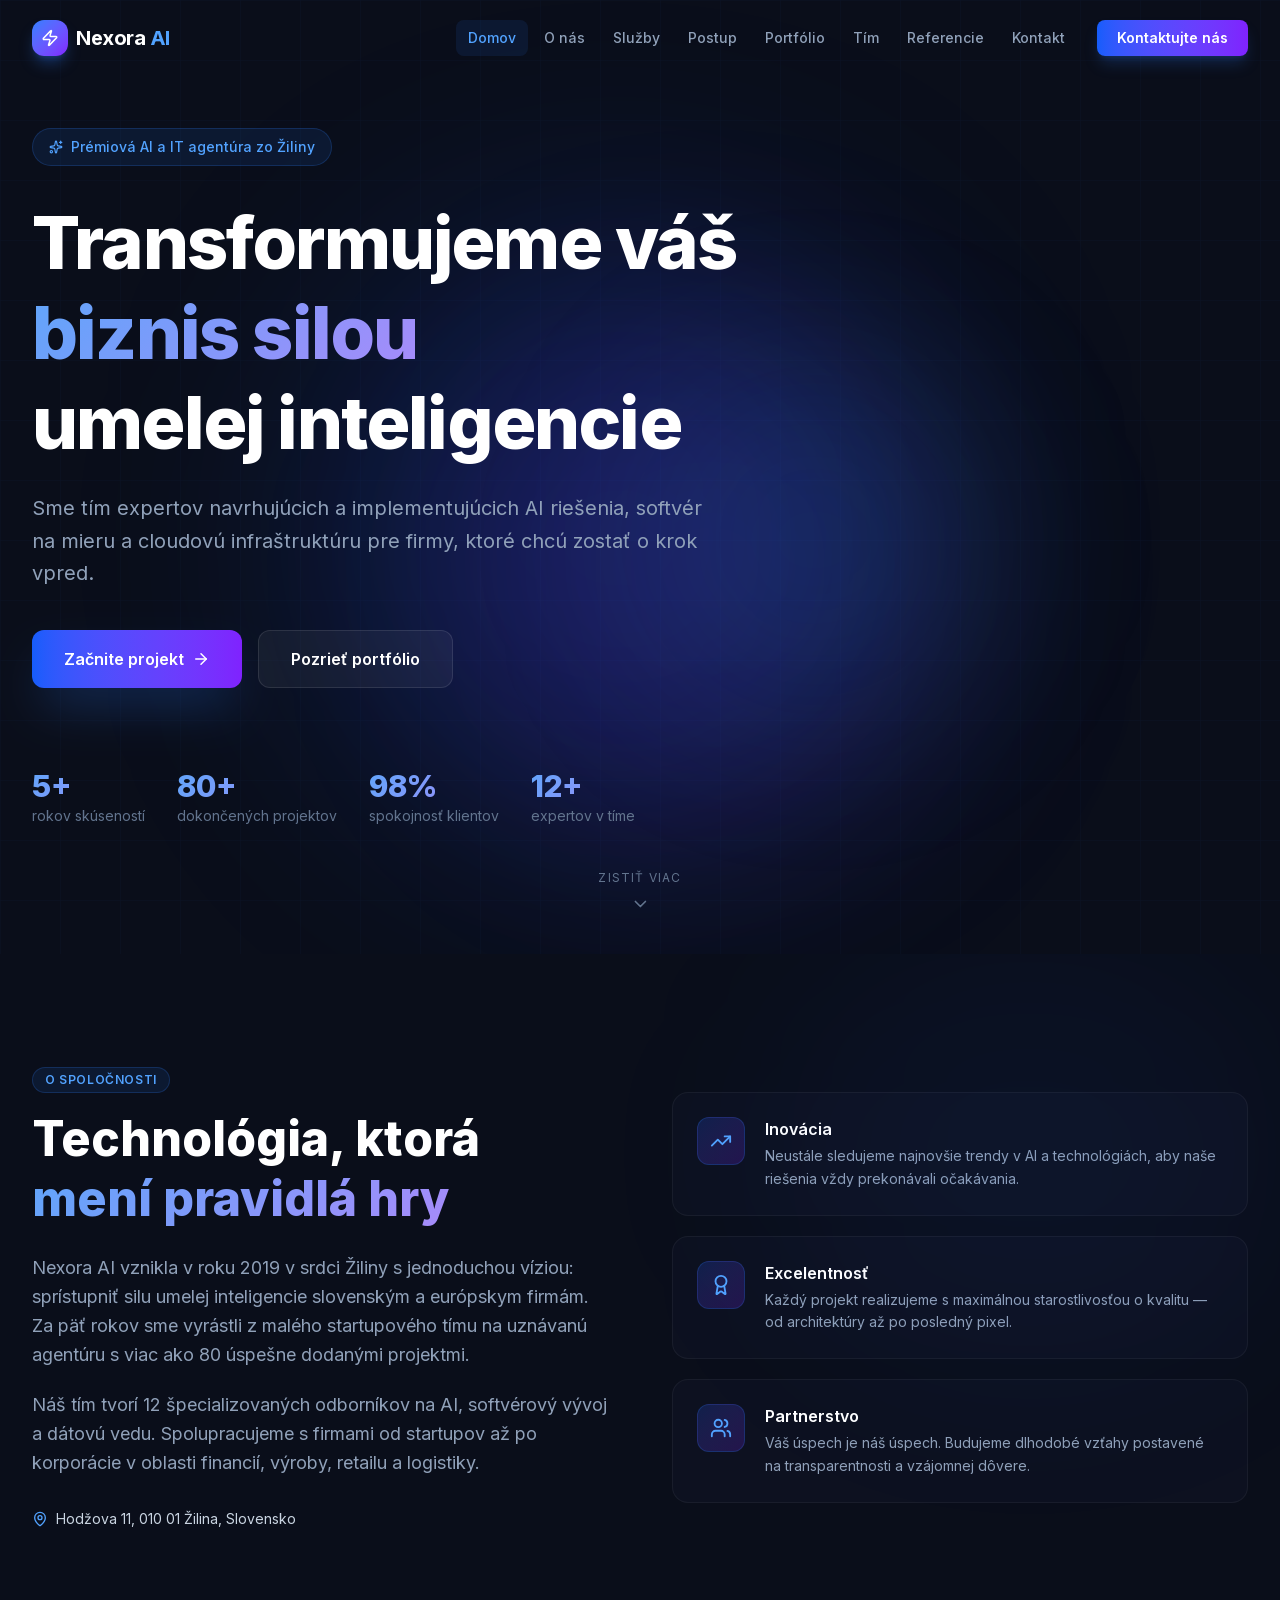
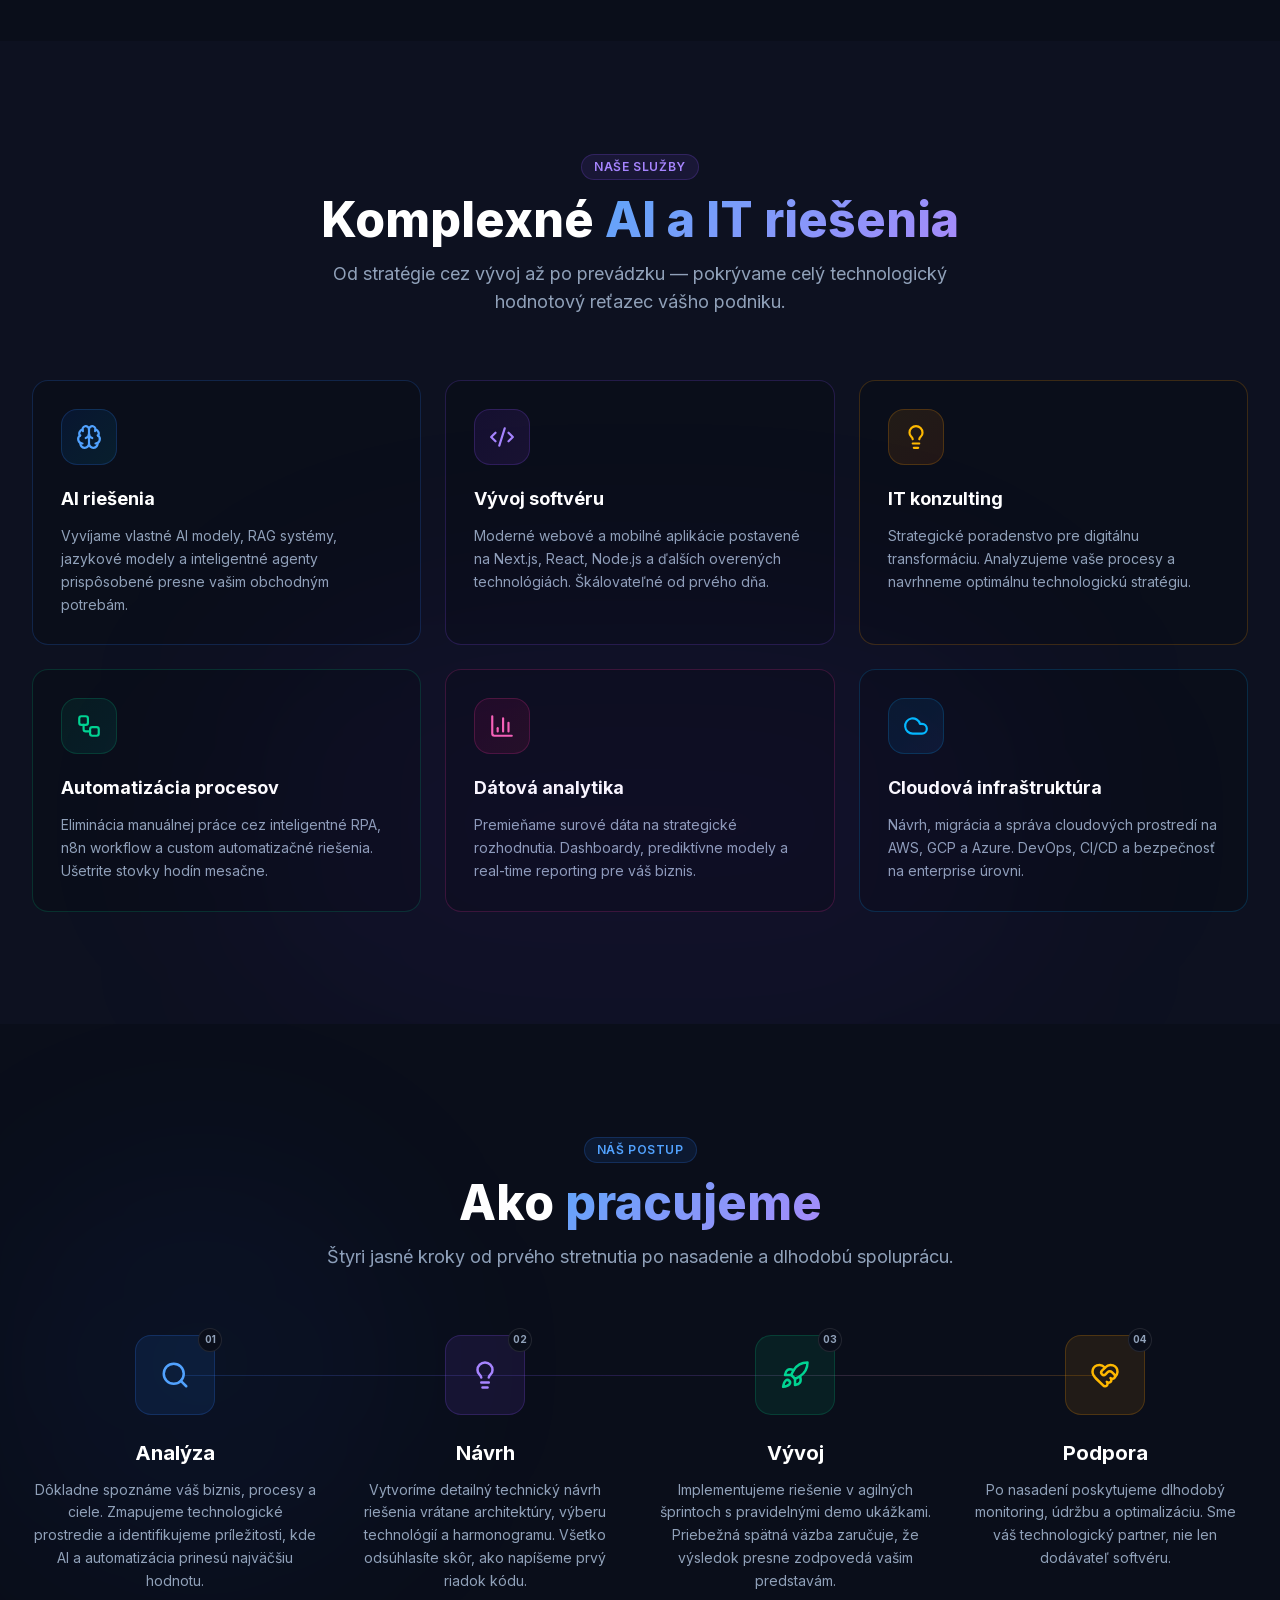
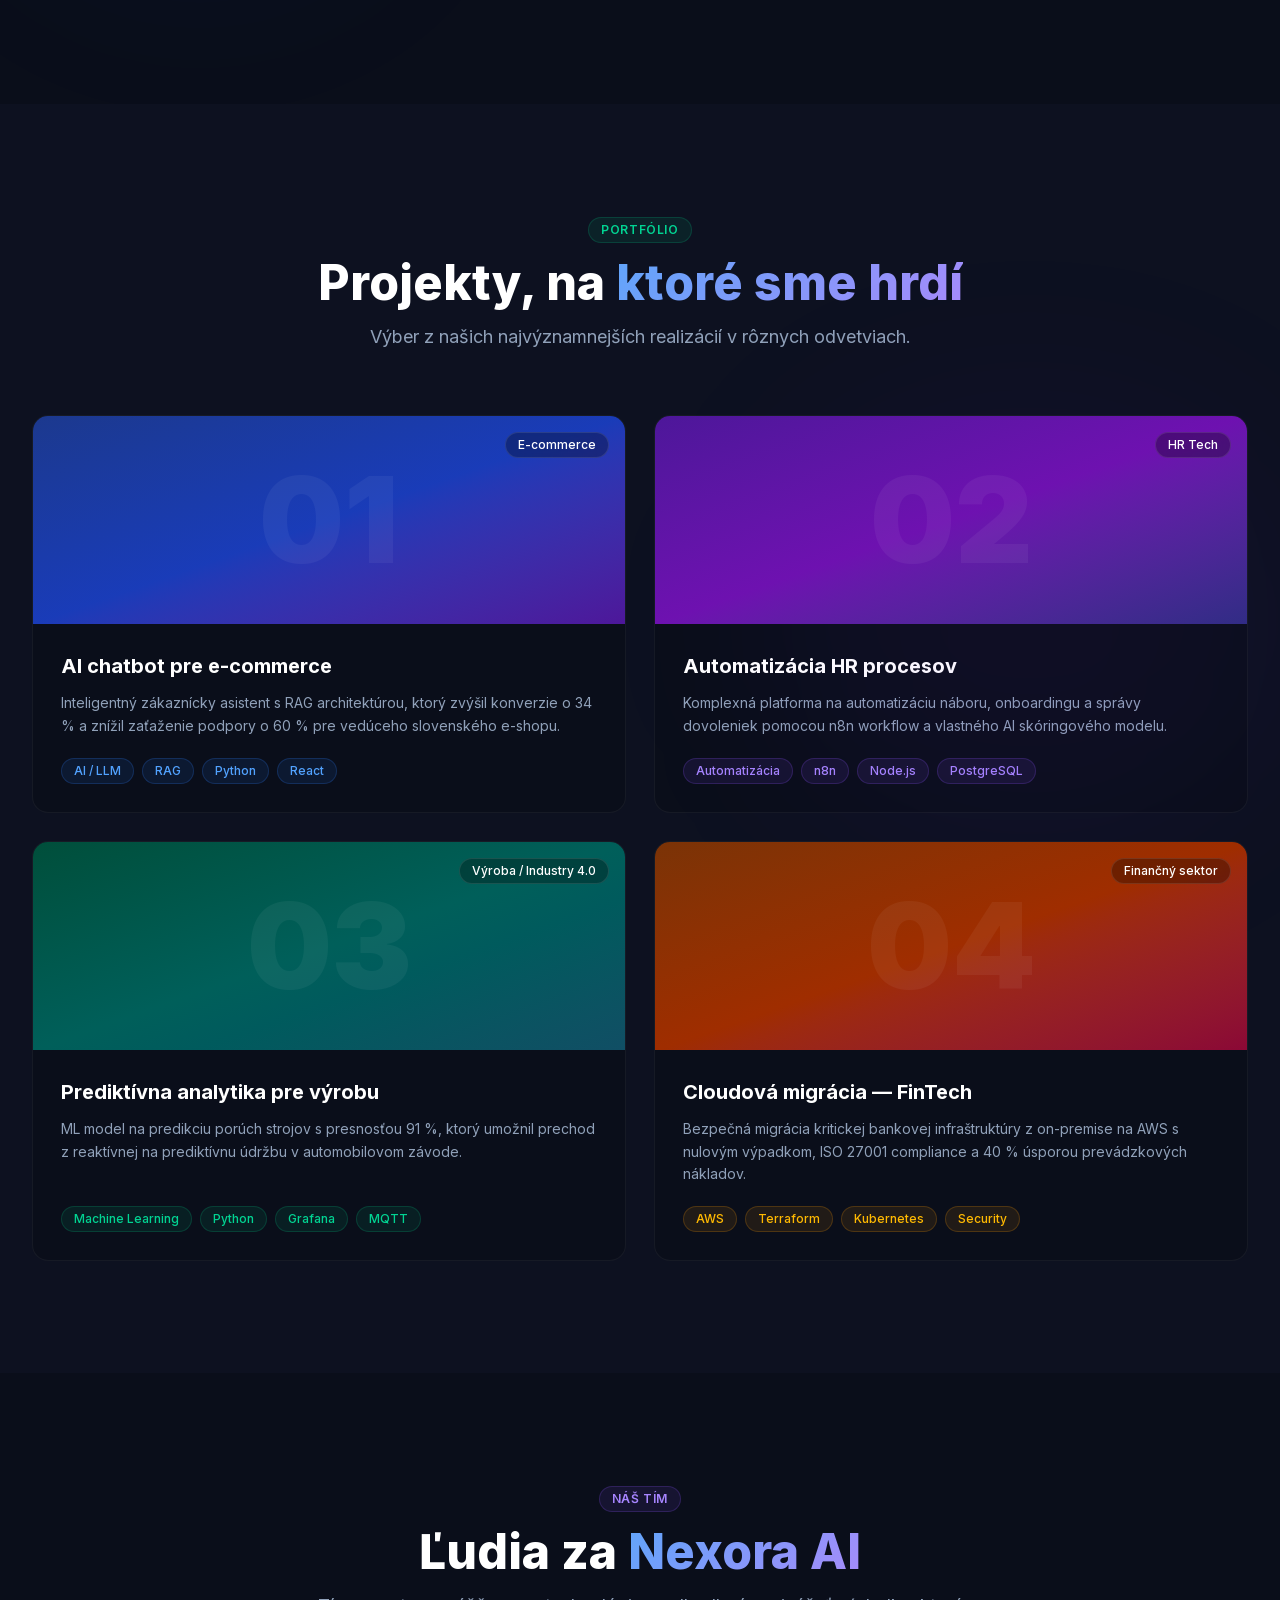
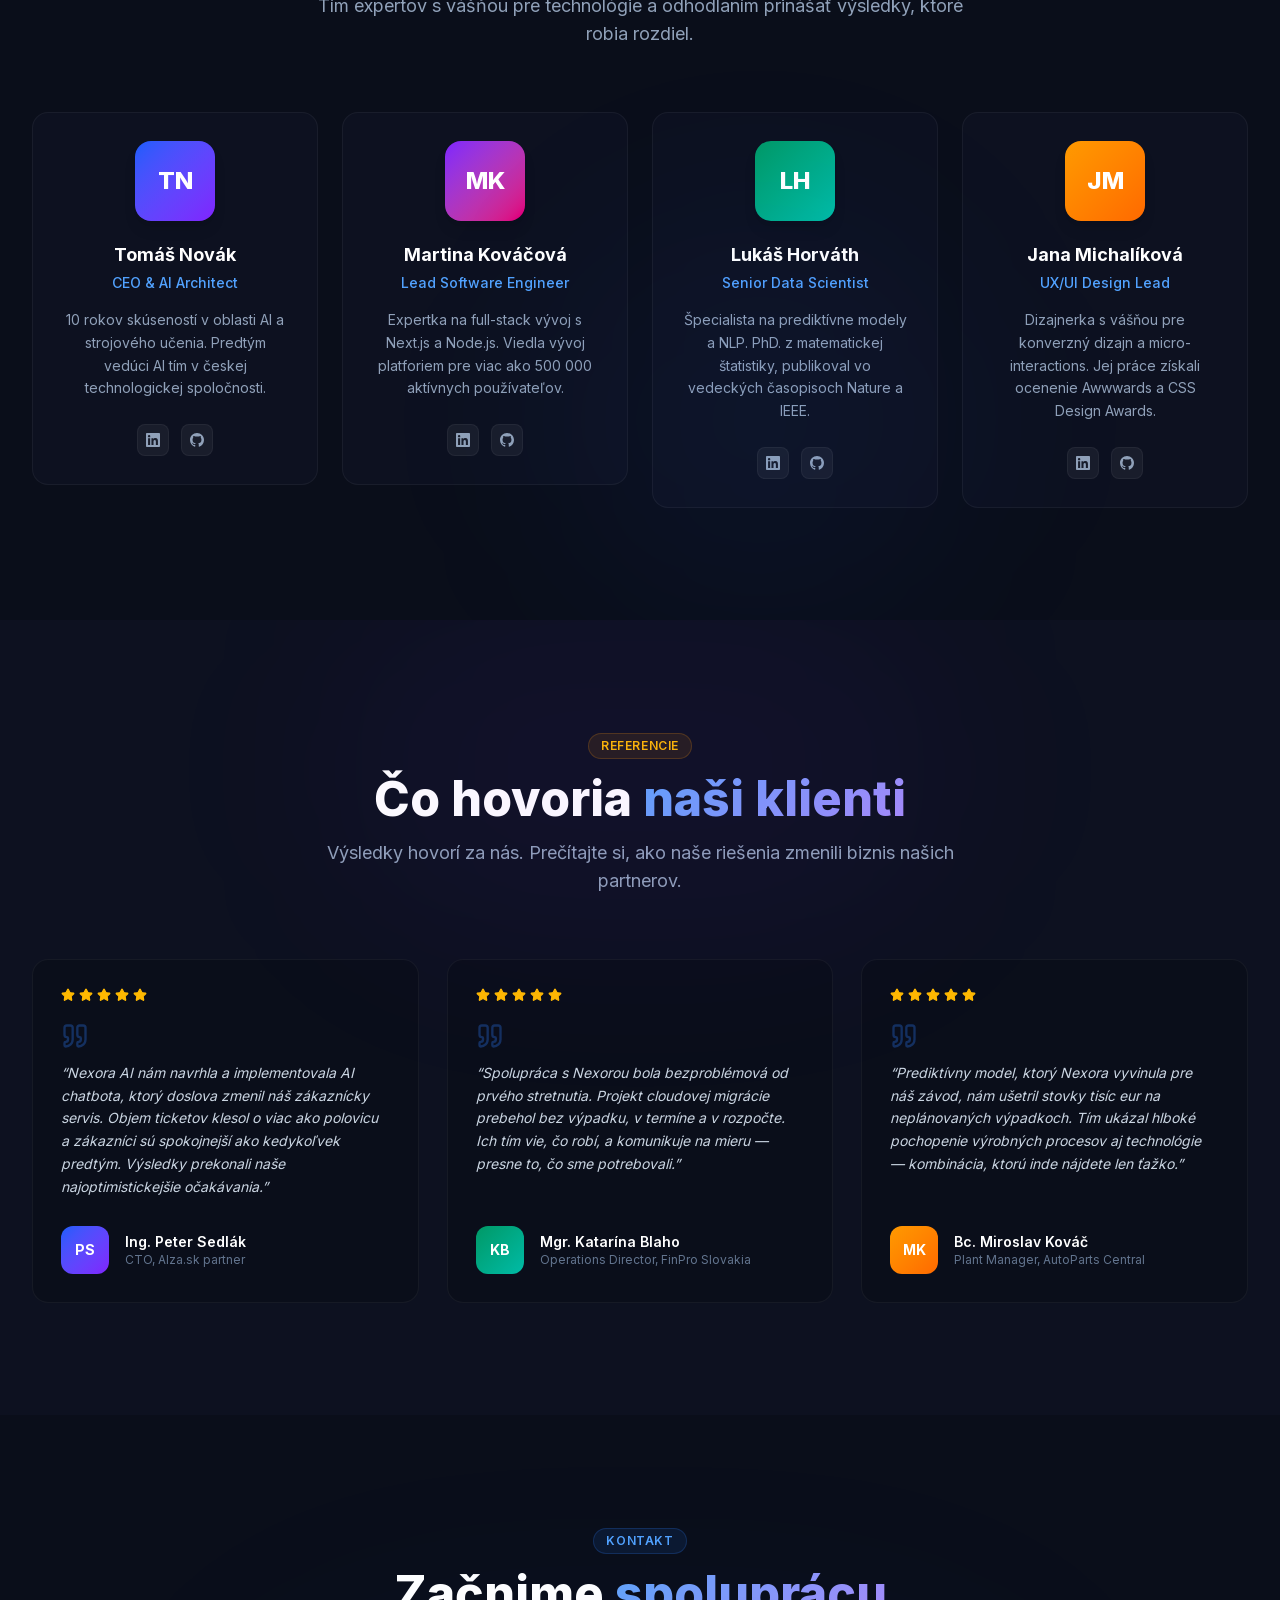
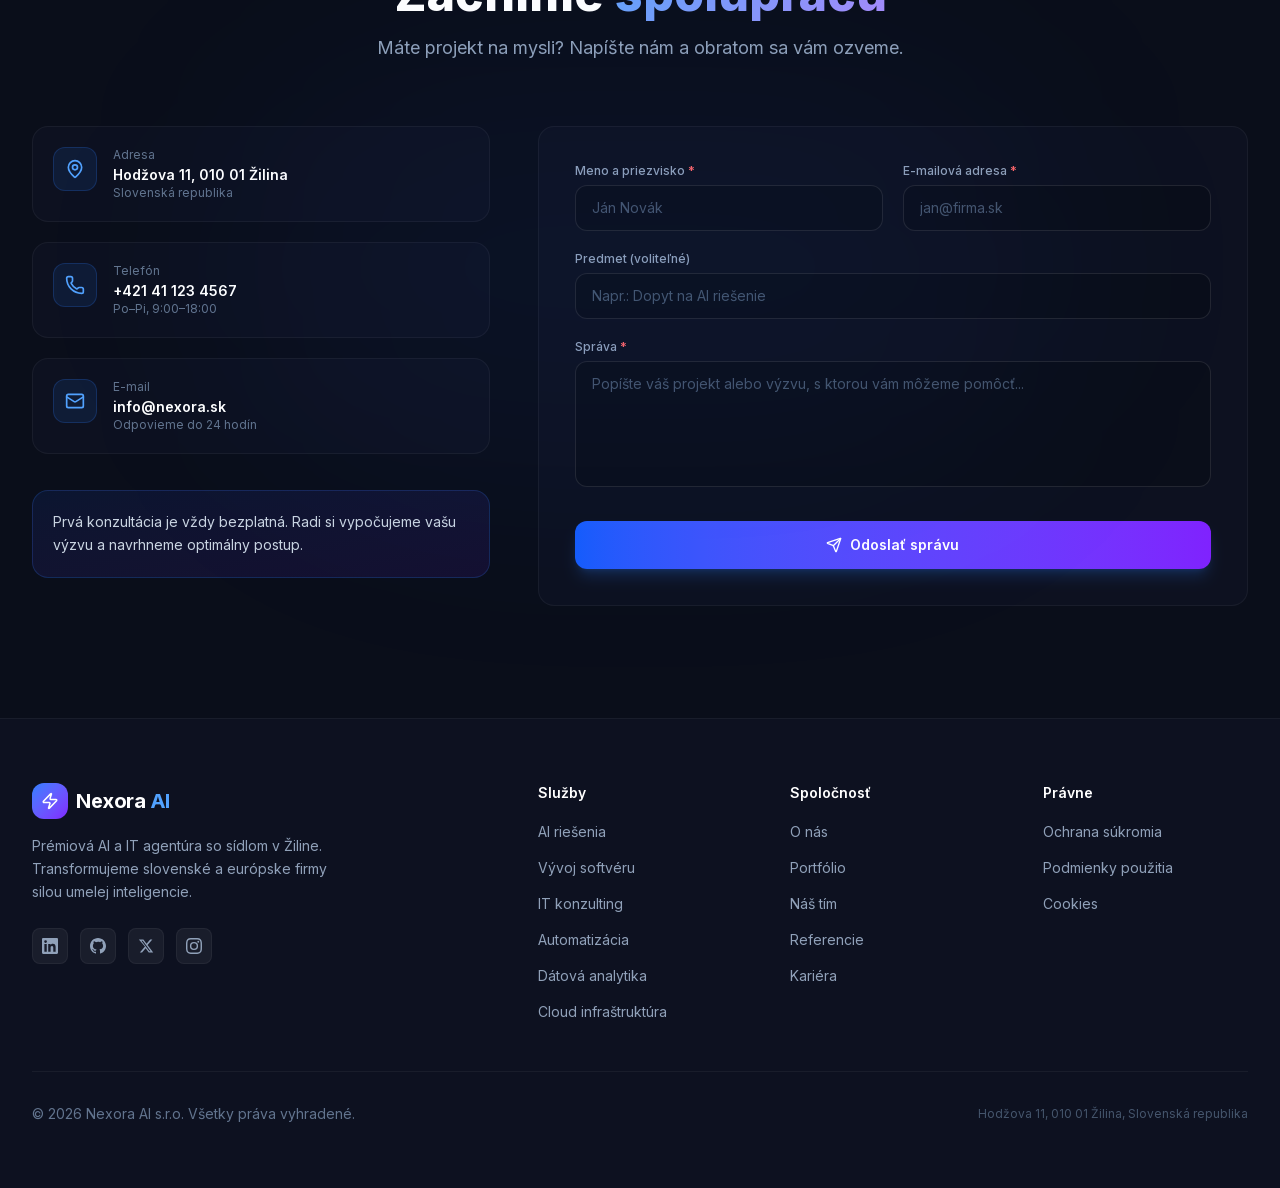
<file: sites/sonnet/index.html>
<!DOCTYPE html><html lang="sk" class="inter_c15e96cb-module__0bjUvq__variable"><head><meta charSet="utf-8"/><meta name="viewport" content="width=device-width, initial-scale=1"/><link rel="preload" href="./_next/static/media/83afe278b6a6bb3c-s.p.0q-301v4kxxnr.woff2" as="font" crossorigin="" type="font/woff2"/><link rel="stylesheet" href="./_next/static/chunks/0~3sj-1lo1usd.css" data-precedence="next"/><link rel="preload" as="script" fetchPriority="low" href="./_next/static/chunks/11a85~4j9-wn0.js"/><script src="./_next/static/chunks/03-p8p7~91ob3.js" async=""></script><script src="./_next/static/chunks/0hp37n5~g3xh5.js" async=""></script><script src="./_next/static/chunks/turbopack-0j4-8v8aaq.tt.js" async=""></script><script src="./_next/static/chunks/0d6rrnkryb38f.js" async=""></script><script src="./_next/static/chunks/01mlhvc_noz5y.js" async=""></script><meta name="next-size-adjust" content=""/><title>Nexora AI — Prémiová AI a IT agentúra zo Žiliny</title><meta name="description" content="Nexora AI je prémiová AI a IT agentúra so sídlom v Žiline. Vyvíjame AI riešenia, softvér na mieru, IT konzulting a cloudovú infraštruktúru pre slovenské a európske firmy."/><meta name="author" content="Nexora AI"/><meta name="keywords" content="AI agentúra,IT agentúra,Žilina,umelá inteligencia,vývoj softvéru,IT konzulting,automatizácia,dátová analytika,cloud"/><meta name="creator" content="Nexora AI"/><meta name="publisher" content="Nexora AI"/><meta name="robots" content="index, follow"/><meta property="og:title" content="Nexora AI — Prémiová AI a IT agentúra zo Žiliny"/><meta property="og:description" content="Nexora AI transformuje firmy silou umelej inteligencie. Prémiové AI a IT riešenia zo Žiliny."/><meta property="og:url" content="https://nexora.sk"/><meta property="og:site_name" content="Nexora AI"/><meta property="og:locale" content="sk_SK"/><meta property="og:type" content="website"/><meta name="twitter:card" content="summary_large_image"/><meta name="twitter:title" content="Nexora AI — Prémiová AI a IT agentúra zo Žiliny"/><meta name="twitter:description" content="Nexora AI transformuje firmy silou umelej inteligencie. Prémiové AI a IT riešenia zo Žiliny."/><link rel="icon" href="/favicon.ico?favicon.0x3dzn~oxb6tn.ico" sizes="256x256" type="image/x-icon"/><script src="./_next/static/chunks/03~yq9q893hmn.js" noModule=""></script></head><body class="antialiased"><div hidden=""><!--$--><!--/$--></div><a href="#main-content" class="sr-only focus:not-sr-only focus:absolute focus:top-4 focus:left-4 z-[100] px-4 py-2 bg-blue-600 text-white text-sm rounded-lg">Preskočiť na obsah</a><nav class="fixed top-0 left-0 right-0 z-50 transition-all duration-300 py-5"><div class="max-w-7xl mx-auto px-4 sm:px-6 lg:px-8"><div class="flex items-center justify-between"><button class="flex items-center gap-2 group cursor-pointer" aria-label="Nexora AI – späť na úvod"><div class="w-9 h-9 rounded-xl bg-gradient-to-br from-blue-500 to-violet-600 flex items-center justify-center shadow-lg shadow-blue-500/30"><svg xmlns="http://www.w3.org/2000/svg" width="18" height="18" viewBox="0 0 24 24" fill="none" stroke="currentColor" stroke-width="2" stroke-linecap="round" stroke-linejoin="round" class="lucide lucide-zap text-white" aria-hidden="true"><path d="M4 14a1 1 0 0 1-.78-1.63l9.9-10.2a.5.5 0 0 1 .86.46l-1.92 6.02A1 1 0 0 0 13 10h7a1 1 0 0 1 .78 1.63l-9.9 10.2a.5.5 0 0 1-.86-.46l1.92-6.02A1 1 0 0 0 11 14z"></path></svg></div><span class="text-white font-bold text-xl tracking-tight">Nexora<span class="text-blue-400"> AI</span></span></button><div class="hidden md:flex items-center gap-1"><button class="px-3 py-2 rounded-lg text-sm font-medium transition-all duration-200 cursor-pointer text-blue-400 bg-blue-500/10">Domov</button><button class="px-3 py-2 rounded-lg text-sm font-medium transition-all duration-200 cursor-pointer text-slate-400 hover:text-white hover:bg-white/5">O nás</button><button class="px-3 py-2 rounded-lg text-sm font-medium transition-all duration-200 cursor-pointer text-slate-400 hover:text-white hover:bg-white/5">Služby</button><button class="px-3 py-2 rounded-lg text-sm font-medium transition-all duration-200 cursor-pointer text-slate-400 hover:text-white hover:bg-white/5">Postup</button><button class="px-3 py-2 rounded-lg text-sm font-medium transition-all duration-200 cursor-pointer text-slate-400 hover:text-white hover:bg-white/5">Portfólio</button><button class="px-3 py-2 rounded-lg text-sm font-medium transition-all duration-200 cursor-pointer text-slate-400 hover:text-white hover:bg-white/5">Tím</button><button class="px-3 py-2 rounded-lg text-sm font-medium transition-all duration-200 cursor-pointer text-slate-400 hover:text-white hover:bg-white/5">Referencie</button><button class="px-3 py-2 rounded-lg text-sm font-medium transition-all duration-200 cursor-pointer text-slate-400 hover:text-white hover:bg-white/5">Kontakt</button><button class="ml-4 px-5 py-2 rounded-lg bg-gradient-to-r from-blue-600 to-violet-600 hover:from-blue-500 hover:to-violet-500 text-white text-sm font-semibold transition-all duration-200 shadow-lg shadow-blue-500/20 cursor-pointer">Kontaktujte nás</button></div><button class="md:hidden p-2 rounded-lg text-slate-400 hover:text-white hover:bg-white/5 transition-all cursor-pointer" aria-label="Otvoriť menu" aria-expanded="false"><svg xmlns="http://www.w3.org/2000/svg" width="22" height="22" viewBox="0 0 24 24" fill="none" stroke="currentColor" stroke-width="2" stroke-linecap="round" stroke-linejoin="round" class="lucide lucide-menu" aria-hidden="true"><path d="M4 5h16"></path><path d="M4 12h16"></path><path d="M4 19h16"></path></svg></button></div></div></nav><main id="main-content"><section id="hero" class="relative min-h-screen flex items-center overflow-hidden bg-[#0a0e1a]" aria-label="Úvod"><div class="absolute inset-0 overflow-hidden" aria-hidden="true"><div class="absolute top-1/4 left-1/4 w-[600px] h-[600px] rounded-full bg-blue-600/20 blur-[120px]"></div><div class="absolute top-1/3 right-1/4 w-[500px] h-[500px] rounded-full bg-violet-600/15 blur-[100px]"></div><div class="absolute bottom-1/4 left-1/2 w-[350px] h-[350px] rounded-full bg-cyan-500/10 blur-[90px]"></div><div class="absolute inset-0 opacity-5" style="background-image:linear-gradient(rgba(59,130,246,0.5) 1px, transparent 1px), linear-gradient(90deg, rgba(59,130,246,0.5) 1px, transparent 1px);background-size:60px 60px"></div></div><div class="relative z-10 max-w-7xl mx-auto px-4 sm:px-6 lg:px-8 py-32 w-full"><div class="max-w-4xl"><div class="inline-flex items-center gap-2 px-4 py-2 rounded-full bg-blue-500/10 border border-blue-500/20 text-blue-400 text-sm font-medium mb-8"><svg xmlns="http://www.w3.org/2000/svg" width="14" height="14" viewBox="0 0 24 24" fill="none" stroke="currentColor" stroke-width="2" stroke-linecap="round" stroke-linejoin="round" class="lucide lucide-sparkles" aria-hidden="true"><path d="M11.017 2.814a1 1 0 0 1 1.966 0l1.051 5.558a2 2 0 0 0 1.594 1.594l5.558 1.051a1 1 0 0 1 0 1.966l-5.558 1.051a2 2 0 0 0-1.594 1.594l-1.051 5.558a1 1 0 0 1-1.966 0l-1.051-5.558a2 2 0 0 0-1.594-1.594l-5.558-1.051a1 1 0 0 1 0-1.966l5.558-1.051a2 2 0 0 0 1.594-1.594z"></path><path d="M20 2v4"></path><path d="M22 4h-4"></path><circle cx="4" cy="20" r="2"></circle></svg>Prémiová AI a IT agentúra zo Žiliny</div><h1 class="text-5xl sm:text-6xl lg:text-7xl font-extrabold text-white leading-tight tracking-tight mb-6">Transformujeme váš<!-- --> <span class="gradient-text">biznis silou</span><br/>umelej inteligencie</h1><p class="text-slate-400 text-lg sm:text-xl leading-relaxed mb-10 max-w-2xl">Sme tím expertov navrhujúcich a implementujúcich AI riešenia, softvér na mieru a cloudovú infraštruktúru pre firmy, ktoré chcú zostať o krok vpred.</p><div class="flex flex-col sm:flex-row gap-4 mb-20"><button class="inline-flex items-center justify-center gap-2 px-8 py-4 rounded-xl bg-gradient-to-r from-blue-600 to-violet-600 hover:from-blue-500 hover:to-violet-500 text-white font-semibold text-base shadow-2xl shadow-blue-500/30 transition-all duration-200 cursor-pointer" tabindex="0">Začnite projekt<svg xmlns="http://www.w3.org/2000/svg" width="18" height="18" viewBox="0 0 24 24" fill="none" stroke="currentColor" stroke-width="2" stroke-linecap="round" stroke-linejoin="round" class="lucide lucide-arrow-right" aria-hidden="true"><path d="M5 12h14"></path><path d="m12 5 7 7-7 7"></path></svg></button><button class="inline-flex items-center justify-center gap-2 px-8 py-4 rounded-xl bg-white/5 hover:bg-white/10 border border-white/10 hover:border-white/20 text-white font-semibold text-base transition-all duration-200 cursor-pointer" tabindex="0">Pozrieť portfólio</button></div><div class="flex flex-wrap gap-8"><div class="text-center sm:text-left"><div class="text-3xl font-extrabold gradient-text">5+</div><div class="text-slate-500 text-sm mt-0.5">rokov skúseností</div></div><div class="text-center sm:text-left"><div class="text-3xl font-extrabold gradient-text">80+</div><div class="text-slate-500 text-sm mt-0.5">dokončených projektov</div></div><div class="text-center sm:text-left"><div class="text-3xl font-extrabold gradient-text">98%</div><div class="text-slate-500 text-sm mt-0.5">spokojnosť klientov</div></div><div class="text-center sm:text-left"><div class="text-3xl font-extrabold gradient-text">12+</div><div class="text-slate-500 text-sm mt-0.5">expertov v tíme</div></div></div></div></div><button class="absolute bottom-10 left-1/2 -translate-x-1/2 flex flex-col items-center gap-2 text-slate-500 hover:text-slate-300 transition-colors cursor-pointer" aria-label="Posúnuť nadol"><span class="text-xs tracking-widest uppercase">Zistiť viac</span><div><svg xmlns="http://www.w3.org/2000/svg" width="20" height="20" viewBox="0 0 24 24" fill="none" stroke="currentColor" stroke-width="2" stroke-linecap="round" stroke-linejoin="round" class="lucide lucide-chevron-down" aria-hidden="true"><path d="m6 9 6 6 6-6"></path></svg></div></button></section><section id="about" class="py-28 bg-[#0a0e1a] relative overflow-hidden" aria-labelledby="about-heading"><div class="absolute top-0 right-0 w-[500px] h-[400px] bg-blue-600/5 blur-[100px] rounded-full" aria-hidden="true"></div><div class="max-w-7xl mx-auto px-4 sm:px-6 lg:px-8"><div class="grid grid-cols-1 lg:grid-cols-2 gap-16 items-center"><div><div class=""><div class="inline-flex items-center gap-2 px-3 py-1 rounded-full bg-blue-500/10 border border-blue-500/20 text-blue-400 text-xs font-semibold uppercase tracking-wider mb-4">O spoločnosti</div><h2 id="about-heading" class="text-4xl sm:text-5xl font-extrabold text-white leading-tight mb-6">Technológia, ktorá<!-- --> <span class="gradient-text">mení pravidlá hry</span></h2><p class="text-slate-400 text-lg leading-relaxed mb-5">Nexora AI vznikla v roku 2019 v srdci Žiliny s jednoduchou víziou: sprístupniť silu umelej inteligencie slovenským a európskym firmám. Za päť rokov sme vyrástli z malého startupového tímu na uznávanú agentúru s viac ako 80 úspešne dodanými projektmi.</p><p class="text-slate-400 text-lg leading-relaxed mb-8">Náš tím tvorí 12 špecializovaných odborníkov na AI, softvérový vývoj a dátovú vedu. Spolupracujeme s firmami od startupov až po korporácie v oblasti financií, výroby, retailu a logistiky.</p><div class="flex items-center gap-2 text-slate-300"><svg xmlns="http://www.w3.org/2000/svg" width="16" height="16" viewBox="0 0 24 24" fill="none" stroke="currentColor" stroke-width="2" stroke-linecap="round" stroke-linejoin="round" class="lucide lucide-map-pin text-blue-400 shrink-0" aria-hidden="true"><path d="M20 10c0 4.993-5.539 10.193-7.399 11.799a1 1 0 0 1-1.202 0C9.539 20.193 4 14.993 4 10a8 8 0 0 1 16 0"></path><circle cx="12" cy="10" r="3"></circle></svg><span class="text-sm">Hodžova 11, 010 01 Žilina, Slovensko</span></div></div></div><div class="grid grid-cols-1 gap-5"><div class=""><div class="group flex gap-5 p-6 rounded-2xl bg-[#0d1120] border border-white/5 hover:border-blue-500/20 card-hover"><div class="shrink-0 w-12 h-12 rounded-xl bg-gradient-to-br from-blue-600/20 to-violet-600/20 border border-blue-500/20 flex items-center justify-center group-hover:from-blue-600/30 group-hover:to-violet-600/30 transition-all"><svg xmlns="http://www.w3.org/2000/svg" width="22" height="22" viewBox="0 0 24 24" fill="none" stroke="currentColor" stroke-width="2" stroke-linecap="round" stroke-linejoin="round" class="lucide lucide-trending-up text-blue-400" aria-hidden="true"><path d="M16 7h6v6"></path><path d="m22 7-8.5 8.5-5-5L2 17"></path></svg></div><div><h3 class="text-white font-semibold mb-1">Inovácia</h3><p class="text-slate-400 text-sm leading-relaxed">Neustále sledujeme najnovšie trendy v AI a technológiách, aby naše riešenia vždy prekonávali očakávania.</p></div></div></div><div class=""><div class="group flex gap-5 p-6 rounded-2xl bg-[#0d1120] border border-white/5 hover:border-blue-500/20 card-hover"><div class="shrink-0 w-12 h-12 rounded-xl bg-gradient-to-br from-blue-600/20 to-violet-600/20 border border-blue-500/20 flex items-center justify-center group-hover:from-blue-600/30 group-hover:to-violet-600/30 transition-all"><svg xmlns="http://www.w3.org/2000/svg" width="22" height="22" viewBox="0 0 24 24" fill="none" stroke="currentColor" stroke-width="2" stroke-linecap="round" stroke-linejoin="round" class="lucide lucide-award text-blue-400" aria-hidden="true"><path d="m15.477 12.89 1.515 8.526a.5.5 0 0 1-.81.47l-3.58-2.687a1 1 0 0 0-1.197 0l-3.586 2.686a.5.5 0 0 1-.81-.469l1.514-8.526"></path><circle cx="12" cy="8" r="6"></circle></svg></div><div><h3 class="text-white font-semibold mb-1">Excelentnosť</h3><p class="text-slate-400 text-sm leading-relaxed">Každý projekt realizujeme s maximálnou starostlivosťou o kvalitu — od architektúry až po posledný pixel.</p></div></div></div><div class=""><div class="group flex gap-5 p-6 rounded-2xl bg-[#0d1120] border border-white/5 hover:border-blue-500/20 card-hover"><div class="shrink-0 w-12 h-12 rounded-xl bg-gradient-to-br from-blue-600/20 to-violet-600/20 border border-blue-500/20 flex items-center justify-center group-hover:from-blue-600/30 group-hover:to-violet-600/30 transition-all"><svg xmlns="http://www.w3.org/2000/svg" width="22" height="22" viewBox="0 0 24 24" fill="none" stroke="currentColor" stroke-width="2" stroke-linecap="round" stroke-linejoin="round" class="lucide lucide-users text-blue-400" aria-hidden="true"><path d="M16 21v-2a4 4 0 0 0-4-4H6a4 4 0 0 0-4 4v2"></path><path d="M16 3.128a4 4 0 0 1 0 7.744"></path><path d="M22 21v-2a4 4 0 0 0-3-3.87"></path><circle cx="9" cy="7" r="4"></circle></svg></div><div><h3 class="text-white font-semibold mb-1">Partnerstvo</h3><p class="text-slate-400 text-sm leading-relaxed">Váš úspech je náš úspech. Budujeme dlhodobé vzťahy postavené na transparentnosti a vzájomnej dôvere.</p></div></div></div></div></div></div></section><section id="services" class="py-28 bg-[#0d1120] relative overflow-hidden" aria-labelledby="services-heading"><div class="absolute bottom-0 left-1/2 -translate-x-1/2 w-[800px] h-[400px] bg-violet-600/5 blur-[120px] rounded-full" aria-hidden="true"></div><div class="max-w-7xl mx-auto px-4 sm:px-6 lg:px-8"><div class="text-center mb-16"><div class="inline-flex items-center gap-2 px-3 py-1 rounded-full bg-violet-500/10 border border-violet-500/20 text-violet-400 text-xs font-semibold uppercase tracking-wider mb-4">Naše služby</div><h2 id="services-heading" class="text-4xl sm:text-5xl font-extrabold text-white mb-4">Komplexné <span class="gradient-text">AI a IT riešenia</span></h2><p class="text-slate-400 text-lg max-w-2xl mx-auto">Od stratégie cez vývoj až po prevádzku — pokrývame celý technologický hodnotový reťazec vášho podniku.</p></div><div class="grid grid-cols-1 sm:grid-cols-2 lg:grid-cols-3 gap-6"><div class=""><div class="group h-full p-7 rounded-2xl bg-[#0a0e1a] border border-blue-500/20 hover:border-blue-500/40 card-hover flex flex-col"><div class="w-14 h-14 rounded-2xl bg-gradient-to-br from-blue-600/10 to-cyan-500/10 border border-blue-500/20 flex items-center justify-center mb-5 group-hover:scale-110 transition-transform duration-300"><svg xmlns="http://www.w3.org/2000/svg" width="26" height="26" viewBox="0 0 24 24" fill="none" stroke="currentColor" stroke-width="2" stroke-linecap="round" stroke-linejoin="round" class="lucide lucide-brain text-blue-400" aria-hidden="true"><path d="M12 18V5"></path><path d="M15 13a4.17 4.17 0 0 1-3-4 4.17 4.17 0 0 1-3 4"></path><path d="M17.598 6.5A3 3 0 1 0 12 5a3 3 0 1 0-5.598 1.5"></path><path d="M17.997 5.125a4 4 0 0 1 2.526 5.77"></path><path d="M18 18a4 4 0 0 0 2-7.464"></path><path d="M19.967 17.483A4 4 0 1 1 12 18a4 4 0 1 1-7.967-.517"></path><path d="M6 18a4 4 0 0 1-2-7.464"></path><path d="M6.003 5.125a4 4 0 0 0-2.526 5.77"></path></svg></div><h3 class="text-white font-bold text-lg mb-3">AI riešenia</h3><p class="text-slate-400 text-sm leading-relaxed flex-1">Vyvíjame vlastné AI modely, RAG systémy, jazykové modely a inteligentné agenty prispôsobené presne vašim obchodným potrebám.</p></div></div><div class=""><div class="group h-full p-7 rounded-2xl bg-[#0a0e1a] border border-violet-500/20 hover:border-violet-500/40 card-hover flex flex-col"><div class="w-14 h-14 rounded-2xl bg-gradient-to-br from-violet-600/10 to-purple-500/10 border border-violet-500/20 flex items-center justify-center mb-5 group-hover:scale-110 transition-transform duration-300"><svg xmlns="http://www.w3.org/2000/svg" width="26" height="26" viewBox="0 0 24 24" fill="none" stroke="currentColor" stroke-width="2" stroke-linecap="round" stroke-linejoin="round" class="lucide lucide-code-xml text-violet-400" aria-hidden="true"><path d="m18 16 4-4-4-4"></path><path d="m6 8-4 4 4 4"></path><path d="m14.5 4-5 16"></path></svg></div><h3 class="text-white font-bold text-lg mb-3">Vývoj softvéru</h3><p class="text-slate-400 text-sm leading-relaxed flex-1">Moderné webové a mobilné aplikácie postavené na Next.js, React, Node.js a ďalších overených technológiách. Škálovateľné od prvého dňa.</p></div></div><div class=""><div class="group h-full p-7 rounded-2xl bg-[#0a0e1a] border border-amber-500/20 hover:border-amber-500/40 card-hover flex flex-col"><div class="w-14 h-14 rounded-2xl bg-gradient-to-br from-amber-500/10 to-orange-500/10 border border-amber-500/20 flex items-center justify-center mb-5 group-hover:scale-110 transition-transform duration-300"><svg xmlns="http://www.w3.org/2000/svg" width="26" height="26" viewBox="0 0 24 24" fill="none" stroke="currentColor" stroke-width="2" stroke-linecap="round" stroke-linejoin="round" class="lucide lucide-lightbulb text-amber-400" aria-hidden="true"><path d="M15 14c.2-1 .7-1.7 1.5-2.5 1-.9 1.5-2.2 1.5-3.5A6 6 0 0 0 6 8c0 1 .2 2.2 1.5 3.5.7.7 1.3 1.5 1.5 2.5"></path><path d="M9 18h6"></path><path d="M10 22h4"></path></svg></div><h3 class="text-white font-bold text-lg mb-3">IT konzulting</h3><p class="text-slate-400 text-sm leading-relaxed flex-1">Strategické poradenstvo pre digitálnu transformáciu. Analyzujeme vaše procesy a navrhneme optimálnu technologickú stratégiu.</p></div></div><div class=""><div class="group h-full p-7 rounded-2xl bg-[#0a0e1a] border border-emerald-500/20 hover:border-emerald-500/40 card-hover flex flex-col"><div class="w-14 h-14 rounded-2xl bg-gradient-to-br from-emerald-600/10 to-teal-500/10 border border-emerald-500/20 flex items-center justify-center mb-5 group-hover:scale-110 transition-transform duration-300"><svg xmlns="http://www.w3.org/2000/svg" width="26" height="26" viewBox="0 0 24 24" fill="none" stroke="currentColor" stroke-width="2" stroke-linecap="round" stroke-linejoin="round" class="lucide lucide-workflow text-emerald-400" aria-hidden="true"><rect width="8" height="8" x="3" y="3" rx="2"></rect><path d="M7 11v4a2 2 0 0 0 2 2h4"></path><rect width="8" height="8" x="13" y="13" rx="2"></rect></svg></div><h3 class="text-white font-bold text-lg mb-3">Automatizácia procesov</h3><p class="text-slate-400 text-sm leading-relaxed flex-1">Eliminácia manuálnej práce cez inteligentné RPA, n8n workflow a custom automatizačné riešenia. Ušetrite stovky hodín mesačne.</p></div></div><div class=""><div class="group h-full p-7 rounded-2xl bg-[#0a0e1a] border border-pink-500/20 hover:border-pink-500/40 card-hover flex flex-col"><div class="w-14 h-14 rounded-2xl bg-gradient-to-br from-pink-600/10 to-rose-500/10 border border-pink-500/20 flex items-center justify-center mb-5 group-hover:scale-110 transition-transform duration-300"><svg xmlns="http://www.w3.org/2000/svg" width="26" height="26" viewBox="0 0 24 24" fill="none" stroke="currentColor" stroke-width="2" stroke-linecap="round" stroke-linejoin="round" class="lucide lucide-chart-column text-pink-400" aria-hidden="true"><path d="M3 3v16a2 2 0 0 0 2 2h16"></path><path d="M18 17V9"></path><path d="M13 17V5"></path><path d="M8 17v-3"></path></svg></div><h3 class="text-white font-bold text-lg mb-3">Dátová analytika</h3><p class="text-slate-400 text-sm leading-relaxed flex-1">Premieňame surové dáta na strategické rozhodnutia. Dashboardy, prediktívne modely a real-time reporting pre váš biznis.</p></div></div><div class=""><div class="group h-full p-7 rounded-2xl bg-[#0a0e1a] border border-sky-500/20 hover:border-sky-500/40 card-hover flex flex-col"><div class="w-14 h-14 rounded-2xl bg-gradient-to-br from-sky-600/10 to-blue-500/10 border border-sky-500/20 flex items-center justify-center mb-5 group-hover:scale-110 transition-transform duration-300"><svg xmlns="http://www.w3.org/2000/svg" width="26" height="26" viewBox="0 0 24 24" fill="none" stroke="currentColor" stroke-width="2" stroke-linecap="round" stroke-linejoin="round" class="lucide lucide-cloud text-sky-400" aria-hidden="true"><path d="M17.5 19H9a7 7 0 1 1 6.71-9h1.79a4.5 4.5 0 1 1 0 9Z"></path></svg></div><h3 class="text-white font-bold text-lg mb-3">Cloudová infraštruktúra</h3><p class="text-slate-400 text-sm leading-relaxed flex-1">Návrh, migrácia a správa cloudových prostredí na AWS, GCP a Azure. DevOps, CI/CD a bezpečnosť na enterprise úrovni.</p></div></div></div></div></section><section id="process" class="py-28 bg-[#0a0e1a] relative overflow-hidden" aria-labelledby="process-heading"><div class="absolute top-1/2 left-0 w-[400px] h-[400px] bg-blue-600/5 blur-[100px] rounded-full -translate-y-1/2" aria-hidden="true"></div><div class="max-w-7xl mx-auto px-4 sm:px-6 lg:px-8"><div class="text-center mb-16"><div class="inline-flex items-center gap-2 px-3 py-1 rounded-full bg-blue-500/10 border border-blue-500/20 text-blue-400 text-xs font-semibold uppercase tracking-wider mb-4">Náš postup</div><h2 id="process-heading" class="text-4xl sm:text-5xl font-extrabold text-white mb-4">Ako <span class="gradient-text">pracujeme</span></h2><p class="text-slate-400 text-lg max-w-2xl mx-auto">Štyri jasné kroky od prvého stretnutia po nasadenie a dlhodobú spoluprácu.</p></div><div class="hidden lg:grid grid-cols-4 gap-6 relative"><div class="absolute top-10 left-[12.5%] right-[12.5%] h-px bg-gradient-to-r from-blue-500/20 via-violet-500/20 to-amber-500/20" aria-hidden="true"></div><div class=""><div class="flex flex-col items-center text-center"><div class="relative z-10 w-20 h-20 rounded-2xl bg-blue-500/10 border border-blue-500/20 flex items-center justify-center mb-6 group-hover:scale-105 transition-all"><svg xmlns="http://www.w3.org/2000/svg" width="30" height="30" viewBox="0 0 24 24" fill="none" stroke="currentColor" stroke-width="2" stroke-linecap="round" stroke-linejoin="round" class="lucide lucide-search text-blue-400" aria-hidden="true"><path d="m21 21-4.34-4.34"></path><circle cx="11" cy="11" r="8"></circle></svg><div class="absolute -top-2 -right-2 w-6 h-6 rounded-full bg-[#0a0e1a] border border-white/10 flex items-center justify-center"><span class="text-[10px] font-bold text-slate-400">01</span></div></div><h3 class="text-white font-bold text-xl mb-3">Analýza</h3><p class="text-slate-400 text-sm leading-relaxed">Dôkladne spoznáme váš biznis, procesy a ciele. Zmapujeme technologické prostredie a identifikujeme príležitosti, kde AI a automatizácia prinesú najväčšiu hodnotu.</p></div></div><div class=""><div class="flex flex-col items-center text-center"><div class="relative z-10 w-20 h-20 rounded-2xl bg-violet-500/10 border border-violet-500/20 flex items-center justify-center mb-6 group-hover:scale-105 transition-all"><svg xmlns="http://www.w3.org/2000/svg" width="30" height="30" viewBox="0 0 24 24" fill="none" stroke="currentColor" stroke-width="2" stroke-linecap="round" stroke-linejoin="round" class="lucide lucide-lightbulb text-violet-400" aria-hidden="true"><path d="M15 14c.2-1 .7-1.7 1.5-2.5 1-.9 1.5-2.2 1.5-3.5A6 6 0 0 0 6 8c0 1 .2 2.2 1.5 3.5.7.7 1.3 1.5 1.5 2.5"></path><path d="M9 18h6"></path><path d="M10 22h4"></path></svg><div class="absolute -top-2 -right-2 w-6 h-6 rounded-full bg-[#0a0e1a] border border-white/10 flex items-center justify-center"><span class="text-[10px] font-bold text-slate-400">02</span></div></div><h3 class="text-white font-bold text-xl mb-3">Návrh</h3><p class="text-slate-400 text-sm leading-relaxed">Vytvoríme detailný technický návrh riešenia vrátane architektúry, výberu technológií a harmonogramu. Všetko odsúhlasíte skôr, ako napíšeme prvý riadok kódu.</p></div></div><div class=""><div class="flex flex-col items-center text-center"><div class="relative z-10 w-20 h-20 rounded-2xl bg-emerald-500/10 border border-emerald-500/20 flex items-center justify-center mb-6 group-hover:scale-105 transition-all"><svg xmlns="http://www.w3.org/2000/svg" width="30" height="30" viewBox="0 0 24 24" fill="none" stroke="currentColor" stroke-width="2" stroke-linecap="round" stroke-linejoin="round" class="lucide lucide-rocket text-emerald-400" aria-hidden="true"><path d="M12 15v5s3.03-.55 4-2c1.08-1.62 0-5 0-5"></path><path d="M4.5 16.5c-1.5 1.26-2 5-2 5s3.74-.5 5-2c.71-.84.7-2.13-.09-2.91a2.18 2.18 0 0 0-2.91-.09"></path><path d="M9 12a22 22 0 0 1 2-3.95A12.88 12.88 0 0 1 22 2c0 2.72-.78 7.5-6 11a22.4 22.4 0 0 1-4 2z"></path><path d="M9 12H4s.55-3.03 2-4c1.62-1.08 5 .05 5 .05"></path></svg><div class="absolute -top-2 -right-2 w-6 h-6 rounded-full bg-[#0a0e1a] border border-white/10 flex items-center justify-center"><span class="text-[10px] font-bold text-slate-400">03</span></div></div><h3 class="text-white font-bold text-xl mb-3">Vývoj</h3><p class="text-slate-400 text-sm leading-relaxed">Implementujeme riešenie v agilných šprintoch s pravidelnými demo ukážkami. Priebežná spätná väzba zaručuje, že výsledok presne zodpovedá vašim predstavám.</p></div></div><div class=""><div class="flex flex-col items-center text-center"><div class="relative z-10 w-20 h-20 rounded-2xl bg-amber-500/10 border border-amber-500/20 flex items-center justify-center mb-6 group-hover:scale-105 transition-all"><svg xmlns="http://www.w3.org/2000/svg" width="30" height="30" viewBox="0 0 24 24" fill="none" stroke="currentColor" stroke-width="2" stroke-linecap="round" stroke-linejoin="round" class="lucide lucide-heart-handshake text-amber-400" aria-hidden="true"><path d="M19.414 14.414C21 12.828 22 11.5 22 9.5a5.5 5.5 0 0 0-9.591-3.676.6.6 0 0 1-.818.001A5.5 5.5 0 0 0 2 9.5c0 2.3 1.5 4 3 5.5l5.535 5.362a2 2 0 0 0 2.879.052 2.12 2.12 0 0 0-.004-3 2.124 2.124 0 1 0 3-3 2.124 2.124 0 0 0 3.004 0 2 2 0 0 0 0-2.828l-1.881-1.882a2.41 2.41 0 0 0-3.409 0l-1.71 1.71a2 2 0 0 1-2.828 0 2 2 0 0 1 0-2.828l2.823-2.762"></path></svg><div class="absolute -top-2 -right-2 w-6 h-6 rounded-full bg-[#0a0e1a] border border-white/10 flex items-center justify-center"><span class="text-[10px] font-bold text-slate-400">04</span></div></div><h3 class="text-white font-bold text-xl mb-3">Podpora</h3><p class="text-slate-400 text-sm leading-relaxed">Po nasadení poskytujeme dlhodobý monitoring, údržbu a optimalizáciu. Sme váš technologický partner, nie len dodávateľ softvéru.</p></div></div></div><div class="lg:hidden flex flex-col gap-6"><div class=""><div class="flex gap-5 p-6 rounded-2xl bg-[#0d1120] border border-blue-500/20"><div class="shrink-0 w-14 h-14 rounded-xl bg-blue-500/10 border border-blue-500/20 flex items-center justify-center"><svg xmlns="http://www.w3.org/2000/svg" width="24" height="24" viewBox="0 0 24 24" fill="none" stroke="currentColor" stroke-width="2" stroke-linecap="round" stroke-linejoin="round" class="lucide lucide-search text-blue-400" aria-hidden="true"><path d="m21 21-4.34-4.34"></path><circle cx="11" cy="11" r="8"></circle></svg></div><div><div class="flex items-baseline gap-2 mb-1"><span class="text-xs font-bold text-blue-400 opacity-60">01</span><h3 class="text-white font-bold text-lg">Analýza</h3></div><p class="text-slate-400 text-sm leading-relaxed">Dôkladne spoznáme váš biznis, procesy a ciele. Zmapujeme technologické prostredie a identifikujeme príležitosti, kde AI a automatizácia prinesú najväčšiu hodnotu.</p></div></div></div><div class=""><div class="flex gap-5 p-6 rounded-2xl bg-[#0d1120] border border-violet-500/20"><div class="shrink-0 w-14 h-14 rounded-xl bg-violet-500/10 border border-violet-500/20 flex items-center justify-center"><svg xmlns="http://www.w3.org/2000/svg" width="24" height="24" viewBox="0 0 24 24" fill="none" stroke="currentColor" stroke-width="2" stroke-linecap="round" stroke-linejoin="round" class="lucide lucide-lightbulb text-violet-400" aria-hidden="true"><path d="M15 14c.2-1 .7-1.7 1.5-2.5 1-.9 1.5-2.2 1.5-3.5A6 6 0 0 0 6 8c0 1 .2 2.2 1.5 3.5.7.7 1.3 1.5 1.5 2.5"></path><path d="M9 18h6"></path><path d="M10 22h4"></path></svg></div><div><div class="flex items-baseline gap-2 mb-1"><span class="text-xs font-bold text-violet-400 opacity-60">02</span><h3 class="text-white font-bold text-lg">Návrh</h3></div><p class="text-slate-400 text-sm leading-relaxed">Vytvoríme detailný technický návrh riešenia vrátane architektúry, výberu technológií a harmonogramu. Všetko odsúhlasíte skôr, ako napíšeme prvý riadok kódu.</p></div></div></div><div class=""><div class="flex gap-5 p-6 rounded-2xl bg-[#0d1120] border border-emerald-500/20"><div class="shrink-0 w-14 h-14 rounded-xl bg-emerald-500/10 border border-emerald-500/20 flex items-center justify-center"><svg xmlns="http://www.w3.org/2000/svg" width="24" height="24" viewBox="0 0 24 24" fill="none" stroke="currentColor" stroke-width="2" stroke-linecap="round" stroke-linejoin="round" class="lucide lucide-rocket text-emerald-400" aria-hidden="true"><path d="M12 15v5s3.03-.55 4-2c1.08-1.62 0-5 0-5"></path><path d="M4.5 16.5c-1.5 1.26-2 5-2 5s3.74-.5 5-2c.71-.84.7-2.13-.09-2.91a2.18 2.18 0 0 0-2.91-.09"></path><path d="M9 12a22 22 0 0 1 2-3.95A12.88 12.88 0 0 1 22 2c0 2.72-.78 7.5-6 11a22.4 22.4 0 0 1-4 2z"></path><path d="M9 12H4s.55-3.03 2-4c1.62-1.08 5 .05 5 .05"></path></svg></div><div><div class="flex items-baseline gap-2 mb-1"><span class="text-xs font-bold text-emerald-400 opacity-60">03</span><h3 class="text-white font-bold text-lg">Vývoj</h3></div><p class="text-slate-400 text-sm leading-relaxed">Implementujeme riešenie v agilných šprintoch s pravidelnými demo ukážkami. Priebežná spätná väzba zaručuje, že výsledok presne zodpovedá vašim predstavám.</p></div></div></div><div class=""><div class="flex gap-5 p-6 rounded-2xl bg-[#0d1120] border border-amber-500/20"><div class="shrink-0 w-14 h-14 rounded-xl bg-amber-500/10 border border-amber-500/20 flex items-center justify-center"><svg xmlns="http://www.w3.org/2000/svg" width="24" height="24" viewBox="0 0 24 24" fill="none" stroke="currentColor" stroke-width="2" stroke-linecap="round" stroke-linejoin="round" class="lucide lucide-heart-handshake text-amber-400" aria-hidden="true"><path d="M19.414 14.414C21 12.828 22 11.5 22 9.5a5.5 5.5 0 0 0-9.591-3.676.6.6 0 0 1-.818.001A5.5 5.5 0 0 0 2 9.5c0 2.3 1.5 4 3 5.5l5.535 5.362a2 2 0 0 0 2.879.052 2.12 2.12 0 0 0-.004-3 2.124 2.124 0 1 0 3-3 2.124 2.124 0 0 0 3.004 0 2 2 0 0 0 0-2.828l-1.881-1.882a2.41 2.41 0 0 0-3.409 0l-1.71 1.71a2 2 0 0 1-2.828 0 2 2 0 0 1 0-2.828l2.823-2.762"></path></svg></div><div><div class="flex items-baseline gap-2 mb-1"><span class="text-xs font-bold text-amber-400 opacity-60">04</span><h3 class="text-white font-bold text-lg">Podpora</h3></div><p class="text-slate-400 text-sm leading-relaxed">Po nasadení poskytujeme dlhodobý monitoring, údržbu a optimalizáciu. Sme váš technologický partner, nie len dodávateľ softvéru.</p></div></div></div></div></div></section><section id="portfolio" class="py-28 bg-[#0d1120] relative overflow-hidden" aria-labelledby="portfolio-heading"><div class="absolute top-1/4 right-0 w-[500px] h-[400px] bg-violet-600/5 blur-[100px] rounded-full" aria-hidden="true"></div><div class="max-w-7xl mx-auto px-4 sm:px-6 lg:px-8"><div class="text-center mb-16"><div class="inline-flex items-center gap-2 px-3 py-1 rounded-full bg-emerald-500/10 border border-emerald-500/20 text-emerald-400 text-xs font-semibold uppercase tracking-wider mb-4">Portfólio</div><h2 id="portfolio-heading" class="text-4xl sm:text-5xl font-extrabold text-white mb-4">Projekty, na<!-- --> <span class="gradient-text">ktoré sme hrdí</span></h2><p class="text-slate-400 text-lg max-w-2xl mx-auto">Výber z našich najvýznamnejších realizácií v rôznych odvetviach.</p></div><div class="grid grid-cols-1 md:grid-cols-2 gap-7"><div class=""><div class="group h-full flex flex-col rounded-2xl bg-[#0a0e1a] border border-white/5 hover:border-white/10 overflow-hidden card-hover"><div class="h-52 bg-gradient-to-br from-blue-900 via-blue-800 to-violet-900 relative overflow-hidden" aria-hidden="true"><div class="absolute inset-0 flex items-center justify-center"><div class="text-white/5 text-[120px] font-black select-none">01</div></div><div class="absolute top-4 right-4 px-3 py-1 rounded-full bg-black/30 backdrop-blur-sm border border-white/10 text-white text-xs font-medium">E-commerce</div><div class="absolute bottom-4 right-4 opacity-0 group-hover:opacity-100 transition-opacity duration-300"><div class="w-10 h-10 rounded-full bg-white/10 backdrop-blur-sm border border-white/20 flex items-center justify-center"><svg xmlns="http://www.w3.org/2000/svg" width="18" height="18" viewBox="0 0 24 24" fill="none" stroke="currentColor" stroke-width="2" stroke-linecap="round" stroke-linejoin="round" class="lucide lucide-arrow-up-right text-white" aria-hidden="true"><path d="M7 7h10v10"></path><path d="M7 17 17 7"></path></svg></div></div></div><div class="flex flex-col flex-1 p-7"><h3 class="text-white font-bold text-xl mb-3">AI chatbot pre e-commerce</h3><p class="text-slate-400 text-sm leading-relaxed flex-1 mb-5">Inteligentný zákaznícky asistent s RAG architektúrou, ktorý zvýšil konverzie o 34 % a znížil zaťaženie podpory o 60 % pre vedúceho slovenského e-shopu.</p><div class="flex flex-wrap gap-2"><span class="px-3 py-1 rounded-full text-xs font-medium border bg-blue-500/10 border-blue-500/20 text-blue-400">AI / LLM</span><span class="px-3 py-1 rounded-full text-xs font-medium border bg-blue-500/10 border-blue-500/20 text-blue-400">RAG</span><span class="px-3 py-1 rounded-full text-xs font-medium border bg-blue-500/10 border-blue-500/20 text-blue-400">Python</span><span class="px-3 py-1 rounded-full text-xs font-medium border bg-blue-500/10 border-blue-500/20 text-blue-400">React</span></div></div></div></div><div class=""><div class="group h-full flex flex-col rounded-2xl bg-[#0a0e1a] border border-white/5 hover:border-white/10 overflow-hidden card-hover"><div class="h-52 bg-gradient-to-br from-violet-900 via-purple-800 to-indigo-900 relative overflow-hidden" aria-hidden="true"><div class="absolute inset-0 flex items-center justify-center"><div class="text-white/5 text-[120px] font-black select-none">02</div></div><div class="absolute top-4 right-4 px-3 py-1 rounded-full bg-black/30 backdrop-blur-sm border border-white/10 text-white text-xs font-medium">HR Tech</div><div class="absolute bottom-4 right-4 opacity-0 group-hover:opacity-100 transition-opacity duration-300"><div class="w-10 h-10 rounded-full bg-white/10 backdrop-blur-sm border border-white/20 flex items-center justify-center"><svg xmlns="http://www.w3.org/2000/svg" width="18" height="18" viewBox="0 0 24 24" fill="none" stroke="currentColor" stroke-width="2" stroke-linecap="round" stroke-linejoin="round" class="lucide lucide-arrow-up-right text-white" aria-hidden="true"><path d="M7 7h10v10"></path><path d="M7 17 17 7"></path></svg></div></div></div><div class="flex flex-col flex-1 p-7"><h3 class="text-white font-bold text-xl mb-3">Automatizácia HR procesov</h3><p class="text-slate-400 text-sm leading-relaxed flex-1 mb-5">Komplexná platforma na automatizáciu náboru, onboardingu a správy dovoleniek pomocou n8n workflow a vlastného AI skóringového modelu.</p><div class="flex flex-wrap gap-2"><span class="px-3 py-1 rounded-full text-xs font-medium border bg-violet-500/10 border-violet-500/20 text-violet-400">Automatizácia</span><span class="px-3 py-1 rounded-full text-xs font-medium border bg-violet-500/10 border-violet-500/20 text-violet-400">n8n</span><span class="px-3 py-1 rounded-full text-xs font-medium border bg-violet-500/10 border-violet-500/20 text-violet-400">Node.js</span><span class="px-3 py-1 rounded-full text-xs font-medium border bg-violet-500/10 border-violet-500/20 text-violet-400">PostgreSQL</span></div></div></div></div><div class=""><div class="group h-full flex flex-col rounded-2xl bg-[#0a0e1a] border border-white/5 hover:border-white/10 overflow-hidden card-hover"><div class="h-52 bg-gradient-to-br from-emerald-900 via-teal-800 to-cyan-900 relative overflow-hidden" aria-hidden="true"><div class="absolute inset-0 flex items-center justify-center"><div class="text-white/5 text-[120px] font-black select-none">03</div></div><div class="absolute top-4 right-4 px-3 py-1 rounded-full bg-black/30 backdrop-blur-sm border border-white/10 text-white text-xs font-medium">Výroba / Industry 4.0</div><div class="absolute bottom-4 right-4 opacity-0 group-hover:opacity-100 transition-opacity duration-300"><div class="w-10 h-10 rounded-full bg-white/10 backdrop-blur-sm border border-white/20 flex items-center justify-center"><svg xmlns="http://www.w3.org/2000/svg" width="18" height="18" viewBox="0 0 24 24" fill="none" stroke="currentColor" stroke-width="2" stroke-linecap="round" stroke-linejoin="round" class="lucide lucide-arrow-up-right text-white" aria-hidden="true"><path d="M7 7h10v10"></path><path d="M7 17 17 7"></path></svg></div></div></div><div class="flex flex-col flex-1 p-7"><h3 class="text-white font-bold text-xl mb-3">Prediktívna analytika pre výrobu</h3><p class="text-slate-400 text-sm leading-relaxed flex-1 mb-5">ML model na predikciu porúch strojov s presnosťou 91 %, ktorý umožnil prechod z reaktívnej na prediktívnu údržbu v automobilovom závode.</p><div class="flex flex-wrap gap-2"><span class="px-3 py-1 rounded-full text-xs font-medium border bg-emerald-500/10 border-emerald-500/20 text-emerald-400">Machine Learning</span><span class="px-3 py-1 rounded-full text-xs font-medium border bg-emerald-500/10 border-emerald-500/20 text-emerald-400">Python</span><span class="px-3 py-1 rounded-full text-xs font-medium border bg-emerald-500/10 border-emerald-500/20 text-emerald-400">Grafana</span><span class="px-3 py-1 rounded-full text-xs font-medium border bg-emerald-500/10 border-emerald-500/20 text-emerald-400">MQTT</span></div></div></div></div><div class=""><div class="group h-full flex flex-col rounded-2xl bg-[#0a0e1a] border border-white/5 hover:border-white/10 overflow-hidden card-hover"><div class="h-52 bg-gradient-to-br from-amber-900 via-orange-800 to-rose-900 relative overflow-hidden" aria-hidden="true"><div class="absolute inset-0 flex items-center justify-center"><div class="text-white/5 text-[120px] font-black select-none">04</div></div><div class="absolute top-4 right-4 px-3 py-1 rounded-full bg-black/30 backdrop-blur-sm border border-white/10 text-white text-xs font-medium">Finančný sektor</div><div class="absolute bottom-4 right-4 opacity-0 group-hover:opacity-100 transition-opacity duration-300"><div class="w-10 h-10 rounded-full bg-white/10 backdrop-blur-sm border border-white/20 flex items-center justify-center"><svg xmlns="http://www.w3.org/2000/svg" width="18" height="18" viewBox="0 0 24 24" fill="none" stroke="currentColor" stroke-width="2" stroke-linecap="round" stroke-linejoin="round" class="lucide lucide-arrow-up-right text-white" aria-hidden="true"><path d="M7 7h10v10"></path><path d="M7 17 17 7"></path></svg></div></div></div><div class="flex flex-col flex-1 p-7"><h3 class="text-white font-bold text-xl mb-3">Cloudová migrácia — FinTech</h3><p class="text-slate-400 text-sm leading-relaxed flex-1 mb-5">Bezpečná migrácia kritickej bankovej infraštruktúry z on-premise na AWS s nulovým výpadkom, ISO 27001 compliance a 40 % úsporou prevádzkových nákladov.</p><div class="flex flex-wrap gap-2"><span class="px-3 py-1 rounded-full text-xs font-medium border bg-amber-500/10 border-amber-500/20 text-amber-400">AWS</span><span class="px-3 py-1 rounded-full text-xs font-medium border bg-amber-500/10 border-amber-500/20 text-amber-400">Terraform</span><span class="px-3 py-1 rounded-full text-xs font-medium border bg-amber-500/10 border-amber-500/20 text-amber-400">Kubernetes</span><span class="px-3 py-1 rounded-full text-xs font-medium border bg-amber-500/10 border-amber-500/20 text-amber-400">Security</span></div></div></div></div></div></div></section><section id="team" class="py-28 bg-[#0a0e1a] relative overflow-hidden" aria-labelledby="team-heading"><div class="absolute bottom-0 right-1/4 w-[400px] h-[400px] bg-blue-600/5 blur-[100px] rounded-full" aria-hidden="true"></div><div class="max-w-7xl mx-auto px-4 sm:px-6 lg:px-8"><div class="text-center mb-16"><div class="inline-flex items-center gap-2 px-3 py-1 rounded-full bg-violet-500/10 border border-violet-500/20 text-violet-400 text-xs font-semibold uppercase tracking-wider mb-4">Náš tím</div><h2 id="team-heading" class="text-4xl sm:text-5xl font-extrabold text-white mb-4">Ľudia za <span class="gradient-text">Nexora AI</span></h2><p class="text-slate-400 text-lg max-w-2xl mx-auto">Tím expertov s vášňou pre technológie a odhodlaním prinášať výsledky, ktoré robia rozdiel.</p></div><div class="grid grid-cols-1 sm:grid-cols-2 lg:grid-cols-4 gap-6"><div class=""><div class="group text-center p-7 rounded-2xl bg-[#0d1120] border border-white/5 hover:border-white/10 card-hover flex flex-col items-center"><div class="w-20 h-20 rounded-2xl bg-gradient-to-br from-blue-600 to-violet-600 flex items-center justify-center mb-5 shadow-lg group-hover:scale-105 transition-transform duration-300" aria-hidden="true"><span class="text-2xl font-extrabold text-white">TN</span></div><h3 class="text-white font-bold text-lg mb-1">Tomáš Novák</h3><p class="text-blue-400 text-sm font-medium mb-4">CEO &amp; AI Architect</p><p class="text-slate-400 text-sm leading-relaxed mb-6 flex-1">10 rokov skúseností v oblasti AI a strojového učenia. Predtým vedúci AI tím v českej technologickej spoločnosti.</p><div class="flex items-center gap-3"><a href="#" aria-label="LinkedIn profil — Tomáš Novák" rel="noopener noreferrer" target="_blank" class="w-8 h-8 rounded-lg bg-white/5 hover:bg-blue-500/20 border border-white/5 hover:border-blue-500/30 flex items-center justify-center text-slate-400 hover:text-blue-400 transition-all"><svg viewBox="0 0 24 24" fill="currentColor" class="w-3.5 h-3.5" aria-hidden="true"><path d="M20.447 20.452h-3.554v-5.569c0-1.328-.027-3.037-1.852-3.037-1.853 0-2.136 1.445-2.136 2.939v5.667H9.351V9h3.414v1.561h.046c.477-.9 1.637-1.85 3.37-1.85 3.601 0 4.267 2.37 4.267 5.455v6.286zM5.337 7.433a2.062 2.062 0 01-2.063-2.065 2.064 2.064 0 112.063 2.065zm1.782 13.019H3.555V9h3.564v11.452zM22.225 0H1.771C.792 0 0 .774 0 1.729v20.542C0 23.227.792 24 1.771 24h20.451C23.2 24 24 23.227 24 22.271V1.729C24 .774 23.2 0 22.222 0h.003z"></path></svg></a><a href="#" aria-label="GitHub profil — Tomáš Novák" rel="noopener noreferrer" target="_blank" class="w-8 h-8 rounded-lg bg-white/5 hover:bg-white/10 border border-white/5 hover:border-white/20 flex items-center justify-center text-slate-400 hover:text-white transition-all"><svg viewBox="0 0 24 24" fill="currentColor" class="w-3.5 h-3.5" aria-hidden="true"><path d="M12 0c-6.626 0-12 5.373-12 12 0 5.302 3.438 9.8 8.207 11.387.599.111.793-.261.793-.577v-2.234c-3.338.726-4.033-1.416-4.033-1.416-.546-1.387-1.333-1.756-1.333-1.756-1.089-.745.083-.729.083-.729 1.205.084 1.839 1.237 1.839 1.237 1.07 1.834 2.807 1.304 3.492.997.107-.775.418-1.305.762-1.604-2.665-.305-5.467-1.334-5.467-5.931 0-1.311.469-2.381 1.236-3.221-.124-.303-.535-1.524.117-3.176 0 0 1.008-.322 3.301 1.23A11.509 11.509 0 0112 5.803c1.02.005 2.047.138 3.006.404 2.291-1.552 3.297-1.23 3.297-1.23.653 1.653.242 2.874.118 3.176.77.84 1.235 1.911 1.235 3.221 0 4.609-2.807 5.624-5.479 5.921.43.372.823 1.102.823 2.222v3.293c0 .319.192.694.801.576C20.566 21.797 24 17.3 24 12c0-6.627-5.373-12-12-12z"></path></svg></a></div></div></div><div class=""><div class="group text-center p-7 rounded-2xl bg-[#0d1120] border border-white/5 hover:border-white/10 card-hover flex flex-col items-center"><div class="w-20 h-20 rounded-2xl bg-gradient-to-br from-violet-600 to-pink-600 flex items-center justify-center mb-5 shadow-lg group-hover:scale-105 transition-transform duration-300" aria-hidden="true"><span class="text-2xl font-extrabold text-white">MK</span></div><h3 class="text-white font-bold text-lg mb-1">Martina Kováčová</h3><p class="text-blue-400 text-sm font-medium mb-4">Lead Software Engineer</p><p class="text-slate-400 text-sm leading-relaxed mb-6 flex-1">Expertka na full-stack vývoj s Next.js a Node.js. Viedla vývoj platforiem pre viac ako 500 000 aktívnych používateľov.</p><div class="flex items-center gap-3"><a href="#" aria-label="LinkedIn profil — Martina Kováčová" rel="noopener noreferrer" target="_blank" class="w-8 h-8 rounded-lg bg-white/5 hover:bg-blue-500/20 border border-white/5 hover:border-blue-500/30 flex items-center justify-center text-slate-400 hover:text-blue-400 transition-all"><svg viewBox="0 0 24 24" fill="currentColor" class="w-3.5 h-3.5" aria-hidden="true"><path d="M20.447 20.452h-3.554v-5.569c0-1.328-.027-3.037-1.852-3.037-1.853 0-2.136 1.445-2.136 2.939v5.667H9.351V9h3.414v1.561h.046c.477-.9 1.637-1.85 3.37-1.85 3.601 0 4.267 2.37 4.267 5.455v6.286zM5.337 7.433a2.062 2.062 0 01-2.063-2.065 2.064 2.064 0 112.063 2.065zm1.782 13.019H3.555V9h3.564v11.452zM22.225 0H1.771C.792 0 0 .774 0 1.729v20.542C0 23.227.792 24 1.771 24h20.451C23.2 24 24 23.227 24 22.271V1.729C24 .774 23.2 0 22.222 0h.003z"></path></svg></a><a href="#" aria-label="GitHub profil — Martina Kováčová" rel="noopener noreferrer" target="_blank" class="w-8 h-8 rounded-lg bg-white/5 hover:bg-white/10 border border-white/5 hover:border-white/20 flex items-center justify-center text-slate-400 hover:text-white transition-all"><svg viewBox="0 0 24 24" fill="currentColor" class="w-3.5 h-3.5" aria-hidden="true"><path d="M12 0c-6.626 0-12 5.373-12 12 0 5.302 3.438 9.8 8.207 11.387.599.111.793-.261.793-.577v-2.234c-3.338.726-4.033-1.416-4.033-1.416-.546-1.387-1.333-1.756-1.333-1.756-1.089-.745.083-.729.083-.729 1.205.084 1.839 1.237 1.839 1.237 1.07 1.834 2.807 1.304 3.492.997.107-.775.418-1.305.762-1.604-2.665-.305-5.467-1.334-5.467-5.931 0-1.311.469-2.381 1.236-3.221-.124-.303-.535-1.524.117-3.176 0 0 1.008-.322 3.301 1.23A11.509 11.509 0 0112 5.803c1.02.005 2.047.138 3.006.404 2.291-1.552 3.297-1.23 3.297-1.23.653 1.653.242 2.874.118 3.176.77.84 1.235 1.911 1.235 3.221 0 4.609-2.807 5.624-5.479 5.921.43.372.823 1.102.823 2.222v3.293c0 .319.192.694.801.576C20.566 21.797 24 17.3 24 12c0-6.627-5.373-12-12-12z"></path></svg></a></div></div></div><div class=""><div class="group text-center p-7 rounded-2xl bg-[#0d1120] border border-white/5 hover:border-white/10 card-hover flex flex-col items-center"><div class="w-20 h-20 rounded-2xl bg-gradient-to-br from-emerald-600 to-teal-500 flex items-center justify-center mb-5 shadow-lg group-hover:scale-105 transition-transform duration-300" aria-hidden="true"><span class="text-2xl font-extrabold text-white">LH</span></div><h3 class="text-white font-bold text-lg mb-1">Lukáš Horváth</h3><p class="text-blue-400 text-sm font-medium mb-4">Senior Data Scientist</p><p class="text-slate-400 text-sm leading-relaxed mb-6 flex-1">Špecialista na prediktívne modely a NLP. PhD. z matematickej štatistiky, publikoval vo vedeckých časopisoch Nature a IEEE.</p><div class="flex items-center gap-3"><a href="#" aria-label="LinkedIn profil — Lukáš Horváth" rel="noopener noreferrer" target="_blank" class="w-8 h-8 rounded-lg bg-white/5 hover:bg-blue-500/20 border border-white/5 hover:border-blue-500/30 flex items-center justify-center text-slate-400 hover:text-blue-400 transition-all"><svg viewBox="0 0 24 24" fill="currentColor" class="w-3.5 h-3.5" aria-hidden="true"><path d="M20.447 20.452h-3.554v-5.569c0-1.328-.027-3.037-1.852-3.037-1.853 0-2.136 1.445-2.136 2.939v5.667H9.351V9h3.414v1.561h.046c.477-.9 1.637-1.85 3.37-1.85 3.601 0 4.267 2.37 4.267 5.455v6.286zM5.337 7.433a2.062 2.062 0 01-2.063-2.065 2.064 2.064 0 112.063 2.065zm1.782 13.019H3.555V9h3.564v11.452zM22.225 0H1.771C.792 0 0 .774 0 1.729v20.542C0 23.227.792 24 1.771 24h20.451C23.2 24 24 23.227 24 22.271V1.729C24 .774 23.2 0 22.222 0h.003z"></path></svg></a><a href="#" aria-label="GitHub profil — Lukáš Horváth" rel="noopener noreferrer" target="_blank" class="w-8 h-8 rounded-lg bg-white/5 hover:bg-white/10 border border-white/5 hover:border-white/20 flex items-center justify-center text-slate-400 hover:text-white transition-all"><svg viewBox="0 0 24 24" fill="currentColor" class="w-3.5 h-3.5" aria-hidden="true"><path d="M12 0c-6.626 0-12 5.373-12 12 0 5.302 3.438 9.8 8.207 11.387.599.111.793-.261.793-.577v-2.234c-3.338.726-4.033-1.416-4.033-1.416-.546-1.387-1.333-1.756-1.333-1.756-1.089-.745.083-.729.083-.729 1.205.084 1.839 1.237 1.839 1.237 1.07 1.834 2.807 1.304 3.492.997.107-.775.418-1.305.762-1.604-2.665-.305-5.467-1.334-5.467-5.931 0-1.311.469-2.381 1.236-3.221-.124-.303-.535-1.524.117-3.176 0 0 1.008-.322 3.301 1.23A11.509 11.509 0 0112 5.803c1.02.005 2.047.138 3.006.404 2.291-1.552 3.297-1.23 3.297-1.23.653 1.653.242 2.874.118 3.176.77.84 1.235 1.911 1.235 3.221 0 4.609-2.807 5.624-5.479 5.921.43.372.823 1.102.823 2.222v3.293c0 .319.192.694.801.576C20.566 21.797 24 17.3 24 12c0-6.627-5.373-12-12-12z"></path></svg></a></div></div></div><div class=""><div class="group text-center p-7 rounded-2xl bg-[#0d1120] border border-white/5 hover:border-white/10 card-hover flex flex-col items-center"><div class="w-20 h-20 rounded-2xl bg-gradient-to-br from-amber-500 to-orange-500 flex items-center justify-center mb-5 shadow-lg group-hover:scale-105 transition-transform duration-300" aria-hidden="true"><span class="text-2xl font-extrabold text-white">JM</span></div><h3 class="text-white font-bold text-lg mb-1">Jana Michalíková</h3><p class="text-blue-400 text-sm font-medium mb-4">UX/UI Design Lead</p><p class="text-slate-400 text-sm leading-relaxed mb-6 flex-1">Dizajnerka s vášňou pre konverzný dizajn a micro-interactions. Jej práce získali ocenenie Awwwards a CSS Design Awards.</p><div class="flex items-center gap-3"><a href="#" aria-label="LinkedIn profil — Jana Michalíková" rel="noopener noreferrer" target="_blank" class="w-8 h-8 rounded-lg bg-white/5 hover:bg-blue-500/20 border border-white/5 hover:border-blue-500/30 flex items-center justify-center text-slate-400 hover:text-blue-400 transition-all"><svg viewBox="0 0 24 24" fill="currentColor" class="w-3.5 h-3.5" aria-hidden="true"><path d="M20.447 20.452h-3.554v-5.569c0-1.328-.027-3.037-1.852-3.037-1.853 0-2.136 1.445-2.136 2.939v5.667H9.351V9h3.414v1.561h.046c.477-.9 1.637-1.85 3.37-1.85 3.601 0 4.267 2.37 4.267 5.455v6.286zM5.337 7.433a2.062 2.062 0 01-2.063-2.065 2.064 2.064 0 112.063 2.065zm1.782 13.019H3.555V9h3.564v11.452zM22.225 0H1.771C.792 0 0 .774 0 1.729v20.542C0 23.227.792 24 1.771 24h20.451C23.2 24 24 23.227 24 22.271V1.729C24 .774 23.2 0 22.222 0h.003z"></path></svg></a><a href="#" aria-label="GitHub profil — Jana Michalíková" rel="noopener noreferrer" target="_blank" class="w-8 h-8 rounded-lg bg-white/5 hover:bg-white/10 border border-white/5 hover:border-white/20 flex items-center justify-center text-slate-400 hover:text-white transition-all"><svg viewBox="0 0 24 24" fill="currentColor" class="w-3.5 h-3.5" aria-hidden="true"><path d="M12 0c-6.626 0-12 5.373-12 12 0 5.302 3.438 9.8 8.207 11.387.599.111.793-.261.793-.577v-2.234c-3.338.726-4.033-1.416-4.033-1.416-.546-1.387-1.333-1.756-1.333-1.756-1.089-.745.083-.729.083-.729 1.205.084 1.839 1.237 1.839 1.237 1.07 1.834 2.807 1.304 3.492.997.107-.775.418-1.305.762-1.604-2.665-.305-5.467-1.334-5.467-5.931 0-1.311.469-2.381 1.236-3.221-.124-.303-.535-1.524.117-3.176 0 0 1.008-.322 3.301 1.23A11.509 11.509 0 0112 5.803c1.02.005 2.047.138 3.006.404 2.291-1.552 3.297-1.23 3.297-1.23.653 1.653.242 2.874.118 3.176.77.84 1.235 1.911 1.235 3.221 0 4.609-2.807 5.624-5.479 5.921.43.372.823 1.102.823 2.222v3.293c0 .319.192.694.801.576C20.566 21.797 24 17.3 24 12c0-6.627-5.373-12-12-12z"></path></svg></a></div></div></div></div></div></section><section id="testimonials" class="py-28 bg-[#0d1120] relative overflow-hidden" aria-labelledby="testimonials-heading"><div class="absolute top-0 left-1/2 -translate-x-1/2 w-[600px] h-[300px] bg-violet-600/5 blur-[100px] rounded-full" aria-hidden="true"></div><div class="max-w-7xl mx-auto px-4 sm:px-6 lg:px-8"><div class="text-center mb-16"><div class="inline-flex items-center gap-2 px-3 py-1 rounded-full bg-amber-500/10 border border-amber-500/20 text-amber-400 text-xs font-semibold uppercase tracking-wider mb-4">Referencie</div><h2 id="testimonials-heading" class="text-4xl sm:text-5xl font-extrabold text-white mb-4">Čo hovoria<!-- --> <span class="gradient-text">naši klienti</span></h2><p class="text-slate-400 text-lg max-w-2xl mx-auto">Výsledky hovorí za nás. Prečítajte si, ako naše riešenia zmenili biznis našich partnerov.</p></div><div class="grid grid-cols-1 lg:grid-cols-3 gap-7"><div class=""><div class="h-full flex flex-col p-7 rounded-2xl bg-[#0a0e1a] border border-white/5 hover:border-white/10 card-hover"><div class="flex items-center gap-1 mb-5" aria-label="Hodnotenie: 5 z 5 hviezdičiek"><svg xmlns="http://www.w3.org/2000/svg" width="14" height="14" viewBox="0 0 24 24" fill="none" stroke="currentColor" stroke-width="2" stroke-linecap="round" stroke-linejoin="round" class="lucide lucide-star text-amber-400 fill-amber-400" aria-hidden="true"><path d="M11.525 2.295a.53.53 0 0 1 .95 0l2.31 4.679a2.123 2.123 0 0 0 1.595 1.16l5.166.756a.53.53 0 0 1 .294.904l-3.736 3.638a2.123 2.123 0 0 0-.611 1.878l.882 5.14a.53.53 0 0 1-.771.56l-4.618-2.428a2.122 2.122 0 0 0-1.973 0L6.396 21.01a.53.53 0 0 1-.77-.56l.881-5.139a2.122 2.122 0 0 0-.611-1.879L2.16 9.795a.53.53 0 0 1 .294-.906l5.165-.755a2.122 2.122 0 0 0 1.597-1.16z"></path></svg><svg xmlns="http://www.w3.org/2000/svg" width="14" height="14" viewBox="0 0 24 24" fill="none" stroke="currentColor" stroke-width="2" stroke-linecap="round" stroke-linejoin="round" class="lucide lucide-star text-amber-400 fill-amber-400" aria-hidden="true"><path d="M11.525 2.295a.53.53 0 0 1 .95 0l2.31 4.679a2.123 2.123 0 0 0 1.595 1.16l5.166.756a.53.53 0 0 1 .294.904l-3.736 3.638a2.123 2.123 0 0 0-.611 1.878l.882 5.14a.53.53 0 0 1-.771.56l-4.618-2.428a2.122 2.122 0 0 0-1.973 0L6.396 21.01a.53.53 0 0 1-.77-.56l.881-5.139a2.122 2.122 0 0 0-.611-1.879L2.16 9.795a.53.53 0 0 1 .294-.906l5.165-.755a2.122 2.122 0 0 0 1.597-1.16z"></path></svg><svg xmlns="http://www.w3.org/2000/svg" width="14" height="14" viewBox="0 0 24 24" fill="none" stroke="currentColor" stroke-width="2" stroke-linecap="round" stroke-linejoin="round" class="lucide lucide-star text-amber-400 fill-amber-400" aria-hidden="true"><path d="M11.525 2.295a.53.53 0 0 1 .95 0l2.31 4.679a2.123 2.123 0 0 0 1.595 1.16l5.166.756a.53.53 0 0 1 .294.904l-3.736 3.638a2.123 2.123 0 0 0-.611 1.878l.882 5.14a.53.53 0 0 1-.771.56l-4.618-2.428a2.122 2.122 0 0 0-1.973 0L6.396 21.01a.53.53 0 0 1-.77-.56l.881-5.139a2.122 2.122 0 0 0-.611-1.879L2.16 9.795a.53.53 0 0 1 .294-.906l5.165-.755a2.122 2.122 0 0 0 1.597-1.16z"></path></svg><svg xmlns="http://www.w3.org/2000/svg" width="14" height="14" viewBox="0 0 24 24" fill="none" stroke="currentColor" stroke-width="2" stroke-linecap="round" stroke-linejoin="round" class="lucide lucide-star text-amber-400 fill-amber-400" aria-hidden="true"><path d="M11.525 2.295a.53.53 0 0 1 .95 0l2.31 4.679a2.123 2.123 0 0 0 1.595 1.16l5.166.756a.53.53 0 0 1 .294.904l-3.736 3.638a2.123 2.123 0 0 0-.611 1.878l.882 5.14a.53.53 0 0 1-.771.56l-4.618-2.428a2.122 2.122 0 0 0-1.973 0L6.396 21.01a.53.53 0 0 1-.77-.56l.881-5.139a2.122 2.122 0 0 0-.611-1.879L2.16 9.795a.53.53 0 0 1 .294-.906l5.165-.755a2.122 2.122 0 0 0 1.597-1.16z"></path></svg><svg xmlns="http://www.w3.org/2000/svg" width="14" height="14" viewBox="0 0 24 24" fill="none" stroke="currentColor" stroke-width="2" stroke-linecap="round" stroke-linejoin="round" class="lucide lucide-star text-amber-400 fill-amber-400" aria-hidden="true"><path d="M11.525 2.295a.53.53 0 0 1 .95 0l2.31 4.679a2.123 2.123 0 0 0 1.595 1.16l5.166.756a.53.53 0 0 1 .294.904l-3.736 3.638a2.123 2.123 0 0 0-.611 1.878l.882 5.14a.53.53 0 0 1-.771.56l-4.618-2.428a2.122 2.122 0 0 0-1.973 0L6.396 21.01a.53.53 0 0 1-.77-.56l.881-5.139a2.122 2.122 0 0 0-.611-1.879L2.16 9.795a.53.53 0 0 1 .294-.906l5.165-.755a2.122 2.122 0 0 0 1.597-1.16z"></path></svg></div><svg xmlns="http://www.w3.org/2000/svg" width="28" height="28" viewBox="0 0 24 24" fill="none" stroke="currentColor" stroke-width="2" stroke-linecap="round" stroke-linejoin="round" class="lucide lucide-quote text-blue-500/30 mb-3" aria-hidden="true"><path d="M16 3a2 2 0 0 0-2 2v6a2 2 0 0 0 2 2 1 1 0 0 1 1 1v1a2 2 0 0 1-2 2 1 1 0 0 0-1 1v2a1 1 0 0 0 1 1 6 6 0 0 0 6-6V5a2 2 0 0 0-2-2z"></path><path d="M5 3a2 2 0 0 0-2 2v6a2 2 0 0 0 2 2 1 1 0 0 1 1 1v1a2 2 0 0 1-2 2 1 1 0 0 0-1 1v2a1 1 0 0 0 1 1 6 6 0 0 0 6-6V5a2 2 0 0 0-2-2z"></path></svg><blockquote class="text-slate-300 text-sm leading-relaxed flex-1 mb-7 italic">“<!-- -->Nexora AI nám navrhla a implementovala AI chatbota, ktorý doslova zmenil náš zákaznícky servis. Objem ticketov klesol o viac ako polovicu a zákazníci sú spokojnejší ako kedykoľvek predtým. Výsledky prekonali naše najoptimistickejšie očakávania.<!-- -->”</blockquote><div class="flex items-center gap-4"><div class="w-12 h-12 rounded-xl bg-gradient-to-br from-blue-600 to-violet-600 flex items-center justify-center shrink-0" aria-hidden="true"><span class="text-white font-bold text-sm">PS</span></div><div><div class="text-white font-semibold text-sm">Ing. Peter Sedlák</div><div class="text-slate-500 text-xs">CTO, Alza.sk partner</div></div></div></div></div><div class=""><div class="h-full flex flex-col p-7 rounded-2xl bg-[#0a0e1a] border border-white/5 hover:border-white/10 card-hover"><div class="flex items-center gap-1 mb-5" aria-label="Hodnotenie: 5 z 5 hviezdičiek"><svg xmlns="http://www.w3.org/2000/svg" width="14" height="14" viewBox="0 0 24 24" fill="none" stroke="currentColor" stroke-width="2" stroke-linecap="round" stroke-linejoin="round" class="lucide lucide-star text-amber-400 fill-amber-400" aria-hidden="true"><path d="M11.525 2.295a.53.53 0 0 1 .95 0l2.31 4.679a2.123 2.123 0 0 0 1.595 1.16l5.166.756a.53.53 0 0 1 .294.904l-3.736 3.638a2.123 2.123 0 0 0-.611 1.878l.882 5.14a.53.53 0 0 1-.771.56l-4.618-2.428a2.122 2.122 0 0 0-1.973 0L6.396 21.01a.53.53 0 0 1-.77-.56l.881-5.139a2.122 2.122 0 0 0-.611-1.879L2.16 9.795a.53.53 0 0 1 .294-.906l5.165-.755a2.122 2.122 0 0 0 1.597-1.16z"></path></svg><svg xmlns="http://www.w3.org/2000/svg" width="14" height="14" viewBox="0 0 24 24" fill="none" stroke="currentColor" stroke-width="2" stroke-linecap="round" stroke-linejoin="round" class="lucide lucide-star text-amber-400 fill-amber-400" aria-hidden="true"><path d="M11.525 2.295a.53.53 0 0 1 .95 0l2.31 4.679a2.123 2.123 0 0 0 1.595 1.16l5.166.756a.53.53 0 0 1 .294.904l-3.736 3.638a2.123 2.123 0 0 0-.611 1.878l.882 5.14a.53.53 0 0 1-.771.56l-4.618-2.428a2.122 2.122 0 0 0-1.973 0L6.396 21.01a.53.53 0 0 1-.77-.56l.881-5.139a2.122 2.122 0 0 0-.611-1.879L2.16 9.795a.53.53 0 0 1 .294-.906l5.165-.755a2.122 2.122 0 0 0 1.597-1.16z"></path></svg><svg xmlns="http://www.w3.org/2000/svg" width="14" height="14" viewBox="0 0 24 24" fill="none" stroke="currentColor" stroke-width="2" stroke-linecap="round" stroke-linejoin="round" class="lucide lucide-star text-amber-400 fill-amber-400" aria-hidden="true"><path d="M11.525 2.295a.53.53 0 0 1 .95 0l2.31 4.679a2.123 2.123 0 0 0 1.595 1.16l5.166.756a.53.53 0 0 1 .294.904l-3.736 3.638a2.123 2.123 0 0 0-.611 1.878l.882 5.14a.53.53 0 0 1-.771.56l-4.618-2.428a2.122 2.122 0 0 0-1.973 0L6.396 21.01a.53.53 0 0 1-.77-.56l.881-5.139a2.122 2.122 0 0 0-.611-1.879L2.16 9.795a.53.53 0 0 1 .294-.906l5.165-.755a2.122 2.122 0 0 0 1.597-1.16z"></path></svg><svg xmlns="http://www.w3.org/2000/svg" width="14" height="14" viewBox="0 0 24 24" fill="none" stroke="currentColor" stroke-width="2" stroke-linecap="round" stroke-linejoin="round" class="lucide lucide-star text-amber-400 fill-amber-400" aria-hidden="true"><path d="M11.525 2.295a.53.53 0 0 1 .95 0l2.31 4.679a2.123 2.123 0 0 0 1.595 1.16l5.166.756a.53.53 0 0 1 .294.904l-3.736 3.638a2.123 2.123 0 0 0-.611 1.878l.882 5.14a.53.53 0 0 1-.771.56l-4.618-2.428a2.122 2.122 0 0 0-1.973 0L6.396 21.01a.53.53 0 0 1-.77-.56l.881-5.139a2.122 2.122 0 0 0-.611-1.879L2.16 9.795a.53.53 0 0 1 .294-.906l5.165-.755a2.122 2.122 0 0 0 1.597-1.16z"></path></svg><svg xmlns="http://www.w3.org/2000/svg" width="14" height="14" viewBox="0 0 24 24" fill="none" stroke="currentColor" stroke-width="2" stroke-linecap="round" stroke-linejoin="round" class="lucide lucide-star text-amber-400 fill-amber-400" aria-hidden="true"><path d="M11.525 2.295a.53.53 0 0 1 .95 0l2.31 4.679a2.123 2.123 0 0 0 1.595 1.16l5.166.756a.53.53 0 0 1 .294.904l-3.736 3.638a2.123 2.123 0 0 0-.611 1.878l.882 5.14a.53.53 0 0 1-.771.56l-4.618-2.428a2.122 2.122 0 0 0-1.973 0L6.396 21.01a.53.53 0 0 1-.77-.56l.881-5.139a2.122 2.122 0 0 0-.611-1.879L2.16 9.795a.53.53 0 0 1 .294-.906l5.165-.755a2.122 2.122 0 0 0 1.597-1.16z"></path></svg></div><svg xmlns="http://www.w3.org/2000/svg" width="28" height="28" viewBox="0 0 24 24" fill="none" stroke="currentColor" stroke-width="2" stroke-linecap="round" stroke-linejoin="round" class="lucide lucide-quote text-blue-500/30 mb-3" aria-hidden="true"><path d="M16 3a2 2 0 0 0-2 2v6a2 2 0 0 0 2 2 1 1 0 0 1 1 1v1a2 2 0 0 1-2 2 1 1 0 0 0-1 1v2a1 1 0 0 0 1 1 6 6 0 0 0 6-6V5a2 2 0 0 0-2-2z"></path><path d="M5 3a2 2 0 0 0-2 2v6a2 2 0 0 0 2 2 1 1 0 0 1 1 1v1a2 2 0 0 1-2 2 1 1 0 0 0-1 1v2a1 1 0 0 0 1 1 6 6 0 0 0 6-6V5a2 2 0 0 0-2-2z"></path></svg><blockquote class="text-slate-300 text-sm leading-relaxed flex-1 mb-7 italic">“<!-- -->Spolupráca s Nexorou bola bezproblémová od prvého stretnutia. Projekt cloudovej migrácie prebehol bez výpadku, v termíne a v rozpočte. Ich tím vie, čo robí, a komunikuje na mieru — presne to, čo sme potrebovali.<!-- -->”</blockquote><div class="flex items-center gap-4"><div class="w-12 h-12 rounded-xl bg-gradient-to-br from-emerald-600 to-teal-500 flex items-center justify-center shrink-0" aria-hidden="true"><span class="text-white font-bold text-sm">KB</span></div><div><div class="text-white font-semibold text-sm">Mgr. Katarína Blaho</div><div class="text-slate-500 text-xs">Operations Director, FinPro Slovakia</div></div></div></div></div><div class=""><div class="h-full flex flex-col p-7 rounded-2xl bg-[#0a0e1a] border border-white/5 hover:border-white/10 card-hover"><div class="flex items-center gap-1 mb-5" aria-label="Hodnotenie: 5 z 5 hviezdičiek"><svg xmlns="http://www.w3.org/2000/svg" width="14" height="14" viewBox="0 0 24 24" fill="none" stroke="currentColor" stroke-width="2" stroke-linecap="round" stroke-linejoin="round" class="lucide lucide-star text-amber-400 fill-amber-400" aria-hidden="true"><path d="M11.525 2.295a.53.53 0 0 1 .95 0l2.31 4.679a2.123 2.123 0 0 0 1.595 1.16l5.166.756a.53.53 0 0 1 .294.904l-3.736 3.638a2.123 2.123 0 0 0-.611 1.878l.882 5.14a.53.53 0 0 1-.771.56l-4.618-2.428a2.122 2.122 0 0 0-1.973 0L6.396 21.01a.53.53 0 0 1-.77-.56l.881-5.139a2.122 2.122 0 0 0-.611-1.879L2.16 9.795a.53.53 0 0 1 .294-.906l5.165-.755a2.122 2.122 0 0 0 1.597-1.16z"></path></svg><svg xmlns="http://www.w3.org/2000/svg" width="14" height="14" viewBox="0 0 24 24" fill="none" stroke="currentColor" stroke-width="2" stroke-linecap="round" stroke-linejoin="round" class="lucide lucide-star text-amber-400 fill-amber-400" aria-hidden="true"><path d="M11.525 2.295a.53.53 0 0 1 .95 0l2.31 4.679a2.123 2.123 0 0 0 1.595 1.16l5.166.756a.53.53 0 0 1 .294.904l-3.736 3.638a2.123 2.123 0 0 0-.611 1.878l.882 5.14a.53.53 0 0 1-.771.56l-4.618-2.428a2.122 2.122 0 0 0-1.973 0L6.396 21.01a.53.53 0 0 1-.77-.56l.881-5.139a2.122 2.122 0 0 0-.611-1.879L2.16 9.795a.53.53 0 0 1 .294-.906l5.165-.755a2.122 2.122 0 0 0 1.597-1.16z"></path></svg><svg xmlns="http://www.w3.org/2000/svg" width="14" height="14" viewBox="0 0 24 24" fill="none" stroke="currentColor" stroke-width="2" stroke-linecap="round" stroke-linejoin="round" class="lucide lucide-star text-amber-400 fill-amber-400" aria-hidden="true"><path d="M11.525 2.295a.53.53 0 0 1 .95 0l2.31 4.679a2.123 2.123 0 0 0 1.595 1.16l5.166.756a.53.53 0 0 1 .294.904l-3.736 3.638a2.123 2.123 0 0 0-.611 1.878l.882 5.14a.53.53 0 0 1-.771.56l-4.618-2.428a2.122 2.122 0 0 0-1.973 0L6.396 21.01a.53.53 0 0 1-.77-.56l.881-5.139a2.122 2.122 0 0 0-.611-1.879L2.16 9.795a.53.53 0 0 1 .294-.906l5.165-.755a2.122 2.122 0 0 0 1.597-1.16z"></path></svg><svg xmlns="http://www.w3.org/2000/svg" width="14" height="14" viewBox="0 0 24 24" fill="none" stroke="currentColor" stroke-width="2" stroke-linecap="round" stroke-linejoin="round" class="lucide lucide-star text-amber-400 fill-amber-400" aria-hidden="true"><path d="M11.525 2.295a.53.53 0 0 1 .95 0l2.31 4.679a2.123 2.123 0 0 0 1.595 1.16l5.166.756a.53.53 0 0 1 .294.904l-3.736 3.638a2.123 2.123 0 0 0-.611 1.878l.882 5.14a.53.53 0 0 1-.771.56l-4.618-2.428a2.122 2.122 0 0 0-1.973 0L6.396 21.01a.53.53 0 0 1-.77-.56l.881-5.139a2.122 2.122 0 0 0-.611-1.879L2.16 9.795a.53.53 0 0 1 .294-.906l5.165-.755a2.122 2.122 0 0 0 1.597-1.16z"></path></svg><svg xmlns="http://www.w3.org/2000/svg" width="14" height="14" viewBox="0 0 24 24" fill="none" stroke="currentColor" stroke-width="2" stroke-linecap="round" stroke-linejoin="round" class="lucide lucide-star text-amber-400 fill-amber-400" aria-hidden="true"><path d="M11.525 2.295a.53.53 0 0 1 .95 0l2.31 4.679a2.123 2.123 0 0 0 1.595 1.16l5.166.756a.53.53 0 0 1 .294.904l-3.736 3.638a2.123 2.123 0 0 0-.611 1.878l.882 5.14a.53.53 0 0 1-.771.56l-4.618-2.428a2.122 2.122 0 0 0-1.973 0L6.396 21.01a.53.53 0 0 1-.77-.56l.881-5.139a2.122 2.122 0 0 0-.611-1.879L2.16 9.795a.53.53 0 0 1 .294-.906l5.165-.755a2.122 2.122 0 0 0 1.597-1.16z"></path></svg></div><svg xmlns="http://www.w3.org/2000/svg" width="28" height="28" viewBox="0 0 24 24" fill="none" stroke="currentColor" stroke-width="2" stroke-linecap="round" stroke-linejoin="round" class="lucide lucide-quote text-blue-500/30 mb-3" aria-hidden="true"><path d="M16 3a2 2 0 0 0-2 2v6a2 2 0 0 0 2 2 1 1 0 0 1 1 1v1a2 2 0 0 1-2 2 1 1 0 0 0-1 1v2a1 1 0 0 0 1 1 6 6 0 0 0 6-6V5a2 2 0 0 0-2-2z"></path><path d="M5 3a2 2 0 0 0-2 2v6a2 2 0 0 0 2 2 1 1 0 0 1 1 1v1a2 2 0 0 1-2 2 1 1 0 0 0-1 1v2a1 1 0 0 0 1 1 6 6 0 0 0 6-6V5a2 2 0 0 0-2-2z"></path></svg><blockquote class="text-slate-300 text-sm leading-relaxed flex-1 mb-7 italic">“<!-- -->Prediktívny model, ktorý Nexora vyvinula pre náš závod, nám ušetril stovky tisíc eur na neplánovaných výpadkoch. Tím ukázal hlboké pochopenie výrobných procesov aj technológie — kombinácia, ktorú inde nájdete len ťažko.<!-- -->”</blockquote><div class="flex items-center gap-4"><div class="w-12 h-12 rounded-xl bg-gradient-to-br from-amber-500 to-orange-500 flex items-center justify-center shrink-0" aria-hidden="true"><span class="text-white font-bold text-sm">MK</span></div><div><div class="text-white font-semibold text-sm">Bc. Miroslav Kováč</div><div class="text-slate-500 text-xs">Plant Manager, AutoParts Central</div></div></div></div></div></div></div></section><section id="contact" class="py-28 bg-[#0a0e1a] relative overflow-hidden" aria-labelledby="contact-heading"><div class="absolute top-1/2 left-1/2 -translate-x-1/2 -translate-y-1/2 w-[800px] h-[400px] bg-blue-600/5 blur-[120px] rounded-full" aria-hidden="true"></div><div class="max-w-7xl mx-auto px-4 sm:px-6 lg:px-8"><div class="text-center mb-16"><div class="inline-flex items-center gap-2 px-3 py-1 rounded-full bg-blue-500/10 border border-blue-500/20 text-blue-400 text-xs font-semibold uppercase tracking-wider mb-4">Kontakt</div><h2 id="contact-heading" class="text-4xl sm:text-5xl font-extrabold text-white mb-4">Začnime <span class="gradient-text">spoluprácu</span></h2><p class="text-slate-400 text-lg max-w-2xl mx-auto">Máte projekt na mysli? Napíšte nám a obratom sa vám ozveme.</p></div><div class="grid grid-cols-1 lg:grid-cols-5 gap-12"><div class="lg:col-span-2 flex flex-col gap-5"><div class="flex gap-4 p-5 rounded-2xl bg-[#0d1120] border border-white/5"><div class="shrink-0 w-11 h-11 rounded-xl bg-blue-500/10 border border-blue-500/20 flex items-center justify-center"><svg xmlns="http://www.w3.org/2000/svg" width="20" height="20" viewBox="0 0 24 24" fill="none" stroke="currentColor" stroke-width="2" stroke-linecap="round" stroke-linejoin="round" class="lucide lucide-map-pin text-blue-400" aria-hidden="true"><path d="M20 10c0 4.993-5.539 10.193-7.399 11.799a1 1 0 0 1-1.202 0C9.539 20.193 4 14.993 4 10a8 8 0 0 1 16 0"></path><circle cx="12" cy="10" r="3"></circle></svg></div><div><div class="text-slate-500 text-xs mb-0.5">Adresa</div><div class="text-white font-semibold text-sm">Hodžova 11, 010 01 Žilina</div><div class="text-slate-500 text-xs">Slovenská republika</div></div></div><div class="flex gap-4 p-5 rounded-2xl bg-[#0d1120] border border-white/5"><div class="shrink-0 w-11 h-11 rounded-xl bg-blue-500/10 border border-blue-500/20 flex items-center justify-center"><svg xmlns="http://www.w3.org/2000/svg" width="20" height="20" viewBox="0 0 24 24" fill="none" stroke="currentColor" stroke-width="2" stroke-linecap="round" stroke-linejoin="round" class="lucide lucide-phone text-blue-400" aria-hidden="true"><path d="M13.832 16.568a1 1 0 0 0 1.213-.303l.355-.465A2 2 0 0 1 17 15h3a2 2 0 0 1 2 2v3a2 2 0 0 1-2 2A18 18 0 0 1 2 4a2 2 0 0 1 2-2h3a2 2 0 0 1 2 2v3a2 2 0 0 1-.8 1.6l-.468.351a1 1 0 0 0-.292 1.233 14 14 0 0 0 6.392 6.384"></path></svg></div><div><div class="text-slate-500 text-xs mb-0.5">Telefón</div><div class="text-white font-semibold text-sm">+421 41 123 4567</div><div class="text-slate-500 text-xs">Po–Pi, 9:00–18:00</div></div></div><div class="flex gap-4 p-5 rounded-2xl bg-[#0d1120] border border-white/5"><div class="shrink-0 w-11 h-11 rounded-xl bg-blue-500/10 border border-blue-500/20 flex items-center justify-center"><svg xmlns="http://www.w3.org/2000/svg" width="20" height="20" viewBox="0 0 24 24" fill="none" stroke="currentColor" stroke-width="2" stroke-linecap="round" stroke-linejoin="round" class="lucide lucide-mail text-blue-400" aria-hidden="true"><path d="m22 7-8.991 5.727a2 2 0 0 1-2.009 0L2 7"></path><rect x="2" y="4" width="20" height="16" rx="2"></rect></svg></div><div><div class="text-slate-500 text-xs mb-0.5">E-mail</div><div class="text-white font-semibold text-sm">info@nexora.sk</div><div class="text-slate-500 text-xs">Odpovieme do 24 hodín</div></div></div><div class="mt-4 p-5 rounded-2xl bg-gradient-to-br from-blue-600/10 to-violet-600/10 border border-blue-500/20"><p class="text-slate-300 text-sm leading-relaxed">Prvá konzultácia je vždy bezplatná. Radi si vypočujeme vašu výzvu a navrhneme optimálny postup.</p></div></div><div class="lg:col-span-3"><div class="p-7 sm:p-9 rounded-2xl bg-[#0d1120] border border-white/5"><form noValidate="" aria-label="Kontaktný formulár"><div class="grid grid-cols-1 sm:grid-cols-2 gap-5 mb-5"><div><label for="name" class="block text-slate-400 text-xs font-medium mb-1.5">Meno a priezvisko<!-- --> <span class="text-red-400" aria-label="povinné">*</span></label><input id="name" type="text" placeholder="Ján Novák" class="w-full px-4 py-3 rounded-xl bg-[#0a0e1a] border text-white placeholder-slate-600 text-sm focus:outline-none focus:ring-1 transition-all duration-200 border-white/10 focus:border-blue-500/50 focus:ring-blue-500/20" autoComplete="name" aria-required="true" aria-invalid="false" name="name" value=""/></div><div><label for="email" class="block text-slate-400 text-xs font-medium mb-1.5">E-mailová adresa<!-- --> <span class="text-red-400" aria-label="povinné">*</span></label><input id="email" type="email" placeholder="jan@firma.sk" class="w-full px-4 py-3 rounded-xl bg-[#0a0e1a] border text-white placeholder-slate-600 text-sm focus:outline-none focus:ring-1 transition-all duration-200 border-white/10 focus:border-blue-500/50 focus:ring-blue-500/20" autoComplete="email" aria-required="true" aria-invalid="false" name="email" value=""/></div></div><div class="mb-5"><label for="subject" class="block text-slate-400 text-xs font-medium mb-1.5">Predmet (voliteľné)</label><input id="subject" type="text" placeholder="Napr.: Dopyt na AI riešenie" class="w-full px-4 py-3 rounded-xl bg-[#0a0e1a] border border-white/10 focus:border-blue-500/50 focus:ring-1 focus:ring-blue-500/20 text-white placeholder-slate-600 text-sm focus:outline-none transition-all duration-200" name="subject" value=""/></div><div class="mb-7"><label for="message" class="block text-slate-400 text-xs font-medium mb-1.5">Správa<!-- --> <span class="text-red-400" aria-label="povinné">*</span></label><textarea id="message" name="message" rows="5" placeholder="Popíšte váš projekt alebo výzvu, s ktorou vám môžeme pomôcť..." class="w-full px-4 py-3 rounded-xl bg-[#0a0e1a] border text-white placeholder-slate-600 text-sm focus:outline-none focus:ring-1 transition-all duration-200 border-white/10 focus:border-blue-500/50 focus:ring-blue-500/20 resize-none" aria-required="true" aria-invalid="false"></textarea></div><button type="submit" class="w-full flex items-center justify-center gap-2 py-3.5 rounded-xl bg-gradient-to-r from-blue-600 to-violet-600 hover:from-blue-500 hover:to-violet-500 disabled:opacity-60 disabled:cursor-not-allowed text-white font-semibold text-sm transition-all duration-200 shadow-lg shadow-blue-500/20 cursor-pointer" tabindex="0"><svg xmlns="http://www.w3.org/2000/svg" width="16" height="16" viewBox="0 0 24 24" fill="none" stroke="currentColor" stroke-width="2" stroke-linecap="round" stroke-linejoin="round" class="lucide lucide-send" aria-hidden="true"><path d="M14.536 21.686a.5.5 0 0 0 .937-.024l6.5-19a.496.496 0 0 0-.635-.635l-19 6.5a.5.5 0 0 0-.024.937l7.93 3.18a2 2 0 0 1 1.112 1.11z"></path><path d="m21.854 2.147-10.94 10.939"></path></svg>Odoslať správu</button></form></div></div></div></div></section></main><footer class="bg-[#0d1120] border-t border-white/5" role="contentinfo"><div class="max-w-7xl mx-auto px-4 sm:px-6 lg:px-8 py-16"><div class="grid grid-cols-1 md:grid-cols-2 lg:grid-cols-5 gap-12"><div class="lg:col-span-2"><div class="flex items-center gap-2 mb-4"><div class="w-9 h-9 rounded-xl bg-gradient-to-br from-blue-500 to-violet-600 flex items-center justify-center"><svg xmlns="http://www.w3.org/2000/svg" width="18" height="18" viewBox="0 0 24 24" fill="none" stroke="currentColor" stroke-width="2" stroke-linecap="round" stroke-linejoin="round" class="lucide lucide-zap text-white" aria-hidden="true"><path d="M4 14a1 1 0 0 1-.78-1.63l9.9-10.2a.5.5 0 0 1 .86.46l-1.92 6.02A1 1 0 0 0 13 10h7a1 1 0 0 1 .78 1.63l-9.9 10.2a.5.5 0 0 1-.86-.46l1.92-6.02A1 1 0 0 0 11 14z"></path></svg></div><span class="text-white font-bold text-xl tracking-tight">Nexora<span class="text-blue-400"> AI</span></span></div><p class="text-slate-400 text-sm leading-relaxed mb-6 max-w-xs">Prémiová AI a IT agentúra so sídlom v Žiline. Transformujeme slovenské a európske firmy silou umelej inteligencie.</p><div class="flex items-center gap-3"><a href="#" aria-label="LinkedIn" rel="noopener noreferrer" target="_blank" class="w-9 h-9 rounded-lg bg-white/5 hover:bg-blue-500/20 border border-white/5 hover:border-blue-500/30 flex items-center justify-center text-slate-400 hover:text-blue-400 transition-all duration-200"><svg viewBox="0 0 24 24" fill="currentColor" class="w-4 h-4" aria-hidden="true"><path d="M20.447 20.452h-3.554v-5.569c0-1.328-.027-3.037-1.852-3.037-1.853 0-2.136 1.445-2.136 2.939v5.667H9.351V9h3.414v1.561h.046c.477-.9 1.637-1.85 3.37-1.85 3.601 0 4.267 2.37 4.267 5.455v6.286zM5.337 7.433a2.062 2.062 0 01-2.063-2.065 2.064 2.064 0 112.063 2.065zm1.782 13.019H3.555V9h3.564v11.452zM22.225 0H1.771C.792 0 0 .774 0 1.729v20.542C0 23.227.792 24 1.771 24h20.451C23.2 24 24 23.227 24 22.271V1.729C24 .774 23.2 0 22.222 0h.003z"></path></svg></a><a href="#" aria-label="GitHub" rel="noopener noreferrer" target="_blank" class="w-9 h-9 rounded-lg bg-white/5 hover:bg-blue-500/20 border border-white/5 hover:border-blue-500/30 flex items-center justify-center text-slate-400 hover:text-blue-400 transition-all duration-200"><svg viewBox="0 0 24 24" fill="currentColor" class="w-4 h-4" aria-hidden="true"><path d="M12 0c-6.626 0-12 5.373-12 12 0 5.302 3.438 9.8 8.207 11.387.599.111.793-.261.793-.577v-2.234c-3.338.726-4.033-1.416-4.033-1.416-.546-1.387-1.333-1.756-1.333-1.756-1.089-.745.083-.729.083-.729 1.205.084 1.839 1.237 1.839 1.237 1.07 1.834 2.807 1.304 3.492.997.107-.775.418-1.305.762-1.604-2.665-.305-5.467-1.334-5.467-5.931 0-1.311.469-2.381 1.236-3.221-.124-.303-.535-1.524.117-3.176 0 0 1.008-.322 3.301 1.23A11.509 11.509 0 0112 5.803c1.02.005 2.047.138 3.006.404 2.291-1.552 3.297-1.23 3.297-1.23.653 1.653.242 2.874.118 3.176.77.84 1.235 1.911 1.235 3.221 0 4.609-2.807 5.624-5.479 5.921.43.372.823 1.102.823 2.222v3.293c0 .319.192.694.801.576C20.566 21.797 24 17.3 24 12c0-6.627-5.373-12-12-12z"></path></svg></a><a href="#" aria-label="X (Twitter)" rel="noopener noreferrer" target="_blank" class="w-9 h-9 rounded-lg bg-white/5 hover:bg-blue-500/20 border border-white/5 hover:border-blue-500/30 flex items-center justify-center text-slate-400 hover:text-blue-400 transition-all duration-200"><svg viewBox="0 0 24 24" fill="currentColor" class="w-4 h-4" aria-hidden="true"><path d="M18.244 2.25h3.308l-7.227 8.26 8.502 11.24H16.17l-4.714-6.231-5.401 6.231H2.746l7.73-8.835L1.254 2.25H8.08l4.713 6.231zm-1.161 17.52h1.833L7.084 4.126H5.117z"></path></svg></a><a href="#" aria-label="Instagram" rel="noopener noreferrer" target="_blank" class="w-9 h-9 rounded-lg bg-white/5 hover:bg-blue-500/20 border border-white/5 hover:border-blue-500/30 flex items-center justify-center text-slate-400 hover:text-blue-400 transition-all duration-200"><svg viewBox="0 0 24 24" fill="currentColor" class="w-4 h-4" aria-hidden="true"><path d="M12 2.163c3.204 0 3.584.012 4.85.07 3.252.148 4.771 1.691 4.919 4.919.058 1.265.069 1.645.069 4.849 0 3.205-.012 3.584-.069 4.849-.149 3.225-1.664 4.771-4.919 4.919-1.266.058-1.644.07-4.85.07-3.204 0-3.584-.012-4.849-.07-3.26-.149-4.771-1.699-4.919-4.92-.058-1.265-.07-1.644-.07-4.849 0-3.204.013-3.583.07-4.849.149-3.227 1.664-4.771 4.919-4.919 1.266-.057 1.645-.069 4.849-.069zM12 0C8.741 0 8.333.014 7.053.072 2.695.272.273 2.69.073 7.052.014 8.333 0 8.741 0 12c0 3.259.014 3.668.072 4.948.2 4.358 2.618 6.78 6.98 6.98C8.333 23.986 8.741 24 12 24c3.259 0 3.668-.014 4.948-.072 4.354-.2 6.782-2.618 6.979-6.98.059-1.28.073-1.689.073-4.948 0-3.259-.014-3.667-.072-4.947-.196-4.354-2.617-6.78-6.979-6.98C15.668.014 15.259 0 12 0zm0 5.838a6.162 6.162 0 100 12.324 6.162 6.162 0 000-12.324zM12 16a4 4 0 110-8 4 4 0 010 8zm6.406-11.845a1.44 1.44 0 100 2.881 1.44 1.44 0 000-2.881z"></path></svg></a></div></div><div><h3 class="text-white font-semibold text-sm mb-4">Služby</h3><ul class="space-y-3"><li><a href="#" class="text-slate-400 hover:text-white text-sm transition-colors duration-200">AI riešenia</a></li><li><a href="#" class="text-slate-400 hover:text-white text-sm transition-colors duration-200">Vývoj softvéru</a></li><li><a href="#" class="text-slate-400 hover:text-white text-sm transition-colors duration-200">IT konzulting</a></li><li><a href="#" class="text-slate-400 hover:text-white text-sm transition-colors duration-200">Automatizácia</a></li><li><a href="#" class="text-slate-400 hover:text-white text-sm transition-colors duration-200">Dátová analytika</a></li><li><a href="#" class="text-slate-400 hover:text-white text-sm transition-colors duration-200">Cloud infraštruktúra</a></li></ul></div><div><h3 class="text-white font-semibold text-sm mb-4">Spoločnosť</h3><ul class="space-y-3"><li><a href="#" class="text-slate-400 hover:text-white text-sm transition-colors duration-200">O nás</a></li><li><a href="#" class="text-slate-400 hover:text-white text-sm transition-colors duration-200">Portfólio</a></li><li><a href="#" class="text-slate-400 hover:text-white text-sm transition-colors duration-200">Náš tím</a></li><li><a href="#" class="text-slate-400 hover:text-white text-sm transition-colors duration-200">Referencie</a></li><li><a href="#" class="text-slate-400 hover:text-white text-sm transition-colors duration-200">Kariéra</a></li></ul></div><div><h3 class="text-white font-semibold text-sm mb-4">Právne</h3><ul class="space-y-3"><li><a href="#" class="text-slate-400 hover:text-white text-sm transition-colors duration-200">Ochrana súkromia</a></li><li><a href="#" class="text-slate-400 hover:text-white text-sm transition-colors duration-200">Podmienky použitia</a></li><li><a href="#" class="text-slate-400 hover:text-white text-sm transition-colors duration-200">Cookies</a></li></ul></div></div><div class="mt-12 pt-8 border-t border-white/5 flex flex-col sm:flex-row items-center justify-between gap-4"><p class="text-slate-500 text-sm">© <!-- -->2026<!-- --> Nexora AI s.r.o. Všetky práva vyhradené.</p><p class="text-slate-600 text-xs">Hodžova 11, 010 01 Žilina, Slovenská republika</p></div></div></footer><!--$--><!--/$--><script src="./_next/static/chunks/11a85~4j9-wn0.js" id="_R_" async=""></script><script>(self.__next_f=self.__next_f||[]).push([0])</script><script>self.__next_f.push([1,"1:\"$Sreact.fragment\"\n2:I[56099,[\"./_next/static/chunks/0d6rrnkryb38f.js\"],\"default\"]\n3:I[58870,[\"./_next/static/chunks/0d6rrnkryb38f.js\"],\"default\"]\n4:I[28127,[\"./_next/static/chunks/0d6rrnkryb38f.js\",\"./_next/static/chunks/01mlhvc_noz5y.js\"],\"Navigation\"]\n5:I[77258,[\"./_next/static/chunks/0d6rrnkryb38f.js\",\"./_next/static/chunks/01mlhvc_noz5y.js\"],\"Hero\"]\n6:I[95116,[\"./_next/static/chunks/0d6rrnkryb38f.js\",\"./_next/static/chunks/01mlhvc_noz5y.js\"],\"About\"]\n7:I[83650,[\"./_next/static/chunks/0d6rrnkryb38f.js\",\"./_next/static/chunks/01mlhvc_noz5y.js\"],\"Services\"]\n8:I[648,[\"./_next/static/chunks/0d6rrnkryb38f.js\",\"./_next/static/chunks/01mlhvc_noz5y.js\"],\"Process\"]\n9:I[67540,[\"./_next/static/chunks/0d6rrnkryb38f.js\",\"./_next/static/chunks/01mlhvc_noz5y.js\"],\"Portfolio\"]\na:I[10050,[\"./_next/static/chunks/0d6rrnkryb38f.js\",\"./_next/static/chunks/01mlhvc_noz5y.js\"],\"Team\"]\nb:I[37528,[\"./_next/static/chunks/0d6rrnkryb38f.js\",\"./_next/static/chunks/01mlhvc_noz5y.js\"],\"Testimonials\"]\nc:I[47710,[\"./_next/static/chunks/0d6rrnkryb38f.js\",\"./_next/static/chunks/01mlhvc_noz5y.js\"],\"Contact\"]\nd:I[58234,[\"./_next/static/chunks/0d6rrnkryb38f.js\",\"./_next/static/chunks/01mlhvc_noz5y.js\"],\"Footer\"]\ne:I[48126,[\"./_next/static/chunks/0d6rrnkryb38f.js\",\"./_next/static/chunks/01mlhvc_noz5y.js\"],\"ScrollToTop\"]\nf:I[7141,[\"./_next/static/chunks/0d6rrnkryb38f.js\"],\"OutletBoundary\"]\n10:\"$Sreact.suspense\"\n12:I[7141,[\"./_next/static/chunks/0d6rrnkryb38f.js\"],\"ViewportBoundary\"]\n14:I[7141,[\"./_next/static/chunks/0d6rrnkryb38f.js\"],\"MetadataBoundary\"]\n16:I[99807,[\"./_next/static/chunks/0d6rrnkryb38f.js\"],\"default\",1]\n:HL[\"./_next/static/chunks/0~3sj-1lo1usd.css\",\"style\"]\n:HL[\"./_next/static/media/83afe278b6a6bb3c-s.p.0q-301v4kxxnr.woff2\",\"font\",{\"crossOrigin\":\"\",\"type\":\"font/woff2\"}]\n"])</script><script>self.__next_f.push([1,"0:{\"P\":null,\"c\":[\"\",\"\"],\"q\":\"\",\"i\":false,\"f\":[[[\"\",{\"children\":[\"__PAGE__\",{}]},\"$undefined\",\"$undefined\",16],[[\"$\",\"$1\",\"c\",{\"children\":[[[\"$\",\"link\",\"0\",{\"rel\":\"stylesheet\",\"href\":\"./_next/static/chunks/0~3sj-1lo1usd.css\",\"precedence\":\"next\",\"crossOrigin\":\"$undefined\",\"nonce\":\"$undefined\"}],[\"$\",\"script\",\"script-0\",{\"src\":\"./_next/static/chunks/0d6rrnkryb38f.js\",\"async\":true,\"nonce\":\"$undefined\"}]],[\"$\",\"html\",null,{\"lang\":\"sk\",\"className\":\"inter_c15e96cb-module__0bjUvq__variable\",\"children\":[\"$\",\"body\",null,{\"className\":\"antialiased\",\"children\":[\"$\",\"$L2\",null,{\"parallelRouterKey\":\"children\",\"error\":\"$undefined\",\"errorStyles\":\"$undefined\",\"errorScripts\":\"$undefined\",\"template\":[\"$\",\"$L3\",null,{}],\"templateStyles\":\"$undefined\",\"templateScripts\":\"$undefined\",\"notFound\":[[[\"$\",\"title\",null,{\"children\":\"404: This page could not be found.\"}],[\"$\",\"div\",null,{\"style\":{\"fontFamily\":\"system-ui,\\\"Segoe UI\\\",Roboto,Helvetica,Arial,sans-serif,\\\"Apple Color Emoji\\\",\\\"Segoe UI Emoji\\\"\",\"height\":\"100vh\",\"textAlign\":\"center\",\"display\":\"flex\",\"flexDirection\":\"column\",\"alignItems\":\"center\",\"justifyContent\":\"center\"},\"children\":[\"$\",\"div\",null,{\"children\":[[\"$\",\"style\",null,{\"dangerouslySetInnerHTML\":{\"__html\":\"body{color:#000;background:#fff;margin:0}.next-error-h1{border-right:1px solid rgba(0,0,0,.3)}@media (prefers-color-scheme:dark){body{color:#fff;background:#000}.next-error-h1{border-right:1px solid rgba(255,255,255,.3)}}\"}}],[\"$\",\"h1\",null,{\"className\":\"next-error-h1\",\"style\":{\"display\":\"inline-block\",\"margin\":\"0 20px 0 0\",\"padding\":\"0 23px 0 0\",\"fontSize\":24,\"fontWeight\":500,\"verticalAlign\":\"top\",\"lineHeight\":\"49px\"},\"children\":404}],[\"$\",\"div\",null,{\"style\":{\"display\":\"inline-block\"},\"children\":[\"$\",\"h2\",null,{\"style\":{\"fontSize\":14,\"fontWeight\":400,\"lineHeight\":\"49px\",\"margin\":0},\"children\":\"This page could not be found.\"}]}]]}]}]],[]],\"forbidden\":\"$undefined\",\"unauthorized\":\"$undefined\"}]}]}]]}],{\"children\":[[\"$\",\"$1\",\"c\",{\"children\":[[[\"$\",\"a\",null,{\"href\":\"#main-content\",\"className\":\"sr-only focus:not-sr-only focus:absolute focus:top-4 focus:left-4 z-[100] px-4 py-2 bg-blue-600 text-white text-sm rounded-lg\",\"children\":\"Preskočiť na obsah\"}],[\"$\",\"$L4\",null,{}],[\"$\",\"main\",null,{\"id\":\"main-content\",\"children\":[[\"$\",\"$L5\",null,{}],[\"$\",\"$L6\",null,{}],[\"$\",\"$L7\",null,{}],[\"$\",\"$L8\",null,{}],[\"$\",\"$L9\",null,{}],[\"$\",\"$La\",null,{}],[\"$\",\"$Lb\",null,{}],[\"$\",\"$Lc\",null,{}]]}],[\"$\",\"$Ld\",null,{}],[\"$\",\"$Le\",null,{}]],[[\"$\",\"script\",\"script-0\",{\"src\":\"./_next/static/chunks/01mlhvc_noz5y.js\",\"async\":true,\"nonce\":\"$undefined\"}]],[\"$\",\"$Lf\",null,{\"children\":[\"$\",\"$10\",null,{\"name\":\"Next.MetadataOutlet\",\"children\":\"$@11\"}]}]]}],{},null,false,null]},null,false,null],[\"$\",\"$1\",\"h\",{\"children\":[null,[\"$\",\"$L12\",null,{\"children\":\"$L13\"}],[\"$\",\"div\",null,{\"hidden\":true,\"children\":[\"$\",\"$L14\",null,{\"children\":[\"$\",\"$10\",null,{\"name\":\"Next.Metadata\",\"children\":\"$L15\"}]}]}],[\"$\",\"meta\",null,{\"name\":\"next-size-adjust\",\"content\":\"\"}]]}],false]],\"m\":\"$undefined\",\"G\":[\"$16\",[[\"$\",\"link\",\"0\",{\"rel\":\"stylesheet\",\"href\":\"./_next/static/chunks/0~3sj-1lo1usd.css\",\"precedence\":\"next\",\"crossOrigin\":\"$undefined\",\"nonce\":\"$undefined\"}]]],\"S\":true,\"h\":null,\"s\":\"$undefined\",\"l\":\"$undefined\",\"p\":\"$undefined\",\"d\":\"$undefined\",\"b\":\"OeG2p6jnYjQcUaJANG3C_\"}\n"])</script><script>self.__next_f.push([1,"13:[[\"$\",\"meta\",\"0\",{\"charSet\":\"utf-8\"}],[\"$\",\"meta\",\"1\",{\"name\":\"viewport\",\"content\":\"width=device-width, initial-scale=1\"}]]\n"])</script><script>self.__next_f.push([1,"17:I[62317,[\"./_next/static/chunks/0d6rrnkryb38f.js\"],\"IconMark\"]\n11:null\n"])</script><script>self.__next_f.push([1,"15:[[\"$\",\"title\",\"0\",{\"children\":\"Nexora AI — Prémiová AI a IT agentúra zo Žiliny\"}],[\"$\",\"meta\",\"1\",{\"name\":\"description\",\"content\":\"Nexora AI je prémiová AI a IT agentúra so sídlom v Žiline. Vyvíjame AI riešenia, softvér na mieru, IT konzulting a cloudovú infraštruktúru pre slovenské a európske firmy.\"}],[\"$\",\"meta\",\"2\",{\"name\":\"author\",\"content\":\"Nexora AI\"}],[\"$\",\"meta\",\"3\",{\"name\":\"keywords\",\"content\":\"AI agentúra,IT agentúra,Žilina,umelá inteligencia,vývoj softvéru,IT konzulting,automatizácia,dátová analytika,cloud\"}],[\"$\",\"meta\",\"4\",{\"name\":\"creator\",\"content\":\"Nexora AI\"}],[\"$\",\"meta\",\"5\",{\"name\":\"publisher\",\"content\":\"Nexora AI\"}],[\"$\",\"meta\",\"6\",{\"name\":\"robots\",\"content\":\"index, follow\"}],[\"$\",\"meta\",\"7\",{\"property\":\"og:title\",\"content\":\"Nexora AI — Prémiová AI a IT agentúra zo Žiliny\"}],[\"$\",\"meta\",\"8\",{\"property\":\"og:description\",\"content\":\"Nexora AI transformuje firmy silou umelej inteligencie. Prémiové AI a IT riešenia zo Žiliny.\"}],[\"$\",\"meta\",\"9\",{\"property\":\"og:url\",\"content\":\"https://nexora.sk\"}],[\"$\",\"meta\",\"10\",{\"property\":\"og:site_name\",\"content\":\"Nexora AI\"}],[\"$\",\"meta\",\"11\",{\"property\":\"og:locale\",\"content\":\"sk_SK\"}],[\"$\",\"meta\",\"12\",{\"property\":\"og:type\",\"content\":\"website\"}],[\"$\",\"meta\",\"13\",{\"name\":\"twitter:card\",\"content\":\"summary_large_image\"}],[\"$\",\"meta\",\"14\",{\"name\":\"twitter:title\",\"content\":\"Nexora AI — Prémiová AI a IT agentúra zo Žiliny\"}],[\"$\",\"meta\",\"15\",{\"name\":\"twitter:description\",\"content\":\"Nexora AI transformuje firmy silou umelej inteligencie. Prémiové AI a IT riešenia zo Žiliny.\"}],[\"$\",\"link\",\"16\",{\"rel\":\"icon\",\"href\":\"/favicon.ico?favicon.0x3dzn~oxb6tn.ico\",\"sizes\":\"256x256\",\"type\":\"image/x-icon\"}],[\"$\",\"$L17\",\"17\",{}]]\n"])</script></body></html>
</file>
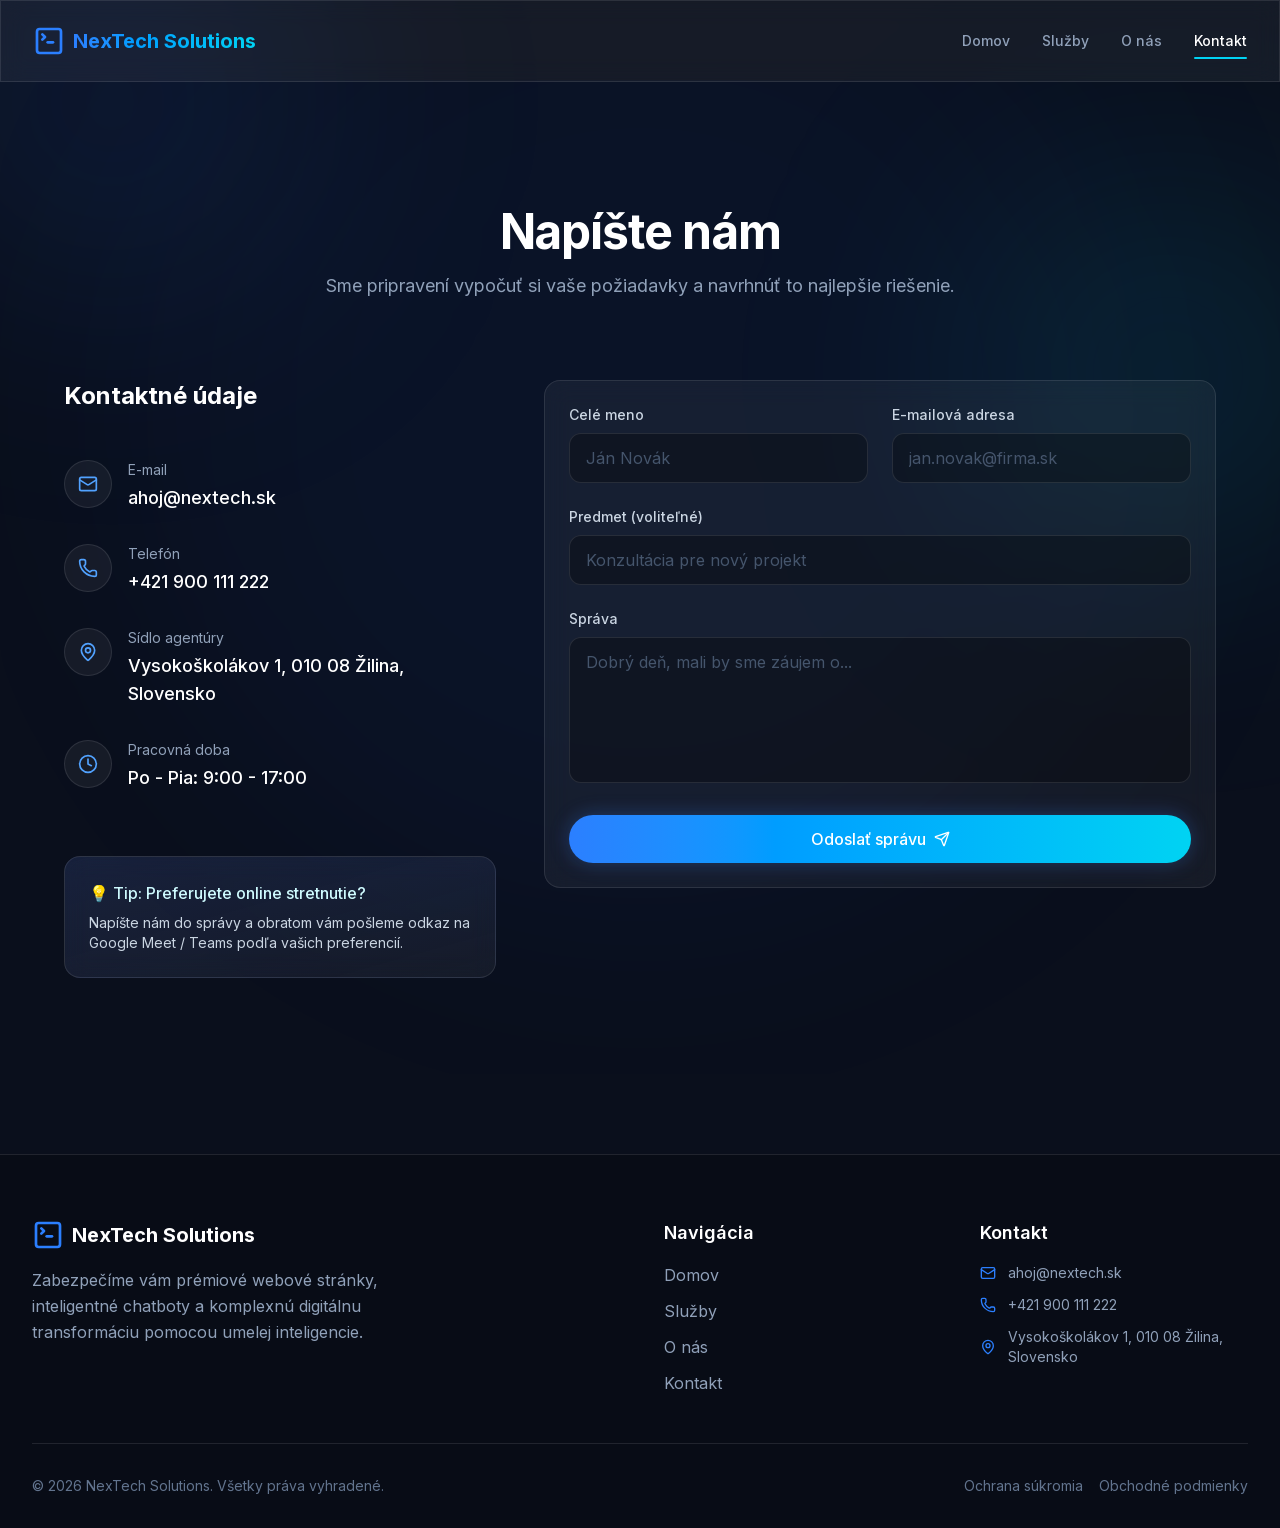
<file: sites/gemini/kontakt.html>
<!DOCTYPE html><html lang="sk" class="scroll-smooth"><head><meta charSet="utf-8"/><meta name="viewport" content="width=device-width, initial-scale=1"/><link rel="preload" href="./_next/static/media/83afe278b6a6bb3c-s.p.0q-301v4kxxnr.woff2" as="font" crossorigin="" type="font/woff2"/><link rel="stylesheet" href="./_next/static/chunks/118c865_-4_ji.css" data-precedence="next"/><link rel="preload" as="script" fetchPriority="low" href="./_next/static/chunks/165ldthr42y3x.js"/><script src="./_next/static/chunks/0-aqooim93t3w.js" async=""></script><script src="./_next/static/chunks/0hga79zw7ugl8.js" async=""></script><script src="./_next/static/chunks/08cj~-s8oo2em.js" async=""></script><script src="./_next/static/chunks/turbopack-0rbqxqt-j0srp.js" async=""></script><script src="./_next/static/chunks/0zv67bqrrsnzy.js" async=""></script><script src="./_next/static/chunks/05jj3s5ucrl_4.js" async=""></script><script src="./_next/static/chunks/0uen598f5xd.g.js" async=""></script><script src="./_next/static/chunks/10jdpwxqou_d-.js" async=""></script><script src="./_next/static/chunks/0csw3bn16uq7a.js" async=""></script><meta name="next-size-adjust" content=""/><title>NexTech Solutions | Prémiová AI &amp; IT Agentúra</title><meta name="description" content="Zabezpečíme vám prémiové webové stránky, inteligentné chatboty a komplexnú digitálnu transformáciu pomocou umelej inteligencie."/><link rel="icon" href="/favicon.ico?favicon.0x3dzn~oxb6tn.ico" sizes="256x256" type="image/x-icon"/><script src="./_next/static/chunks/03~yq9q893hmn.js" noModule=""></script></head><body class="inter_5972bc34-module__OU16Qa__className min-h-screen flex flex-col pt-20 relative bg-[#0a0f1c] text-slate-200 antialiased"><div hidden=""><!--$--><!--/$--></div><div class="fixed inset-0 z-[-1] pointer-events-none"><div class="absolute top-[-10%] -left-20 w-96 h-96 bg-blue-500/20 rounded-full blur-[120px] mix-blend-screen opacity-50"></div><div class="absolute top-[20%] -right-20 w-96 h-96 bg-cyan-400/20 rounded-full blur-[120px] mix-blend-screen opacity-50"></div></div><header class="fixed top-0 w-full z-50 glass border-b border-white/5 bg-primary-navy/80"><div class="container mx-auto px-4 sm:px-6 lg:px-8"><div class="flex items-center justify-between h-20"><a class="flex items-center gap-2 group" href="./index.html"><svg xmlns="http://www.w3.org/2000/svg" width="24" height="24" viewBox="0 0 24 24" fill="none" stroke="currentColor" stroke-width="2" stroke-linecap="round" stroke-linejoin="round" class="lucide lucide-square-terminal w-8 h-8 text-blue-500 group-hover:text-cyan-400 transition-colors" aria-hidden="true"><path d="m7 11 2-2-2-2"></path><path d="M11 13h4"></path><rect width="18" height="18" x="3" y="3" rx="2" ry="2"></rect></svg><span class="text-xl font-bold bg-clip-text text-transparent bg-gradient-to-r from-blue-500 to-cyan-400">NexTech Solutions</span></a><nav class="hidden md:flex items-center gap-8"><a class="text-sm font-medium transition-colors hover:text-cyan-400 relative py-2 text-slate-400" href="./index.html">Domov</a><a class="text-sm font-medium transition-colors hover:text-cyan-400 relative py-2 text-slate-400" href="./sluzby.html">Služby</a><a class="text-sm font-medium transition-colors hover:text-cyan-400 relative py-2 text-slate-400" href="./o-nas.html">O nás</a><a class="text-sm font-medium transition-colors hover:text-cyan-400 relative py-2 text-white" href="./kontakt.html">Kontakt<div class="absolute left-0 bottom-0 w-full h-[2px] bg-cyan-400 rounded-full"></div></a></nav><button class="md:hidden p-2 text-slate-400 hover:text-white" aria-label="Toggle menu"><svg xmlns="http://www.w3.org/2000/svg" width="24" height="24" viewBox="0 0 24 24" fill="none" stroke="currentColor" stroke-width="2" stroke-linecap="round" stroke-linejoin="round" class="lucide lucide-menu w-6 h-6" aria-hidden="true"><path d="M4 5h16"></path><path d="M4 12h16"></path><path d="M4 19h16"></path></svg></button></div></div></header><main class="flex-grow flex flex-col relative z-0"><div class="pt-32 pb-24 relative overflow-hidden"><div class="absolute top-1/3 left-1/2 -translate-x-1/2 -translate-y-1/2 w-[1000px] h-[1000px] bg-blue-600/5 rounded-full blur-[120px] pointer-events-none -z-10"></div><div class="container mx-auto px-4 sm:px-6 lg:px-8"><div class="text-center mb-16"><h2 class="text-3xl md:text-5xl font-bold tracking-tight text-white mb-4">Napíšte nám</h2><p class="text-lg text-slate-400 max-w-2xl mx-auto">Sme pripravení vypočuť si vaše požiadavky a navrhnúť to najlepšie riešenie.</p></div><div class="max-w-6xl mx-auto mt-20 grid grid-cols-1 lg:grid-cols-5 gap-12"><div class="lg:col-span-2 flex flex-col gap-8 hidden lg:flex"><h3 class="text-2xl font-bold text-white mb-4">Kontaktné údaje</h3><div class="flex gap-4 group"><div class="w-12 h-12 rounded-full bg-white/5 flex items-center justify-center shrink-0 border border-white/10 group-hover:border-blue-500/50 transition-colors"><svg xmlns="http://www.w3.org/2000/svg" width="24" height="24" viewBox="0 0 24 24" fill="none" stroke="currentColor" stroke-width="2" stroke-linecap="round" stroke-linejoin="round" class="lucide lucide-mail w-5 h-5 text-blue-400" aria-hidden="true"><path d="m22 7-8.991 5.727a2 2 0 0 1-2.009 0L2 7"></path><rect x="2" y="4" width="20" height="16" rx="2"></rect></svg></div><div class="flex flex-col"><span class="text-sm text-slate-400 mb-1">E-mail</span><a href="mailto:ahoj@nextech.sk" class="text-lg text-white hover:text-cyan-400 transition-colors font-medium">ahoj@nextech.sk</a></div></div><div class="flex gap-4 group"><div class="w-12 h-12 rounded-full bg-white/5 flex items-center justify-center shrink-0 border border-white/10 group-hover:border-blue-500/50 transition-colors"><svg xmlns="http://www.w3.org/2000/svg" width="24" height="24" viewBox="0 0 24 24" fill="none" stroke="currentColor" stroke-width="2" stroke-linecap="round" stroke-linejoin="round" class="lucide lucide-phone w-5 h-5 text-blue-400" aria-hidden="true"><path d="M13.832 16.568a1 1 0 0 0 1.213-.303l.355-.465A2 2 0 0 1 17 15h3a2 2 0 0 1 2 2v3a2 2 0 0 1-2 2A18 18 0 0 1 2 4a2 2 0 0 1 2-2h3a2 2 0 0 1 2 2v3a2 2 0 0 1-.8 1.6l-.468.351a1 1 0 0 0-.292 1.233 14 14 0 0 0 6.392 6.384"></path></svg></div><div class="flex flex-col"><span class="text-sm text-slate-400 mb-1">Telefón</span><a href="tel:+421900111222" class="text-lg text-white hover:text-cyan-400 transition-colors font-medium">+421 900 111 222</a></div></div><div class="flex gap-4 group"><div class="w-12 h-12 rounded-full bg-white/5 flex items-center justify-center shrink-0 border border-white/10 group-hover:border-blue-500/50 transition-colors"><svg xmlns="http://www.w3.org/2000/svg" width="24" height="24" viewBox="0 0 24 24" fill="none" stroke="currentColor" stroke-width="2" stroke-linecap="round" stroke-linejoin="round" class="lucide lucide-map-pin w-5 h-5 text-blue-400" aria-hidden="true"><path d="M20 10c0 4.993-5.539 10.193-7.399 11.799a1 1 0 0 1-1.202 0C9.539 20.193 4 14.993 4 10a8 8 0 0 1 16 0"></path><circle cx="12" cy="10" r="3"></circle></svg></div><div class="flex flex-col"><span class="text-sm text-slate-400 mb-1">Sídlo agentúry</span><span class="text-lg text-white font-medium">Vysokoškolákov 1, 010 08 Žilina, Slovensko</span></div></div><div class="flex gap-4 group"><div class="w-12 h-12 rounded-full bg-white/5 flex items-center justify-center shrink-0 border border-white/10 group-hover:border-blue-500/50 transition-colors"><svg xmlns="http://www.w3.org/2000/svg" width="24" height="24" viewBox="0 0 24 24" fill="none" stroke="currentColor" stroke-width="2" stroke-linecap="round" stroke-linejoin="round" class="lucide lucide-clock w-5 h-5 text-blue-400" aria-hidden="true"><circle cx="12" cy="12" r="10"></circle><path d="M12 6v6l4 2"></path></svg></div><div class="flex flex-col"><span class="text-sm text-slate-400 mb-1">Pracovná doba</span><span class="text-lg text-white font-medium">Po - Pia: 9:00 - 17:00</span></div></div><div class="glass mt-8 p-6 rounded-2xl border-cyan-500/20 bg-gradient-to-br from-blue-900/20 to-transparent"><p class="text-cyan-100 font-medium">💡 Tip: Preferujete online stretnutie?</p><p class="text-sm text-slate-300 mt-2">Napíšte nám do správy a obratom vám pošleme odkaz na Google Meet / Teams podľa vašich preferencií.</p></div></div><div class="lg:col-span-3"><form class="glass-card flex flex-col gap-6"><div class="grid grid-cols-1 md:grid-cols-2 gap-6"><div class="flex flex-col gap-2"><label for="name" class="text-sm font-medium text-slate-300">Celé meno</label><input id="name" type="text" required="" class="w-full bg-black/30 border border-white/10 rounded-xl px-4 py-3 text-white focus:outline-none focus:ring-2 focus:ring-blue-500 focus:border-transparent transition-all placeholder:text-slate-600" placeholder="Ján Novák"/></div><div class="flex flex-col gap-2"><label for="email" class="text-sm font-medium text-slate-300">E-mailová adresa</label><input id="email" type="email" required="" class="w-full bg-black/30 border border-white/10 rounded-xl px-4 py-3 text-white focus:outline-none focus:ring-2 focus:ring-blue-500 focus:border-transparent transition-all placeholder:text-slate-600" placeholder="jan.novak@firma.sk"/></div></div><div class="flex flex-col gap-2"><label for="subject" class="text-sm font-medium text-slate-300">Predmet (voliteľné)</label><input id="subject" type="text" class="w-full bg-black/30 border border-white/10 rounded-xl px-4 py-3 text-white focus:outline-none focus:ring-2 focus:ring-blue-500 focus:border-transparent transition-all placeholder:text-slate-600" placeholder="Konzultácia pre nový projekt"/></div><div class="flex flex-col gap-2"><label for="message" class="text-sm font-medium text-slate-300">Správa</label><textarea id="message" required="" rows="5" class="w-full bg-black/30 border border-white/10 rounded-xl px-4 py-3 text-white focus:outline-none focus:ring-2 focus:ring-blue-500 focus:border-transparent transition-all placeholder:text-slate-600 resize-none" placeholder="Dobrý deň, mali by sme záujem o..."></textarea></div><button class="px-8 py-3 rounded-full font-medium transition-colors duration-300 ring-offset-[#0a0f1c] focus-visible:outline-none focus-visible:ring-2 focus-visible:ring-blue-500 bg-gradient-to-r from-blue-500 to-cyan-400 text-white shadow-[0_0_20px_rgba(59,130,246,0.3)] hover:shadow-[0_0_30px_rgba(6,182,212,0.6)] w-full mt-2 flex items-center justify-center gap-2 group" type="submit" tabindex="0">Odoslať správu<svg xmlns="http://www.w3.org/2000/svg" width="24" height="24" viewBox="0 0 24 24" fill="none" stroke="currentColor" stroke-width="2" stroke-linecap="round" stroke-linejoin="round" class="lucide lucide-send w-4 h-4 group-hover:translate-x-1 transition-transform" aria-hidden="true"><path d="M14.536 21.686a.5.5 0 0 0 .937-.024l6.5-19a.496.496 0 0 0-.635-.635l-19 6.5a.5.5 0 0 0-.024.937l7.93 3.18a2 2 0 0 1 1.112 1.11z"></path><path d="m21.854 2.147-10.94 10.939"></path></svg></button></form></div></div></div></div><!--$--><!--/$--></main><footer class="border-t border-white/10 bg-black/20 pt-16 pb-8 mt-20"><div class="container mx-auto px-4 sm:px-6 lg:px-8"><div class="grid grid-cols-1 md:grid-cols-4 gap-12 mb-12"><div class="col-span-1 md:col-span-2"><a class="flex items-center gap-2 mb-4" href="./index.html"><svg xmlns="http://www.w3.org/2000/svg" width="24" height="24" viewBox="0 0 24 24" fill="none" stroke="currentColor" stroke-width="2" stroke-linecap="round" stroke-linejoin="round" class="lucide lucide-square-terminal w-8 h-8 text-blue-500" aria-hidden="true"><path d="m7 11 2-2-2-2"></path><path d="M11 13h4"></path><rect width="18" height="18" x="3" y="3" rx="2" ry="2"></rect></svg><span class="text-xl font-bold text-white">NexTech Solutions</span></a><p class="text-slate-400 max-w-sm mb-6 leading-relaxed">Zabezpečíme vám prémiové webové stránky, inteligentné chatboty a komplexnú digitálnu transformáciu pomocou umelej inteligencie.</p></div><div><h3 class="text-white font-semibold mb-4 text-lg">Navigácia</h3><ul class="flex flex-col gap-3"><li><a class="text-slate-400 hover:text-cyan-400 transition-colors" href="./index.html">Domov</a></li><li><a class="text-slate-400 hover:text-cyan-400 transition-colors" href="./sluzby.html">Služby</a></li><li><a class="text-slate-400 hover:text-cyan-400 transition-colors" href="./o-nas.html">O nás</a></li><li><a class="text-slate-400 hover:text-cyan-400 transition-colors" href="./kontakt.html">Kontakt</a></li></ul></div><div><h3 class="text-white font-semibold mb-4 text-lg">Kontakt</h3><ul class="flex flex-col gap-3 text-slate-400 text-sm"><li class="flex items-center gap-3"><svg xmlns="http://www.w3.org/2000/svg" width="24" height="24" viewBox="0 0 24 24" fill="none" stroke="currentColor" stroke-width="2" stroke-linecap="round" stroke-linejoin="round" class="lucide lucide-mail w-4 h-4 text-blue-500 shrink-0" aria-hidden="true"><path d="m22 7-8.991 5.727a2 2 0 0 1-2.009 0L2 7"></path><rect x="2" y="4" width="20" height="16" rx="2"></rect></svg><a href="mailto:ahoj@nextech.sk" class="hover:text-cyan-400">ahoj@nextech.sk</a></li><li class="flex items-center gap-3"><svg xmlns="http://www.w3.org/2000/svg" width="24" height="24" viewBox="0 0 24 24" fill="none" stroke="currentColor" stroke-width="2" stroke-linecap="round" stroke-linejoin="round" class="lucide lucide-phone w-4 h-4 text-blue-500 shrink-0" aria-hidden="true"><path d="M13.832 16.568a1 1 0 0 0 1.213-.303l.355-.465A2 2 0 0 1 17 15h3a2 2 0 0 1 2 2v3a2 2 0 0 1-2 2A18 18 0 0 1 2 4a2 2 0 0 1 2-2h3a2 2 0 0 1 2 2v3a2 2 0 0 1-.8 1.6l-.468.351a1 1 0 0 0-.292 1.233 14 14 0 0 0 6.392 6.384"></path></svg><a href="tel:+421900111222" class="hover:text-cyan-400">+421 900 111 222</a></li><li class="flex items-center gap-3"><svg xmlns="http://www.w3.org/2000/svg" width="24" height="24" viewBox="0 0 24 24" fill="none" stroke="currentColor" stroke-width="2" stroke-linecap="round" stroke-linejoin="round" class="lucide lucide-map-pin w-4 h-4 text-blue-500 shrink-0" aria-hidden="true"><path d="M20 10c0 4.993-5.539 10.193-7.399 11.799a1 1 0 0 1-1.202 0C9.539 20.193 4 14.993 4 10a8 8 0 0 1 16 0"></path><circle cx="12" cy="10" r="3"></circle></svg><span>Vysokoškolákov 1, 010 08 Žilina, Slovensko</span></li></ul></div></div><div class="pt-8 border-t border-white/10 text-center flex flex-col md:flex-row justify-between items-center gap-4"><p class="text-slate-500 text-sm">© <!-- -->2026<!-- --> <!-- -->NexTech Solutions<!-- -->. Všetky práva vyhradené.</p><div class="flex gap-4 text-slate-500 text-sm"><a class="hover:text-white" href="./kontakt.html">Ochrana súkromia</a><a class="hover:text-white" href="./kontakt.html">Obchodné podmienky</a></div></div></div></footer><script src="./_next/static/chunks/165ldthr42y3x.js" id="_R_" async=""></script><script>(self.__next_f=self.__next_f||[]).push([0])</script><script>self.__next_f.push([1,"1:\"$Sreact.fragment\"\n2:I[33109,[\"./_next/static/chunks/0zv67bqrrsnzy.js\",\"./_next/static/chunks/05jj3s5ucrl_4.js\",\"./_next/static/chunks/0uen598f5xd.g.js\"],\"Header\"]\n3:I[61442,[\"./_next/static/chunks/0zv67bqrrsnzy.js\",\"./_next/static/chunks/05jj3s5ucrl_4.js\",\"./_next/static/chunks/0uen598f5xd.g.js\"],\"default\"]\n4:I[95262,[\"./_next/static/chunks/0zv67bqrrsnzy.js\",\"./_next/static/chunks/05jj3s5ucrl_4.js\",\"./_next/static/chunks/0uen598f5xd.g.js\"],\"default\"]\n5:I[18438,[\"./_next/static/chunks/0zv67bqrrsnzy.js\",\"./_next/static/chunks/05jj3s5ucrl_4.js\",\"./_next/static/chunks/0uen598f5xd.g.js\"],\"\"]\n6:I[43830,[\"./_next/static/chunks/0zv67bqrrsnzy.js\",\"./_next/static/chunks/05jj3s5ucrl_4.js\",\"./_next/static/chunks/0uen598f5xd.g.js\",\"./_next/static/chunks/10jdpwxqou_d-.js\",\"./_next/static/chunks/0csw3bn16uq7a.js\"],\"default\"]\nd:I[88885,[\"./_next/static/chunks/0zv67bqrrsnzy.js\",\"./_next/static/chunks/05jj3s5ucrl_4.js\",\"./_next/static/chunks/0uen598f5xd.g.js\"],\"default\",1]\n:HL[\"./_next/static/chunks/118c865_-4_ji.css\",\"style\"]\n:HL[\"./_next/static/media/83afe278b6a6bb3c-s.p.0q-301v4kxxnr.woff2\",\"font\",{\"crossOrigin\":\"\",\"type\":\"font/woff2\"}]\n"])</script><script>self.__next_f.push([1,"0:{\"P\":null,\"c\":[\"\",\"kontakt\"],\"q\":\"\",\"i\":false,\"f\":[[[\"\",{\"children\":[\"kontakt\",{\"children\":[\"__PAGE__\",{}]}]},\"$undefined\",\"$undefined\",16],[[\"$\",\"$1\",\"c\",{\"children\":[[[\"$\",\"link\",\"0\",{\"rel\":\"stylesheet\",\"href\":\"./_next/static/chunks/118c865_-4_ji.css\",\"precedence\":\"next\",\"crossOrigin\":\"$undefined\",\"nonce\":\"$undefined\"}],[\"$\",\"script\",\"script-0\",{\"src\":\"./_next/static/chunks/0zv67bqrrsnzy.js\",\"async\":true,\"nonce\":\"$undefined\"}],[\"$\",\"script\",\"script-1\",{\"src\":\"./_next/static/chunks/05jj3s5ucrl_4.js\",\"async\":true,\"nonce\":\"$undefined\"}],[\"$\",\"script\",\"script-2\",{\"src\":\"./_next/static/chunks/0uen598f5xd.g.js\",\"async\":true,\"nonce\":\"$undefined\"}]],[\"$\",\"html\",null,{\"lang\":\"sk\",\"className\":\"scroll-smooth\",\"children\":[\"$\",\"body\",null,{\"className\":\"inter_5972bc34-module__OU16Qa__className min-h-screen flex flex-col pt-20 relative bg-[#0a0f1c] text-slate-200 antialiased\",\"children\":[[\"$\",\"div\",null,{\"className\":\"fixed inset-0 z-[-1] pointer-events-none\",\"children\":[[\"$\",\"div\",null,{\"className\":\"absolute top-[-10%] -left-20 w-96 h-96 bg-blue-500/20 rounded-full blur-[120px] mix-blend-screen opacity-50\"}],[\"$\",\"div\",null,{\"className\":\"absolute top-[20%] -right-20 w-96 h-96 bg-cyan-400/20 rounded-full blur-[120px] mix-blend-screen opacity-50\"}]]}],[\"$\",\"$L2\",null,{}],[\"$\",\"main\",null,{\"className\":\"flex-grow flex flex-col relative z-0\",\"children\":[\"$\",\"$L3\",null,{\"parallelRouterKey\":\"children\",\"error\":\"$undefined\",\"errorStyles\":\"$undefined\",\"errorScripts\":\"$undefined\",\"template\":[\"$\",\"$L4\",null,{}],\"templateStyles\":\"$undefined\",\"templateScripts\":\"$undefined\",\"notFound\":[[[\"$\",\"title\",null,{\"children\":\"404: This page could not be found.\"}],[\"$\",\"div\",null,{\"style\":{\"fontFamily\":\"system-ui,\\\"Segoe UI\\\",Roboto,Helvetica,Arial,sans-serif,\\\"Apple Color Emoji\\\",\\\"Segoe UI Emoji\\\"\",\"height\":\"100vh\",\"textAlign\":\"center\",\"display\":\"flex\",\"flexDirection\":\"column\",\"alignItems\":\"center\",\"justifyContent\":\"center\"},\"children\":[\"$\",\"div\",null,{\"children\":[[\"$\",\"style\",null,{\"dangerouslySetInnerHTML\":{\"__html\":\"body{color:#000;background:#fff;margin:0}.next-error-h1{border-right:1px solid rgba(0,0,0,.3)}@media (prefers-color-scheme:dark){body{color:#fff;background:#000}.next-error-h1{border-right:1px solid rgba(255,255,255,.3)}}\"}}],[\"$\",\"h1\",null,{\"className\":\"next-error-h1\",\"style\":{\"display\":\"inline-block\",\"margin\":\"0 20px 0 0\",\"padding\":\"0 23px 0 0\",\"fontSize\":24,\"fontWeight\":500,\"verticalAlign\":\"top\",\"lineHeight\":\"49px\"},\"children\":404}],[\"$\",\"div\",null,{\"style\":{\"display\":\"inline-block\"},\"children\":[\"$\",\"h2\",null,{\"style\":{\"fontSize\":14,\"fontWeight\":400,\"lineHeight\":\"49px\",\"margin\":0},\"children\":\"This page could not be found.\"}]}]]}]}]],[]],\"forbidden\":\"$undefined\",\"unauthorized\":\"$undefined\"}]}],[\"$\",\"footer\",null,{\"className\":\"border-t border-white/10 bg-black/20 pt-16 pb-8 mt-20\",\"children\":[\"$\",\"div\",null,{\"className\":\"container mx-auto px-4 sm:px-6 lg:px-8\",\"children\":[[\"$\",\"div\",null,{\"className\":\"grid grid-cols-1 md:grid-cols-4 gap-12 mb-12\",\"children\":[[\"$\",\"div\",null,{\"className\":\"col-span-1 md:col-span-2\",\"children\":[[\"$\",\"$L5\",null,{\"href\":\"/\",\"className\":\"flex items-center gap-2 mb-4\",\"children\":[[\"$\",\"$L6\",null,{\"ref\":\"$undefined\",\"iconNode\":[[\"path\",{\"d\":\"m7 11 2-2-2-2\",\"key\":\"1lz0vl\"}],[\"path\",{\"d\":\"M11 13h4\",\"key\":\"1p7l4v\"}],[\"rect\",{\"width\":\"18\",\"height\":\"18\",\"x\":\"3\",\"y\":\"3\",\"rx\":\"2\",\"ry\":\"2\",\"key\":\"1m3agn\"}]],\"className\":\"lucide-square-terminal w-8 h-8 text-blue-500\"}],[\"$\",\"span\",null,{\"className\":\"text-xl font-bold text-white\",\"children\":\"NexTech Solutions\"}]]}],[\"$\",\"p\",null,{\"className\":\"text-slate-400 max-w-sm mb-6 leading-relaxed\",\"children\":\"Zabezpečíme vám prémiové webové stránky, inteligentné chatboty a komplexnú digitálnu transformáciu pomocou umelej inteligencie.\"}]]}],[\"$\",\"div\",null,{\"children\":[[\"$\",\"h3\",null,{\"className\":\"text-white font-semibold mb-4 text-lg\",\"children\":\"Navigácia\"}],[\"$\",\"ul\",null,{\"className\":\"flex flex-col gap-3\",\"children\":[[\"$\",\"li\",null,{\"children\":[\"$\",\"$L5\",null,{\"href\":\"/\",\"className\":\"text-slate-400 hover:text-cyan-400 transition-colors\",\"children\":\"Domov\"}]}],[\"$\",\"li\",null,{\"children\":[\"$\",\"$L5\",null,{\"href\":\"/sluzby\",\"className\":\"text-slate-400 hover:text-cyan-400 transition-colors\",\"children\":\"Služby\"}]}],[\"$\",\"li\",null,{\"children\":[\"$\",\"$L5\",null,{\"href\":\"/o-nas\",\"className\":\"text-slate-400 hover:text-cyan-400 transition-colors\",\"children\":\"O nás\"}]}],[\"$\",\"li\",null,{\"children\":[\"$\",\"$L5\",null,{\"href\":\"/kontakt\",\"className\":\"text-slate-400 hover:text-cyan-400 transition-colors\",\"children\":\"Kontakt\"}]}]]}]]}],[\"$\",\"div\",null,{\"children\":[[\"$\",\"h3\",null,{\"className\":\"text-white font-semibold mb-4 text-lg\",\"children\":\"Kontakt\"}],\"$L7\"]}]]}],\"$L8\"]}]}]]}]}]]}],{\"children\":[\"$L9\",{\"children\":[\"$La\",{},null,false,null]},null,false,\"$@b\"]},null,false,null],\"$Lc\",false]],\"m\":\"$undefined\",\"G\":[\"$d\",[\"$Le\"]],\"S\":true,\"h\":null,\"s\":\"$undefined\",\"l\":\"$undefined\",\"p\":\"$undefined\",\"d\":\"$undefined\",\"b\":\"F0rcxVq0AVXNudKQDLHnX\"}\n"])</script><script>self.__next_f.push([1,"f:I[57347,[\"./_next/static/chunks/0zv67bqrrsnzy.js\",\"./_next/static/chunks/05jj3s5ucrl_4.js\",\"./_next/static/chunks/0uen598f5xd.g.js\",\"./_next/static/chunks/10jdpwxqou_d-.js\",\"./_next/static/chunks/0csw3bn16uq7a.js\"],\"SectionHeading\"]\n10:I[96184,[\"./_next/static/chunks/0zv67bqrrsnzy.js\",\"./_next/static/chunks/05jj3s5ucrl_4.js\",\"./_next/static/chunks/0uen598f5xd.g.js\",\"./_next/static/chunks/10jdpwxqou_d-.js\",\"./_next/static/chunks/0csw3bn16uq7a.js\"],\"ContactForm\"]\n11:I[38542,[\"./_next/static/chunks/0zv67bqrrsnzy.js\",\"./_next/static/chunks/05jj3s5ucrl_4.js\",\"./_next/static/chunks/0uen598f5xd.g.js\"],\"OutletBoundary\"]\n12:\"$Sreact.suspense\"\n15:I[38542,[\"./_next/static/chunks/0zv67bqrrsnzy.js\",\"./_next/static/chunks/05jj3s5ucrl_4.js\",\"./_next/static/chunks/0uen598f5xd.g.js\"],\"ViewportBoundary\"]\n17:I[38542,[\"./_next/static/chunks/0zv67bqrrsnzy.js\",\"./_next/static/chunks/05jj3s5ucrl_4.js\",\"./_next/static/chunks/0uen598f5xd.g.js\"],\"MetadataBoundary\"]\n"])</script><script>self.__next_f.push([1,"7:[\"$\",\"ul\",null,{\"className\":\"flex flex-col gap-3 text-slate-400 text-sm\",\"children\":[[\"$\",\"li\",null,{\"className\":\"flex items-center gap-3\",\"children\":[[\"$\",\"$L6\",null,{\"ref\":\"$undefined\",\"iconNode\":[[\"path\",{\"d\":\"m22 7-8.991 5.727a2 2 0 0 1-2.009 0L2 7\",\"key\":\"132q7q\"}],[\"rect\",{\"x\":\"2\",\"y\":\"4\",\"width\":\"20\",\"height\":\"16\",\"rx\":\"2\",\"key\":\"izxlao\"}]],\"className\":\"lucide-mail w-4 h-4 text-blue-500 shrink-0\"}],[\"$\",\"a\",null,{\"href\":\"mailto:ahoj@nextech.sk\",\"className\":\"hover:text-cyan-400\",\"children\":\"ahoj@nextech.sk\"}]]}],[\"$\",\"li\",null,{\"className\":\"flex items-center gap-3\",\"children\":[[\"$\",\"$L6\",null,{\"ref\":\"$undefined\",\"iconNode\":[[\"path\",{\"d\":\"M13.832 16.568a1 1 0 0 0 1.213-.303l.355-.465A2 2 0 0 1 17 15h3a2 2 0 0 1 2 2v3a2 2 0 0 1-2 2A18 18 0 0 1 2 4a2 2 0 0 1 2-2h3a2 2 0 0 1 2 2v3a2 2 0 0 1-.8 1.6l-.468.351a1 1 0 0 0-.292 1.233 14 14 0 0 0 6.392 6.384\",\"key\":\"9njp5v\"}]],\"className\":\"lucide-phone w-4 h-4 text-blue-500 shrink-0\"}],[\"$\",\"a\",null,{\"href\":\"tel:+421900111222\",\"className\":\"hover:text-cyan-400\",\"children\":\"+421 900 111 222\"}]]}],[\"$\",\"li\",null,{\"className\":\"flex items-center gap-3\",\"children\":[[\"$\",\"$L6\",null,{\"ref\":\"$undefined\",\"iconNode\":[[\"path\",{\"d\":\"M20 10c0 4.993-5.539 10.193-7.399 11.799a1 1 0 0 1-1.202 0C9.539 20.193 4 14.993 4 10a8 8 0 0 1 16 0\",\"key\":\"1r0f0z\"}],[\"circle\",{\"cx\":\"12\",\"cy\":\"10\",\"r\":\"3\",\"key\":\"ilqhr7\"}]],\"className\":\"lucide-map-pin w-4 h-4 text-blue-500 shrink-0\"}],[\"$\",\"span\",null,{\"children\":\"Vysokoškolákov 1, 010 08 Žilina, Slovensko\"}]]}]]}]\n"])</script><script>self.__next_f.push([1,"8:[\"$\",\"div\",null,{\"className\":\"pt-8 border-t border-white/10 text-center flex flex-col md:flex-row justify-between items-center gap-4\",\"children\":[[\"$\",\"p\",null,{\"className\":\"text-slate-500 text-sm\",\"children\":[\"© \",2026,\" \",\"NexTech Solutions\",\". Všetky práva vyhradené.\"]}],[\"$\",\"div\",null,{\"className\":\"flex gap-4 text-slate-500 text-sm\",\"children\":[[\"$\",\"$L5\",null,{\"href\":\"/kontakt\",\"className\":\"hover:text-white\",\"children\":\"Ochrana súkromia\"}],[\"$\",\"$L5\",null,{\"href\":\"/kontakt\",\"className\":\"hover:text-white\",\"children\":\"Obchodné podmienky\"}]]}]]}]\n9:[\"$\",\"$1\",\"c\",{\"children\":[null,[\"$\",\"$L3\",null,{\"parallelRouterKey\":\"children\",\"error\":\"$undefined\",\"errorStyles\":\"$undefined\",\"errorScripts\":\"$undefined\",\"template\":[\"$\",\"$L4\",null,{}],\"templateStyles\":\"$undefined\",\"templateScripts\":\"$undefined\",\"notFound\":\"$undefined\",\"forbidden\":\"$undefined\",\"unauthorized\":\"$undefined\"}]]}]\n"])</script><script>self.__next_f.push([1,"a:[\"$\",\"$1\",\"c\",{\"children\":[[\"$\",\"div\",null,{\"className\":\"pt-32 pb-24 relative overflow-hidden\",\"children\":[[\"$\",\"div\",null,{\"className\":\"absolute top-1/3 left-1/2 -translate-x-1/2 -translate-y-1/2 w-[1000px] h-[1000px] bg-blue-600/5 rounded-full blur-[120px] pointer-events-none -z-10\"}],[\"$\",\"div\",null,{\"className\":\"container mx-auto px-4 sm:px-6 lg:px-8\",\"children\":[[\"$\",\"$Lf\",null,{\"title\":\"Napíšte nám\",\"subtitle\":\"Sme pripravení vypočuť si vaše požiadavky a navrhnúť to najlepšie riešenie.\"}],[\"$\",\"div\",null,{\"className\":\"max-w-6xl mx-auto mt-20 grid grid-cols-1 lg:grid-cols-5 gap-12\",\"children\":[[\"$\",\"div\",null,{\"className\":\"lg:col-span-2 flex flex-col gap-8 hidden lg:flex\",\"children\":[[\"$\",\"h3\",null,{\"className\":\"text-2xl font-bold text-white mb-4\",\"children\":\"Kontaktné údaje\"}],[\"$\",\"div\",null,{\"className\":\"flex gap-4 group\",\"children\":[[\"$\",\"div\",null,{\"className\":\"w-12 h-12 rounded-full bg-white/5 flex items-center justify-center shrink-0 border border-white/10 group-hover:border-blue-500/50 transition-colors\",\"children\":[\"$\",\"$L6\",null,{\"ref\":\"$undefined\",\"iconNode\":\"$7:props:children:0:props:children:0:props:iconNode\",\"className\":\"lucide-mail w-5 h-5 text-blue-400\"}]}],[\"$\",\"div\",null,{\"className\":\"flex flex-col\",\"children\":[[\"$\",\"span\",null,{\"className\":\"text-sm text-slate-400 mb-1\",\"children\":\"E-mail\"}],[\"$\",\"a\",null,{\"href\":\"mailto:ahoj@nextech.sk\",\"className\":\"text-lg text-white hover:text-cyan-400 transition-colors font-medium\",\"children\":\"ahoj@nextech.sk\"}]]}]]}],[\"$\",\"div\",null,{\"className\":\"flex gap-4 group\",\"children\":[[\"$\",\"div\",null,{\"className\":\"w-12 h-12 rounded-full bg-white/5 flex items-center justify-center shrink-0 border border-white/10 group-hover:border-blue-500/50 transition-colors\",\"children\":[\"$\",\"$L6\",null,{\"ref\":\"$undefined\",\"iconNode\":\"$7:props:children:1:props:children:0:props:iconNode\",\"className\":\"lucide-phone w-5 h-5 text-blue-400\"}]}],[\"$\",\"div\",null,{\"className\":\"flex flex-col\",\"children\":[[\"$\",\"span\",null,{\"className\":\"text-sm text-slate-400 mb-1\",\"children\":\"Telefón\"}],[\"$\",\"a\",null,{\"href\":\"tel:+421900111222\",\"className\":\"text-lg text-white hover:text-cyan-400 transition-colors font-medium\",\"children\":\"+421 900 111 222\"}]]}]]}],[\"$\",\"div\",null,{\"className\":\"flex gap-4 group\",\"children\":[[\"$\",\"div\",null,{\"className\":\"w-12 h-12 rounded-full bg-white/5 flex items-center justify-center shrink-0 border border-white/10 group-hover:border-blue-500/50 transition-colors\",\"children\":[\"$\",\"$L6\",null,{\"ref\":\"$undefined\",\"iconNode\":\"$7:props:children:2:props:children:0:props:iconNode\",\"className\":\"lucide-map-pin w-5 h-5 text-blue-400\"}]}],[\"$\",\"div\",null,{\"className\":\"flex flex-col\",\"children\":[[\"$\",\"span\",null,{\"className\":\"text-sm text-slate-400 mb-1\",\"children\":\"Sídlo agentúry\"}],[\"$\",\"span\",null,{\"className\":\"text-lg text-white font-medium\",\"children\":\"Vysokoškolákov 1, 010 08 Žilina, Slovensko\"}]]}]]}],[\"$\",\"div\",null,{\"className\":\"flex gap-4 group\",\"children\":[[\"$\",\"div\",null,{\"className\":\"w-12 h-12 rounded-full bg-white/5 flex items-center justify-center shrink-0 border border-white/10 group-hover:border-blue-500/50 transition-colors\",\"children\":[\"$\",\"$L6\",null,{\"ref\":\"$undefined\",\"iconNode\":[[\"circle\",{\"cx\":\"12\",\"cy\":\"12\",\"r\":\"10\",\"key\":\"1mglay\"}],[\"path\",{\"d\":\"M12 6v6l4 2\",\"key\":\"mmk7yg\"}]],\"className\":\"lucide-clock w-5 h-5 text-blue-400\"}]}],[\"$\",\"div\",null,{\"className\":\"flex flex-col\",\"children\":[[\"$\",\"span\",null,{\"className\":\"text-sm text-slate-400 mb-1\",\"children\":\"Pracovná doba\"}],[\"$\",\"span\",null,{\"className\":\"text-lg text-white font-medium\",\"children\":\"Po - Pia: 9:00 - 17:00\"}]]}]]}],[\"$\",\"div\",null,{\"className\":\"glass mt-8 p-6 rounded-2xl border-cyan-500/20 bg-gradient-to-br from-blue-900/20 to-transparent\",\"children\":[[\"$\",\"p\",null,{\"className\":\"text-cyan-100 font-medium\",\"children\":\"💡 Tip: Preferujete online stretnutie?\"}],[\"$\",\"p\",null,{\"className\":\"text-sm text-slate-300 mt-2\",\"children\":\"Napíšte nám do správy a obratom vám pošleme odkaz na Google Meet / Teams podľa vašich preferencií.\"}]]}]]}],[\"$\",\"div\",null,{\"className\":\"lg:col-span-3\",\"children\":[\"$\",\"$L10\",null,{}]}]]}]]}]]}],[[\"$\",\"script\",\"script-0\",{\"src\":\"./_next/static/chunks/10jdpwxqou_d-.js\",\"async\":true,\"nonce\":\"$undefined\"}],[\"$\",\"script\",\"script-1\",{\"src\":\"./_next/static/chunks/0csw3bn16uq7a.js\",\"async\":true,\"nonce\":\"$undefined\"}]],[\"$\",\"$L11\",null,{\"children\":[\"$\",\"$12\",null,{\"name\":\"Next.MetadataOutlet\",\"children\":\"$@13\"}]}]]}]\n"])</script><script>self.__next_f.push([1,"14:[]\nb:\"$W14\"\nc:[\"$\",\"$1\",\"h\",{\"children\":[null,[\"$\",\"$L15\",null,{\"children\":\"$L16\"}],[\"$\",\"div\",null,{\"hidden\":true,\"children\":[\"$\",\"$L17\",null,{\"children\":[\"$\",\"$12\",null,{\"name\":\"Next.Metadata\",\"children\":\"$L18\"}]}]}],[\"$\",\"meta\",null,{\"name\":\"next-size-adjust\",\"content\":\"\"}]]}]\ne:[\"$\",\"link\",\"0\",{\"rel\":\"stylesheet\",\"href\":\"./_next/static/chunks/118c865_-4_ji.css\",\"precedence\":\"next\",\"crossOrigin\":\"$undefined\",\"nonce\":\"$undefined\"}]\n"])</script><script>self.__next_f.push([1,"16:[[\"$\",\"meta\",\"0\",{\"charSet\":\"utf-8\"}],[\"$\",\"meta\",\"1\",{\"name\":\"viewport\",\"content\":\"width=device-width, initial-scale=1\"}]]\n"])</script><script>self.__next_f.push([1,"19:I[76344,[\"./_next/static/chunks/0zv67bqrrsnzy.js\",\"./_next/static/chunks/05jj3s5ucrl_4.js\",\"./_next/static/chunks/0uen598f5xd.g.js\"],\"IconMark\"]\n13:null\n18:[[\"$\",\"title\",\"0\",{\"children\":\"NexTech Solutions | Prémiová AI \u0026 IT Agentúra\"}],[\"$\",\"meta\",\"1\",{\"name\":\"description\",\"content\":\"Zabezpečíme vám prémiové webové stránky, inteligentné chatboty a komplexnú digitálnu transformáciu pomocou umelej inteligencie.\"}],[\"$\",\"link\",\"2\",{\"rel\":\"icon\",\"href\":\"/favicon.ico?favicon.0x3dzn~oxb6tn.ico\",\"sizes\":\"256x256\",\"type\":\"image/x-icon\"}],[\"$\",\"$L19\",\"3\",{}]]\n"])</script></body></html>
</file>
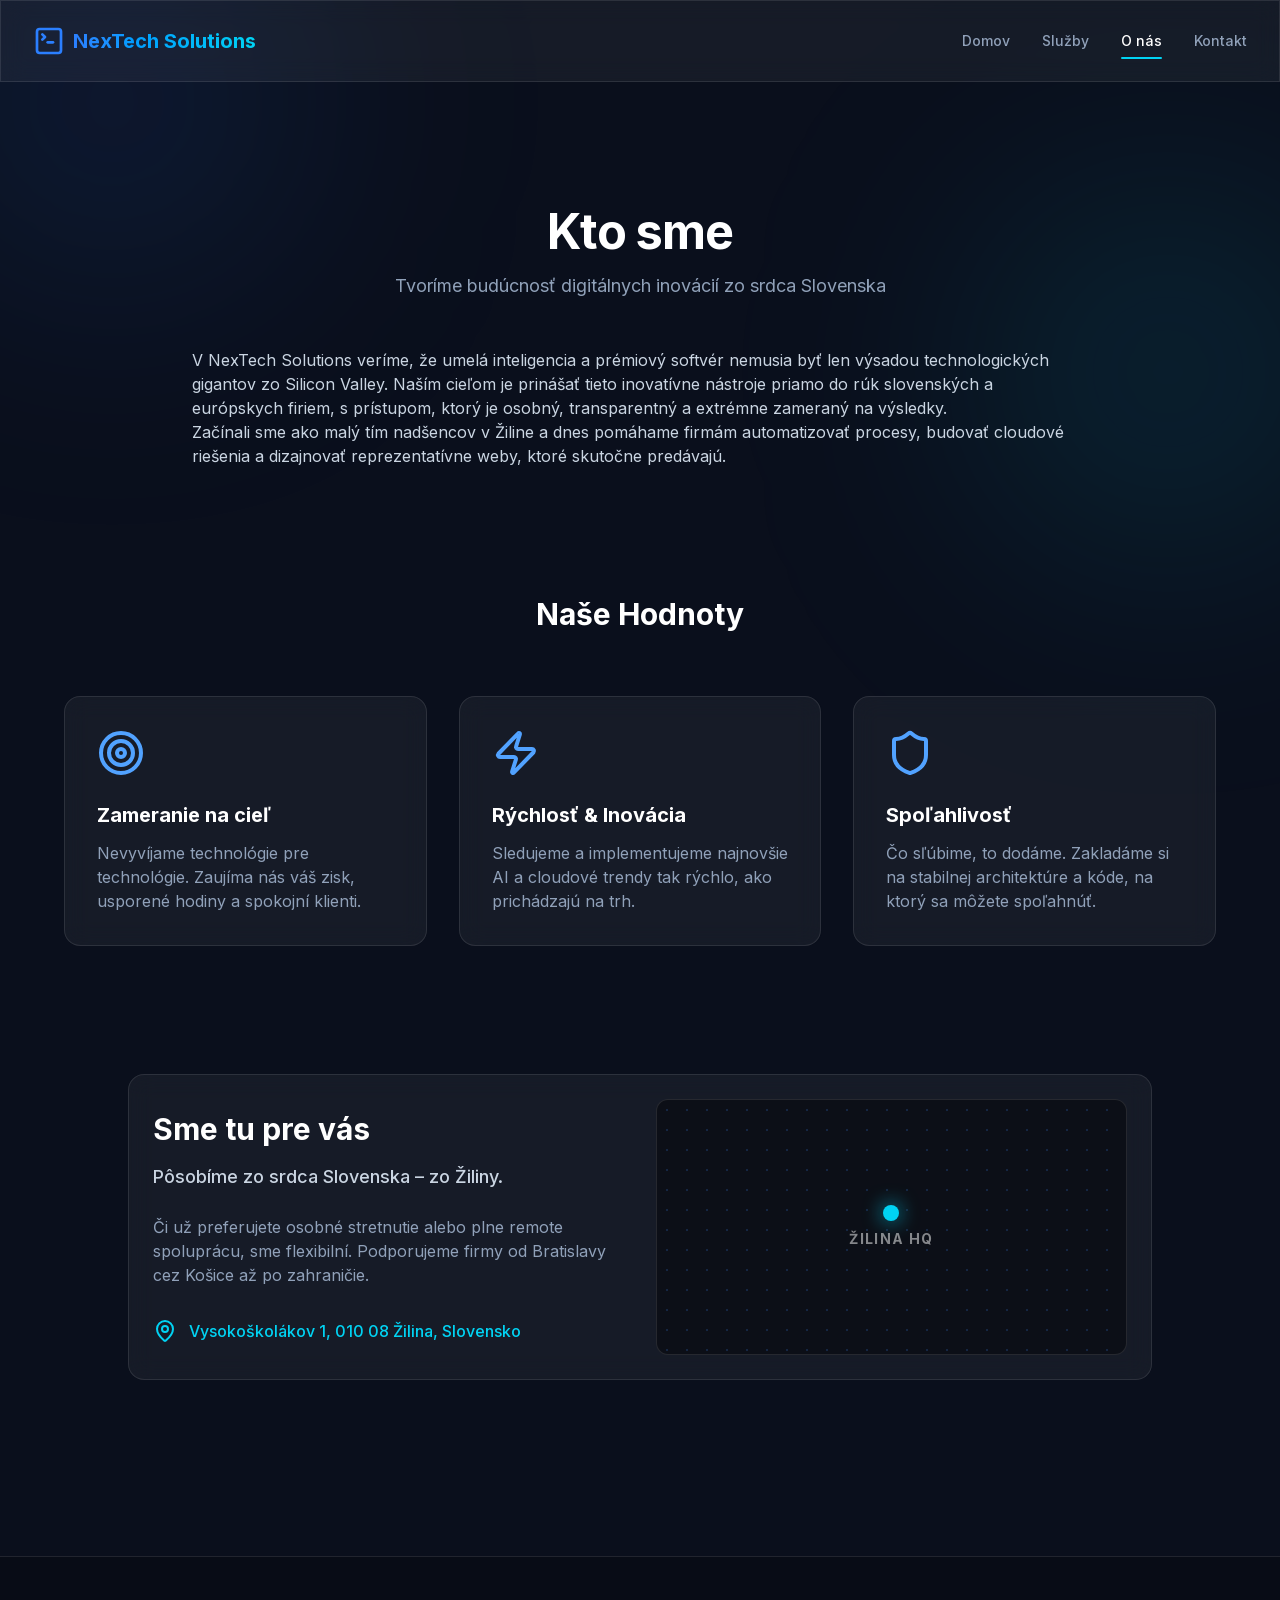
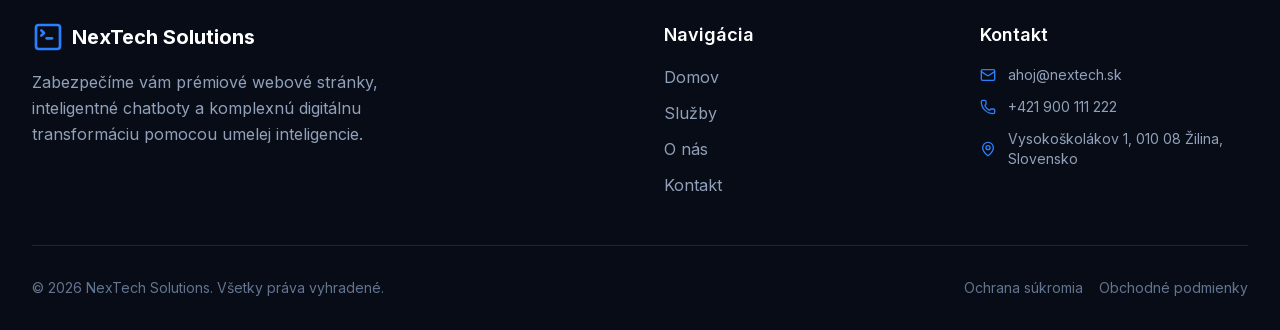
<file: sites/gemini/o-nas.html>
<!DOCTYPE html><html lang="sk" class="scroll-smooth"><head><meta charSet="utf-8"/><meta name="viewport" content="width=device-width, initial-scale=1"/><link rel="preload" href="./_next/static/media/83afe278b6a6bb3c-s.p.0q-301v4kxxnr.woff2" as="font" crossorigin="" type="font/woff2"/><link rel="stylesheet" href="./_next/static/chunks/118c865_-4_ji.css" data-precedence="next"/><link rel="preload" as="script" fetchPriority="low" href="./_next/static/chunks/165ldthr42y3x.js"/><script src="./_next/static/chunks/0-aqooim93t3w.js" async=""></script><script src="./_next/static/chunks/0hga79zw7ugl8.js" async=""></script><script src="./_next/static/chunks/08cj~-s8oo2em.js" async=""></script><script src="./_next/static/chunks/turbopack-0rbqxqt-j0srp.js" async=""></script><script src="./_next/static/chunks/0zv67bqrrsnzy.js" async=""></script><script src="./_next/static/chunks/05jj3s5ucrl_4.js" async=""></script><script src="./_next/static/chunks/0uen598f5xd.g.js" async=""></script><script src="./_next/static/chunks/011kg7~llyfjd.js" async=""></script><script src="./_next/static/chunks/0csw3bn16uq7a.js" async=""></script><meta name="next-size-adjust" content=""/><title>NexTech Solutions | Prémiová AI &amp; IT Agentúra</title><meta name="description" content="Zabezpečíme vám prémiové webové stránky, inteligentné chatboty a komplexnú digitálnu transformáciu pomocou umelej inteligencie."/><link rel="icon" href="/favicon.ico?favicon.0x3dzn~oxb6tn.ico" sizes="256x256" type="image/x-icon"/><script src="./_next/static/chunks/03~yq9q893hmn.js" noModule=""></script></head><body class="inter_5972bc34-module__OU16Qa__className min-h-screen flex flex-col pt-20 relative bg-[#0a0f1c] text-slate-200 antialiased"><div hidden=""><!--$--><!--/$--></div><div class="fixed inset-0 z-[-1] pointer-events-none"><div class="absolute top-[-10%] -left-20 w-96 h-96 bg-blue-500/20 rounded-full blur-[120px] mix-blend-screen opacity-50"></div><div class="absolute top-[20%] -right-20 w-96 h-96 bg-cyan-400/20 rounded-full blur-[120px] mix-blend-screen opacity-50"></div></div><header class="fixed top-0 w-full z-50 glass border-b border-white/5 bg-primary-navy/80"><div class="container mx-auto px-4 sm:px-6 lg:px-8"><div class="flex items-center justify-between h-20"><a class="flex items-center gap-2 group" href="./index.html"><svg xmlns="http://www.w3.org/2000/svg" width="24" height="24" viewBox="0 0 24 24" fill="none" stroke="currentColor" stroke-width="2" stroke-linecap="round" stroke-linejoin="round" class="lucide lucide-square-terminal w-8 h-8 text-blue-500 group-hover:text-cyan-400 transition-colors" aria-hidden="true"><path d="m7 11 2-2-2-2"></path><path d="M11 13h4"></path><rect width="18" height="18" x="3" y="3" rx="2" ry="2"></rect></svg><span class="text-xl font-bold bg-clip-text text-transparent bg-gradient-to-r from-blue-500 to-cyan-400">NexTech Solutions</span></a><nav class="hidden md:flex items-center gap-8"><a class="text-sm font-medium transition-colors hover:text-cyan-400 relative py-2 text-slate-400" href="./index.html">Domov</a><a class="text-sm font-medium transition-colors hover:text-cyan-400 relative py-2 text-slate-400" href="./sluzby.html">Služby</a><a class="text-sm font-medium transition-colors hover:text-cyan-400 relative py-2 text-white" href="./o-nas.html">O nás<div class="absolute left-0 bottom-0 w-full h-[2px] bg-cyan-400 rounded-full"></div></a><a class="text-sm font-medium transition-colors hover:text-cyan-400 relative py-2 text-slate-400" href="./kontakt.html">Kontakt</a></nav><button class="md:hidden p-2 text-slate-400 hover:text-white" aria-label="Toggle menu"><svg xmlns="http://www.w3.org/2000/svg" width="24" height="24" viewBox="0 0 24 24" fill="none" stroke="currentColor" stroke-width="2" stroke-linecap="round" stroke-linejoin="round" class="lucide lucide-menu w-6 h-6" aria-hidden="true"><path d="M4 5h16"></path><path d="M4 12h16"></path><path d="M4 19h16"></path></svg></button></div></div></header><main class="flex-grow flex flex-col relative z-0"><div class="pt-32 pb-24 overflow-hidden"><div class="container mx-auto px-4 sm:px-6 lg:px-8"><div class="max-w-4xl mx-auto mb-32"><div class="text-center mb-12"><h2 class="text-3xl md:text-5xl font-bold tracking-tight text-white mb-4">Kto sme</h2><p class="text-lg text-slate-400 max-w-2xl mx-auto">Tvoríme budúcnosť digitálnych inovácií zo srdca Slovenska</p></div><div class="prose prose-invert prose-lg mx-auto text-slate-300"><p>V <!-- -->NexTech Solutions<!-- --> veríme, že umelá inteligencia a prémiový softvér nemusia byť len výsadou technologických gigantov zo Silicon Valley. Naším cieľom je prinášať tieto inovatívne nástroje priamo do rúk slovenských a európskych firiem, s prístupom, ktorý je osobný, transparentný a extrémne zameraný na výsledky.</p><p>Začínali sme ako malý tím nadšencov v Žiline a dnes pomáhame firmám automatizovať procesy, budovať cloudové riešenia a dizajnovať reprezentatívne weby, ktoré skutočne predávajú.</p></div></div><div class="max-w-6xl mx-auto mb-32"><h3 class="text-3xl font-bold text-center text-white mb-16">Naše Hodnoty</h3><div class="grid grid-cols-1 md:grid-cols-3 gap-8"><div class="glass p-8 rounded-2xl border-white/5 relative overflow-hidden group hover:border-cyan-500/30 transition-colors"><div class="absolute top-0 left-0 w-full h-1 bg-gradient-to-r from-blue-500 to-cyan-400 transform origin-left scale-x-0 group-hover:scale-x-100 transition-transform duration-500"></div><svg xmlns="http://www.w3.org/2000/svg" width="24" height="24" viewBox="0 0 24 24" fill="none" stroke="currentColor" stroke-width="2" stroke-linecap="round" stroke-linejoin="round" class="lucide lucide-target w-12 h-12 text-blue-400 mb-6" aria-hidden="true"><circle cx="12" cy="12" r="10"></circle><circle cx="12" cy="12" r="6"></circle><circle cx="12" cy="12" r="2"></circle></svg><h4 class="text-xl font-bold text-white mb-3">Zameranie na cieľ</h4><p class="text-slate-400">Nevyvíjame technológie pre technológie. Zaujíma nás váš zisk, usporené hodiny a spokojní klienti.</p></div><div class="glass p-8 rounded-2xl border-white/5 relative overflow-hidden group hover:border-cyan-500/30 transition-colors"><div class="absolute top-0 left-0 w-full h-1 bg-gradient-to-r from-blue-500 to-cyan-400 transform origin-left scale-x-0 group-hover:scale-x-100 transition-transform duration-500"></div><svg xmlns="http://www.w3.org/2000/svg" width="24" height="24" viewBox="0 0 24 24" fill="none" stroke="currentColor" stroke-width="2" stroke-linecap="round" stroke-linejoin="round" class="lucide lucide-zap w-12 h-12 text-blue-400 mb-6" aria-hidden="true"><path d="M4 14a1 1 0 0 1-.78-1.63l9.9-10.2a.5.5 0 0 1 .86.46l-1.92 6.02A1 1 0 0 0 13 10h7a1 1 0 0 1 .78 1.63l-9.9 10.2a.5.5 0 0 1-.86-.46l1.92-6.02A1 1 0 0 0 11 14z"></path></svg><h4 class="text-xl font-bold text-white mb-3">Rýchlosť &amp; Inovácia</h4><p class="text-slate-400">Sledujeme a implementujeme najnovšie AI a cloudové trendy tak rýchlo, ako prichádzajú na trh.</p></div><div class="glass p-8 rounded-2xl border-white/5 relative overflow-hidden group hover:border-cyan-500/30 transition-colors"><div class="absolute top-0 left-0 w-full h-1 bg-gradient-to-r from-blue-500 to-cyan-400 transform origin-left scale-x-0 group-hover:scale-x-100 transition-transform duration-500"></div><svg xmlns="http://www.w3.org/2000/svg" width="24" height="24" viewBox="0 0 24 24" fill="none" stroke="currentColor" stroke-width="2" stroke-linecap="round" stroke-linejoin="round" class="lucide lucide-shield w-12 h-12 text-blue-400 mb-6" aria-hidden="true"><path d="M20 13c0 5-3.5 7.5-7.66 8.95a1 1 0 0 1-.67-.01C7.5 20.5 4 18 4 13V6a1 1 0 0 1 1-1c2 0 4.5-1.2 6.24-2.72a1.17 1.17 0 0 1 1.52 0C14.51 3.81 17 5 19 5a1 1 0 0 1 1 1z"></path></svg><h4 class="text-xl font-bold text-white mb-3">Spoľahlivosť</h4><p class="text-slate-400">Čo sľúbime, to dodáme. Zakladáme si na stabilnej architektúre a kóde, na ktorý sa môžete spoľahnúť.</p></div></div></div><div class="max-w-5xl mx-auto glass-card border-blue-500/20 p-8 md:p-12 relative overflow-hidden"><div class="absolute right-0 top-0 w-1/2 h-full opacity-10 bg-[radial-gradient(ellipse_at_center,_var(--tw-gradient-stops))] from-blue-500 via-transparent to-transparent pointer-events-none"></div><div class="grid grid-cols-1 md:grid-cols-2 gap-8 items-center relative z-10"><div><h3 class="text-3xl font-bold text-white mb-4">Sme tu pre vás</h3><p class="text-slate-300 mb-6 font-medium text-lg text-blue-300">Pôsobíme zo srdca Slovenska – zo Žiliny.</p><p class="text-slate-400 mb-8">Či už preferujete osobné stretnutie alebo plne remote spoluprácu, sme flexibilní. Podporujeme firmy od Bratislavy cez Košice až po zahraničie.</p><div class="flex items-center gap-3 text-cyan-400 font-medium"><svg xmlns="http://www.w3.org/2000/svg" width="24" height="24" viewBox="0 0 24 24" fill="none" stroke="currentColor" stroke-width="2" stroke-linecap="round" stroke-linejoin="round" class="lucide lucide-map-pin w-6 h-6" aria-hidden="true"><path d="M20 10c0 4.993-5.539 10.193-7.399 11.799a1 1 0 0 1-1.202 0C9.539 20.193 4 14.993 4 10a8 8 0 0 1 16 0"></path><circle cx="12" cy="10" r="3"></circle></svg><span>Vysokoškolákov 1, 010 08 Žilina, Slovensko</span></div></div><div class="h-64 rounded-xl bg-black/40 border border-white/10 flex items-center justify-center relative overflow-hidden"><div class="absolute inset-0 opacity-20" style="background-image:radial-gradient(#3b82f6 1px, transparent 1px);background-size:20px 20px"></div><div class="relative z-10 flex flex-col items-center"><div class="w-4 h-4 bg-cyan-400 rounded-full shadow-[0_0_20px_#06b6d4] animate-pulse"></div><div class="mt-2 font-bold text-white/50 tracking-widest uppercase text-sm">ŽILINA HQ</div></div></div></div></div></div></div><!--$--><!--/$--></main><footer class="border-t border-white/10 bg-black/20 pt-16 pb-8 mt-20"><div class="container mx-auto px-4 sm:px-6 lg:px-8"><div class="grid grid-cols-1 md:grid-cols-4 gap-12 mb-12"><div class="col-span-1 md:col-span-2"><a class="flex items-center gap-2 mb-4" href="./index.html"><svg xmlns="http://www.w3.org/2000/svg" width="24" height="24" viewBox="0 0 24 24" fill="none" stroke="currentColor" stroke-width="2" stroke-linecap="round" stroke-linejoin="round" class="lucide lucide-square-terminal w-8 h-8 text-blue-500" aria-hidden="true"><path d="m7 11 2-2-2-2"></path><path d="M11 13h4"></path><rect width="18" height="18" x="3" y="3" rx="2" ry="2"></rect></svg><span class="text-xl font-bold text-white">NexTech Solutions</span></a><p class="text-slate-400 max-w-sm mb-6 leading-relaxed">Zabezpečíme vám prémiové webové stránky, inteligentné chatboty a komplexnú digitálnu transformáciu pomocou umelej inteligencie.</p></div><div><h3 class="text-white font-semibold mb-4 text-lg">Navigácia</h3><ul class="flex flex-col gap-3"><li><a class="text-slate-400 hover:text-cyan-400 transition-colors" href="./index.html">Domov</a></li><li><a class="text-slate-400 hover:text-cyan-400 transition-colors" href="./sluzby.html">Služby</a></li><li><a class="text-slate-400 hover:text-cyan-400 transition-colors" href="./o-nas.html">O nás</a></li><li><a class="text-slate-400 hover:text-cyan-400 transition-colors" href="./kontakt.html">Kontakt</a></li></ul></div><div><h3 class="text-white font-semibold mb-4 text-lg">Kontakt</h3><ul class="flex flex-col gap-3 text-slate-400 text-sm"><li class="flex items-center gap-3"><svg xmlns="http://www.w3.org/2000/svg" width="24" height="24" viewBox="0 0 24 24" fill="none" stroke="currentColor" stroke-width="2" stroke-linecap="round" stroke-linejoin="round" class="lucide lucide-mail w-4 h-4 text-blue-500 shrink-0" aria-hidden="true"><path d="m22 7-8.991 5.727a2 2 0 0 1-2.009 0L2 7"></path><rect x="2" y="4" width="20" height="16" rx="2"></rect></svg><a href="mailto:ahoj@nextech.sk" class="hover:text-cyan-400">ahoj@nextech.sk</a></li><li class="flex items-center gap-3"><svg xmlns="http://www.w3.org/2000/svg" width="24" height="24" viewBox="0 0 24 24" fill="none" stroke="currentColor" stroke-width="2" stroke-linecap="round" stroke-linejoin="round" class="lucide lucide-phone w-4 h-4 text-blue-500 shrink-0" aria-hidden="true"><path d="M13.832 16.568a1 1 0 0 0 1.213-.303l.355-.465A2 2 0 0 1 17 15h3a2 2 0 0 1 2 2v3a2 2 0 0 1-2 2A18 18 0 0 1 2 4a2 2 0 0 1 2-2h3a2 2 0 0 1 2 2v3a2 2 0 0 1-.8 1.6l-.468.351a1 1 0 0 0-.292 1.233 14 14 0 0 0 6.392 6.384"></path></svg><a href="tel:+421900111222" class="hover:text-cyan-400">+421 900 111 222</a></li><li class="flex items-center gap-3"><svg xmlns="http://www.w3.org/2000/svg" width="24" height="24" viewBox="0 0 24 24" fill="none" stroke="currentColor" stroke-width="2" stroke-linecap="round" stroke-linejoin="round" class="lucide lucide-map-pin w-4 h-4 text-blue-500 shrink-0" aria-hidden="true"><path d="M20 10c0 4.993-5.539 10.193-7.399 11.799a1 1 0 0 1-1.202 0C9.539 20.193 4 14.993 4 10a8 8 0 0 1 16 0"></path><circle cx="12" cy="10" r="3"></circle></svg><span>Vysokoškolákov 1, 010 08 Žilina, Slovensko</span></li></ul></div></div><div class="pt-8 border-t border-white/10 text-center flex flex-col md:flex-row justify-between items-center gap-4"><p class="text-slate-500 text-sm">© <!-- -->2026<!-- --> <!-- -->NexTech Solutions<!-- -->. Všetky práva vyhradené.</p><div class="flex gap-4 text-slate-500 text-sm"><a class="hover:text-white" href="./kontakt.html">Ochrana súkromia</a><a class="hover:text-white" href="./kontakt.html">Obchodné podmienky</a></div></div></div></footer><script src="./_next/static/chunks/165ldthr42y3x.js" id="_R_" async=""></script><script>(self.__next_f=self.__next_f||[]).push([0])</script><script>self.__next_f.push([1,"1:\"$Sreact.fragment\"\n2:I[33109,[\"./_next/static/chunks/0zv67bqrrsnzy.js\",\"./_next/static/chunks/05jj3s5ucrl_4.js\",\"./_next/static/chunks/0uen598f5xd.g.js\"],\"Header\"]\n3:I[61442,[\"./_next/static/chunks/0zv67bqrrsnzy.js\",\"./_next/static/chunks/05jj3s5ucrl_4.js\",\"./_next/static/chunks/0uen598f5xd.g.js\"],\"default\"]\n4:I[95262,[\"./_next/static/chunks/0zv67bqrrsnzy.js\",\"./_next/static/chunks/05jj3s5ucrl_4.js\",\"./_next/static/chunks/0uen598f5xd.g.js\"],\"default\"]\n5:I[18438,[\"./_next/static/chunks/0zv67bqrrsnzy.js\",\"./_next/static/chunks/05jj3s5ucrl_4.js\",\"./_next/static/chunks/0uen598f5xd.g.js\"],\"\"]\n6:I[43830,[\"./_next/static/chunks/0zv67bqrrsnzy.js\",\"./_next/static/chunks/05jj3s5ucrl_4.js\",\"./_next/static/chunks/0uen598f5xd.g.js\"],\"default\"]\nd:I[88885,[\"./_next/static/chunks/0zv67bqrrsnzy.js\",\"./_next/static/chunks/05jj3s5ucrl_4.js\",\"./_next/static/chunks/0uen598f5xd.g.js\"],\"default\",1]\n:HL[\"./_next/static/chunks/118c865_-4_ji.css\",\"style\"]\n:HL[\"./_next/static/media/83afe278b6a6bb3c-s.p.0q-301v4kxxnr.woff2\",\"font\",{\"crossOrigin\":\"\",\"type\":\"font/woff2\"}]\n"])</script><script>self.__next_f.push([1,"0:{\"P\":null,\"c\":[\"\",\"o-nas\"],\"q\":\"\",\"i\":false,\"f\":[[[\"\",{\"children\":[\"o-nas\",{\"children\":[\"__PAGE__\",{}]}]},\"$undefined\",\"$undefined\",16],[[\"$\",\"$1\",\"c\",{\"children\":[[[\"$\",\"link\",\"0\",{\"rel\":\"stylesheet\",\"href\":\"./_next/static/chunks/118c865_-4_ji.css\",\"precedence\":\"next\",\"crossOrigin\":\"$undefined\",\"nonce\":\"$undefined\"}],[\"$\",\"script\",\"script-0\",{\"src\":\"./_next/static/chunks/0zv67bqrrsnzy.js\",\"async\":true,\"nonce\":\"$undefined\"}],[\"$\",\"script\",\"script-1\",{\"src\":\"./_next/static/chunks/05jj3s5ucrl_4.js\",\"async\":true,\"nonce\":\"$undefined\"}],[\"$\",\"script\",\"script-2\",{\"src\":\"./_next/static/chunks/0uen598f5xd.g.js\",\"async\":true,\"nonce\":\"$undefined\"}]],[\"$\",\"html\",null,{\"lang\":\"sk\",\"className\":\"scroll-smooth\",\"children\":[\"$\",\"body\",null,{\"className\":\"inter_5972bc34-module__OU16Qa__className min-h-screen flex flex-col pt-20 relative bg-[#0a0f1c] text-slate-200 antialiased\",\"children\":[[\"$\",\"div\",null,{\"className\":\"fixed inset-0 z-[-1] pointer-events-none\",\"children\":[[\"$\",\"div\",null,{\"className\":\"absolute top-[-10%] -left-20 w-96 h-96 bg-blue-500/20 rounded-full blur-[120px] mix-blend-screen opacity-50\"}],[\"$\",\"div\",null,{\"className\":\"absolute top-[20%] -right-20 w-96 h-96 bg-cyan-400/20 rounded-full blur-[120px] mix-blend-screen opacity-50\"}]]}],[\"$\",\"$L2\",null,{}],[\"$\",\"main\",null,{\"className\":\"flex-grow flex flex-col relative z-0\",\"children\":[\"$\",\"$L3\",null,{\"parallelRouterKey\":\"children\",\"error\":\"$undefined\",\"errorStyles\":\"$undefined\",\"errorScripts\":\"$undefined\",\"template\":[\"$\",\"$L4\",null,{}],\"templateStyles\":\"$undefined\",\"templateScripts\":\"$undefined\",\"notFound\":[[[\"$\",\"title\",null,{\"children\":\"404: This page could not be found.\"}],[\"$\",\"div\",null,{\"style\":{\"fontFamily\":\"system-ui,\\\"Segoe UI\\\",Roboto,Helvetica,Arial,sans-serif,\\\"Apple Color Emoji\\\",\\\"Segoe UI Emoji\\\"\",\"height\":\"100vh\",\"textAlign\":\"center\",\"display\":\"flex\",\"flexDirection\":\"column\",\"alignItems\":\"center\",\"justifyContent\":\"center\"},\"children\":[\"$\",\"div\",null,{\"children\":[[\"$\",\"style\",null,{\"dangerouslySetInnerHTML\":{\"__html\":\"body{color:#000;background:#fff;margin:0}.next-error-h1{border-right:1px solid rgba(0,0,0,.3)}@media (prefers-color-scheme:dark){body{color:#fff;background:#000}.next-error-h1{border-right:1px solid rgba(255,255,255,.3)}}\"}}],[\"$\",\"h1\",null,{\"className\":\"next-error-h1\",\"style\":{\"display\":\"inline-block\",\"margin\":\"0 20px 0 0\",\"padding\":\"0 23px 0 0\",\"fontSize\":24,\"fontWeight\":500,\"verticalAlign\":\"top\",\"lineHeight\":\"49px\"},\"children\":404}],[\"$\",\"div\",null,{\"style\":{\"display\":\"inline-block\"},\"children\":[\"$\",\"h2\",null,{\"style\":{\"fontSize\":14,\"fontWeight\":400,\"lineHeight\":\"49px\",\"margin\":0},\"children\":\"This page could not be found.\"}]}]]}]}]],[]],\"forbidden\":\"$undefined\",\"unauthorized\":\"$undefined\"}]}],[\"$\",\"footer\",null,{\"className\":\"border-t border-white/10 bg-black/20 pt-16 pb-8 mt-20\",\"children\":[\"$\",\"div\",null,{\"className\":\"container mx-auto px-4 sm:px-6 lg:px-8\",\"children\":[[\"$\",\"div\",null,{\"className\":\"grid grid-cols-1 md:grid-cols-4 gap-12 mb-12\",\"children\":[[\"$\",\"div\",null,{\"className\":\"col-span-1 md:col-span-2\",\"children\":[[\"$\",\"$L5\",null,{\"href\":\"/\",\"className\":\"flex items-center gap-2 mb-4\",\"children\":[[\"$\",\"$L6\",null,{\"ref\":\"$undefined\",\"iconNode\":[[\"path\",{\"d\":\"m7 11 2-2-2-2\",\"key\":\"1lz0vl\"}],[\"path\",{\"d\":\"M11 13h4\",\"key\":\"1p7l4v\"}],[\"rect\",{\"width\":\"18\",\"height\":\"18\",\"x\":\"3\",\"y\":\"3\",\"rx\":\"2\",\"ry\":\"2\",\"key\":\"1m3agn\"}]],\"className\":\"lucide-square-terminal w-8 h-8 text-blue-500\"}],[\"$\",\"span\",null,{\"className\":\"text-xl font-bold text-white\",\"children\":\"NexTech Solutions\"}]]}],[\"$\",\"p\",null,{\"className\":\"text-slate-400 max-w-sm mb-6 leading-relaxed\",\"children\":\"Zabezpečíme vám prémiové webové stránky, inteligentné chatboty a komplexnú digitálnu transformáciu pomocou umelej inteligencie.\"}]]}],[\"$\",\"div\",null,{\"children\":[[\"$\",\"h3\",null,{\"className\":\"text-white font-semibold mb-4 text-lg\",\"children\":\"Navigácia\"}],[\"$\",\"ul\",null,{\"className\":\"flex flex-col gap-3\",\"children\":[[\"$\",\"li\",null,{\"children\":[\"$\",\"$L5\",null,{\"href\":\"/\",\"className\":\"text-slate-400 hover:text-cyan-400 transition-colors\",\"children\":\"Domov\"}]}],[\"$\",\"li\",null,{\"children\":[\"$\",\"$L5\",null,{\"href\":\"/sluzby\",\"className\":\"text-slate-400 hover:text-cyan-400 transition-colors\",\"children\":\"Služby\"}]}],[\"$\",\"li\",null,{\"children\":[\"$\",\"$L5\",null,{\"href\":\"/o-nas\",\"className\":\"text-slate-400 hover:text-cyan-400 transition-colors\",\"children\":\"O nás\"}]}],[\"$\",\"li\",null,{\"children\":[\"$\",\"$L5\",null,{\"href\":\"/kontakt\",\"className\":\"text-slate-400 hover:text-cyan-400 transition-colors\",\"children\":\"Kontakt\"}]}]]}]]}],[\"$\",\"div\",null,{\"children\":[[\"$\",\"h3\",null,{\"className\":\"text-white font-semibold mb-4 text-lg\",\"children\":\"Kontakt\"}],\"$L7\"]}]]}],\"$L8\"]}]}]]}]}]]}],{\"children\":[\"$L9\",{\"children\":[\"$La\",{},null,false,null]},null,false,\"$@b\"]},null,false,null],\"$Lc\",false]],\"m\":\"$undefined\",\"G\":[\"$d\",[\"$Le\"]],\"S\":true,\"h\":null,\"s\":\"$undefined\",\"l\":\"$undefined\",\"p\":\"$undefined\",\"d\":\"$undefined\",\"b\":\"F0rcxVq0AVXNudKQDLHnX\"}\n"])</script><script>self.__next_f.push([1,"f:I[69096,[\"./_next/static/chunks/0zv67bqrrsnzy.js\",\"./_next/static/chunks/05jj3s5ucrl_4.js\",\"./_next/static/chunks/0uen598f5xd.g.js\"],\"ClientPageRoot\"]\n10:I[46808,[\"./_next/static/chunks/0zv67bqrrsnzy.js\",\"./_next/static/chunks/05jj3s5ucrl_4.js\",\"./_next/static/chunks/0uen598f5xd.g.js\",\"./_next/static/chunks/011kg7~llyfjd.js\",\"./_next/static/chunks/0csw3bn16uq7a.js\"],\"default\"]\n13:I[38542,[\"./_next/static/chunks/0zv67bqrrsnzy.js\",\"./_next/static/chunks/05jj3s5ucrl_4.js\",\"./_next/static/chunks/0uen598f5xd.g.js\"],\"OutletBoundary\"]\n14:\"$Sreact.suspense\"\n17:I[38542,[\"./_next/static/chunks/0zv67bqrrsnzy.js\",\"./_next/static/chunks/05jj3s5ucrl_4.js\",\"./_next/static/chunks/0uen598f5xd.g.js\"],\"ViewportBoundary\"]\n19:I[38542,[\"./_next/static/chunks/0zv67bqrrsnzy.js\",\"./_next/static/chunks/05jj3s5ucrl_4.js\",\"./_next/static/chunks/0uen598f5xd.g.js\"],\"MetadataBoundary\"]\n"])</script><script>self.__next_f.push([1,"7:[\"$\",\"ul\",null,{\"className\":\"flex flex-col gap-3 text-slate-400 text-sm\",\"children\":[[\"$\",\"li\",null,{\"className\":\"flex items-center gap-3\",\"children\":[[\"$\",\"$L6\",null,{\"ref\":\"$undefined\",\"iconNode\":[[\"path\",{\"d\":\"m22 7-8.991 5.727a2 2 0 0 1-2.009 0L2 7\",\"key\":\"132q7q\"}],[\"rect\",{\"x\":\"2\",\"y\":\"4\",\"width\":\"20\",\"height\":\"16\",\"rx\":\"2\",\"key\":\"izxlao\"}]],\"className\":\"lucide-mail w-4 h-4 text-blue-500 shrink-0\"}],[\"$\",\"a\",null,{\"href\":\"mailto:ahoj@nextech.sk\",\"className\":\"hover:text-cyan-400\",\"children\":\"ahoj@nextech.sk\"}]]}],[\"$\",\"li\",null,{\"className\":\"flex items-center gap-3\",\"children\":[[\"$\",\"$L6\",null,{\"ref\":\"$undefined\",\"iconNode\":[[\"path\",{\"d\":\"M13.832 16.568a1 1 0 0 0 1.213-.303l.355-.465A2 2 0 0 1 17 15h3a2 2 0 0 1 2 2v3a2 2 0 0 1-2 2A18 18 0 0 1 2 4a2 2 0 0 1 2-2h3a2 2 0 0 1 2 2v3a2 2 0 0 1-.8 1.6l-.468.351a1 1 0 0 0-.292 1.233 14 14 0 0 0 6.392 6.384\",\"key\":\"9njp5v\"}]],\"className\":\"lucide-phone w-4 h-4 text-blue-500 shrink-0\"}],[\"$\",\"a\",null,{\"href\":\"tel:+421900111222\",\"className\":\"hover:text-cyan-400\",\"children\":\"+421 900 111 222\"}]]}],[\"$\",\"li\",null,{\"className\":\"flex items-center gap-3\",\"children\":[[\"$\",\"$L6\",null,{\"ref\":\"$undefined\",\"iconNode\":[[\"path\",{\"d\":\"M20 10c0 4.993-5.539 10.193-7.399 11.799a1 1 0 0 1-1.202 0C9.539 20.193 4 14.993 4 10a8 8 0 0 1 16 0\",\"key\":\"1r0f0z\"}],[\"circle\",{\"cx\":\"12\",\"cy\":\"10\",\"r\":\"3\",\"key\":\"ilqhr7\"}]],\"className\":\"lucide-map-pin w-4 h-4 text-blue-500 shrink-0\"}],[\"$\",\"span\",null,{\"children\":\"Vysokoškolákov 1, 010 08 Žilina, Slovensko\"}]]}]]}]\n"])</script><script>self.__next_f.push([1,"8:[\"$\",\"div\",null,{\"className\":\"pt-8 border-t border-white/10 text-center flex flex-col md:flex-row justify-between items-center gap-4\",\"children\":[[\"$\",\"p\",null,{\"className\":\"text-slate-500 text-sm\",\"children\":[\"© \",2026,\" \",\"NexTech Solutions\",\". Všetky práva vyhradené.\"]}],[\"$\",\"div\",null,{\"className\":\"flex gap-4 text-slate-500 text-sm\",\"children\":[[\"$\",\"$L5\",null,{\"href\":\"/kontakt\",\"className\":\"hover:text-white\",\"children\":\"Ochrana súkromia\"}],[\"$\",\"$L5\",null,{\"href\":\"/kontakt\",\"className\":\"hover:text-white\",\"children\":\"Obchodné podmienky\"}]]}]]}]\n9:[\"$\",\"$1\",\"c\",{\"children\":[null,[\"$\",\"$L3\",null,{\"parallelRouterKey\":\"children\",\"error\":\"$undefined\",\"errorStyles\":\"$undefined\",\"errorScripts\":\"$undefined\",\"template\":[\"$\",\"$L4\",null,{}],\"templateStyles\":\"$undefined\",\"templateScripts\":\"$undefined\",\"notFound\":\"$undefined\",\"forbidden\":\"$undefined\",\"unauthorized\":\"$undefined\"}]]}]\na:[\"$\",\"$1\",\"c\",{\"children\":[[\"$\",\"$Lf\",null,{\"Component\":\"$10\",\"serverProvidedParams\":{\"searchParams\":{},\"params\":{},\"promises\":[\"$@11\",\"$@12\"]}}],[[\"$\",\"script\",\"script-0\",{\"src\":\"./_next/static/chunks/011kg7~llyfjd.js\",\"async\":true,\"nonce\":\"$undefined\"}],[\"$\",\"script\",\"script-1\",{\"src\":\"./_next/static/chunks/0csw3bn16uq7a.js\",\"async\":true,\"nonce\":\"$undefined\"}]],[\"$\",\"$L13\",null,{\"children\":[\"$\",\"$14\",null,{\"name\":\"Next.MetadataOutlet\",\"children\":\"$@15\"}]}]]}]\n16:[]\nb:\"$W16\"\nc:[\"$\",\"$1\",\"h\",{\"children\":[null,[\"$\",\"$L17\",null,{\"children\":\"$L18\"}],[\"$\",\"div\",null,{\"hidden\":true,\"children\":[\"$\",\"$L19\",null,{\"children\":[\"$\",\"$14\",null,{\"name\":\"Next.Metadata\",\"children\":\"$L1a\"}]}]}],[\"$\",\"meta\",null,{\"name\":\"next-size-adjust\",\"content\":\"\"}]]}]\ne:[\"$\",\"link\",\"0\",{\"rel\":\"stylesheet\",\"href\":\"./_next/static/chunks/118c865_-4_ji.css\",\"precedence\":\"next\",\"crossOrigin\":\"$undefined\",\"nonce\":\"$undefined\"}]\n"])</script><script>self.__next_f.push([1,"11:{}\n12:\"$a:props:children:0:props:serverProvidedParams:params\"\n"])</script><script>self.__next_f.push([1,"18:[[\"$\",\"meta\",\"0\",{\"charSet\":\"utf-8\"}],[\"$\",\"meta\",\"1\",{\"name\":\"viewport\",\"content\":\"width=device-width, initial-scale=1\"}]]\n"])</script><script>self.__next_f.push([1,"1b:I[76344,[\"./_next/static/chunks/0zv67bqrrsnzy.js\",\"./_next/static/chunks/05jj3s5ucrl_4.js\",\"./_next/static/chunks/0uen598f5xd.g.js\"],\"IconMark\"]\n15:null\n1a:[[\"$\",\"title\",\"0\",{\"children\":\"NexTech Solutions | Prémiová AI \u0026 IT Agentúra\"}],[\"$\",\"meta\",\"1\",{\"name\":\"description\",\"content\":\"Zabezpečíme vám prémiové webové stránky, inteligentné chatboty a komplexnú digitálnu transformáciu pomocou umelej inteligencie.\"}],[\"$\",\"link\",\"2\",{\"rel\":\"icon\",\"href\":\"/favicon.ico?favicon.0x3dzn~oxb6tn.ico\",\"sizes\":\"256x256\",\"type\":\"image/x-icon\"}],[\"$\",\"$L1b\",\"3\",{}]]\n"])</script></body></html>
</file>
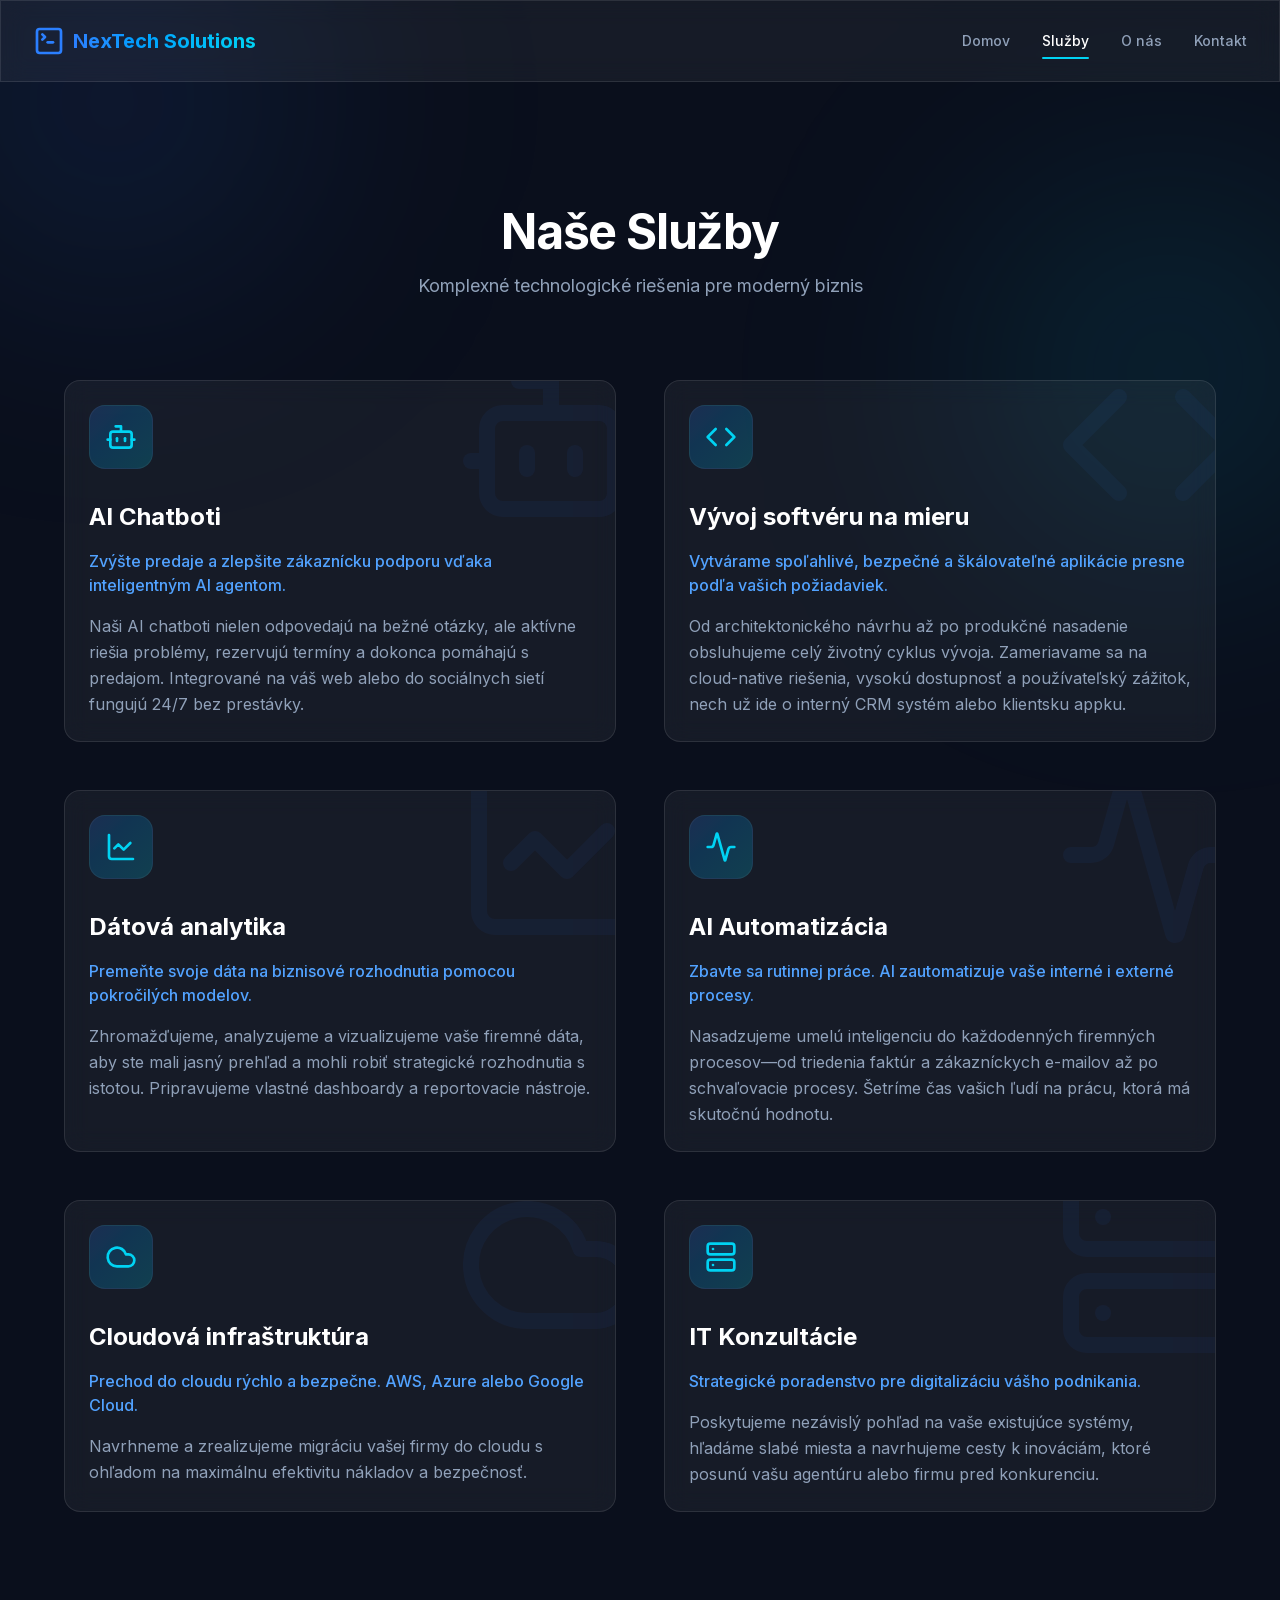
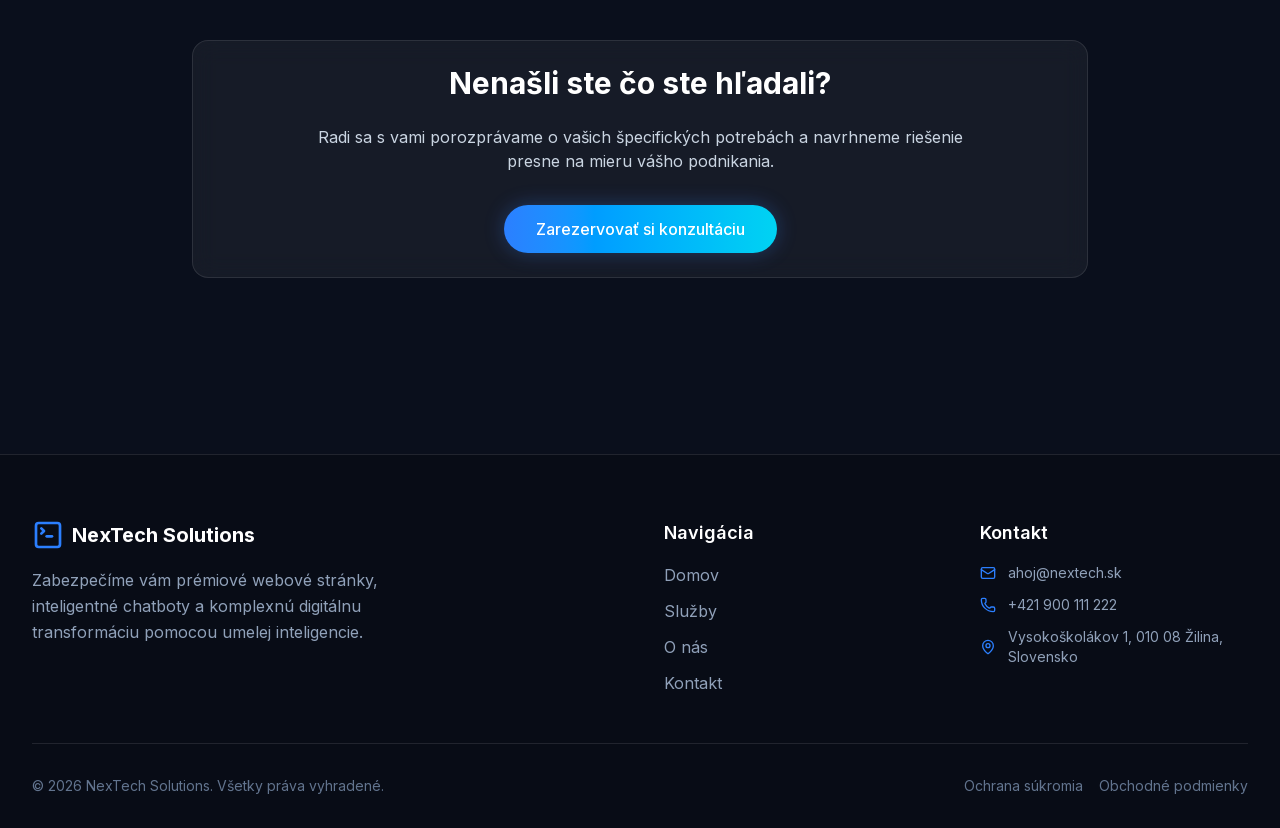
<file: sites/gemini/sluzby.html>
<!DOCTYPE html><html lang="sk" class="scroll-smooth"><head><meta charSet="utf-8"/><meta name="viewport" content="width=device-width, initial-scale=1"/><link rel="preload" href="./_next/static/media/83afe278b6a6bb3c-s.p.0q-301v4kxxnr.woff2" as="font" crossorigin="" type="font/woff2"/><link rel="stylesheet" href="./_next/static/chunks/118c865_-4_ji.css" data-precedence="next"/><link rel="preload" as="script" fetchPriority="low" href="./_next/static/chunks/165ldthr42y3x.js"/><script src="./_next/static/chunks/0-aqooim93t3w.js" async=""></script><script src="./_next/static/chunks/0hga79zw7ugl8.js" async=""></script><script src="./_next/static/chunks/08cj~-s8oo2em.js" async=""></script><script src="./_next/static/chunks/turbopack-0rbqxqt-j0srp.js" async=""></script><script src="./_next/static/chunks/0zv67bqrrsnzy.js" async=""></script><script src="./_next/static/chunks/05jj3s5ucrl_4.js" async=""></script><script src="./_next/static/chunks/0uen598f5xd.g.js" async=""></script><script src="./_next/static/chunks/16vs4b0e~fx3-.js" async=""></script><script src="./_next/static/chunks/0csw3bn16uq7a.js" async=""></script><meta name="next-size-adjust" content=""/><title>NexTech Solutions | Prémiová AI &amp; IT Agentúra</title><meta name="description" content="Zabezpečíme vám prémiové webové stránky, inteligentné chatboty a komplexnú digitálnu transformáciu pomocou umelej inteligencie."/><link rel="icon" href="/favicon.ico?favicon.0x3dzn~oxb6tn.ico" sizes="256x256" type="image/x-icon"/><script src="./_next/static/chunks/03~yq9q893hmn.js" noModule=""></script></head><body class="inter_5972bc34-module__OU16Qa__className min-h-screen flex flex-col pt-20 relative bg-[#0a0f1c] text-slate-200 antialiased"><div hidden=""><!--$--><!--/$--></div><div class="fixed inset-0 z-[-1] pointer-events-none"><div class="absolute top-[-10%] -left-20 w-96 h-96 bg-blue-500/20 rounded-full blur-[120px] mix-blend-screen opacity-50"></div><div class="absolute top-[20%] -right-20 w-96 h-96 bg-cyan-400/20 rounded-full blur-[120px] mix-blend-screen opacity-50"></div></div><header class="fixed top-0 w-full z-50 glass border-b border-white/5 bg-primary-navy/80"><div class="container mx-auto px-4 sm:px-6 lg:px-8"><div class="flex items-center justify-between h-20"><a class="flex items-center gap-2 group" href="./index.html"><svg xmlns="http://www.w3.org/2000/svg" width="24" height="24" viewBox="0 0 24 24" fill="none" stroke="currentColor" stroke-width="2" stroke-linecap="round" stroke-linejoin="round" class="lucide lucide-square-terminal w-8 h-8 text-blue-500 group-hover:text-cyan-400 transition-colors" aria-hidden="true"><path d="m7 11 2-2-2-2"></path><path d="M11 13h4"></path><rect width="18" height="18" x="3" y="3" rx="2" ry="2"></rect></svg><span class="text-xl font-bold bg-clip-text text-transparent bg-gradient-to-r from-blue-500 to-cyan-400">NexTech Solutions</span></a><nav class="hidden md:flex items-center gap-8"><a class="text-sm font-medium transition-colors hover:text-cyan-400 relative py-2 text-slate-400" href="./index.html">Domov</a><a class="text-sm font-medium transition-colors hover:text-cyan-400 relative py-2 text-white" href="./sluzby.html">Služby<div class="absolute left-0 bottom-0 w-full h-[2px] bg-cyan-400 rounded-full"></div></a><a class="text-sm font-medium transition-colors hover:text-cyan-400 relative py-2 text-slate-400" href="./o-nas.html">O nás</a><a class="text-sm font-medium transition-colors hover:text-cyan-400 relative py-2 text-slate-400" href="./kontakt.html">Kontakt</a></nav><button class="md:hidden p-2 text-slate-400 hover:text-white" aria-label="Toggle menu"><svg xmlns="http://www.w3.org/2000/svg" width="24" height="24" viewBox="0 0 24 24" fill="none" stroke="currentColor" stroke-width="2" stroke-linecap="round" stroke-linejoin="round" class="lucide lucide-menu w-6 h-6" aria-hidden="true"><path d="M4 5h16"></path><path d="M4 12h16"></path><path d="M4 19h16"></path></svg></button></div></div></header><main class="flex-grow flex flex-col relative z-0"><div class="pt-32 pb-24"><div class="container mx-auto px-4 sm:px-6 lg:px-8"><div class="text-center mb-16"><h2 class="text-3xl md:text-5xl font-bold tracking-tight text-white mb-4">Naše Služby</h2><p class="text-lg text-slate-400 max-w-2xl mx-auto">Komplexné technologické riešenia pre moderný biznis</p></div><div class="grid grid-cols-1 md:grid-cols-2 gap-12 max-w-6xl mx-auto mt-20"><div><div class="glass-card hover:bg-white/10 h-full flex flex-col group p-8 md:p-10 border-white/5 hover:border-blue-500/30 transition-all duration-500 hover:shadow-[0_0_40px_rgba(59,130,246,0.1)] relative overflow-hidden"><div class="absolute top-0 right-0 p-8 opacity-5 group-hover:opacity-10 transition-opacity duration-500 pointer-events-none transform translate-x-1/4 -translate-y-1/4 group-hover:scale-110"><svg xmlns="http://www.w3.org/2000/svg" width="24" height="24" viewBox="0 0 24 24" fill="none" stroke="currentColor" stroke-width="2" stroke-linecap="round" stroke-linejoin="round" class="lucide lucide-bot w-48 h-48 text-blue-500" aria-hidden="true"><path d="M12 8V4H8"></path><rect width="16" height="12" x="4" y="8" rx="2"></rect><path d="M2 14h2"></path><path d="M20 14h2"></path><path d="M15 13v2"></path><path d="M9 13v2"></path></svg></div><div class="w-16 h-16 rounded-2xl bg-gradient-to-br from-blue-500/20 to-cyan-400/20 flex items-center justify-center mb-8 border border-white/5 group-hover:border-cyan-400/30 transition-colors"><svg xmlns="http://www.w3.org/2000/svg" width="24" height="24" viewBox="0 0 24 24" fill="none" stroke="currentColor" stroke-width="2" stroke-linecap="round" stroke-linejoin="round" class="lucide lucide-bot w-8 h-8 text-cyan-400 group-hover:text-blue-400 transition-colors" aria-hidden="true"><path d="M12 8V4H8"></path><rect width="16" height="12" x="4" y="8" rx="2"></rect><path d="M2 14h2"></path><path d="M20 14h2"></path><path d="M15 13v2"></path><path d="M9 13v2"></path></svg></div><h3 class="text-2xl font-bold text-white mb-4">AI Chatboti</h3><p class="text-blue-400 font-medium mb-4">Zvýšte predaje a zlepšite zákaznícku podporu vďaka inteligentným AI agentom.</p><p class="text-slate-400 leading-relaxed grow">Naši AI chatboti nielen odpovedajú na bežné otázky, ale aktívne riešia problémy, rezervujú termíny a dokonca pomáhajú s predajom. Integrované na váš web alebo do sociálnych sietí fungujú 24/7 bez prestávky.</p></div></div><div><div class="glass-card hover:bg-white/10 h-full flex flex-col group p-8 md:p-10 border-white/5 hover:border-blue-500/30 transition-all duration-500 hover:shadow-[0_0_40px_rgba(59,130,246,0.1)] relative overflow-hidden"><div class="absolute top-0 right-0 p-8 opacity-5 group-hover:opacity-10 transition-opacity duration-500 pointer-events-none transform translate-x-1/4 -translate-y-1/4 group-hover:scale-110"><svg xmlns="http://www.w3.org/2000/svg" width="24" height="24" viewBox="0 0 24 24" fill="none" stroke="currentColor" stroke-width="2" stroke-linecap="round" stroke-linejoin="round" class="lucide lucide-code w-48 h-48 text-blue-500" aria-hidden="true"><path d="m16 18 6-6-6-6"></path><path d="m8 6-6 6 6 6"></path></svg></div><div class="w-16 h-16 rounded-2xl bg-gradient-to-br from-blue-500/20 to-cyan-400/20 flex items-center justify-center mb-8 border border-white/5 group-hover:border-cyan-400/30 transition-colors"><svg xmlns="http://www.w3.org/2000/svg" width="24" height="24" viewBox="0 0 24 24" fill="none" stroke="currentColor" stroke-width="2" stroke-linecap="round" stroke-linejoin="round" class="lucide lucide-code w-8 h-8 text-cyan-400 group-hover:text-blue-400 transition-colors" aria-hidden="true"><path d="m16 18 6-6-6-6"></path><path d="m8 6-6 6 6 6"></path></svg></div><h3 class="text-2xl font-bold text-white mb-4">Vývoj softvéru na mieru</h3><p class="text-blue-400 font-medium mb-4">Vytvárame spoľahlivé, bezpečné a škálovateľné aplikácie presne podľa vašich požiadaviek.</p><p class="text-slate-400 leading-relaxed grow">Od architektonického návrhu až po produkčné nasadenie obsluhujeme celý životný cyklus vývoja. Zameriavame sa na cloud-native riešenia, vysokú dostupnosť a používateľský zážitok, nech už ide o interný CRM systém alebo klientsku appku.</p></div></div><div><div class="glass-card hover:bg-white/10 h-full flex flex-col group p-8 md:p-10 border-white/5 hover:border-blue-500/30 transition-all duration-500 hover:shadow-[0_0_40px_rgba(59,130,246,0.1)] relative overflow-hidden"><div class="absolute top-0 right-0 p-8 opacity-5 group-hover:opacity-10 transition-opacity duration-500 pointer-events-none transform translate-x-1/4 -translate-y-1/4 group-hover:scale-110"><svg xmlns="http://www.w3.org/2000/svg" width="24" height="24" viewBox="0 0 24 24" fill="none" stroke="currentColor" stroke-width="2" stroke-linecap="round" stroke-linejoin="round" class="lucide lucide-chart-line w-48 h-48 text-blue-500" aria-hidden="true"><path d="M3 3v16a2 2 0 0 0 2 2h16"></path><path d="m19 9-5 5-4-4-3 3"></path></svg></div><div class="w-16 h-16 rounded-2xl bg-gradient-to-br from-blue-500/20 to-cyan-400/20 flex items-center justify-center mb-8 border border-white/5 group-hover:border-cyan-400/30 transition-colors"><svg xmlns="http://www.w3.org/2000/svg" width="24" height="24" viewBox="0 0 24 24" fill="none" stroke="currentColor" stroke-width="2" stroke-linecap="round" stroke-linejoin="round" class="lucide lucide-chart-line w-8 h-8 text-cyan-400 group-hover:text-blue-400 transition-colors" aria-hidden="true"><path d="M3 3v16a2 2 0 0 0 2 2h16"></path><path d="m19 9-5 5-4-4-3 3"></path></svg></div><h3 class="text-2xl font-bold text-white mb-4">Dátová analytika</h3><p class="text-blue-400 font-medium mb-4">Premeňte svoje dáta na biznisové rozhodnutia pomocou pokročilých modelov.</p><p class="text-slate-400 leading-relaxed grow">Zhromažďujeme, analyzujeme a vizualizujeme vaše firemné dáta, aby ste mali jasný prehľad a mohli robiť strategické rozhodnutia s istotou. Pripravujeme vlastné dashboardy a reportovacie nástroje.</p></div></div><div><div class="glass-card hover:bg-white/10 h-full flex flex-col group p-8 md:p-10 border-white/5 hover:border-blue-500/30 transition-all duration-500 hover:shadow-[0_0_40px_rgba(59,130,246,0.1)] relative overflow-hidden"><div class="absolute top-0 right-0 p-8 opacity-5 group-hover:opacity-10 transition-opacity duration-500 pointer-events-none transform translate-x-1/4 -translate-y-1/4 group-hover:scale-110"><svg xmlns="http://www.w3.org/2000/svg" width="24" height="24" viewBox="0 0 24 24" fill="none" stroke="currentColor" stroke-width="2" stroke-linecap="round" stroke-linejoin="round" class="lucide lucide-activity w-48 h-48 text-blue-500" aria-hidden="true"><path d="M22 12h-2.48a2 2 0 0 0-1.93 1.46l-2.35 8.36a.25.25 0 0 1-.48 0L9.24 2.18a.25.25 0 0 0-.48 0l-2.35 8.36A2 2 0 0 1 4.49 12H2"></path></svg></div><div class="w-16 h-16 rounded-2xl bg-gradient-to-br from-blue-500/20 to-cyan-400/20 flex items-center justify-center mb-8 border border-white/5 group-hover:border-cyan-400/30 transition-colors"><svg xmlns="http://www.w3.org/2000/svg" width="24" height="24" viewBox="0 0 24 24" fill="none" stroke="currentColor" stroke-width="2" stroke-linecap="round" stroke-linejoin="round" class="lucide lucide-activity w-8 h-8 text-cyan-400 group-hover:text-blue-400 transition-colors" aria-hidden="true"><path d="M22 12h-2.48a2 2 0 0 0-1.93 1.46l-2.35 8.36a.25.25 0 0 1-.48 0L9.24 2.18a.25.25 0 0 0-.48 0l-2.35 8.36A2 2 0 0 1 4.49 12H2"></path></svg></div><h3 class="text-2xl font-bold text-white mb-4">AI Automatizácia</h3><p class="text-blue-400 font-medium mb-4">Zbavte sa rutinnej práce. AI zautomatizuje vaše interné i externé procesy.</p><p class="text-slate-400 leading-relaxed grow">Nasadzujeme umelú inteligenciu do každodenných firemných procesov—od triedenia faktúr a zákazníckych e-mailov až po schvaľovacie procesy. Šetríme čas vašich ľudí na prácu, ktorá má skutočnú hodnotu.</p></div></div><div><div class="glass-card hover:bg-white/10 h-full flex flex-col group p-8 md:p-10 border-white/5 hover:border-blue-500/30 transition-all duration-500 hover:shadow-[0_0_40px_rgba(59,130,246,0.1)] relative overflow-hidden"><div class="absolute top-0 right-0 p-8 opacity-5 group-hover:opacity-10 transition-opacity duration-500 pointer-events-none transform translate-x-1/4 -translate-y-1/4 group-hover:scale-110"><svg xmlns="http://www.w3.org/2000/svg" width="24" height="24" viewBox="0 0 24 24" fill="none" stroke="currentColor" stroke-width="2" stroke-linecap="round" stroke-linejoin="round" class="lucide lucide-cloud w-48 h-48 text-blue-500" aria-hidden="true"><path d="M17.5 19H9a7 7 0 1 1 6.71-9h1.79a4.5 4.5 0 1 1 0 9Z"></path></svg></div><div class="w-16 h-16 rounded-2xl bg-gradient-to-br from-blue-500/20 to-cyan-400/20 flex items-center justify-center mb-8 border border-white/5 group-hover:border-cyan-400/30 transition-colors"><svg xmlns="http://www.w3.org/2000/svg" width="24" height="24" viewBox="0 0 24 24" fill="none" stroke="currentColor" stroke-width="2" stroke-linecap="round" stroke-linejoin="round" class="lucide lucide-cloud w-8 h-8 text-cyan-400 group-hover:text-blue-400 transition-colors" aria-hidden="true"><path d="M17.5 19H9a7 7 0 1 1 6.71-9h1.79a4.5 4.5 0 1 1 0 9Z"></path></svg></div><h3 class="text-2xl font-bold text-white mb-4">Cloudová infraštruktúra</h3><p class="text-blue-400 font-medium mb-4">Prechod do cloudu rýchlo a bezpečne. AWS, Azure alebo Google Cloud.</p><p class="text-slate-400 leading-relaxed grow">Navrhneme a zrealizujeme migráciu vašej firmy do cloudu s ohľadom na maximálnu efektivitu nákladov a bezpečnosť.</p></div></div><div><div class="glass-card hover:bg-white/10 h-full flex flex-col group p-8 md:p-10 border-white/5 hover:border-blue-500/30 transition-all duration-500 hover:shadow-[0_0_40px_rgba(59,130,246,0.1)] relative overflow-hidden"><div class="absolute top-0 right-0 p-8 opacity-5 group-hover:opacity-10 transition-opacity duration-500 pointer-events-none transform translate-x-1/4 -translate-y-1/4 group-hover:scale-110"><svg xmlns="http://www.w3.org/2000/svg" width="24" height="24" viewBox="0 0 24 24" fill="none" stroke="currentColor" stroke-width="2" stroke-linecap="round" stroke-linejoin="round" class="lucide lucide-server w-48 h-48 text-blue-500" aria-hidden="true"><rect width="20" height="8" x="2" y="2" rx="2" ry="2"></rect><rect width="20" height="8" x="2" y="14" rx="2" ry="2"></rect><line x1="6" x2="6.01" y1="6" y2="6"></line><line x1="6" x2="6.01" y1="18" y2="18"></line></svg></div><div class="w-16 h-16 rounded-2xl bg-gradient-to-br from-blue-500/20 to-cyan-400/20 flex items-center justify-center mb-8 border border-white/5 group-hover:border-cyan-400/30 transition-colors"><svg xmlns="http://www.w3.org/2000/svg" width="24" height="24" viewBox="0 0 24 24" fill="none" stroke="currentColor" stroke-width="2" stroke-linecap="round" stroke-linejoin="round" class="lucide lucide-server w-8 h-8 text-cyan-400 group-hover:text-blue-400 transition-colors" aria-hidden="true"><rect width="20" height="8" x="2" y="2" rx="2" ry="2"></rect><rect width="20" height="8" x="2" y="14" rx="2" ry="2"></rect><line x1="6" x2="6.01" y1="6" y2="6"></line><line x1="6" x2="6.01" y1="18" y2="18"></line></svg></div><h3 class="text-2xl font-bold text-white mb-4">IT Konzultácie</h3><p class="text-blue-400 font-medium mb-4">Strategické poradenstvo pre digitalizáciu vášho podnikania.</p><p class="text-slate-400 leading-relaxed grow">Poskytujeme nezávislý pohľad na vaše existujúce systémy, hľadáme slabé miesta a navrhujeme cesty k inováciám, ktoré posunú vašu agentúru alebo firmu pred konkurenciu.</p></div></div></div><div class="mt-32 text-center glass-card p-12 max-w-4xl mx-auto border-blue-500/20"><h3 class="text-3xl font-bold text-white mb-6">Nenašli ste čo ste hľadali?</h3><p class="text-slate-300 mb-8 max-w-2xl mx-auto">Radi sa s vami porozprávame o vašich špecifických potrebách a navrhneme riešenie presne na mieru vášho podnikania.</p><a href="./kontakt.html"><button class="px-8 py-3 rounded-full font-medium transition-colors duration-300 ring-offset-[#0a0f1c] focus-visible:outline-none focus-visible:ring-2 focus-visible:ring-blue-500 bg-gradient-to-r from-blue-500 to-cyan-400 text-white shadow-[0_0_20px_rgba(59,130,246,0.3)] hover:shadow-[0_0_30px_rgba(6,182,212,0.6)]" tabindex="0">Zarezervovať si konzultáciu</button></a></div></div></div><!--$--><!--/$--></main><footer class="border-t border-white/10 bg-black/20 pt-16 pb-8 mt-20"><div class="container mx-auto px-4 sm:px-6 lg:px-8"><div class="grid grid-cols-1 md:grid-cols-4 gap-12 mb-12"><div class="col-span-1 md:col-span-2"><a class="flex items-center gap-2 mb-4" href="./index.html"><svg xmlns="http://www.w3.org/2000/svg" width="24" height="24" viewBox="0 0 24 24" fill="none" stroke="currentColor" stroke-width="2" stroke-linecap="round" stroke-linejoin="round" class="lucide lucide-square-terminal w-8 h-8 text-blue-500" aria-hidden="true"><path d="m7 11 2-2-2-2"></path><path d="M11 13h4"></path><rect width="18" height="18" x="3" y="3" rx="2" ry="2"></rect></svg><span class="text-xl font-bold text-white">NexTech Solutions</span></a><p class="text-slate-400 max-w-sm mb-6 leading-relaxed">Zabezpečíme vám prémiové webové stránky, inteligentné chatboty a komplexnú digitálnu transformáciu pomocou umelej inteligencie.</p></div><div><h3 class="text-white font-semibold mb-4 text-lg">Navigácia</h3><ul class="flex flex-col gap-3"><li><a class="text-slate-400 hover:text-cyan-400 transition-colors" href="./index.html">Domov</a></li><li><a class="text-slate-400 hover:text-cyan-400 transition-colors" href="./sluzby.html">Služby</a></li><li><a class="text-slate-400 hover:text-cyan-400 transition-colors" href="./o-nas.html">O nás</a></li><li><a class="text-slate-400 hover:text-cyan-400 transition-colors" href="./kontakt.html">Kontakt</a></li></ul></div><div><h3 class="text-white font-semibold mb-4 text-lg">Kontakt</h3><ul class="flex flex-col gap-3 text-slate-400 text-sm"><li class="flex items-center gap-3"><svg xmlns="http://www.w3.org/2000/svg" width="24" height="24" viewBox="0 0 24 24" fill="none" stroke="currentColor" stroke-width="2" stroke-linecap="round" stroke-linejoin="round" class="lucide lucide-mail w-4 h-4 text-blue-500 shrink-0" aria-hidden="true"><path d="m22 7-8.991 5.727a2 2 0 0 1-2.009 0L2 7"></path><rect x="2" y="4" width="20" height="16" rx="2"></rect></svg><a href="mailto:ahoj@nextech.sk" class="hover:text-cyan-400">ahoj@nextech.sk</a></li><li class="flex items-center gap-3"><svg xmlns="http://www.w3.org/2000/svg" width="24" height="24" viewBox="0 0 24 24" fill="none" stroke="currentColor" stroke-width="2" stroke-linecap="round" stroke-linejoin="round" class="lucide lucide-phone w-4 h-4 text-blue-500 shrink-0" aria-hidden="true"><path d="M13.832 16.568a1 1 0 0 0 1.213-.303l.355-.465A2 2 0 0 1 17 15h3a2 2 0 0 1 2 2v3a2 2 0 0 1-2 2A18 18 0 0 1 2 4a2 2 0 0 1 2-2h3a2 2 0 0 1 2 2v3a2 2 0 0 1-.8 1.6l-.468.351a1 1 0 0 0-.292 1.233 14 14 0 0 0 6.392 6.384"></path></svg><a href="tel:+421900111222" class="hover:text-cyan-400">+421 900 111 222</a></li><li class="flex items-center gap-3"><svg xmlns="http://www.w3.org/2000/svg" width="24" height="24" viewBox="0 0 24 24" fill="none" stroke="currentColor" stroke-width="2" stroke-linecap="round" stroke-linejoin="round" class="lucide lucide-map-pin w-4 h-4 text-blue-500 shrink-0" aria-hidden="true"><path d="M20 10c0 4.993-5.539 10.193-7.399 11.799a1 1 0 0 1-1.202 0C9.539 20.193 4 14.993 4 10a8 8 0 0 1 16 0"></path><circle cx="12" cy="10" r="3"></circle></svg><span>Vysokoškolákov 1, 010 08 Žilina, Slovensko</span></li></ul></div></div><div class="pt-8 border-t border-white/10 text-center flex flex-col md:flex-row justify-between items-center gap-4"><p class="text-slate-500 text-sm">© <!-- -->2026<!-- --> <!-- -->NexTech Solutions<!-- -->. Všetky práva vyhradené.</p><div class="flex gap-4 text-slate-500 text-sm"><a class="hover:text-white" href="./kontakt.html">Ochrana súkromia</a><a class="hover:text-white" href="./kontakt.html">Obchodné podmienky</a></div></div></div></footer><script src="./_next/static/chunks/165ldthr42y3x.js" id="_R_" async=""></script><script>(self.__next_f=self.__next_f||[]).push([0])</script><script>self.__next_f.push([1,"1:\"$Sreact.fragment\"\n2:I[33109,[\"./_next/static/chunks/0zv67bqrrsnzy.js\",\"./_next/static/chunks/05jj3s5ucrl_4.js\",\"./_next/static/chunks/0uen598f5xd.g.js\"],\"Header\"]\n3:I[61442,[\"./_next/static/chunks/0zv67bqrrsnzy.js\",\"./_next/static/chunks/05jj3s5ucrl_4.js\",\"./_next/static/chunks/0uen598f5xd.g.js\"],\"default\"]\n4:I[95262,[\"./_next/static/chunks/0zv67bqrrsnzy.js\",\"./_next/static/chunks/05jj3s5ucrl_4.js\",\"./_next/static/chunks/0uen598f5xd.g.js\"],\"default\"]\n5:I[18438,[\"./_next/static/chunks/0zv67bqrrsnzy.js\",\"./_next/static/chunks/05jj3s5ucrl_4.js\",\"./_next/static/chunks/0uen598f5xd.g.js\"],\"\"]\n6:I[43830,[\"./_next/static/chunks/0zv67bqrrsnzy.js\",\"./_next/static/chunks/05jj3s5ucrl_4.js\",\"./_next/static/chunks/0uen598f5xd.g.js\"],\"default\"]\nd:I[88885,[\"./_next/static/chunks/0zv67bqrrsnzy.js\",\"./_next/static/chunks/05jj3s5ucrl_4.js\",\"./_next/static/chunks/0uen598f5xd.g.js\"],\"default\",1]\n:HL[\"./_next/static/chunks/118c865_-4_ji.css\",\"style\"]\n:HL[\"./_next/static/media/83afe278b6a6bb3c-s.p.0q-301v4kxxnr.woff2\",\"font\",{\"crossOrigin\":\"\",\"type\":\"font/woff2\"}]\n"])</script><script>self.__next_f.push([1,"0:{\"P\":null,\"c\":[\"\",\"sluzby\"],\"q\":\"\",\"i\":false,\"f\":[[[\"\",{\"children\":[\"sluzby\",{\"children\":[\"__PAGE__\",{}]}]},\"$undefined\",\"$undefined\",16],[[\"$\",\"$1\",\"c\",{\"children\":[[[\"$\",\"link\",\"0\",{\"rel\":\"stylesheet\",\"href\":\"./_next/static/chunks/118c865_-4_ji.css\",\"precedence\":\"next\",\"crossOrigin\":\"$undefined\",\"nonce\":\"$undefined\"}],[\"$\",\"script\",\"script-0\",{\"src\":\"./_next/static/chunks/0zv67bqrrsnzy.js\",\"async\":true,\"nonce\":\"$undefined\"}],[\"$\",\"script\",\"script-1\",{\"src\":\"./_next/static/chunks/05jj3s5ucrl_4.js\",\"async\":true,\"nonce\":\"$undefined\"}],[\"$\",\"script\",\"script-2\",{\"src\":\"./_next/static/chunks/0uen598f5xd.g.js\",\"async\":true,\"nonce\":\"$undefined\"}]],[\"$\",\"html\",null,{\"lang\":\"sk\",\"className\":\"scroll-smooth\",\"children\":[\"$\",\"body\",null,{\"className\":\"inter_5972bc34-module__OU16Qa__className min-h-screen flex flex-col pt-20 relative bg-[#0a0f1c] text-slate-200 antialiased\",\"children\":[[\"$\",\"div\",null,{\"className\":\"fixed inset-0 z-[-1] pointer-events-none\",\"children\":[[\"$\",\"div\",null,{\"className\":\"absolute top-[-10%] -left-20 w-96 h-96 bg-blue-500/20 rounded-full blur-[120px] mix-blend-screen opacity-50\"}],[\"$\",\"div\",null,{\"className\":\"absolute top-[20%] -right-20 w-96 h-96 bg-cyan-400/20 rounded-full blur-[120px] mix-blend-screen opacity-50\"}]]}],[\"$\",\"$L2\",null,{}],[\"$\",\"main\",null,{\"className\":\"flex-grow flex flex-col relative z-0\",\"children\":[\"$\",\"$L3\",null,{\"parallelRouterKey\":\"children\",\"error\":\"$undefined\",\"errorStyles\":\"$undefined\",\"errorScripts\":\"$undefined\",\"template\":[\"$\",\"$L4\",null,{}],\"templateStyles\":\"$undefined\",\"templateScripts\":\"$undefined\",\"notFound\":[[[\"$\",\"title\",null,{\"children\":\"404: This page could not be found.\"}],[\"$\",\"div\",null,{\"style\":{\"fontFamily\":\"system-ui,\\\"Segoe UI\\\",Roboto,Helvetica,Arial,sans-serif,\\\"Apple Color Emoji\\\",\\\"Segoe UI Emoji\\\"\",\"height\":\"100vh\",\"textAlign\":\"center\",\"display\":\"flex\",\"flexDirection\":\"column\",\"alignItems\":\"center\",\"justifyContent\":\"center\"},\"children\":[\"$\",\"div\",null,{\"children\":[[\"$\",\"style\",null,{\"dangerouslySetInnerHTML\":{\"__html\":\"body{color:#000;background:#fff;margin:0}.next-error-h1{border-right:1px solid rgba(0,0,0,.3)}@media (prefers-color-scheme:dark){body{color:#fff;background:#000}.next-error-h1{border-right:1px solid rgba(255,255,255,.3)}}\"}}],[\"$\",\"h1\",null,{\"className\":\"next-error-h1\",\"style\":{\"display\":\"inline-block\",\"margin\":\"0 20px 0 0\",\"padding\":\"0 23px 0 0\",\"fontSize\":24,\"fontWeight\":500,\"verticalAlign\":\"top\",\"lineHeight\":\"49px\"},\"children\":404}],[\"$\",\"div\",null,{\"style\":{\"display\":\"inline-block\"},\"children\":[\"$\",\"h2\",null,{\"style\":{\"fontSize\":14,\"fontWeight\":400,\"lineHeight\":\"49px\",\"margin\":0},\"children\":\"This page could not be found.\"}]}]]}]}]],[]],\"forbidden\":\"$undefined\",\"unauthorized\":\"$undefined\"}]}],[\"$\",\"footer\",null,{\"className\":\"border-t border-white/10 bg-black/20 pt-16 pb-8 mt-20\",\"children\":[\"$\",\"div\",null,{\"className\":\"container mx-auto px-4 sm:px-6 lg:px-8\",\"children\":[[\"$\",\"div\",null,{\"className\":\"grid grid-cols-1 md:grid-cols-4 gap-12 mb-12\",\"children\":[[\"$\",\"div\",null,{\"className\":\"col-span-1 md:col-span-2\",\"children\":[[\"$\",\"$L5\",null,{\"href\":\"/\",\"className\":\"flex items-center gap-2 mb-4\",\"children\":[[\"$\",\"$L6\",null,{\"ref\":\"$undefined\",\"iconNode\":[[\"path\",{\"d\":\"m7 11 2-2-2-2\",\"key\":\"1lz0vl\"}],[\"path\",{\"d\":\"M11 13h4\",\"key\":\"1p7l4v\"}],[\"rect\",{\"width\":\"18\",\"height\":\"18\",\"x\":\"3\",\"y\":\"3\",\"rx\":\"2\",\"ry\":\"2\",\"key\":\"1m3agn\"}]],\"className\":\"lucide-square-terminal w-8 h-8 text-blue-500\"}],[\"$\",\"span\",null,{\"className\":\"text-xl font-bold text-white\",\"children\":\"NexTech Solutions\"}]]}],[\"$\",\"p\",null,{\"className\":\"text-slate-400 max-w-sm mb-6 leading-relaxed\",\"children\":\"Zabezpečíme vám prémiové webové stránky, inteligentné chatboty a komplexnú digitálnu transformáciu pomocou umelej inteligencie.\"}]]}],[\"$\",\"div\",null,{\"children\":[[\"$\",\"h3\",null,{\"className\":\"text-white font-semibold mb-4 text-lg\",\"children\":\"Navigácia\"}],[\"$\",\"ul\",null,{\"className\":\"flex flex-col gap-3\",\"children\":[[\"$\",\"li\",null,{\"children\":[\"$\",\"$L5\",null,{\"href\":\"/\",\"className\":\"text-slate-400 hover:text-cyan-400 transition-colors\",\"children\":\"Domov\"}]}],[\"$\",\"li\",null,{\"children\":[\"$\",\"$L5\",null,{\"href\":\"/sluzby\",\"className\":\"text-slate-400 hover:text-cyan-400 transition-colors\",\"children\":\"Služby\"}]}],[\"$\",\"li\",null,{\"children\":[\"$\",\"$L5\",null,{\"href\":\"/o-nas\",\"className\":\"text-slate-400 hover:text-cyan-400 transition-colors\",\"children\":\"O nás\"}]}],[\"$\",\"li\",null,{\"children\":[\"$\",\"$L5\",null,{\"href\":\"/kontakt\",\"className\":\"text-slate-400 hover:text-cyan-400 transition-colors\",\"children\":\"Kontakt\"}]}]]}]]}],[\"$\",\"div\",null,{\"children\":[[\"$\",\"h3\",null,{\"className\":\"text-white font-semibold mb-4 text-lg\",\"children\":\"Kontakt\"}],\"$L7\"]}]]}],\"$L8\"]}]}]]}]}]]}],{\"children\":[\"$L9\",{\"children\":[\"$La\",{},null,false,null]},null,false,\"$@b\"]},null,false,null],\"$Lc\",false]],\"m\":\"$undefined\",\"G\":[\"$d\",[\"$Le\"]],\"S\":true,\"h\":null,\"s\":\"$undefined\",\"l\":\"$undefined\",\"p\":\"$undefined\",\"d\":\"$undefined\",\"b\":\"F0rcxVq0AVXNudKQDLHnX\"}\n"])</script><script>self.__next_f.push([1,"f:I[69096,[\"./_next/static/chunks/0zv67bqrrsnzy.js\",\"./_next/static/chunks/05jj3s5ucrl_4.js\",\"./_next/static/chunks/0uen598f5xd.g.js\"],\"ClientPageRoot\"]\n10:I[4756,[\"./_next/static/chunks/0zv67bqrrsnzy.js\",\"./_next/static/chunks/05jj3s5ucrl_4.js\",\"./_next/static/chunks/0uen598f5xd.g.js\",\"./_next/static/chunks/16vs4b0e~fx3-.js\",\"./_next/static/chunks/0csw3bn16uq7a.js\"],\"default\"]\n13:I[38542,[\"./_next/static/chunks/0zv67bqrrsnzy.js\",\"./_next/static/chunks/05jj3s5ucrl_4.js\",\"./_next/static/chunks/0uen598f5xd.g.js\"],\"OutletBoundary\"]\n14:\"$Sreact.suspense\"\n17:I[38542,[\"./_next/static/chunks/0zv67bqrrsnzy.js\",\"./_next/static/chunks/05jj3s5ucrl_4.js\",\"./_next/static/chunks/0uen598f5xd.g.js\"],\"ViewportBoundary\"]\n19:I[38542,[\"./_next/static/chunks/0zv67bqrrsnzy.js\",\"./_next/static/chunks/05jj3s5ucrl_4.js\",\"./_next/static/chunks/0uen598f5xd.g.js\"],\"MetadataBoundary\"]\n"])</script><script>self.__next_f.push([1,"7:[\"$\",\"ul\",null,{\"className\":\"flex flex-col gap-3 text-slate-400 text-sm\",\"children\":[[\"$\",\"li\",null,{\"className\":\"flex items-center gap-3\",\"children\":[[\"$\",\"$L6\",null,{\"ref\":\"$undefined\",\"iconNode\":[[\"path\",{\"d\":\"m22 7-8.991 5.727a2 2 0 0 1-2.009 0L2 7\",\"key\":\"132q7q\"}],[\"rect\",{\"x\":\"2\",\"y\":\"4\",\"width\":\"20\",\"height\":\"16\",\"rx\":\"2\",\"key\":\"izxlao\"}]],\"className\":\"lucide-mail w-4 h-4 text-blue-500 shrink-0\"}],[\"$\",\"a\",null,{\"href\":\"mailto:ahoj@nextech.sk\",\"className\":\"hover:text-cyan-400\",\"children\":\"ahoj@nextech.sk\"}]]}],[\"$\",\"li\",null,{\"className\":\"flex items-center gap-3\",\"children\":[[\"$\",\"$L6\",null,{\"ref\":\"$undefined\",\"iconNode\":[[\"path\",{\"d\":\"M13.832 16.568a1 1 0 0 0 1.213-.303l.355-.465A2 2 0 0 1 17 15h3a2 2 0 0 1 2 2v3a2 2 0 0 1-2 2A18 18 0 0 1 2 4a2 2 0 0 1 2-2h3a2 2 0 0 1 2 2v3a2 2 0 0 1-.8 1.6l-.468.351a1 1 0 0 0-.292 1.233 14 14 0 0 0 6.392 6.384\",\"key\":\"9njp5v\"}]],\"className\":\"lucide-phone w-4 h-4 text-blue-500 shrink-0\"}],[\"$\",\"a\",null,{\"href\":\"tel:+421900111222\",\"className\":\"hover:text-cyan-400\",\"children\":\"+421 900 111 222\"}]]}],[\"$\",\"li\",null,{\"className\":\"flex items-center gap-3\",\"children\":[[\"$\",\"$L6\",null,{\"ref\":\"$undefined\",\"iconNode\":[[\"path\",{\"d\":\"M20 10c0 4.993-5.539 10.193-7.399 11.799a1 1 0 0 1-1.202 0C9.539 20.193 4 14.993 4 10a8 8 0 0 1 16 0\",\"key\":\"1r0f0z\"}],[\"circle\",{\"cx\":\"12\",\"cy\":\"10\",\"r\":\"3\",\"key\":\"ilqhr7\"}]],\"className\":\"lucide-map-pin w-4 h-4 text-blue-500 shrink-0\"}],[\"$\",\"span\",null,{\"children\":\"Vysokoškolákov 1, 010 08 Žilina, Slovensko\"}]]}]]}]\n"])</script><script>self.__next_f.push([1,"8:[\"$\",\"div\",null,{\"className\":\"pt-8 border-t border-white/10 text-center flex flex-col md:flex-row justify-between items-center gap-4\",\"children\":[[\"$\",\"p\",null,{\"className\":\"text-slate-500 text-sm\",\"children\":[\"© \",2026,\" \",\"NexTech Solutions\",\". Všetky práva vyhradené.\"]}],[\"$\",\"div\",null,{\"className\":\"flex gap-4 text-slate-500 text-sm\",\"children\":[[\"$\",\"$L5\",null,{\"href\":\"/kontakt\",\"className\":\"hover:text-white\",\"children\":\"Ochrana súkromia\"}],[\"$\",\"$L5\",null,{\"href\":\"/kontakt\",\"className\":\"hover:text-white\",\"children\":\"Obchodné podmienky\"}]]}]]}]\n9:[\"$\",\"$1\",\"c\",{\"children\":[null,[\"$\",\"$L3\",null,{\"parallelRouterKey\":\"children\",\"error\":\"$undefined\",\"errorStyles\":\"$undefined\",\"errorScripts\":\"$undefined\",\"template\":[\"$\",\"$L4\",null,{}],\"templateStyles\":\"$undefined\",\"templateScripts\":\"$undefined\",\"notFound\":\"$undefined\",\"forbidden\":\"$undefined\",\"unauthorized\":\"$undefined\"}]]}]\na:[\"$\",\"$1\",\"c\",{\"children\":[[\"$\",\"$Lf\",null,{\"Component\":\"$10\",\"serverProvidedParams\":{\"searchParams\":{},\"params\":{},\"promises\":[\"$@11\",\"$@12\"]}}],[[\"$\",\"script\",\"script-0\",{\"src\":\"./_next/static/chunks/16vs4b0e~fx3-.js\",\"async\":true,\"nonce\":\"$undefined\"}],[\"$\",\"script\",\"script-1\",{\"src\":\"./_next/static/chunks/0csw3bn16uq7a.js\",\"async\":true,\"nonce\":\"$undefined\"}]],[\"$\",\"$L13\",null,{\"children\":[\"$\",\"$14\",null,{\"name\":\"Next.MetadataOutlet\",\"children\":\"$@15\"}]}]]}]\n16:[]\nb:\"$W16\"\nc:[\"$\",\"$1\",\"h\",{\"children\":[null,[\"$\",\"$L17\",null,{\"children\":\"$L18\"}],[\"$\",\"div\",null,{\"hidden\":true,\"children\":[\"$\",\"$L19\",null,{\"children\":[\"$\",\"$14\",null,{\"name\":\"Next.Metadata\",\"children\":\"$L1a\"}]}]}],[\"$\",\"meta\",null,{\"name\":\"next-size-adjust\",\"content\":\"\"}]]}]\ne:[\"$\",\"link\",\"0\",{\"rel\":\"stylesheet\",\"href\":\"./_next/static/chunks/118c865_-4_ji.css\",\"precedence\":\"next\",\"crossOrigin\":\"$undefined\",\"nonce\":\"$undefined\"}]\n"])</script><script>self.__next_f.push([1,"11:{}\n12:\"$a:props:children:0:props:serverProvidedParams:params\"\n"])</script><script>self.__next_f.push([1,"18:[[\"$\",\"meta\",\"0\",{\"charSet\":\"utf-8\"}],[\"$\",\"meta\",\"1\",{\"name\":\"viewport\",\"content\":\"width=device-width, initial-scale=1\"}]]\n"])</script><script>self.__next_f.push([1,"1b:I[76344,[\"./_next/static/chunks/0zv67bqrrsnzy.js\",\"./_next/static/chunks/05jj3s5ucrl_4.js\",\"./_next/static/chunks/0uen598f5xd.g.js\"],\"IconMark\"]\n15:null\n1a:[[\"$\",\"title\",\"0\",{\"children\":\"NexTech Solutions | Prémiová AI \u0026 IT Agentúra\"}],[\"$\",\"meta\",\"1\",{\"name\":\"description\",\"content\":\"Zabezpečíme vám prémiové webové stránky, inteligentné chatboty a komplexnú digitálnu transformáciu pomocou umelej inteligencie.\"}],[\"$\",\"link\",\"2\",{\"rel\":\"icon\",\"href\":\"/favicon.ico?favicon.0x3dzn~oxb6tn.ico\",\"sizes\":\"256x256\",\"type\":\"image/x-icon\"}],[\"$\",\"$L1b\",\"3\",{}]]\n"])</script></body></html>
</file>
<file: sites/gemini/_next/static/chunks/118c865_-4_ji.css>
@font-face{font-family:Inter;font-style:normal;font-weight:100 900;font-display:swap;src:url(../media/2c55a0e60120577a-s.0bjc5tiuqdqro.woff2)format("woff2");unicode-range:U+460-52F,U+1C80-1C8A,U+20B4,U+2DE0-2DFF,U+A640-A69F,U+FE2E-FE2F}@font-face{font-family:Inter;font-style:normal;font-weight:100 900;font-display:swap;src:url(../media/9c72aa0f40e4eef8-s.0m6w47a4e5dy9.woff2)format("woff2");unicode-range:U+301,U+400-45F,U+490-491,U+4B0-4B1,U+2116}@font-face{font-family:Inter;font-style:normal;font-weight:100 900;font-display:swap;src:url(../media/ad66f9afd8947f86-s.11u06r12fd6v_.woff2)format("woff2");unicode-range:U+1F??}@font-face{font-family:Inter;font-style:normal;font-weight:100 900;font-display:swap;src:url(../media/5476f68d60460930-s.0wxq9webf.ew4.woff2)format("woff2");unicode-range:U+370-377,U+37A-37F,U+384-38A,U+38C,U+38E-3A1,U+3A3-3FF}@font-face{font-family:Inter;font-style:normal;font-weight:100 900;font-display:swap;src:url(../media/2bbe8d2671613f1f-s.067x_6k0k23tk.woff2)format("woff2");unicode-range:U+102-103,U+110-111,U+128-129,U+168-169,U+1A0-1A1,U+1AF-1B0,U+300-301,U+303-304,U+308-309,U+323,U+329,U+1EA0-1EF9,U+20AB}@font-face{font-family:Inter;font-style:normal;font-weight:100 900;font-display:swap;src:url(../media/1bffadaabf893a1e-s.16ipb6fqu393i.woff2)format("woff2");unicode-range:U+100-2BA,U+2BD-2C5,U+2C7-2CC,U+2CE-2D7,U+2DD-2FF,U+304,U+308,U+329,U+1D00-1DBF,U+1E00-1E9F,U+1EF2-1EFF,U+2020,U+20A0-20AB,U+20AD-20C0,U+2113,U+2C60-2C7F,U+A720-A7FF}@font-face{font-family:Inter;font-style:normal;font-weight:100 900;font-display:swap;src:url(../media/83afe278b6a6bb3c-s.p.0q-301v4kxxnr.woff2)format("woff2");unicode-range:U+??,U+131,U+152-153,U+2BB-2BC,U+2C6,U+2DA,U+2DC,U+304,U+308,U+329,U+2000-206F,U+20AC,U+2122,U+2191,U+2193,U+2212,U+2215,U+FEFF,U+FFFD}@font-face{font-family:Inter Fallback;src:local(Arial);ascent-override:90.44%;descent-override:22.52%;line-gap-override:0.0%;size-adjust:107.12%}.inter_5972bc34-module__OU16Qa__className{font-family:Inter,Inter Fallback;font-style:normal}
@layer properties{@supports (((-webkit-hyphens:none)) and (not (margin-trim:inline))) or ((-moz-orient:inline) and (not (color:rgb(from red r g b)))){*,:before,:after,::backdrop{--tw-translate-x:0;--tw-translate-y:0;--tw-translate-z:0;--tw-scale-x:1;--tw-scale-y:1;--tw-scale-z:1;--tw-rotate-x:initial;--tw-rotate-y:initial;--tw-rotate-z:initial;--tw-skew-x:initial;--tw-skew-y:initial;--tw-border-style:solid;--tw-gradient-position:initial;--tw-gradient-from:#0000;--tw-gradient-via:#0000;--tw-gradient-to:#0000;--tw-gradient-stops:initial;--tw-gradient-via-stops:initial;--tw-gradient-from-position:0%;--tw-gradient-via-position:50%;--tw-gradient-to-position:100%;--tw-leading:initial;--tw-font-weight:initial;--tw-tracking:initial;--tw-shadow:0 0 #0000;--tw-shadow-color:initial;--tw-shadow-alpha:100%;--tw-inset-shadow:0 0 #0000;--tw-inset-shadow-color:initial;--tw-inset-shadow-alpha:100%;--tw-ring-color:initial;--tw-ring-shadow:0 0 #0000;--tw-inset-ring-color:initial;--tw-inset-ring-shadow:0 0 #0000;--tw-ring-inset:initial;--tw-ring-offset-width:0px;--tw-ring-offset-color:#fff;--tw-ring-offset-shadow:0 0 #0000;--tw-outline-style:solid;--tw-blur:initial;--tw-brightness:initial;--tw-contrast:initial;--tw-grayscale:initial;--tw-hue-rotate:initial;--tw-invert:initial;--tw-opacity:initial;--tw-saturate:initial;--tw-sepia:initial;--tw-drop-shadow:initial;--tw-drop-shadow-color:initial;--tw-drop-shadow-alpha:100%;--tw-drop-shadow-size:initial;--tw-duration:initial;--tw-backdrop-blur:initial;--tw-backdrop-brightness:initial;--tw-backdrop-contrast:initial;--tw-backdrop-grayscale:initial;--tw-backdrop-hue-rotate:initial;--tw-backdrop-invert:initial;--tw-backdrop-opacity:initial;--tw-backdrop-saturate:initial;--tw-backdrop-sepia:initial}}}@layer theme{:root,:host{--font-sans:ui-sans-serif, system-ui, sans-serif, "Apple Color Emoji", "Segoe UI Emoji", "Segoe UI Symbol", "Noto Color Emoji";--font-mono:ui-monospace, SFMono-Regular, Menlo, Monaco, Consolas, "Liberation Mono", "Courier New", monospace;--color-yellow-400:#fac800;--color-cyan-100:#cefafe;--color-cyan-400:#00d2ef;--color-cyan-500:#00b7d7;--color-blue-300:#90c5ff;--color-blue-400:#54a2ff;--color-blue-500:#3080ff;--color-blue-600:#155dfc;--color-blue-900:#1c398e;--color-slate-200:#e2e8f0;--color-slate-300:#cad5e2;--color-slate-400:#90a1b9;--color-slate-500:#62748e;--color-slate-600:#45556c;--color-black:#000;--color-white:#fff;--spacing:.25rem;--container-sm:24rem;--container-2xl:42rem;--container-4xl:56rem;--container-5xl:64rem;--container-6xl:72rem;--text-sm:.875rem;--text-sm--line-height:calc(1.25 / .875);--text-base:1rem;--text-base--line-height:calc(1.5 / 1);--text-lg:1.125rem;--text-lg--line-height:calc(1.75 / 1.125);--text-xl:1.25rem;--text-xl--line-height:calc(1.75 / 1.25);--text-2xl:1.5rem;--text-2xl--line-height:calc(2 / 1.5);--text-3xl:1.875rem;--text-3xl--line-height:calc(2.25 / 1.875);--text-4xl:2.25rem;--text-4xl--line-height:calc(2.5 / 2.25);--text-5xl:3rem;--text-5xl--line-height:1;--text-6xl:3.75rem;--text-6xl--line-height:1;--text-7xl:4.5rem;--text-7xl--line-height:1;--font-weight-medium:500;--font-weight-semibold:600;--font-weight-bold:700;--tracking-tight:-.025em;--tracking-widest:.1em;--leading-tight:1.25;--leading-relaxed:1.625;--radius-xl:.75rem;--radius-2xl:1rem;--radius-3xl:1.5rem;--animate-pulse:pulse 2s cubic-bezier(.4, 0, .6, 1) infinite;--blur-md:12px;--default-transition-duration:.15s;--default-transition-timing-function:cubic-bezier(.4, 0, .2, 1);--default-font-family:var(--font-sans);--default-mono-font-family:var(--font-mono);--color-primary-navy:#0a0f1c}@supports (color:lab(0% 0 0)){:root,:host{--color-yellow-400:lab(83.2664% 8.65132 106.895);--color-cyan-100:lab(95.3146% -13.8285 -6.84733);--color-cyan-400:lab(76.6045% -40.9406 -29.6231);--color-cyan-500:lab(67.805% -35.3952 -30.2018);--color-blue-300:lab(77.5052% -6.4629 -36.42);--color-blue-400:lab(65.0361% -1.42062 -56.9803);--color-blue-500:lab(54.1736% 13.3368 -74.6839);--color-blue-600:lab(44.0605% 29.0279 -86.0352);--color-blue-900:lab(26.1542% 15.7545 -51.5504);--color-slate-200:lab(91.7353% -.998765 -4.76968);--color-slate-300:lab(84.7652% -1.94535 -7.93337);--color-slate-400:lab(65.5349% -2.25151 -14.5072);--color-slate-500:lab(48.0876% -2.03595 -16.5814);--color-slate-600:lab(35.5623% -1.74978 -15.4316)}}}@layer base{*,:after,:before,::backdrop{box-sizing:border-box;border:0 solid;margin:0;padding:0}::file-selector-button{box-sizing:border-box;border:0 solid;margin:0;padding:0}html,:host{-webkit-text-size-adjust:100%;tab-size:4;line-height:1.5;font-family:var(--default-font-family,ui-sans-serif, system-ui, sans-serif, "Apple Color Emoji", "Segoe UI Emoji", "Segoe UI Symbol", "Noto Color Emoji");font-feature-settings:var(--default-font-feature-settings,normal);font-variation-settings:var(--default-font-variation-settings,normal);-webkit-tap-highlight-color:transparent}hr{height:0;color:inherit;border-top-width:1px}abbr:where([title]){-webkit-text-decoration:underline dotted;text-decoration:underline dotted}h1,h2,h3,h4,h5,h6{font-size:inherit;font-weight:inherit}a{color:inherit;-webkit-text-decoration:inherit;-webkit-text-decoration:inherit;-webkit-text-decoration:inherit;-webkit-text-decoration:inherit;text-decoration:inherit}b,strong{font-weight:bolder}code,kbd,samp,pre{font-family:var(--default-mono-font-family,ui-monospace, SFMono-Regular, Menlo, Monaco, Consolas, "Liberation Mono", "Courier New", monospace);font-feature-settings:var(--default-mono-font-feature-settings,normal);font-variation-settings:var(--default-mono-font-variation-settings,normal);font-size:1em}small{font-size:80%}sub,sup{vertical-align:baseline;font-size:75%;line-height:0;position:relative}sub{bottom:-.25em}sup{top:-.5em}table{text-indent:0;border-color:inherit;border-collapse:collapse}:-moz-focusring{outline:auto}progress{vertical-align:baseline}summary{display:list-item}ol,ul,menu{list-style:none}img,svg,video,canvas,audio,iframe,embed,object{vertical-align:middle;display:block}img,video{max-width:100%;height:auto}button,input,select,optgroup,textarea{font:inherit;font-feature-settings:inherit;font-variation-settings:inherit;letter-spacing:inherit;color:inherit;opacity:1;background-color:#0000;border-radius:0}::file-selector-button{font:inherit;font-feature-settings:inherit;font-variation-settings:inherit;letter-spacing:inherit;color:inherit;opacity:1;background-color:#0000;border-radius:0}:where(select:is([multiple],[size])) optgroup{font-weight:bolder}:where(select:is([multiple],[size])) optgroup option{padding-inline-start:20px}::file-selector-button{margin-inline-end:4px}::placeholder{opacity:1}@supports (not ((-webkit-appearance:-apple-pay-button))) or (contain-intrinsic-size:1px){::placeholder{color:currentColor}@supports (color:color-mix(in lab, red, red)){::placeholder{color:color-mix(in oklab, currentcolor 50%, transparent)}}}textarea{resize:vertical}::-webkit-search-decoration{-webkit-appearance:none}::-webkit-date-and-time-value{min-height:1lh;text-align:inherit}::-webkit-datetime-edit{display:inline-flex}::-webkit-datetime-edit-fields-wrapper{padding:0}::-webkit-datetime-edit{padding-block:0}::-webkit-datetime-edit-year-field{padding-block:0}::-webkit-datetime-edit-month-field{padding-block:0}::-webkit-datetime-edit-day-field{padding-block:0}::-webkit-datetime-edit-hour-field{padding-block:0}::-webkit-datetime-edit-minute-field{padding-block:0}::-webkit-datetime-edit-second-field{padding-block:0}::-webkit-datetime-edit-millisecond-field{padding-block:0}::-webkit-datetime-edit-meridiem-field{padding-block:0}::-webkit-calendar-picker-indicator{line-height:1}:-moz-ui-invalid{box-shadow:none}button,input:where([type=button],[type=reset],[type=submit]){appearance:button}::file-selector-button{appearance:button}::-webkit-inner-spin-button{height:auto}::-webkit-outer-spin-button{height:auto}[hidden]:where(:not([hidden=until-found])){display:none!important}body{background-color:var(--color-primary-navy);color:#e2e8f0;font-family:inherit;overflow-x:hidden}}@layer components;@layer utilities{.pointer-events-none{pointer-events:none}.absolute{position:absolute}.fixed{position:fixed}.relative{position:relative}.static{position:static}.inset-0{inset:calc(var(--spacing) * 0)}.start{inset-inline-start:var(--spacing)}.top-0{top:calc(var(--spacing) * 0)}.top-1\/3{top:33.3333%}.top-1\/4{top:25%}.top-\[-10\%\]{top:-10%}.top-\[20\%\]{top:20%}.-right-20{right:calc(var(--spacing) * -20)}.right-0{right:calc(var(--spacing) * 0)}.bottom-0{bottom:calc(var(--spacing) * 0)}.-left-20{left:calc(var(--spacing) * -20)}.left-0{left:calc(var(--spacing) * 0)}.left-1\/2{left:50%}.-z-10{z-index:calc(10 * -1)}.z-0{z-index:0}.z-10{z-index:10}.z-50{z-index:50}.z-\[-1\]{z-index:-1}.col-span-1{grid-column:span 1/span 1}.container{width:100%}@media (min-width:40rem){.container{max-width:40rem}}@media (min-width:48rem){.container{max-width:48rem}}@media (min-width:64rem){.container{max-width:64rem}}@media (min-width:80rem){.container{max-width:80rem}}@media (min-width:96rem){.container{max-width:96rem}}.mx-auto{margin-inline:auto}.mt-2{margin-top:calc(var(--spacing) * 2)}.mt-8{margin-top:calc(var(--spacing) * 8)}.mt-12{margin-top:calc(var(--spacing) * 12)}.mt-16{margin-top:calc(var(--spacing) * 16)}.mt-20{margin-top:calc(var(--spacing) * 20)}.mt-32{margin-top:calc(var(--spacing) * 32)}.mb-1{margin-bottom:calc(var(--spacing) * 1)}.mb-2{margin-bottom:calc(var(--spacing) * 2)}.mb-3{margin-bottom:calc(var(--spacing) * 3)}.mb-4{margin-bottom:calc(var(--spacing) * 4)}.mb-6{margin-bottom:calc(var(--spacing) * 6)}.mb-8{margin-bottom:calc(var(--spacing) * 8)}.mb-10{margin-bottom:calc(var(--spacing) * 10)}.mb-12{margin-bottom:calc(var(--spacing) * 12)}.mb-16{margin-bottom:calc(var(--spacing) * 16)}.mb-20{margin-bottom:calc(var(--spacing) * 20)}.mb-32{margin-bottom:calc(var(--spacing) * 32)}.flex{display:flex}.grid{display:grid}.hidden{display:none}.inline-flex{display:inline-flex}.h-1{height:calc(var(--spacing) * 1)}.h-2{height:calc(var(--spacing) * 2)}.h-4{height:calc(var(--spacing) * 4)}.h-5{height:calc(var(--spacing) * 5)}.h-6{height:calc(var(--spacing) * 6)}.h-7{height:calc(var(--spacing) * 7)}.h-8{height:calc(var(--spacing) * 8)}.h-12{height:calc(var(--spacing) * 12)}.h-14{height:calc(var(--spacing) * 14)}.h-16{height:calc(var(--spacing) * 16)}.h-20{height:calc(var(--spacing) * 20)}.h-48{height:calc(var(--spacing) * 48)}.h-64{height:calc(var(--spacing) * 64)}.h-96{height:calc(var(--spacing) * 96)}.h-\[2px\]{height:2px}.h-\[900px\]{height:900px}.h-\[1000px\]{height:1000px}.h-full{height:100%}.min-h-screen{min-height:100vh}.w-1\/2{width:50%}.w-2{width:calc(var(--spacing) * 2)}.w-4{width:calc(var(--spacing) * 4)}.w-5{width:calc(var(--spacing) * 5)}.w-6{width:calc(var(--spacing) * 6)}.w-7{width:calc(var(--spacing) * 7)}.w-8{width:calc(var(--spacing) * 8)}.w-12{width:calc(var(--spacing) * 12)}.w-14{width:calc(var(--spacing) * 14)}.w-16{width:calc(var(--spacing) * 16)}.w-48{width:calc(var(--spacing) * 48)}.w-96{width:calc(var(--spacing) * 96)}.w-\[900px\]{width:900px}.w-\[1000px\]{width:1000px}.w-full{width:100%}.max-w-2xl{max-width:var(--container-2xl)}.max-w-4xl{max-width:var(--container-4xl)}.max-w-5xl{max-width:var(--container-5xl)}.max-w-6xl{max-width:var(--container-6xl)}.max-w-sm{max-width:var(--container-sm)}.shrink-0{flex-shrink:0}.flex-grow,.grow{flex-grow:1}.origin-left{transform-origin:0}.-translate-x-1\/2{--tw-translate-x:calc(calc(1 / 2 * 100%) * -1);translate:var(--tw-translate-x) var(--tw-translate-y)}.translate-x-1\/4{--tw-translate-x:calc(1 / 4 * 100%);translate:var(--tw-translate-x) var(--tw-translate-y)}.-translate-y-1\/2{--tw-translate-y:calc(calc(1 / 2 * 100%) * -1);translate:var(--tw-translate-x) var(--tw-translate-y)}.-translate-y-1\/4{--tw-translate-y:calc(calc(1 / 4 * 100%) * -1);translate:var(--tw-translate-x) var(--tw-translate-y)}.scale-x-0{--tw-scale-x:0%;scale:var(--tw-scale-x) var(--tw-scale-y)}.transform{transform:var(--tw-rotate-x,) var(--tw-rotate-y,) var(--tw-rotate-z,) var(--tw-skew-x,) var(--tw-skew-y,)}.animate-pulse{animation:var(--animate-pulse)}.resize-none{resize:none}.grid-cols-1{grid-template-columns:repeat(1,minmax(0,1fr))}.flex-col{flex-direction:column}.items-center{align-items:center}.justify-between{justify-content:space-between}.justify-center{justify-content:center}.gap-1{gap:calc(var(--spacing) * 1)}.gap-2{gap:calc(var(--spacing) * 2)}.gap-3{gap:calc(var(--spacing) * 3)}.gap-4{gap:calc(var(--spacing) * 4)}.gap-6{gap:calc(var(--spacing) * 6)}.gap-8{gap:calc(var(--spacing) * 8)}.gap-12{gap:calc(var(--spacing) * 12)}.overflow-hidden{overflow:hidden}.scroll-smooth{scroll-behavior:smooth}.rounded-2xl{border-radius:var(--radius-2xl)}.rounded-3xl{border-radius:var(--radius-3xl)}.rounded-full{border-radius:3.40282e38px}.rounded-xl{border-radius:var(--radius-xl)}.border{border-style:var(--tw-border-style);border-width:1px}.border-t{border-top-style:var(--tw-border-style);border-top-width:1px}.border-b{border-bottom-style:var(--tw-border-style);border-bottom-width:1px}.border-blue-500\/20{border-color:#3080ff33}@supports (color:color-mix(in lab, red, red)){.border-blue-500\/20{border-color:color-mix(in oklab, var(--color-blue-500) 20%, transparent)}}.border-blue-500\/30{border-color:#3080ff4d}@supports (color:color-mix(in lab, red, red)){.border-blue-500\/30{border-color:color-mix(in oklab, var(--color-blue-500) 30%, transparent)}}.border-cyan-500\/20{border-color:#00b7d733}@supports (color:color-mix(in lab, red, red)){.border-cyan-500\/20{border-color:color-mix(in oklab, var(--color-cyan-500) 20%, transparent)}}.border-white\/5{border-color:#ffffff0d}@supports (color:color-mix(in lab, red, red)){.border-white\/5{border-color:color-mix(in oklab, var(--color-white) 5%, transparent)}}.border-white\/10{border-color:#ffffff1a}@supports (color:color-mix(in lab, red, red)){.border-white\/10{border-color:color-mix(in oklab, var(--color-white) 10%, transparent)}}.bg-\[\#0a0f1c\]{background-color:#0a0f1c}.bg-black\/20{background-color:#0003}@supports (color:color-mix(in lab, red, red)){.bg-black\/20{background-color:color-mix(in oklab, var(--color-black) 20%, transparent)}}.bg-black\/30{background-color:#0000004d}@supports (color:color-mix(in lab, red, red)){.bg-black\/30{background-color:color-mix(in oklab, var(--color-black) 30%, transparent)}}.bg-black\/40{background-color:#0006}@supports (color:color-mix(in lab, red, red)){.bg-black\/40{background-color:color-mix(in oklab, var(--color-black) 40%, transparent)}}.bg-blue-500\/10{background-color:#3080ff1a}@supports (color:color-mix(in lab, red, red)){.bg-blue-500\/10{background-color:color-mix(in oklab, var(--color-blue-500) 10%, transparent)}}.bg-blue-500\/20{background-color:#3080ff33}@supports (color:color-mix(in lab, red, red)){.bg-blue-500\/20{background-color:color-mix(in oklab, var(--color-blue-500) 20%, transparent)}}.bg-blue-600\/5{background-color:#155dfc0d}@supports (color:color-mix(in lab, red, red)){.bg-blue-600\/5{background-color:color-mix(in oklab, var(--color-blue-600) 5%, transparent)}}.bg-blue-600\/10{background-color:#155dfc1a}@supports (color:color-mix(in lab, red, red)){.bg-blue-600\/10{background-color:color-mix(in oklab, var(--color-blue-600) 10%, transparent)}}.bg-cyan-400{background-color:var(--color-cyan-400)}.bg-cyan-400\/20{background-color:#00d2ef33}@supports (color:color-mix(in lab, red, red)){.bg-cyan-400\/20{background-color:color-mix(in oklab, var(--color-cyan-400) 20%, transparent)}}.bg-primary-navy\/80{background-color:#0a0f1ccc}@supports (color:color-mix(in lab, red, red)){.bg-primary-navy\/80{background-color:color-mix(in oklab, var(--color-primary-navy) 80%, transparent)}}.bg-white\/5{background-color:#ffffff0d}@supports (color:color-mix(in lab, red, red)){.bg-white\/5{background-color:color-mix(in oklab, var(--color-white) 5%, transparent)}}.bg-gradient-to-br{--tw-gradient-position:to bottom right in oklab;background-image:linear-gradient(var(--tw-gradient-stops))}.bg-gradient-to-r{--tw-gradient-position:to right in oklab;background-image:linear-gradient(var(--tw-gradient-stops))}.bg-\[radial-gradient\(ellipse_at_center\,_var\(--tw-gradient-stops\)\)\]{background-image:radial-gradient(ellipse at center, var(--tw-gradient-stops))}.from-blue-400{--tw-gradient-from:var(--color-blue-400);--tw-gradient-stops:var(--tw-gradient-via-stops,var(--tw-gradient-position), var(--tw-gradient-from) var(--tw-gradient-from-position), var(--tw-gradient-to) var(--tw-gradient-to-position))}.from-blue-500{--tw-gradient-from:var(--color-blue-500);--tw-gradient-stops:var(--tw-gradient-via-stops,var(--tw-gradient-position), var(--tw-gradient-from) var(--tw-gradient-from-position), var(--tw-gradient-to) var(--tw-gradient-to-position))}.from-blue-500\/20{--tw-gradient-from:#3080ff33}@supports (color:color-mix(in lab, red, red)){.from-blue-500\/20{--tw-gradient-from:color-mix(in oklab, var(--color-blue-500) 20%, transparent)}}.from-blue-500\/20{--tw-gradient-stops:var(--tw-gradient-via-stops,var(--tw-gradient-position), var(--tw-gradient-from) var(--tw-gradient-from-position), var(--tw-gradient-to) var(--tw-gradient-to-position))}.from-blue-600\/10{--tw-gradient-from:#155dfc1a}@supports (color:color-mix(in lab, red, red)){.from-blue-600\/10{--tw-gradient-from:color-mix(in oklab, var(--color-blue-600) 10%, transparent)}}.from-blue-600\/10{--tw-gradient-stops:var(--tw-gradient-via-stops,var(--tw-gradient-position), var(--tw-gradient-from) var(--tw-gradient-from-position), var(--tw-gradient-to) var(--tw-gradient-to-position))}.from-blue-900\/20{--tw-gradient-from:#1c398e33}@supports (color:color-mix(in lab, red, red)){.from-blue-900\/20{--tw-gradient-from:color-mix(in oklab, var(--color-blue-900) 20%, transparent)}}.from-blue-900\/20{--tw-gradient-stops:var(--tw-gradient-via-stops,var(--tw-gradient-position), var(--tw-gradient-from) var(--tw-gradient-from-position), var(--tw-gradient-to) var(--tw-gradient-to-position))}.via-transparent{--tw-gradient-via:transparent;--tw-gradient-via-stops:var(--tw-gradient-position), var(--tw-gradient-from) var(--tw-gradient-from-position), var(--tw-gradient-via) var(--tw-gradient-via-position), var(--tw-gradient-to) var(--tw-gradient-to-position);--tw-gradient-stops:var(--tw-gradient-via-stops)}.to-cyan-400{--tw-gradient-to:var(--color-cyan-400);--tw-gradient-stops:var(--tw-gradient-via-stops,var(--tw-gradient-position), var(--tw-gradient-from) var(--tw-gradient-from-position), var(--tw-gradient-to) var(--tw-gradient-to-position))}.to-cyan-400\/5{--tw-gradient-to:#00d2ef0d}@supports (color:color-mix(in lab, red, red)){.to-cyan-400\/5{--tw-gradient-to:color-mix(in oklab, var(--color-cyan-400) 5%, transparent)}}.to-cyan-400\/5{--tw-gradient-stops:var(--tw-gradient-via-stops,var(--tw-gradient-position), var(--tw-gradient-from) var(--tw-gradient-from-position), var(--tw-gradient-to) var(--tw-gradient-to-position))}.to-cyan-400\/20{--tw-gradient-to:#00d2ef33}@supports (color:color-mix(in lab, red, red)){.to-cyan-400\/20{--tw-gradient-to:color-mix(in oklab, var(--color-cyan-400) 20%, transparent)}}.to-cyan-400\/20{--tw-gradient-stops:var(--tw-gradient-via-stops,var(--tw-gradient-position), var(--tw-gradient-from) var(--tw-gradient-from-position), var(--tw-gradient-to) var(--tw-gradient-to-position))}.to-transparent{--tw-gradient-to:transparent;--tw-gradient-stops:var(--tw-gradient-via-stops,var(--tw-gradient-position), var(--tw-gradient-from) var(--tw-gradient-from-position), var(--tw-gradient-to) var(--tw-gradient-to-position))}.bg-clip-text{-webkit-background-clip:text;background-clip:text}.fill-current{fill:currentColor}.p-2{padding:calc(var(--spacing) * 2)}.p-6{padding:calc(var(--spacing) * 6)}.p-8{padding:calc(var(--spacing) * 8)}.p-12{padding:calc(var(--spacing) * 12)}.px-4{padding-inline:calc(var(--spacing) * 4)}.px-8{padding-inline:calc(var(--spacing) * 8)}.px-10{padding-inline:calc(var(--spacing) * 10)}.py-2{padding-block:calc(var(--spacing) * 2)}.py-3{padding-block:calc(var(--spacing) * 3)}.py-4{padding-block:calc(var(--spacing) * 4)}.py-24{padding-block:calc(var(--spacing) * 24)}.pt-4{padding-top:calc(var(--spacing) * 4)}.pt-8{padding-top:calc(var(--spacing) * 8)}.pt-16{padding-top:calc(var(--spacing) * 16)}.pt-20{padding-top:calc(var(--spacing) * 20)}.pt-32{padding-top:calc(var(--spacing) * 32)}.pb-8{padding-bottom:calc(var(--spacing) * 8)}.pb-24{padding-bottom:calc(var(--spacing) * 24)}.text-center{text-align:center}.text-2xl{font-size:var(--text-2xl);line-height:var(--tw-leading,var(--text-2xl--line-height))}.text-3xl{font-size:var(--text-3xl);line-height:var(--tw-leading,var(--text-3xl--line-height))}.text-4xl{font-size:var(--text-4xl);line-height:var(--tw-leading,var(--text-4xl--line-height))}.text-5xl{font-size:var(--text-5xl);line-height:var(--tw-leading,var(--text-5xl--line-height))}.text-base{font-size:var(--text-base);line-height:var(--tw-leading,var(--text-base--line-height))}.text-lg{font-size:var(--text-lg);line-height:var(--tw-leading,var(--text-lg--line-height))}.text-sm{font-size:var(--text-sm);line-height:var(--tw-leading,var(--text-sm--line-height))}.text-xl{font-size:var(--text-xl);line-height:var(--tw-leading,var(--text-xl--line-height))}.leading-relaxed{--tw-leading:var(--leading-relaxed);line-height:var(--leading-relaxed)}.leading-tight{--tw-leading:var(--leading-tight);line-height:var(--leading-tight)}.font-bold{--tw-font-weight:var(--font-weight-bold);font-weight:var(--font-weight-bold)}.font-medium{--tw-font-weight:var(--font-weight-medium);font-weight:var(--font-weight-medium)}.font-semibold{--tw-font-weight:var(--font-weight-semibold);font-weight:var(--font-weight-semibold)}.tracking-tight{--tw-tracking:var(--tracking-tight);letter-spacing:var(--tracking-tight)}.tracking-widest{--tw-tracking:var(--tracking-widest);letter-spacing:var(--tracking-widest)}.text-blue-300{color:var(--color-blue-300)}.text-blue-400{color:var(--color-blue-400)}.text-blue-500{color:var(--color-blue-500)}.text-cyan-100{color:var(--color-cyan-100)}.text-cyan-400{color:var(--color-cyan-400)}.text-slate-200{color:var(--color-slate-200)}.text-slate-300{color:var(--color-slate-300)}.text-slate-400{color:var(--color-slate-400)}.text-slate-500{color:var(--color-slate-500)}.text-transparent{color:#0000}.text-white{color:var(--color-white)}.text-white\/50{color:#ffffff80}@supports (color:color-mix(in lab, red, red)){.text-white\/50{color:color-mix(in oklab, var(--color-white) 50%, transparent)}}.text-yellow-400{color:var(--color-yellow-400)}.uppercase{text-transform:uppercase}.italic{font-style:italic}.underline{text-decoration-line:underline}.antialiased{-webkit-font-smoothing:antialiased;-moz-osx-font-smoothing:grayscale}.opacity-5{opacity:.05}.opacity-10{opacity:.1}.opacity-20{opacity:.2}.opacity-50{opacity:.5}.mix-blend-screen{mix-blend-mode:screen}.shadow-\[0_0_20px_\#06b6d4\]{--tw-shadow:0 0 20px var(--tw-shadow-color,#06b6d4);box-shadow:var(--tw-inset-shadow), var(--tw-inset-ring-shadow), var(--tw-ring-offset-shadow), var(--tw-ring-shadow), var(--tw-shadow)}.shadow-\[0_0_20px_rgba\(59\,130\,246\,0\.3\)\]{--tw-shadow:0 0 20px var(--tw-shadow-color,#3b82f64d);box-shadow:var(--tw-inset-shadow), var(--tw-inset-ring-shadow), var(--tw-ring-offset-shadow), var(--tw-ring-shadow), var(--tw-shadow)}.ring-offset-\[\#0a0f1c\]{--tw-ring-offset-color:#0a0f1c}.outline{outline-style:var(--tw-outline-style);outline-width:1px}.blur-\[120px\]{--tw-blur:blur(120px);filter:var(--tw-blur,) var(--tw-brightness,) var(--tw-contrast,) var(--tw-grayscale,) var(--tw-hue-rotate,) var(--tw-invert,) var(--tw-saturate,) var(--tw-sepia,) var(--tw-drop-shadow,)}.blur-\[150px\]{--tw-blur:blur(150px);filter:var(--tw-blur,) var(--tw-brightness,) var(--tw-contrast,) var(--tw-grayscale,) var(--tw-hue-rotate,) var(--tw-invert,) var(--tw-saturate,) var(--tw-sepia,) var(--tw-drop-shadow,)}.transition{transition-property:color,background-color,border-color,outline-color,text-decoration-color,fill,stroke,--tw-gradient-from,--tw-gradient-via,--tw-gradient-to,opacity,box-shadow,transform,translate,scale,rotate,filter,-webkit-backdrop-filter,backdrop-filter,display,content-visibility,overlay,pointer-events;transition-timing-function:var(--tw-ease,var(--default-transition-timing-function));transition-duration:var(--tw-duration,var(--default-transition-duration))}.transition-all{transition-property:all;transition-timing-function:var(--tw-ease,var(--default-transition-timing-function));transition-duration:var(--tw-duration,var(--default-transition-duration))}.transition-colors{transition-property:color,background-color,border-color,outline-color,text-decoration-color,fill,stroke,--tw-gradient-from,--tw-gradient-via,--tw-gradient-to;transition-timing-function:var(--tw-ease,var(--default-transition-timing-function));transition-duration:var(--tw-duration,var(--default-transition-duration))}.transition-opacity{transition-property:opacity;transition-timing-function:var(--tw-ease,var(--default-transition-timing-function));transition-duration:var(--tw-duration,var(--default-transition-duration))}.transition-transform{transition-property:transform,translate,scale,rotate;transition-timing-function:var(--tw-ease,var(--default-transition-timing-function));transition-duration:var(--tw-duration,var(--default-transition-duration))}.duration-300{--tw-duration:.3s;transition-duration:.3s}.duration-500{--tw-duration:.5s;transition-duration:.5s}@media (hover:hover){.group-hover\:translate-x-1:is(:where(.group):hover *){--tw-translate-x:calc(var(--spacing) * 1);translate:var(--tw-translate-x) var(--tw-translate-y)}.group-hover\:scale-110:is(:where(.group):hover *){--tw-scale-x:110%;--tw-scale-y:110%;--tw-scale-z:110%;scale:var(--tw-scale-x) var(--tw-scale-y)}.group-hover\:scale-x-100:is(:where(.group):hover *){--tw-scale-x:100%;scale:var(--tw-scale-x) var(--tw-scale-y)}.group-hover\:border-blue-500\/50:is(:where(.group):hover *){border-color:#3080ff80}@supports (color:color-mix(in lab, red, red)){.group-hover\:border-blue-500\/50:is(:where(.group):hover *){border-color:color-mix(in oklab, var(--color-blue-500) 50%, transparent)}}.group-hover\:border-cyan-400\/30:is(:where(.group):hover *){border-color:#00d2ef4d}@supports (color:color-mix(in lab, red, red)){.group-hover\:border-cyan-400\/30:is(:where(.group):hover *){border-color:color-mix(in oklab, var(--color-cyan-400) 30%, transparent)}}.group-hover\:text-blue-400:is(:where(.group):hover *){color:var(--color-blue-400)}.group-hover\:text-cyan-400:is(:where(.group):hover *){color:var(--color-cyan-400)}.group-hover\:opacity-10:is(:where(.group):hover *){opacity:.1}}.placeholder\:text-slate-600::placeholder{color:var(--color-slate-600)}@media (hover:hover){.hover\:border-blue-500\/30:hover{border-color:#3080ff4d}@supports (color:color-mix(in lab, red, red)){.hover\:border-blue-500\/30:hover{border-color:color-mix(in oklab, var(--color-blue-500) 30%, transparent)}}.hover\:border-cyan-400\/30:hover{border-color:#00d2ef4d}@supports (color:color-mix(in lab, red, red)){.hover\:border-cyan-400\/30:hover{border-color:color-mix(in oklab, var(--color-cyan-400) 30%, transparent)}}.hover\:border-cyan-500\/30:hover{border-color:#00b7d74d}@supports (color:color-mix(in lab, red, red)){.hover\:border-cyan-500\/30:hover{border-color:color-mix(in oklab, var(--color-cyan-500) 30%, transparent)}}.hover\:bg-white\/10:hover{background-color:#ffffff1a}@supports (color:color-mix(in lab, red, red)){.hover\:bg-white\/10:hover{background-color:color-mix(in oklab, var(--color-white) 10%, transparent)}}.hover\:text-cyan-400:hover{color:var(--color-cyan-400)}.hover\:text-white:hover{color:var(--color-white)}.hover\:shadow-\[0_0_30px_rgba\(6\,182\,212\,0\.6\)\]:hover{--tw-shadow:0 0 30px var(--tw-shadow-color,#06b6d499);box-shadow:var(--tw-inset-shadow), var(--tw-inset-ring-shadow), var(--tw-ring-offset-shadow), var(--tw-ring-shadow), var(--tw-shadow)}.hover\:shadow-\[0_0_30px_rgba\(6\,182\,212\,0\.15\)\]:hover{--tw-shadow:0 0 30px var(--tw-shadow-color,#06b6d426);box-shadow:var(--tw-inset-shadow), var(--tw-inset-ring-shadow), var(--tw-ring-offset-shadow), var(--tw-ring-shadow), var(--tw-shadow)}.hover\:shadow-\[0_0_40px_rgba\(59\,130\,246\,0\.1\)\]:hover{--tw-shadow:0 0 40px var(--tw-shadow-color,#3b82f61a);box-shadow:var(--tw-inset-shadow), var(--tw-inset-ring-shadow), var(--tw-ring-offset-shadow), var(--tw-ring-shadow), var(--tw-shadow)}}.focus\:border-transparent:focus{border-color:#0000}.focus\:ring-2:focus{--tw-ring-shadow:var(--tw-ring-inset,) 0 0 0 calc(2px + var(--tw-ring-offset-width)) var(--tw-ring-color,currentcolor);box-shadow:var(--tw-inset-shadow), var(--tw-inset-ring-shadow), var(--tw-ring-offset-shadow), var(--tw-ring-shadow), var(--tw-shadow)}.focus\:ring-blue-500:focus{--tw-ring-color:var(--color-blue-500)}.focus\:outline-none:focus{--tw-outline-style:none;outline-style:none}.focus-visible\:ring-2:focus-visible{--tw-ring-shadow:var(--tw-ring-inset,) 0 0 0 calc(2px + var(--tw-ring-offset-width)) var(--tw-ring-color,currentcolor);box-shadow:var(--tw-inset-shadow), var(--tw-inset-ring-shadow), var(--tw-ring-offset-shadow), var(--tw-ring-shadow), var(--tw-shadow)}.focus-visible\:ring-blue-500:focus-visible{--tw-ring-color:var(--color-blue-500)}.focus-visible\:outline-none:focus-visible{--tw-outline-style:none;outline-style:none}@media (min-width:40rem){.sm\:grid-cols-3{grid-template-columns:repeat(3,minmax(0,1fr))}.sm\:flex-row{flex-direction:row}.sm\:px-6{padding-inline:calc(var(--spacing) * 6)}.sm\:text-6xl{font-size:var(--text-6xl);line-height:var(--tw-leading,var(--text-6xl--line-height))}}@media (min-width:48rem){.md\:col-span-2{grid-column:span 2/span 2}.md\:flex{display:flex}.md\:hidden{display:none}.md\:grid-cols-2{grid-template-columns:repeat(2,minmax(0,1fr))}.md\:grid-cols-3{grid-template-columns:repeat(3,minmax(0,1fr))}.md\:grid-cols-4{grid-template-columns:repeat(4,minmax(0,1fr))}.md\:flex-row{flex-direction:row}.md\:p-10{padding:calc(var(--spacing) * 10)}.md\:p-12{padding:calc(var(--spacing) * 12)}.md\:p-20{padding:calc(var(--spacing) * 20)}.md\:text-5xl{font-size:var(--text-5xl);line-height:var(--tw-leading,var(--text-5xl--line-height))}}@media (min-width:64rem){.lg\:col-span-2{grid-column:span 2/span 2}.lg\:col-span-3{grid-column:span 3/span 3}.lg\:flex{display:flex}.lg\:grid-cols-5{grid-template-columns:repeat(5,minmax(0,1fr))}.lg\:px-8{padding-inline:calc(var(--spacing) * 8)}.lg\:text-7xl{font-size:var(--text-7xl);line-height:var(--tw-leading,var(--text-7xl--line-height))}}.glass{border-style:var(--tw-border-style);border-width:1px;border-color:#ffffff1a}@supports (color:color-mix(in lab, red, red)){.glass{border-color:color-mix(in oklab, var(--color-white) 10%, transparent)}}.glass{background-color:#ffffff0d}@supports (color:color-mix(in lab, red, red)){.glass{background-color:color-mix(in oklab, var(--color-white) 5%, transparent)}}.glass{--tw-backdrop-blur:blur(var(--blur-md));-webkit-backdrop-filter:var(--tw-backdrop-blur,) var(--tw-backdrop-brightness,) var(--tw-backdrop-contrast,) var(--tw-backdrop-grayscale,) var(--tw-backdrop-hue-rotate,) var(--tw-backdrop-invert,) var(--tw-backdrop-opacity,) var(--tw-backdrop-saturate,) var(--tw-backdrop-sepia,);backdrop-filter:var(--tw-backdrop-blur,) var(--tw-backdrop-brightness,) var(--tw-backdrop-contrast,) var(--tw-backdrop-grayscale,) var(--tw-backdrop-hue-rotate,) var(--tw-backdrop-invert,) var(--tw-backdrop-opacity,) var(--tw-backdrop-saturate,) var(--tw-backdrop-sepia,)}.glass-card{border-radius:var(--radius-2xl);border-style:var(--tw-border-style);border-width:1px;border-color:#ffffff1a}@supports (color:color-mix(in lab, red, red)){.glass-card{border-color:color-mix(in oklab, var(--color-white) 10%, transparent)}}.glass-card{background-color:#ffffff0d}@supports (color:color-mix(in lab, red, red)){.glass-card{background-color:color-mix(in oklab, var(--color-white) 5%, transparent)}}.glass-card{padding:calc(var(--spacing) * 6);--tw-backdrop-blur:blur(var(--blur-md));-webkit-backdrop-filter:var(--tw-backdrop-blur,) var(--tw-backdrop-brightness,) var(--tw-backdrop-contrast,) var(--tw-backdrop-grayscale,) var(--tw-backdrop-hue-rotate,) var(--tw-backdrop-invert,) var(--tw-backdrop-opacity,) var(--tw-backdrop-saturate,) var(--tw-backdrop-sepia,);backdrop-filter:var(--tw-backdrop-blur,) var(--tw-backdrop-brightness,) var(--tw-backdrop-contrast,) var(--tw-backdrop-grayscale,) var(--tw-backdrop-hue-rotate,) var(--tw-backdrop-invert,) var(--tw-backdrop-opacity,) var(--tw-backdrop-saturate,) var(--tw-backdrop-sepia,);transition-property:all;transition-timing-function:var(--tw-ease,var(--default-transition-timing-function));transition-duration:var(--tw-duration,var(--default-transition-duration));--tw-duration:.3s;transition-duration:.3s}.text-gradient{--tw-gradient-position:to right in oklab;background-image:linear-gradient(var(--tw-gradient-stops));--tw-gradient-from:var(--color-blue-500);--tw-gradient-to:var(--color-cyan-400);--tw-gradient-stops:var(--tw-gradient-via-stops,var(--tw-gradient-position), var(--tw-gradient-from) var(--tw-gradient-from-position), var(--tw-gradient-to) var(--tw-gradient-to-position));color:#0000;-webkit-background-clip:text;background-clip:text}}@property --tw-translate-x{syntax:"*";inherits:false;initial-value:0}@property --tw-translate-y{syntax:"*";inherits:false;initial-value:0}@property --tw-translate-z{syntax:"*";inherits:false;initial-value:0}@property --tw-scale-x{syntax:"*";inherits:false;initial-value:1}@property --tw-scale-y{syntax:"*";inherits:false;initial-value:1}@property --tw-scale-z{syntax:"*";inherits:false;initial-value:1}@property --tw-rotate-x{syntax:"*";inherits:false}@property --tw-rotate-y{syntax:"*";inherits:false}@property --tw-rotate-z{syntax:"*";inherits:false}@property --tw-skew-x{syntax:"*";inherits:false}@property --tw-skew-y{syntax:"*";inherits:false}@property --tw-border-style{syntax:"*";inherits:false;initial-value:solid}@property --tw-gradient-position{syntax:"*";inherits:false}@property --tw-gradient-from{syntax:"<color>";inherits:false;initial-value:#0000}@property --tw-gradient-via{syntax:"<color>";inherits:false;initial-value:#0000}@property --tw-gradient-to{syntax:"<color>";inherits:false;initial-value:#0000}@property --tw-gradient-stops{syntax:"*";inherits:false}@property --tw-gradient-via-stops{syntax:"*";inherits:false}@property --tw-gradient-from-position{syntax:"<length-percentage>";inherits:false;initial-value:0%}@property --tw-gradient-via-position{syntax:"<length-percentage>";inherits:false;initial-value:50%}@property --tw-gradient-to-position{syntax:"<length-percentage>";inherits:false;initial-value:100%}@property --tw-leading{syntax:"*";inherits:false}@property --tw-font-weight{syntax:"*";inherits:false}@property --tw-tracking{syntax:"*";inherits:false}@property --tw-shadow{syntax:"*";inherits:false;initial-value:0 0 #0000}@property --tw-shadow-color{syntax:"*";inherits:false}@property --tw-shadow-alpha{syntax:"<percentage>";inherits:false;initial-value:100%}@property --tw-inset-shadow{syntax:"*";inherits:false;initial-value:0 0 #0000}@property --tw-inset-shadow-color{syntax:"*";inherits:false}@property --tw-inset-shadow-alpha{syntax:"<percentage>";inherits:false;initial-value:100%}@property --tw-ring-color{syntax:"*";inherits:false}@property --tw-ring-shadow{syntax:"*";inherits:false;initial-value:0 0 #0000}@property --tw-inset-ring-color{syntax:"*";inherits:false}@property --tw-inset-ring-shadow{syntax:"*";inherits:false;initial-value:0 0 #0000}@property --tw-ring-inset{syntax:"*";inherits:false}@property --tw-ring-offset-width{syntax:"<length>";inherits:false;initial-value:0}@property --tw-ring-offset-color{syntax:"*";inherits:false;initial-value:#fff}@property --tw-ring-offset-shadow{syntax:"*";inherits:false;initial-value:0 0 #0000}@property --tw-outline-style{syntax:"*";inherits:false;initial-value:solid}@property --tw-blur{syntax:"*";inherits:false}@property --tw-brightness{syntax:"*";inherits:false}@property --tw-contrast{syntax:"*";inherits:false}@property --tw-grayscale{syntax:"*";inherits:false}@property --tw-hue-rotate{syntax:"*";inherits:false}@property --tw-invert{syntax:"*";inherits:false}@property --tw-opacity{syntax:"*";inherits:false}@property --tw-saturate{syntax:"*";inherits:false}@property --tw-sepia{syntax:"*";inherits:false}@property --tw-drop-shadow{syntax:"*";inherits:false}@property --tw-drop-shadow-color{syntax:"*";inherits:false}@property --tw-drop-shadow-alpha{syntax:"<percentage>";inherits:false;initial-value:100%}@property --tw-drop-shadow-size{syntax:"*";inherits:false}@property --tw-duration{syntax:"*";inherits:false}@property --tw-backdrop-blur{syntax:"*";inherits:false}@property --tw-backdrop-brightness{syntax:"*";inherits:false}@property --tw-backdrop-contrast{syntax:"*";inherits:false}@property --tw-backdrop-grayscale{syntax:"*";inherits:false}@property --tw-backdrop-hue-rotate{syntax:"*";inherits:false}@property --tw-backdrop-invert{syntax:"*";inherits:false}@property --tw-backdrop-opacity{syntax:"*";inherits:false}@property --tw-backdrop-saturate{syntax:"*";inherits:false}@property --tw-backdrop-sepia{syntax:"*";inherits:false}@keyframes pulse{50%{opacity:.5}}
</file>
<file: sites/kimi/styles.css>
/* =============================================
   NEURALFLOW AI - PREMIUM AGENCY STYLESHEET
   ============================================= */

/* CSS Custom Properties */
:root {
    /* Colors */
    --color-bg-primary: #0a0a0f;
    --color-bg-secondary: #101018;
    --color-bg-tertiary: #161622;
    --color-bg-card: #1a1a28;
    --color-bg-hover: #222234;

    --color-text-primary: #f5f5f7;
    --color-text-secondary: #a0a0b0;
    --color-text-muted: #6e6e82;

    --color-accent-primary: #6366f1;
    --color-accent-secondary: #8b5cf6;
    --color-accent-tertiary: #06b6d4;
    --color-accent-gradient: linear-gradient(135deg, #6366f1 0%, #8b5cf6 50%, #06b6d4 100%);

    --color-border: rgba(255, 255, 255, 0.08);
    --color-border-hover: rgba(255, 255, 255, 0.15);

    /* Typography */
    --font-heading: 'Space Grotesk', system-ui, -apple-system, sans-serif;
    --font-body: 'Inter', system-ui, -apple-system, sans-serif;

    --text-xs: clamp(0.75rem, 0.7rem + 0.25vw, 0.875rem);
    --text-sm: clamp(0.875rem, 0.8rem + 0.35vw, 1rem);
    --text-base: clamp(1rem, 0.9rem + 0.5vw, 1.125rem);
    --text-lg: clamp(1.125rem, 1rem + 0.6vw, 1.25rem);
    --text-xl: clamp(1.25rem, 1.1rem + 0.75vw, 1.5rem);
    --text-2xl: clamp(1.5rem, 1.3rem + 1vw, 2rem);
    --text-3xl: clamp(2rem, 1.6rem + 2vw, 3rem);
    --text-4xl: clamp(2.5rem, 2rem + 2.5vw, 4rem);
    --text-5xl: clamp(3rem, 2.4rem + 3vw, 5rem);

    /* Spacing */
    --space-xs: clamp(0.5rem, 0.4rem + 0.5vw, 0.75rem);
    --space-sm: clamp(1rem, 0.8rem + 1vw, 1.5rem);
    --space-md: clamp(1.5rem, 1.2rem + 1.5vw, 2.5rem);
    --space-lg: clamp(2rem, 1.6rem + 2vw, 4rem);
    --space-xl: clamp(3rem, 2.4rem + 3vw, 6rem);
    --space-2xl: clamp(4rem, 3rem + 5vw, 8rem);

    /* Animation */
    --transition-fast: 150ms ease;
    --transition-base: 300ms ease;
    --transition-slow: 500ms ease;
    --transition-slower: 800ms ease;

    /* Radius */
    --radius-sm: 6px;
    --radius-md: 12px;
    --radius-lg: 16px;
    --radius-xl: 24px;
    --radius-full: 9999px;

    /* Shadows */
    --shadow-sm: 0 2px 8px rgba(0, 0, 0, 0.2);
    --shadow-md: 0 4px 20px rgba(0, 0, 0, 0.3);
    --shadow-lg: 0 8px 40px rgba(0, 0, 0, 0.4);
    --shadow-glow: 0 0 40px rgba(99, 102, 241, 0.3);
}

/* Reset & Base */
*, *::before, *::after {
    box-sizing: border-box;
    margin: 0;
    padding: 0;
}

html {
    scroll-behavior: smooth;
    -webkit-font-smoothing: antialiased;
    -moz-osx-font-smoothing: grayscale;
}

@media (prefers-reduced-motion: reduce) {
    html {
        scroll-behavior: auto;
    }
    *, *::before, *::after {
        animation-duration: 0.01ms !important;
        animation-iteration-count: 1 !important;
        transition-duration: 0.01ms !important;
    }
}

body {
    font-family: var(--font-body);
    font-size: var(--text-base);
    font-weight: 400;
    line-height: 1.6;
    color: var(--color-text-primary);
    background-color: var(--color-bg-primary);
    overflow-x: hidden;
}

img, picture, video, canvas {
    display: block;
    max-width: 100%;
}

input, button, textarea, select {
    font: inherit;
}

a {
    color: inherit;
    text-decoration: none;
}

ul, ol {
    list-style: none;
}

/* Container */
.container {
    width: 100%;
    max-width: 1280px;
    margin: 0 auto;
    padding: 0 var(--space-md);
}

/* Typography */
h1, h2, h3, h4, h5, h6 {
    font-family: var(--font-heading);
    font-weight: 600;
    line-height: 1.2;
    color: var(--color-text-primary);
}

/* Section Base */
.section {
    padding: var(--space-2xl) 0;
    position: relative;
}

.section-header {
    text-align: center;
    max-width: 640px;
    margin: 0 auto var(--space-xl);
}

.section-label {
    display: inline-block;
    font-family: var(--font-heading);
    font-size: var(--text-xs);
    font-weight: 500;
    text-transform: uppercase;
    letter-spacing: 0.15em;
    color: var(--color-accent-primary);
    margin-bottom: var(--space-sm);
}

.section-title {
    font-size: var(--text-3xl);
    margin-bottom: var(--space-sm);
}

.section-description {
    font-size: var(--text-lg);
    color: var(--color-text-secondary);
}

/* Buttons */
.btn {
    display: inline-flex;
    align-items: center;
    justify-content: center;
    gap: 0.5rem;
    padding: 0.875rem 1.75rem;
    font-family: var(--font-heading);
    font-size: var(--text-sm);
    font-weight: 500;
    border-radius: var(--radius-md);
    border: none;
    cursor: pointer;
    transition: all var(--transition-base);
    position: relative;
    overflow: hidden;
}

.btn--primary {
    background: var(--color-accent-gradient);
    color: white;
    box-shadow: var(--shadow-md);
}

.btn--primary:hover {
    transform: translateY(-2px);
    box-shadow: var(--shadow-glow), var(--shadow-lg);
}

.btn--primary:active {
    transform: translateY(0);
}

.btn--secondary {
    background: transparent;
    color: var(--color-text-primary);
    border: 1px solid var(--color-border-hover);
}

.btn--secondary:hover {
    background: var(--color-bg-hover);
    border-color: var(--color-border-hover);
}

.btn--full {
    width: 100%;
}

/* Header & Navigation */
.header {
    position: fixed;
    top: 0;
    left: 0;
    right: 0;
    z-index: 1000;
    padding: 1rem 0;
    transition: all var(--transition-base);
}

.header--scrolled {
    background: rgba(10, 10, 15, 0.85);
    backdrop-filter: blur(20px);
    border-bottom: 1px solid var(--color-border);
}

.nav {
    display: flex;
    align-items: center;
    justify-content: space-between;
}

.logo {
    display: flex;
    align-items: center;
    gap: 0.5rem;
    font-family: var(--font-heading);
    font-weight: 700;
    font-size: var(--text-lg);
}

.logo-icon {
    color: var(--color-accent-primary);
    font-size: 1.5em;
}

.nav-links {
    display: flex;
    align-items: center;
    gap: 2rem;
}

.nav-link {
    font-family: var(--font-heading);
    font-size: var(--text-sm);
    font-weight: 500;
    color: var(--color-text-secondary);
    transition: color var(--transition-fast);
    position: relative;
}

.nav-link:hover,
.nav-link--active {
    color: var(--color-text-primary);
}

.nav-link::after {
    content: '';
    position: absolute;
    bottom: -4px;
    left: 0;
    width: 0;
    height: 2px;
    background: var(--color-accent-gradient);
    transition: width var(--transition-base);
}

.nav-link:hover::after,
.nav-link--active::after {
    width: 100%;
}

.nav-link--cta {
    background: var(--color-accent-gradient);
    color: white !important;
    padding: 0.625rem 1.25rem;
    border-radius: var(--radius-md);
}

.nav-link--cta::after {
    display: none;
}

.nav-toggle {
    display: none;
    flex-direction: column;
    gap: 5px;
    background: none;
    border: none;
    cursor: pointer;
    padding: 0.5rem;
}

.nav-toggle span {
    display: block;
    width: 24px;
    height: 2px;
    background: var(--color-text-primary);
    transition: all var(--transition-base);
}

/* Hero Section */
.hero {
    min-height: 100vh;
    display: flex;
    align-items: center;
    position: relative;
    overflow: hidden;
    padding-top: 80px;
}

.hero-canvas {
    position: absolute;
    inset: 0;
    width: 100%;
    height: 100%;
    z-index: 0;
}

.hero-overlay {
    position: absolute;
    inset: 0;
    background: radial-gradient(ellipse at center, transparent 0%, var(--color-bg-primary) 70%);
    z-index: 1;
    pointer-events: none;
}

.hero .container {
    position: relative;
    z-index: 2;
}

.hero-content {
    max-width: 800px;
}

.hero-title {
    font-size: var(--text-5xl);
    font-weight: 700;
    line-height: 1.1;
    margin-bottom: var(--space-md);
}

.hero-title-line {
    display: block;
}

.hero-title-line--accent {
    background: var(--color-accent-gradient);
    -webkit-background-clip: text;
    -webkit-text-fill-color: transparent;
    background-clip: text;
}

.hero-subtitle {
    font-size: var(--text-lg);
    color: var(--color-text-secondary);
    max-width: 560px;
    margin-bottom: var(--space-lg);
}

.hero-cta {
    display: flex;
    gap: var(--space-sm);
    margin-bottom: var(--space-xl);
    flex-wrap: wrap;
}

.hero-stats {
    display: flex;
    gap: var(--space-lg);
    flex-wrap: wrap;
}

.hero-stat {
    display: flex;
    flex-direction: column;
}

.hero-stat-number {
    font-family: var(--font-heading);
    font-size: var(--text-2xl);
    font-weight: 700;
    color: var(--color-accent-primary);
}

.hero-stat-label {
    font-size: var(--text-xs);
    color: var(--color-text-muted);
    text-transform: uppercase;
    letter-spacing: 0.1em;
}

.hero-scroll {
    position: absolute;
    bottom: var(--space-lg);
    left: 50%;
    transform: translateX(-50%);
    display: flex;
    flex-direction: column;
    align-items: center;
    gap: 0.5rem;
    z-index: 2;
}

.hero-scroll-text {
    font-size: var(--text-xs);
    text-transform: uppercase;
    letter-spacing: 0.2em;
    color: var(--color-text-muted);
}

.hero-scroll-line {
    width: 1px;
    height: 60px;
    background: linear-gradient(to bottom, var(--color-accent-primary), transparent);
    animation: scrollBounce 2s ease-in-out infinite;
}

@keyframes scrollBounce {
    0%, 100% { transform: scaleY(1); opacity: 1; }
    50% { transform: scaleY(0.6); opacity: 0.5; }
}

/* Services Section */
.services {
    background: var(--color-bg-secondary);
}

.services-grid {
    display: grid;
    grid-template-columns: repeat(2, 1fr);
    gap: var(--space-md);
}

.service-card {
    background: var(--color-bg-card);
    border: 1px solid var(--color-border);
    border-radius: var(--radius-lg);
    padding: var(--space-md);
    transition: all var(--transition-base);
}

.service-card:hover {
    border-color: var(--color-border-hover);
    transform: translateY(-4px);
    box-shadow: var(--shadow-lg);
}

.service-card-icon {
    width: 48px;
    height: 48px;
    color: var(--color-accent-primary);
    margin-bottom: var(--space-sm);
}

.service-card-icon svg {
    width: 100%;
    height: 100%;
}

.service-card-title {
    font-size: var(--text-xl);
    margin-bottom: var(--space-xs);
}

.service-card-description {
    color: var(--color-text-secondary);
    font-size: var(--text-sm);
    margin-bottom: var(--space-sm);
    line-height: 1.7;
}

.service-card-tech {
    display: flex;
    flex-wrap: wrap;
    gap: 0.5rem;
}

.service-card-tech li {
    font-size: var(--text-xs);
    color: var(--color-text-muted);
    background: var(--color-bg-hover);
    padding: 0.375rem 0.75rem;
    border-radius: var(--radius-full);
}

/* About Section */
.about {
    position: relative;
    overflow: hidden;
}

.about-bg {
    position: absolute;
    top: -50%;
    right: -20%;
    width: 80%;
    height: 150%;
    background: radial-gradient(ellipse, rgba(99, 102, 241, 0.08) 0%, transparent 70%);
    pointer-events: none;
}

.about-grid {
    display: grid;
    grid-template-columns: 1fr 1fr;
    gap: var(--space-xl);
    align-items: center;
}

.about-text {
    color: var(--color-text-secondary);
    font-size: var(--text-base);
    margin-bottom: var(--space-sm);
}

.about-values {
    display: flex;
    flex-direction: column;
    gap: var(--space-xs);
    margin-top: var(--space-md);
}

.about-value {
    display: flex;
    align-items: center;
    gap: 0.75rem;
}

.about-value-icon {
    color: var(--color-accent-primary);
    font-size: 1.25rem;
}

.about-value-text {
    font-weight: 500;
}

.about-visual {
    position: relative;
}

.about-image-wrapper {
    position: relative;
}

.about-image-placeholder {
    aspect-ratio: 4/3;
    background: linear-gradient(135deg, var(--color-bg-secondary) 0%, var(--color-bg-tertiary) 100%);
    border: 1px solid var(--color-border);
    border-radius: var(--radius-lg);
    display: flex;
    flex-direction: column;
    align-items: center;
    justify-content: center;
    gap: var(--space-sm);
}

.about-image-icon {
    font-size: 4rem;
    opacity: 0.5;
}

.about-image-label {
    font-family: var(--font-heading);
    font-size: var(--text-sm);
    color: var(--color-text-muted);
}

.about-floating-card {
    position: absolute;
    background: var(--color-bg-card);
    border: 1px solid var(--color-border);
    border-radius: var(--radius-md);
    padding: var(--space-sm);
    text-align: center;
    box-shadow: var(--shadow-lg);
}

.about-floating-card--1 {
    top: 10%;
    right: -10%;
}

.about-floating-card--2 {
    bottom: 10%;
    left: -10%;
}

.floating-number {
    display: block;
    font-family: var(--font-heading);
    font-size: var(--text-xl);
    font-weight: 700;
    color: var(--color-accent-primary);
}

.floating-label {
    font-size: var(--text-xs);
    color: var(--color-text-muted);
}

/* Cases Section */
.cases {
    background: var(--color-bg-secondary);
}

.cases-grid {
    display: grid;
    grid-template-columns: repeat(2, 1fr);
    gap: var(--space-md);
}

.case-card {
    background: var(--color-bg-card);
    border: 1px solid var(--color-border);
    border-radius: var(--radius-lg);
    overflow: hidden;
    transition: all var(--transition-base);
}

.case-card:hover {
    border-color: var(--color-border-hover);
    transform: translateY(-4px);
    box-shadow: var(--shadow-lg);
}

.case-card-image {
    aspect-ratio: 16/9;
}

.case-card-placeholder {
    width: 100%;
    height: 100%;
    display: flex;
    align-items: center;
    justify-content: center;
}

.case-card-icon {
    font-size: 3rem;
    opacity: 0.8;
}

.case-card-content {
    padding: var(--space-md);
}

.case-card-title {
    font-size: var(--text-xl);
    margin-bottom: var(--space-xs);
}

.case-card-description {
    color: var(--color-text-secondary);
    font-size: var(--text-sm);
    margin-bottom: var(--space-sm);
    line-height: 1.7;
}

.case-card-meta {
    display: flex;
    justify-content: space-between;
    margin-bottom: var(--space-sm);
    padding-bottom: var(--space-sm);
    border-bottom: 1px solid var(--color-border);
}

.case-card-client {
    font-weight: 500;
    color: var(--color-text-primary);
}

.case-card-year {
    color: var(--color-text-muted);
    font-size: var(--text-sm);
}

.case-card-tech {
    display: flex;
    flex-wrap: wrap;
    gap: 0.5rem;
}

.case-card-tech li {
    font-size: var(--text-xs);
    color: var(--color-accent-tertiary);
}

.case-card-tech li::after {
    content: '•';
    margin-left: 0.5rem;
    color: var(--color-text-muted);
}

.case-card-tech li:last-child::after {
    content: none;
}

/* Process Section */
.process-timeline {
    max-width: 800px;
    margin: 0 auto;
}

.process-step {
    display: grid;
    grid-template-columns: 80px 1fr;
    gap: var(--space-md);
    padding: var(--space-md) 0;
    border-bottom: 1px solid var(--color-border);
    position: relative;
}

.process-step:last-child {
    border-bottom: none;
}

.process-step-number {
    font-family: var(--font-heading);
    font-size: var(--text-2xl);
    font-weight: 700;
    color: var(--color-accent-primary);
    opacity: 0.5;
}

.process-step-title {
    font-size: var(--text-xl);
    margin-bottom: var(--space-xs);
}

.process-step-description {
    color: var(--color-text-secondary);
    font-size: var(--text-sm);
}

/* Testimonials Section */
.testimonials {
    position: relative;
    overflow: hidden;
}

.testimonials-bg {
    position: absolute;
    top: 0;
    left: 0;
    right: 0;
    bottom: 0;
    background: radial-gradient(ellipse at center, rgba(139, 92, 246, 0.05) 0%, transparent 70%);
    pointer-events: none;
}

.testimonials .container {
    position: relative;
    z-index: 1;
}

.testimonials-grid {
    display: grid;
    grid-template-columns: repeat(3, 1fr);
    gap: var(--space-md);
}

.testimonial-card {
    background: var(--color-bg-card);
    border: 1px solid var(--color-border);
    border-radius: var(--radius-lg);
    padding: var(--space-md);
}

.testimonial-stars {
    color: #fbbf24;
    font-size: var(--text-lg);
    margin-bottom: var(--space-sm);
}

.testimonial-text {
    font-size: var(--text-base);
    color: var(--color-text-secondary);
    line-height: 1.7;
    margin-bottom: var(--space-md);
    font-style: italic;
}

.testimonial-author {
    display: flex;
    align-items: center;
    gap: var(--space-xs);
}

.testimonial-avatar {
    width: 44px;
    height: 44px;
    border-radius: 50%;
    background: var(--color-accent-gradient);
    display: flex;
    align-items: center;
    justify-content: center;
    font-family: var(--font-heading);
    font-weight: 600;
    font-size: var(--text-sm);
}

.testimonial-info {
    display: flex;
    flex-direction: column;
}

.testimonial-name {
    font-weight: 600;
    font-style: normal;
}

.testimonial-role {
    font-size: var(--text-xs);
    color: var(--color-text-muted);
}

/* Contact Section */
.contact {
    background: var(--color-bg-secondary);
}

.contact-grid {
    display: grid;
    grid-template-columns: 1fr 1.2fr;
    gap: var(--space-xl);
    align-items: start;
}

.contact-description {
    color: var(--color-text-secondary);
    margin-top: var(--space-sm);
    margin-bottom: var(--space-md);
}

.contact-details {
    display: flex;
    flex-direction: column;
    gap: var(--space-sm);
    margin-bottom: var(--space-md);
    font-style: normal;
}

.contact-item {
    display: flex;
    align-items: flex-start;
    gap: var(--space-xs);
}

.contact-item-icon {
    font-size: 1.25rem;
    flex-shrink: 0;
}

.contact-item-content {
    display: flex;
    flex-direction: column;
}

.contact-item-label {
    font-size: var(--text-xs);
    color: var(--color-text-muted);
    text-transform: uppercase;
    letter-spacing: 0.1em;
}

.contact-item-value {
    font-size: var(--text-base);
    color: var(--color-text-primary);
}

.contact-social {
    display: flex;
    gap: var(--space-xs);
}

.contact-social-link {
    width: 44px;
    height: 44px;
    border: 1px solid var(--color-border);
    border-radius: var(--radius-md);
    display: flex;
    align-items: center;
    justify-content: center;
    color: var(--color-text-secondary);
    transition: all var(--transition-base);
}

.contact-social-link:hover {
    color: var(--color-accent-primary);
    border-color: var(--color-accent-primary);
    background: rgba(99, 102, 241, 0.1);
}

/* Contact Form */
.contact-form {
    background: var(--color-bg-card);
    border: 1px solid var(--color-border);
    border-radius: var(--radius-lg);
    padding: var(--space-md);
}

.form-group {
    margin-bottom: var(--space-sm);
}

.form-label {
    display: block;
    font-size: var(--text-sm);
    font-weight: 500;
    margin-bottom: 0.5rem;
}

.form-input {
    width: 100%;
    padding: 0.875rem 1rem;
    background: var(--color-bg-secondary);
    border: 1px solid var(--color-border);
    border-radius: var(--radius-md);
    color: var(--color-text-primary);
    font-size: var(--text-sm);
    transition: all var(--transition-base);
}

.form-input::placeholder {
    color: var(--color-text-muted);
}

.form-input:hover {
    border-color: var(--color-border-hover);
}

.form-input:focus {
    outline: none;
    border-color: var(--color-accent-primary);
    box-shadow: 0 0 0 3px rgba(99, 102, 241, 0.15);
}

.form-textarea {
    min-height: 140px;
    resize: vertical;
}

.form-error {
    display: none;
    font-size: var(--text-xs);
    color: #ef4444;
    margin-top: 0.375rem;
}

.form-error--visible {
    display: block;
}

.form-success {
    display: none;
    align-items: center;
    gap: 0.75rem;
    padding: var(--space-sm);
    background: rgba(34, 197, 94, 0.1);
    border: 1px solid rgba(34, 197, 94, 0.2);
    border-radius: var(--radius-md);
    margin-top: var(--space-sm);
}

.form-success--visible {
    display: flex;
}

.form-success-icon {
    width: 24px;
    height: 24px;
    background: #22c55e;
    border-radius: 50%;
    display: flex;
    align-items: center;
    justify-content: center;
    color: white;
    font-size: var(--text-sm);
    flex-shrink: 0;
}

.form-success-text {
    font-size: var(--text-sm);
    color: var(--color-text-secondary);
}

.form-input--error {
    border-color: #ef4444;
}

.form-input--error:focus {
    box-shadow: 0 0 0 3px rgba(239, 68, 68, 0.15);
}

.btn-loader {
    display: none;
    width: 20px;
    height: 20px;
    border: 2px solid rgba(255, 255, 255, 0.3);
    border-top-color: white;
    border-radius: 50%;
    animation: spin 1s linear infinite;
}

.btn--loading .btn-text {
    display: none;
}

.btn--loading .btn-loader {
    display: block;
}

@keyframes spin {
    to { transform: rotate(360deg); }
}

/* Footer */
.footer {
    background: var(--color-bg-primary);
    border-top: 1px solid var(--color-border);
    padding: var(--space-xl) 0 var(--space-md);
}

.footer-grid {
    display: grid;
    grid-template-columns: 1.5fr 1fr 1fr;
    gap: var(--space-xl);
    margin-bottom: var(--space-xl);
}

.footer-logo {
    display: flex;
    align-items: center;
    gap: 0.5rem;
    font-family: var(--font-heading);
    font-weight: 700;
    font-size: var(--text-lg);
    margin-bottom: var(--space-sm);
}

.footer-tagline {
    color: var(--color-text-muted);
    font-size: var(--text-sm);
    max-width: 280px;
}

.footer-nav-title {
    font-size: var(--text-sm);
    font-weight: 600;
    margin-bottom: var(--space-sm);
    color: var(--color-text-primary);
}

.footer-nav-list {
    display: flex;
    flex-direction: column;
    gap: 0.5rem;
}

.footer-nav-link {
    font-size: var(--text-sm);
    color: var(--color-text-secondary);
    transition: color var(--transition-fast);
}

.footer-nav-link:hover {
    color: var(--color-accent-primary);
}

.footer-bottom {
    display: flex;
    justify-content: space-between;
    align-items: center;
    padding-top: var(--space-md);
    border-top: 1px solid var(--color-border);
    flex-wrap: wrap;
    gap: var(--space-xs);
}

.footer-copyright {
    font-size: var(--text-xs);
    color: var(--color-text-muted);
}

.footer-legal {
    display: flex;
    gap: 1.5rem;
}

.footer-legal-link {
    font-size: var(--text-xs);
    color: var(--color-text-muted);
    transition: color var(--transition-fast);
}

.footer-legal-link:hover {
    color: var(--color-text-secondary);
}

/* Scroll Reveal Animation */
.scroll-reveal {
    opacity: 0;
    transform: translateY(30px);
    transition: opacity var(--transition-slower), transform var(--transition-slower);
}

.scroll-reveal--visible {
    opacity: 1;
    transform: translateY(0);
}

/* Mobile Menu */
@media (max-width: 768px) {
    .nav-toggle {
        display: flex;
    }

    .nav-links {
        position: fixed;
        top: 70px;
        left: 0;
        right: 0;
        background: var(--color-bg-primary);
        border-bottom: 1px solid var(--color-border);
        flex-direction: column;
        padding: var(--space-md);
        gap: var(--space-sm);
        transform: translateY(-100%);
        opacity: 0;
        visibility: hidden;
        transition: all var(--transition-base);
    }

    .nav-links--open {
        transform: translateY(0);
        opacity: 1;
        visibility: visible;
    }

    .nav-link--cta {
        text-align: center;
    }

    .hero-title {
        font-size: var(--text-4xl);
    }

    .services-grid,
    .cases-grid,
    .testimonials-grid {
        grid-template-columns: 1fr;
    }

    .about-grid,
    .contact-grid {
        grid-template-columns: 1fr;
    }

    .about-floating-card--1,
    .about-floating-card--2 {
        position: relative;
        top: auto;
        right: auto;
        left: auto;
        bottom: auto;
        margin-top: var(--space-sm);
    }

    .about-floating-card--2 {
        left: auto;
    }

    .footer-grid {
        grid-template-columns: 1fr;
        gap: var(--space-md);
    }

    .process-step {
        grid-template-columns: 60px 1fr;
        gap: var(--space-sm);
    }

    .hero-stats {
        flex-direction: column;
        gap: var(--space-sm);
    }

    .footer-bottom {
        flex-direction: column;
        text-align: center;
    }
}

/* Tablet Adjustments */
@media (max-width: 1024px) and (min-width: 769px) {
    .testimonials-grid {
        grid-template-columns: 1fr;
    }

    .about-grid,
    .contact-grid {
        grid-template-columns: 1fr;
    }

    .about-floating-card--1 {
        right: 5%;
    }

    .about-floating-card--2 {
        left: 5%;
    }
}

/* Large Screen Adjustments */
@media (min-width: 1440px) {
    .container {
        max-width: 1400px;
    }

    .services-grid {
        grid-template-columns: repeat(4, 1fr);
    }
}
</file>
<file: sites/sonnet-original/_next/static/chunks/0~3sj-1lo1usd.css>
@font-face{font-family:Inter;font-style:normal;font-weight:100 900;font-display:swap;src:url(../media/2c55a0e60120577a-s.0bjc5tiuqdqro.woff2)format("woff2");unicode-range:U+460-52F,U+1C80-1C8A,U+20B4,U+2DE0-2DFF,U+A640-A69F,U+FE2E-FE2F}@font-face{font-family:Inter;font-style:normal;font-weight:100 900;font-display:swap;src:url(../media/9c72aa0f40e4eef8-s.0m6w47a4e5dy9.woff2)format("woff2");unicode-range:U+301,U+400-45F,U+490-491,U+4B0-4B1,U+2116}@font-face{font-family:Inter;font-style:normal;font-weight:100 900;font-display:swap;src:url(../media/ad66f9afd8947f86-s.11u06r12fd6v_.woff2)format("woff2");unicode-range:U+1F??}@font-face{font-family:Inter;font-style:normal;font-weight:100 900;font-display:swap;src:url(../media/5476f68d60460930-s.0wxq9webf.ew4.woff2)format("woff2");unicode-range:U+370-377,U+37A-37F,U+384-38A,U+38C,U+38E-3A1,U+3A3-3FF}@font-face{font-family:Inter;font-style:normal;font-weight:100 900;font-display:swap;src:url(../media/2bbe8d2671613f1f-s.067x_6k0k23tk.woff2)format("woff2");unicode-range:U+102-103,U+110-111,U+128-129,U+168-169,U+1A0-1A1,U+1AF-1B0,U+300-301,U+303-304,U+308-309,U+323,U+329,U+1EA0-1EF9,U+20AB}@font-face{font-family:Inter;font-style:normal;font-weight:100 900;font-display:swap;src:url(../media/1bffadaabf893a1e-s.16ipb6fqu393i.woff2)format("woff2");unicode-range:U+100-2BA,U+2BD-2C5,U+2C7-2CC,U+2CE-2D7,U+2DD-2FF,U+304,U+308,U+329,U+1D00-1DBF,U+1E00-1E9F,U+1EF2-1EFF,U+2020,U+20A0-20AB,U+20AD-20C0,U+2113,U+2C60-2C7F,U+A720-A7FF}@font-face{font-family:Inter;font-style:normal;font-weight:100 900;font-display:swap;src:url(../media/83afe278b6a6bb3c-s.p.0q-301v4kxxnr.woff2)format("woff2");unicode-range:U+??,U+131,U+152-153,U+2BB-2BC,U+2C6,U+2DA,U+2DC,U+304,U+308,U+329,U+2000-206F,U+20AC,U+2122,U+2191,U+2193,U+2212,U+2215,U+FEFF,U+FFFD}@font-face{font-family:Inter Fallback;src:local(Arial);ascent-override:90.44%;descent-override:22.52%;line-gap-override:0.0%;size-adjust:107.12%}.inter_c15e96cb-module__0bjUvq__className{font-family:Inter,Inter Fallback;font-style:normal}.inter_c15e96cb-module__0bjUvq__variable{--font-inter:"Inter", "Inter Fallback"}
@layer properties{@supports (((-webkit-hyphens:none)) and (not (margin-trim:inline))) or ((-moz-orient:inline) and (not (color:rgb(from red r g b)))){*,:before,:after,::backdrop{--tw-translate-x:0;--tw-translate-y:0;--tw-translate-z:0;--tw-space-y-reverse:0;--tw-border-style:solid;--tw-gradient-position:initial;--tw-gradient-from:#0000;--tw-gradient-via:#0000;--tw-gradient-to:#0000;--tw-gradient-stops:initial;--tw-gradient-via-stops:initial;--tw-gradient-from-position:0%;--tw-gradient-via-position:50%;--tw-gradient-to-position:100%;--tw-leading:initial;--tw-font-weight:initial;--tw-tracking:initial;--tw-shadow:0 0 #0000;--tw-shadow-color:initial;--tw-shadow-alpha:100%;--tw-inset-shadow:0 0 #0000;--tw-inset-shadow-color:initial;--tw-inset-shadow-alpha:100%;--tw-ring-color:initial;--tw-ring-shadow:0 0 #0000;--tw-inset-ring-color:initial;--tw-inset-ring-shadow:0 0 #0000;--tw-ring-inset:initial;--tw-ring-offset-width:0px;--tw-ring-offset-color:#fff;--tw-ring-offset-shadow:0 0 #0000;--tw-blur:initial;--tw-brightness:initial;--tw-contrast:initial;--tw-grayscale:initial;--tw-hue-rotate:initial;--tw-invert:initial;--tw-opacity:initial;--tw-saturate:initial;--tw-sepia:initial;--tw-drop-shadow:initial;--tw-drop-shadow-color:initial;--tw-drop-shadow-alpha:100%;--tw-drop-shadow-size:initial;--tw-backdrop-blur:initial;--tw-backdrop-brightness:initial;--tw-backdrop-contrast:initial;--tw-backdrop-grayscale:initial;--tw-backdrop-hue-rotate:initial;--tw-backdrop-invert:initial;--tw-backdrop-opacity:initial;--tw-backdrop-saturate:initial;--tw-backdrop-sepia:initial;--tw-duration:initial;--tw-scale-x:1;--tw-scale-y:1;--tw-scale-z:1}}}@layer theme{:root,:host{--font-sans:var(--font-inter);--font-mono:ui-monospace, SFMono-Regular, Menlo, Monaco, Consolas, "Liberation Mono", "Courier New", monospace;--color-red-400:#ff6568;--color-red-500:#fb2c36;--color-orange-500:#fe6e00;--color-orange-800:#9f2d00;--color-amber-400:#fcbb00;--color-amber-500:#f99c00;--color-amber-900:#7b3306;--color-emerald-400:#00d294;--color-emerald-500:#00bb7f;--color-emerald-600:#009767;--color-emerald-900:#004e3b;--color-teal-500:#00baa7;--color-teal-800:#005f5a;--color-cyan-500:#00b7d7;--color-cyan-900:#104e64;--color-sky-400:#00bcfe;--color-sky-500:#00a5ef;--color-sky-600:#0084cc;--color-blue-400:#54a2ff;--color-blue-500:#3080ff;--color-blue-600:#155dfc;--color-blue-800:#193cb8;--color-blue-900:#1c398e;--color-indigo-900:#312c85;--color-violet-400:#a685ff;--color-violet-500:#8d54ff;--color-violet-600:#7f22fe;--color-violet-900:#4d179a;--color-purple-500:#ac4bff;--color-purple-800:#6e11b0;--color-pink-400:#fb64b6;--color-pink-500:#f6339a;--color-pink-600:#e30076;--color-rose-500:#ff2357;--color-rose-900:#8b0836;--color-slate-300:#cad5e2;--color-slate-400:#90a1b9;--color-slate-500:#62748e;--color-slate-600:#45556c;--color-black:#000;--color-white:#fff;--spacing:.25rem;--container-xs:20rem;--container-sm:24rem;--container-2xl:42rem;--container-4xl:56rem;--container-7xl:80rem;--text-xs:.75rem;--text-xs--line-height:calc(1 / .75);--text-sm:.875rem;--text-sm--line-height:calc(1.25 / .875);--text-base:1rem;--text-base--line-height:calc(1.5 / 1);--text-lg:1.125rem;--text-lg--line-height:calc(1.75 / 1.125);--text-xl:1.25rem;--text-xl--line-height:calc(1.75 / 1.25);--text-2xl:1.5rem;--text-2xl--line-height:calc(2 / 1.5);--text-3xl:1.875rem;--text-3xl--line-height:calc(2.25 / 1.875);--text-4xl:2.25rem;--text-4xl--line-height:calc(2.5 / 2.25);--text-5xl:3rem;--text-5xl--line-height:1;--text-6xl:3.75rem;--text-6xl--line-height:1;--text-7xl:4.5rem;--text-7xl--line-height:1;--font-weight-medium:500;--font-weight-semibold:600;--font-weight-bold:700;--font-weight-extrabold:800;--font-weight-black:900;--tracking-tight:-.025em;--tracking-wider:.05em;--tracking-widest:.1em;--leading-tight:1.25;--leading-relaxed:1.625;--radius-lg:.5rem;--radius-xl:.75rem;--radius-2xl:1rem;--blur-sm:8px;--blur-xl:24px;--default-transition-duration:.15s;--default-transition-timing-function:cubic-bezier(.4, 0, .2, 1);--default-font-family:var(--font-sans);--default-mono-font-family:var(--font-mono)}@supports (color:lab(0% 0 0)){:root,:host{--color-red-400:lab(63.7053% 60.7449 31.3109);--color-red-500:lab(55.4814% 75.0732 48.8528);--color-orange-500:lab(64.272% 57.1788 90.3583);--color-orange-800:lab(37.1566% 46.6433 50.5562);--color-amber-400:lab(80.1641% 16.6016 99.2089);--color-amber-500:lab(72.7183% 31.8672 97.9407);--color-amber-900:lab(31.2288% 30.2627 40.0378);--color-emerald-400:lab(75.0771% -60.7313 19.4146);--color-emerald-500:lab(66.9756% -58.27 19.5419);--color-emerald-600:lab(55.0481% -49.9246 15.93);--color-emerald-900:lab(28.8637% -26.9249 5.45986);--color-teal-500:lab(67.3859% -49.0983 -2.63511);--color-teal-800:lab(35.5975% -26.6648 -4.34487);--color-cyan-500:lab(67.805% -35.3952 -30.2018);--color-cyan-900:lab(30.372% -13.1853 -18.7887);--color-sky-400:lab(70.687% -23.6078 -45.9483);--color-sky-500:lab(63.3038% -18.433 -51.0407);--color-sky-600:lab(51.7754% -11.4713 -49.8349);--color-blue-400:lab(65.0361% -1.42062 -56.9803);--color-blue-500:lab(54.1736% 13.3368 -74.6839);--color-blue-600:lab(44.0605% 29.0279 -86.0352);--color-blue-800:lab(30.2514% 27.7854 -70.2699);--color-blue-900:lab(26.1542% 15.7545 -51.5504);--color-indigo-900:lab(23.3911% 24.6978 -50.4719);--color-violet-400:lab(62.8239% 34.9159 -60.0512);--color-violet-500:lab(49.9355% 55.1777 -81.8963);--color-violet-600:lab(41.088% 68.9966 -91.995);--color-violet-900:lab(24.3783% 45.7525 -61.4902);--color-purple-500:lab(52.0183% 66.11 -78.2316);--color-purple-800:lab(30.6017% 56.7637 -64.4751);--color-pink-400:lab(64.5597% 64.3615 -12.7988);--color-pink-500:lab(56.9303% 76.8162 -8.07021);--color-pink-600:lab(49.5493% 79.8381 2.31769);--color-rose-500:lab(56.101% 79.4329 31.4532);--color-rose-900:lab(29.7104% 51.514 12.6253);--color-slate-300:lab(84.7652% -1.94535 -7.93337);--color-slate-400:lab(65.5349% -2.25151 -14.5072);--color-slate-500:lab(48.0876% -2.03595 -16.5814);--color-slate-600:lab(35.5623% -1.74978 -15.4316)}}}@layer base{*,:after,:before,::backdrop{box-sizing:border-box;border:0 solid;margin:0;padding:0}::file-selector-button{box-sizing:border-box;border:0 solid;margin:0;padding:0}html,:host{-webkit-text-size-adjust:100%;tab-size:4;line-height:1.5;font-family:var(--default-font-family,ui-sans-serif, system-ui, sans-serif, "Apple Color Emoji", "Segoe UI Emoji", "Segoe UI Symbol", "Noto Color Emoji");font-feature-settings:var(--default-font-feature-settings,normal);font-variation-settings:var(--default-font-variation-settings,normal);-webkit-tap-highlight-color:transparent}hr{height:0;color:inherit;border-top-width:1px}abbr:where([title]){-webkit-text-decoration:underline dotted;text-decoration:underline dotted}h1,h2,h3,h4,h5,h6{font-size:inherit;font-weight:inherit}a{color:inherit;-webkit-text-decoration:inherit;-webkit-text-decoration:inherit;-webkit-text-decoration:inherit;-webkit-text-decoration:inherit;text-decoration:inherit}b,strong{font-weight:bolder}code,kbd,samp,pre{font-family:var(--default-mono-font-family,ui-monospace, SFMono-Regular, Menlo, Monaco, Consolas, "Liberation Mono", "Courier New", monospace);font-feature-settings:var(--default-mono-font-feature-settings,normal);font-variation-settings:var(--default-mono-font-variation-settings,normal);font-size:1em}small{font-size:80%}sub,sup{vertical-align:baseline;font-size:75%;line-height:0;position:relative}sub{bottom:-.25em}sup{top:-.5em}table{text-indent:0;border-color:inherit;border-collapse:collapse}:-moz-focusring{outline:auto}progress{vertical-align:baseline}summary{display:list-item}ol,ul,menu{list-style:none}img,svg,video,canvas,audio,iframe,embed,object{vertical-align:middle;display:block}img,video{max-width:100%;height:auto}button,input,select,optgroup,textarea{font:inherit;font-feature-settings:inherit;font-variation-settings:inherit;letter-spacing:inherit;color:inherit;opacity:1;background-color:#0000;border-radius:0}::file-selector-button{font:inherit;font-feature-settings:inherit;font-variation-settings:inherit;letter-spacing:inherit;color:inherit;opacity:1;background-color:#0000;border-radius:0}:where(select:is([multiple],[size])) optgroup{font-weight:bolder}:where(select:is([multiple],[size])) optgroup option{padding-inline-start:20px}::file-selector-button{margin-inline-end:4px}::placeholder{opacity:1}@supports (not ((-webkit-appearance:-apple-pay-button))) or (contain-intrinsic-size:1px){::placeholder{color:currentColor}@supports (color:color-mix(in lab, red, red)){::placeholder{color:color-mix(in oklab, currentcolor 50%, transparent)}}}textarea{resize:vertical}::-webkit-search-decoration{-webkit-appearance:none}::-webkit-date-and-time-value{min-height:1lh;text-align:inherit}::-webkit-datetime-edit{display:inline-flex}::-webkit-datetime-edit-fields-wrapper{padding:0}::-webkit-datetime-edit{padding-block:0}::-webkit-datetime-edit-year-field{padding-block:0}::-webkit-datetime-edit-month-field{padding-block:0}::-webkit-datetime-edit-day-field{padding-block:0}::-webkit-datetime-edit-hour-field{padding-block:0}::-webkit-datetime-edit-minute-field{padding-block:0}::-webkit-datetime-edit-second-field{padding-block:0}::-webkit-datetime-edit-millisecond-field{padding-block:0}::-webkit-datetime-edit-meridiem-field{padding-block:0}::-webkit-calendar-picker-indicator{line-height:1}:-moz-ui-invalid{box-shadow:none}button,input:where([type=button],[type=reset],[type=submit]){appearance:button}::file-selector-button{appearance:button}::-webkit-inner-spin-button{height:auto}::-webkit-outer-spin-button{height:auto}[hidden]:where(:not([hidden=until-found])){display:none!important}}@layer components;@layer utilities{.visible{visibility:visible}.sr-only{clip-path:inset(50%);white-space:nowrap;border-width:0;width:1px;height:1px;margin:-1px;padding:0;position:absolute;overflow:hidden}.absolute{position:absolute}.fixed{position:fixed}.relative{position:relative}.inset-0{inset:calc(var(--spacing) * 0)}.start{inset-inline-start:var(--spacing)}.-top-2{top:calc(var(--spacing) * -2)}.top-0{top:calc(var(--spacing) * 0)}.top-1\/2{top:50%}.top-1\/3{top:33.3333%}.top-1\/4{top:25%}.top-4{top:calc(var(--spacing) * 4)}.top-10{top:calc(var(--spacing) * 10)}.-right-2{right:calc(var(--spacing) * -2)}.right-0{right:calc(var(--spacing) * 0)}.right-1\/4{right:25%}.right-4{right:calc(var(--spacing) * 4)}.right-8{right:calc(var(--spacing) * 8)}.right-\[12\.5\%\]{right:12.5%}.bottom-0{bottom:calc(var(--spacing) * 0)}.bottom-1\/4{bottom:25%}.bottom-4{bottom:calc(var(--spacing) * 4)}.bottom-8{bottom:calc(var(--spacing) * 8)}.bottom-10{bottom:calc(var(--spacing) * 10)}.left-0{left:calc(var(--spacing) * 0)}.left-1\/2{left:50%}.left-1\/4{left:25%}.left-\[12\.5\%\]{left:12.5%}.z-10{z-index:10}.z-40{z-index:40}.z-50{z-index:50}.z-\[100\]{z-index:100}.mx-auto{margin-inline:auto}.mt-0\.5{margin-top:calc(var(--spacing) * .5)}.mt-1\.5{margin-top:calc(var(--spacing) * 1.5)}.mt-2{margin-top:calc(var(--spacing) * 2)}.mt-4{margin-top:calc(var(--spacing) * 4)}.mt-12{margin-top:calc(var(--spacing) * 12)}.mb-0\.5{margin-bottom:calc(var(--spacing) * .5)}.mb-1{margin-bottom:calc(var(--spacing) * 1)}.mb-1\.5{margin-bottom:calc(var(--spacing) * 1.5)}.mb-3{margin-bottom:calc(var(--spacing) * 3)}.mb-4{margin-bottom:calc(var(--spacing) * 4)}.mb-5{margin-bottom:calc(var(--spacing) * 5)}.mb-6{margin-bottom:calc(var(--spacing) * 6)}.mb-7{margin-bottom:calc(var(--spacing) * 7)}.mb-8{margin-bottom:calc(var(--spacing) * 8)}.mb-10{margin-bottom:calc(var(--spacing) * 10)}.mb-16{margin-bottom:calc(var(--spacing) * 16)}.mb-20{margin-bottom:calc(var(--spacing) * 20)}.ml-4{margin-left:calc(var(--spacing) * 4)}.block{display:block}.flex{display:flex}.grid{display:grid}.hidden{display:none}.inline-flex{display:inline-flex}.h-3\.5{height:calc(var(--spacing) * 3.5)}.h-4{height:calc(var(--spacing) * 4)}.h-6{height:calc(var(--spacing) * 6)}.h-8{height:calc(var(--spacing) * 8)}.h-9{height:calc(var(--spacing) * 9)}.h-10{height:calc(var(--spacing) * 10)}.h-11{height:calc(var(--spacing) * 11)}.h-12{height:calc(var(--spacing) * 12)}.h-14{height:calc(var(--spacing) * 14)}.h-16{height:calc(var(--spacing) * 16)}.h-20{height:calc(var(--spacing) * 20)}.h-52{height:calc(var(--spacing) * 52)}.h-\[300px\]{height:300px}.h-\[350px\]{height:350px}.h-\[400px\]{height:400px}.h-\[500px\]{height:500px}.h-\[600px\]{height:600px}.h-full{height:100%}.h-px{height:1px}.min-h-screen{min-height:100vh}.w-3\.5{width:calc(var(--spacing) * 3.5)}.w-4{width:calc(var(--spacing) * 4)}.w-6{width:calc(var(--spacing) * 6)}.w-8{width:calc(var(--spacing) * 8)}.w-9{width:calc(var(--spacing) * 9)}.w-10{width:calc(var(--spacing) * 10)}.w-11{width:calc(var(--spacing) * 11)}.w-12{width:calc(var(--spacing) * 12)}.w-14{width:calc(var(--spacing) * 14)}.w-16{width:calc(var(--spacing) * 16)}.w-20{width:calc(var(--spacing) * 20)}.w-72{width:calc(var(--spacing) * 72)}.w-\[350px\]{width:350px}.w-\[400px\]{width:400px}.w-\[500px\]{width:500px}.w-\[600px\]{width:600px}.w-\[800px\]{width:800px}.w-full{width:100%}.max-w-2xl{max-width:var(--container-2xl)}.max-w-4xl{max-width:var(--container-4xl)}.max-w-7xl{max-width:var(--container-7xl)}.max-w-sm{max-width:var(--container-sm)}.max-w-xs{max-width:var(--container-xs)}.flex-1{flex:1}.shrink-0{flex-shrink:0}.-translate-x-1\/2{--tw-translate-x:calc(calc(1 / 2 * 100%) * -1);translate:var(--tw-translate-x) var(--tw-translate-y)}.-translate-y-1\/2{--tw-translate-y:calc(calc(1 / 2 * 100%) * -1);translate:var(--tw-translate-x) var(--tw-translate-y)}.cursor-pointer{cursor:pointer}.resize-none{resize:none}.grid-cols-1{grid-template-columns:repeat(1,minmax(0,1fr))}.grid-cols-4{grid-template-columns:repeat(4,minmax(0,1fr))}.flex-col{flex-direction:column}.flex-wrap{flex-wrap:wrap}.items-baseline{align-items:baseline}.items-center{align-items:center}.justify-between{justify-content:space-between}.justify-center{justify-content:center}.gap-1{gap:calc(var(--spacing) * 1)}.gap-2{gap:calc(var(--spacing) * 2)}.gap-3{gap:calc(var(--spacing) * 3)}.gap-4{gap:calc(var(--spacing) * 4)}.gap-5{gap:calc(var(--spacing) * 5)}.gap-6{gap:calc(var(--spacing) * 6)}.gap-7{gap:calc(var(--spacing) * 7)}.gap-8{gap:calc(var(--spacing) * 8)}.gap-12{gap:calc(var(--spacing) * 12)}.gap-16{gap:calc(var(--spacing) * 16)}:where(.space-y-3>:not(:last-child)){--tw-space-y-reverse:0;margin-block-start:calc(calc(var(--spacing) * 3) * var(--tw-space-y-reverse));margin-block-end:calc(calc(var(--spacing) * 3) * calc(1 - var(--tw-space-y-reverse)))}.overflow-hidden{overflow:hidden}.overflow-y-auto{overflow-y:auto}.rounded-2xl{border-radius:var(--radius-2xl)}.rounded-full{border-radius:3.40282e38px}.rounded-lg{border-radius:var(--radius-lg)}.rounded-xl{border-radius:var(--radius-xl)}.border{border-style:var(--tw-border-style);border-width:1px}.border-2{border-style:var(--tw-border-style);border-width:2px}.border-t{border-top-style:var(--tw-border-style);border-top-width:1px}.border-b{border-bottom-style:var(--tw-border-style);border-bottom-width:1px}.border-l{border-left-style:var(--tw-border-style);border-left-width:1px}.border-amber-500\/20{border-color:#f99c0033}@supports (color:color-mix(in lab, red, red)){.border-amber-500\/20{border-color:color-mix(in oklab, var(--color-amber-500) 20%, transparent)}}.border-blue-500\/20{border-color:#3080ff33}@supports (color:color-mix(in lab, red, red)){.border-blue-500\/20{border-color:color-mix(in oklab, var(--color-blue-500) 20%, transparent)}}.border-emerald-500\/20{border-color:#00bb7f33}@supports (color:color-mix(in lab, red, red)){.border-emerald-500\/20{border-color:color-mix(in oklab, var(--color-emerald-500) 20%, transparent)}}.border-pink-500\/20{border-color:#f6339a33}@supports (color:color-mix(in lab, red, red)){.border-pink-500\/20{border-color:color-mix(in oklab, var(--color-pink-500) 20%, transparent)}}.border-red-500\/20{border-color:#fb2c3633}@supports (color:color-mix(in lab, red, red)){.border-red-500\/20{border-color:color-mix(in oklab, var(--color-red-500) 20%, transparent)}}.border-red-500\/60{border-color:#fb2c3699}@supports (color:color-mix(in lab, red, red)){.border-red-500\/60{border-color:color-mix(in oklab, var(--color-red-500) 60%, transparent)}}.border-sky-500\/20{border-color:#00a5ef33}@supports (color:color-mix(in lab, red, red)){.border-sky-500\/20{border-color:color-mix(in oklab, var(--color-sky-500) 20%, transparent)}}.border-violet-500\/20{border-color:#8d54ff33}@supports (color:color-mix(in lab, red, red)){.border-violet-500\/20{border-color:color-mix(in oklab, var(--color-violet-500) 20%, transparent)}}.border-white\/5{border-color:#ffffff0d}@supports (color:color-mix(in lab, red, red)){.border-white\/5{border-color:color-mix(in oklab, var(--color-white) 5%, transparent)}}.border-white\/10{border-color:#ffffff1a}@supports (color:color-mix(in lab, red, red)){.border-white\/10{border-color:color-mix(in oklab, var(--color-white) 10%, transparent)}}.border-white\/20{border-color:#fff3}@supports (color:color-mix(in lab, red, red)){.border-white\/20{border-color:color-mix(in oklab, var(--color-white) 20%, transparent)}}.border-white\/30{border-color:#ffffff4d}@supports (color:color-mix(in lab, red, red)){.border-white\/30{border-color:color-mix(in oklab, var(--color-white) 30%, transparent)}}.border-t-white{border-top-color:var(--color-white)}.bg-\[\#0a0e1a\]{background-color:#0a0e1a}.bg-\[\#0a0e1a\]\/85{background-color:#0a0e1ad9;background-color:lab(4.01939% .81607 -7.85398/.85)}.bg-\[\#0d1120\]{background-color:#0d1120}.bg-amber-500\/10{background-color:#f99c001a}@supports (color:color-mix(in lab, red, red)){.bg-amber-500\/10{background-color:color-mix(in oklab, var(--color-amber-500) 10%, transparent)}}.bg-black\/30{background-color:#0000004d}@supports (color:color-mix(in lab, red, red)){.bg-black\/30{background-color:color-mix(in oklab, var(--color-black) 30%, transparent)}}.bg-black\/60{background-color:#0009}@supports (color:color-mix(in lab, red, red)){.bg-black\/60{background-color:color-mix(in oklab, var(--color-black) 60%, transparent)}}.bg-blue-500\/10{background-color:#3080ff1a}@supports (color:color-mix(in lab, red, red)){.bg-blue-500\/10{background-color:color-mix(in oklab, var(--color-blue-500) 10%, transparent)}}.bg-blue-600{background-color:var(--color-blue-600)}.bg-blue-600\/5{background-color:#155dfc0d}@supports (color:color-mix(in lab, red, red)){.bg-blue-600\/5{background-color:color-mix(in oklab, var(--color-blue-600) 5%, transparent)}}.bg-blue-600\/20{background-color:#155dfc33}@supports (color:color-mix(in lab, red, red)){.bg-blue-600\/20{background-color:color-mix(in oklab, var(--color-blue-600) 20%, transparent)}}.bg-cyan-500\/10{background-color:#00b7d71a}@supports (color:color-mix(in lab, red, red)){.bg-cyan-500\/10{background-color:color-mix(in oklab, var(--color-cyan-500) 10%, transparent)}}.bg-emerald-500\/10{background-color:#00bb7f1a}@supports (color:color-mix(in lab, red, red)){.bg-emerald-500\/10{background-color:color-mix(in oklab, var(--color-emerald-500) 10%, transparent)}}.bg-red-500\/10{background-color:#fb2c361a}@supports (color:color-mix(in lab, red, red)){.bg-red-500\/10{background-color:color-mix(in oklab, var(--color-red-500) 10%, transparent)}}.bg-violet-500\/10{background-color:#8d54ff1a}@supports (color:color-mix(in lab, red, red)){.bg-violet-500\/10{background-color:color-mix(in oklab, var(--color-violet-500) 10%, transparent)}}.bg-violet-600\/5{background-color:#7f22fe0d}@supports (color:color-mix(in lab, red, red)){.bg-violet-600\/5{background-color:color-mix(in oklab, var(--color-violet-600) 5%, transparent)}}.bg-violet-600\/15{background-color:#7f22fe26}@supports (color:color-mix(in lab, red, red)){.bg-violet-600\/15{background-color:color-mix(in oklab, var(--color-violet-600) 15%, transparent)}}.bg-white\/5{background-color:#ffffff0d}@supports (color:color-mix(in lab, red, red)){.bg-white\/5{background-color:color-mix(in oklab, var(--color-white) 5%, transparent)}}.bg-white\/10{background-color:#ffffff1a}@supports (color:color-mix(in lab, red, red)){.bg-white\/10{background-color:color-mix(in oklab, var(--color-white) 10%, transparent)}}.bg-gradient-to-br{--tw-gradient-position:to bottom right in oklab;background-image:linear-gradient(var(--tw-gradient-stops))}.bg-gradient-to-r{--tw-gradient-position:to right in oklab;background-image:linear-gradient(var(--tw-gradient-stops))}.from-amber-500{--tw-gradient-from:var(--color-amber-500);--tw-gradient-stops:var(--tw-gradient-via-stops,var(--tw-gradient-position), var(--tw-gradient-from) var(--tw-gradient-from-position), var(--tw-gradient-to) var(--tw-gradient-to-position))}.from-amber-500\/10{--tw-gradient-from:#f99c001a}@supports (color:color-mix(in lab, red, red)){.from-amber-500\/10{--tw-gradient-from:color-mix(in oklab, var(--color-amber-500) 10%, transparent)}}.from-amber-500\/10{--tw-gradient-stops:var(--tw-gradient-via-stops,var(--tw-gradient-position), var(--tw-gradient-from) var(--tw-gradient-from-position), var(--tw-gradient-to) var(--tw-gradient-to-position))}.from-amber-900{--tw-gradient-from:var(--color-amber-900);--tw-gradient-stops:var(--tw-gradient-via-stops,var(--tw-gradient-position), var(--tw-gradient-from) var(--tw-gradient-from-position), var(--tw-gradient-to) var(--tw-gradient-to-position))}.from-blue-500{--tw-gradient-from:var(--color-blue-500);--tw-gradient-stops:var(--tw-gradient-via-stops,var(--tw-gradient-position), var(--tw-gradient-from) var(--tw-gradient-from-position), var(--tw-gradient-to) var(--tw-gradient-to-position))}.from-blue-500\/20{--tw-gradient-from:#3080ff33}@supports (color:color-mix(in lab, red, red)){.from-blue-500\/20{--tw-gradient-from:color-mix(in oklab, var(--color-blue-500) 20%, transparent)}}.from-blue-500\/20{--tw-gradient-stops:var(--tw-gradient-via-stops,var(--tw-gradient-position), var(--tw-gradient-from) var(--tw-gradient-from-position), var(--tw-gradient-to) var(--tw-gradient-to-position))}.from-blue-600{--tw-gradient-from:var(--color-blue-600);--tw-gradient-stops:var(--tw-gradient-via-stops,var(--tw-gradient-position), var(--tw-gradient-from) var(--tw-gradient-from-position), var(--tw-gradient-to) var(--tw-gradient-to-position))}.from-blue-600\/10{--tw-gradient-from:#155dfc1a}@supports (color:color-mix(in lab, red, red)){.from-blue-600\/10{--tw-gradient-from:color-mix(in oklab, var(--color-blue-600) 10%, transparent)}}.from-blue-600\/10{--tw-gradient-stops:var(--tw-gradient-via-stops,var(--tw-gradient-position), var(--tw-gradient-from) var(--tw-gradient-from-position), var(--tw-gradient-to) var(--tw-gradient-to-position))}.from-blue-600\/20{--tw-gradient-from:#155dfc33}@supports (color:color-mix(in lab, red, red)){.from-blue-600\/20{--tw-gradient-from:color-mix(in oklab, var(--color-blue-600) 20%, transparent)}}.from-blue-600\/20{--tw-gradient-stops:var(--tw-gradient-via-stops,var(--tw-gradient-position), var(--tw-gradient-from) var(--tw-gradient-from-position), var(--tw-gradient-to) var(--tw-gradient-to-position))}.from-blue-900{--tw-gradient-from:var(--color-blue-900);--tw-gradient-stops:var(--tw-gradient-via-stops,var(--tw-gradient-position), var(--tw-gradient-from) var(--tw-gradient-from-position), var(--tw-gradient-to) var(--tw-gradient-to-position))}.from-emerald-600{--tw-gradient-from:var(--color-emerald-600);--tw-gradient-stops:var(--tw-gradient-via-stops,var(--tw-gradient-position), var(--tw-gradient-from) var(--tw-gradient-from-position), var(--tw-gradient-to) var(--tw-gradient-to-position))}.from-emerald-600\/10{--tw-gradient-from:#0097671a}@supports (color:color-mix(in lab, red, red)){.from-emerald-600\/10{--tw-gradient-from:color-mix(in oklab, var(--color-emerald-600) 10%, transparent)}}.from-emerald-600\/10{--tw-gradient-stops:var(--tw-gradient-via-stops,var(--tw-gradient-position), var(--tw-gradient-from) var(--tw-gradient-from-position), var(--tw-gradient-to) var(--tw-gradient-to-position))}.from-emerald-900{--tw-gradient-from:var(--color-emerald-900);--tw-gradient-stops:var(--tw-gradient-via-stops,var(--tw-gradient-position), var(--tw-gradient-from) var(--tw-gradient-from-position), var(--tw-gradient-to) var(--tw-gradient-to-position))}.from-pink-600\/10{--tw-gradient-from:#e300761a}@supports (color:color-mix(in lab, red, red)){.from-pink-600\/10{--tw-gradient-from:color-mix(in oklab, var(--color-pink-600) 10%, transparent)}}.from-pink-600\/10{--tw-gradient-stops:var(--tw-gradient-via-stops,var(--tw-gradient-position), var(--tw-gradient-from) var(--tw-gradient-from-position), var(--tw-gradient-to) var(--tw-gradient-to-position))}.from-sky-600\/10{--tw-gradient-from:#0084cc1a}@supports (color:color-mix(in lab, red, red)){.from-sky-600\/10{--tw-gradient-from:color-mix(in oklab, var(--color-sky-600) 10%, transparent)}}.from-sky-600\/10{--tw-gradient-stops:var(--tw-gradient-via-stops,var(--tw-gradient-position), var(--tw-gradient-from) var(--tw-gradient-from-position), var(--tw-gradient-to) var(--tw-gradient-to-position))}.from-violet-600{--tw-gradient-from:var(--color-violet-600);--tw-gradient-stops:var(--tw-gradient-via-stops,var(--tw-gradient-position), var(--tw-gradient-from) var(--tw-gradient-from-position), var(--tw-gradient-to) var(--tw-gradient-to-position))}.from-violet-600\/10{--tw-gradient-from:#7f22fe1a}@supports (color:color-mix(in lab, red, red)){.from-violet-600\/10{--tw-gradient-from:color-mix(in oklab, var(--color-violet-600) 10%, transparent)}}.from-violet-600\/10{--tw-gradient-stops:var(--tw-gradient-via-stops,var(--tw-gradient-position), var(--tw-gradient-from) var(--tw-gradient-from-position), var(--tw-gradient-to) var(--tw-gradient-to-position))}.from-violet-900{--tw-gradient-from:var(--color-violet-900);--tw-gradient-stops:var(--tw-gradient-via-stops,var(--tw-gradient-position), var(--tw-gradient-from) var(--tw-gradient-from-position), var(--tw-gradient-to) var(--tw-gradient-to-position))}.via-blue-800{--tw-gradient-via:var(--color-blue-800);--tw-gradient-via-stops:var(--tw-gradient-position), var(--tw-gradient-from) var(--tw-gradient-from-position), var(--tw-gradient-via) var(--tw-gradient-via-position), var(--tw-gradient-to) var(--tw-gradient-to-position);--tw-gradient-stops:var(--tw-gradient-via-stops)}.via-orange-800{--tw-gradient-via:var(--color-orange-800);--tw-gradient-via-stops:var(--tw-gradient-position), var(--tw-gradient-from) var(--tw-gradient-from-position), var(--tw-gradient-via) var(--tw-gradient-via-position), var(--tw-gradient-to) var(--tw-gradient-to-position);--tw-gradient-stops:var(--tw-gradient-via-stops)}.via-purple-800{--tw-gradient-via:var(--color-purple-800);--tw-gradient-via-stops:var(--tw-gradient-position), var(--tw-gradient-from) var(--tw-gradient-from-position), var(--tw-gradient-via) var(--tw-gradient-via-position), var(--tw-gradient-to) var(--tw-gradient-to-position);--tw-gradient-stops:var(--tw-gradient-via-stops)}.via-teal-800{--tw-gradient-via:var(--color-teal-800);--tw-gradient-via-stops:var(--tw-gradient-position), var(--tw-gradient-from) var(--tw-gradient-from-position), var(--tw-gradient-via) var(--tw-gradient-via-position), var(--tw-gradient-to) var(--tw-gradient-to-position);--tw-gradient-stops:var(--tw-gradient-via-stops)}.via-violet-500\/20{--tw-gradient-via:#8d54ff33}@supports (color:color-mix(in lab, red, red)){.via-violet-500\/20{--tw-gradient-via:color-mix(in oklab, var(--color-violet-500) 20%, transparent)}}.via-violet-500\/20{--tw-gradient-via-stops:var(--tw-gradient-position), var(--tw-gradient-from) var(--tw-gradient-from-position), var(--tw-gradient-via) var(--tw-gradient-via-position), var(--tw-gradient-to) var(--tw-gradient-to-position);--tw-gradient-stops:var(--tw-gradient-via-stops)}.to-amber-500\/20{--tw-gradient-to:#f99c0033}@supports (color:color-mix(in lab, red, red)){.to-amber-500\/20{--tw-gradient-to:color-mix(in oklab, var(--color-amber-500) 20%, transparent)}}.to-amber-500\/20{--tw-gradient-stops:var(--tw-gradient-via-stops,var(--tw-gradient-position), var(--tw-gradient-from) var(--tw-gradient-from-position), var(--tw-gradient-to) var(--tw-gradient-to-position))}.to-blue-500\/10{--tw-gradient-to:#3080ff1a}@supports (color:color-mix(in lab, red, red)){.to-blue-500\/10{--tw-gradient-to:color-mix(in oklab, var(--color-blue-500) 10%, transparent)}}.to-blue-500\/10{--tw-gradient-stops:var(--tw-gradient-via-stops,var(--tw-gradient-position), var(--tw-gradient-from) var(--tw-gradient-from-position), var(--tw-gradient-to) var(--tw-gradient-to-position))}.to-cyan-500{--tw-gradient-to:var(--color-cyan-500);--tw-gradient-stops:var(--tw-gradient-via-stops,var(--tw-gradient-position), var(--tw-gradient-from) var(--tw-gradient-from-position), var(--tw-gradient-to) var(--tw-gradient-to-position))}.to-cyan-500\/10{--tw-gradient-to:#00b7d71a}@supports (color:color-mix(in lab, red, red)){.to-cyan-500\/10{--tw-gradient-to:color-mix(in oklab, var(--color-cyan-500) 10%, transparent)}}.to-cyan-500\/10{--tw-gradient-stops:var(--tw-gradient-via-stops,var(--tw-gradient-position), var(--tw-gradient-from) var(--tw-gradient-from-position), var(--tw-gradient-to) var(--tw-gradient-to-position))}.to-cyan-900{--tw-gradient-to:var(--color-cyan-900);--tw-gradient-stops:var(--tw-gradient-via-stops,var(--tw-gradient-position), var(--tw-gradient-from) var(--tw-gradient-from-position), var(--tw-gradient-to) var(--tw-gradient-to-position))}.to-indigo-900{--tw-gradient-to:var(--color-indigo-900);--tw-gradient-stops:var(--tw-gradient-via-stops,var(--tw-gradient-position), var(--tw-gradient-from) var(--tw-gradient-from-position), var(--tw-gradient-to) var(--tw-gradient-to-position))}.to-orange-500{--tw-gradient-to:var(--color-orange-500);--tw-gradient-stops:var(--tw-gradient-via-stops,var(--tw-gradient-position), var(--tw-gradient-from) var(--tw-gradient-from-position), var(--tw-gradient-to) var(--tw-gradient-to-position))}.to-orange-500\/10{--tw-gradient-to:#fe6e001a}@supports (color:color-mix(in lab, red, red)){.to-orange-500\/10{--tw-gradient-to:color-mix(in oklab, var(--color-orange-500) 10%, transparent)}}.to-orange-500\/10{--tw-gradient-stops:var(--tw-gradient-via-stops,var(--tw-gradient-position), var(--tw-gradient-from) var(--tw-gradient-from-position), var(--tw-gradient-to) var(--tw-gradient-to-position))}.to-pink-600{--tw-gradient-to:var(--color-pink-600);--tw-gradient-stops:var(--tw-gradient-via-stops,var(--tw-gradient-position), var(--tw-gradient-from) var(--tw-gradient-from-position), var(--tw-gradient-to) var(--tw-gradient-to-position))}.to-purple-500{--tw-gradient-to:var(--color-purple-500);--tw-gradient-stops:var(--tw-gradient-via-stops,var(--tw-gradient-position), var(--tw-gradient-from) var(--tw-gradient-from-position), var(--tw-gradient-to) var(--tw-gradient-to-position))}.to-purple-500\/10{--tw-gradient-to:#ac4bff1a}@supports (color:color-mix(in lab, red, red)){.to-purple-500\/10{--tw-gradient-to:color-mix(in oklab, var(--color-purple-500) 10%, transparent)}}.to-purple-500\/10{--tw-gradient-stops:var(--tw-gradient-via-stops,var(--tw-gradient-position), var(--tw-gradient-from) var(--tw-gradient-from-position), var(--tw-gradient-to) var(--tw-gradient-to-position))}.to-rose-500\/10{--tw-gradient-to:#ff23571a}@supports (color:color-mix(in lab, red, red)){.to-rose-500\/10{--tw-gradient-to:color-mix(in oklab, var(--color-rose-500) 10%, transparent)}}.to-rose-500\/10{--tw-gradient-stops:var(--tw-gradient-via-stops,var(--tw-gradient-position), var(--tw-gradient-from) var(--tw-gradient-from-position), var(--tw-gradient-to) var(--tw-gradient-to-position))}.to-rose-900{--tw-gradient-to:var(--color-rose-900);--tw-gradient-stops:var(--tw-gradient-via-stops,var(--tw-gradient-position), var(--tw-gradient-from) var(--tw-gradient-from-position), var(--tw-gradient-to) var(--tw-gradient-to-position))}.to-teal-500{--tw-gradient-to:var(--color-teal-500);--tw-gradient-stops:var(--tw-gradient-via-stops,var(--tw-gradient-position), var(--tw-gradient-from) var(--tw-gradient-from-position), var(--tw-gradient-to) var(--tw-gradient-to-position))}.to-teal-500\/10{--tw-gradient-to:#00baa71a}@supports (color:color-mix(in lab, red, red)){.to-teal-500\/10{--tw-gradient-to:color-mix(in oklab, var(--color-teal-500) 10%, transparent)}}.to-teal-500\/10{--tw-gradient-stops:var(--tw-gradient-via-stops,var(--tw-gradient-position), var(--tw-gradient-from) var(--tw-gradient-from-position), var(--tw-gradient-to) var(--tw-gradient-to-position))}.to-violet-600{--tw-gradient-to:var(--color-violet-600);--tw-gradient-stops:var(--tw-gradient-via-stops,var(--tw-gradient-position), var(--tw-gradient-from) var(--tw-gradient-from-position), var(--tw-gradient-to) var(--tw-gradient-to-position))}.to-violet-600\/10{--tw-gradient-to:#7f22fe1a}@supports (color:color-mix(in lab, red, red)){.to-violet-600\/10{--tw-gradient-to:color-mix(in oklab, var(--color-violet-600) 10%, transparent)}}.to-violet-600\/10{--tw-gradient-stops:var(--tw-gradient-via-stops,var(--tw-gradient-position), var(--tw-gradient-from) var(--tw-gradient-from-position), var(--tw-gradient-to) var(--tw-gradient-to-position))}.to-violet-600\/20{--tw-gradient-to:#7f22fe33}@supports (color:color-mix(in lab, red, red)){.to-violet-600\/20{--tw-gradient-to:color-mix(in oklab, var(--color-violet-600) 20%, transparent)}}.to-violet-600\/20{--tw-gradient-stops:var(--tw-gradient-via-stops,var(--tw-gradient-position), var(--tw-gradient-from) var(--tw-gradient-from-position), var(--tw-gradient-to) var(--tw-gradient-to-position))}.to-violet-900{--tw-gradient-to:var(--color-violet-900);--tw-gradient-stops:var(--tw-gradient-via-stops,var(--tw-gradient-position), var(--tw-gradient-from) var(--tw-gradient-from-position), var(--tw-gradient-to) var(--tw-gradient-to-position))}.fill-amber-400{fill:var(--color-amber-400)}.p-2{padding:calc(var(--spacing) * 2)}.p-3{padding:calc(var(--spacing) * 3)}.p-4{padding:calc(var(--spacing) * 4)}.p-5{padding:calc(var(--spacing) * 5)}.p-6{padding:calc(var(--spacing) * 6)}.p-7{padding:calc(var(--spacing) * 7)}.px-3{padding-inline:calc(var(--spacing) * 3)}.px-4{padding-inline:calc(var(--spacing) * 4)}.px-5{padding-inline:calc(var(--spacing) * 5)}.px-8{padding-inline:calc(var(--spacing) * 8)}.py-1{padding-block:calc(var(--spacing) * 1)}.py-2{padding-block:calc(var(--spacing) * 2)}.py-3{padding-block:calc(var(--spacing) * 3)}.py-3\.5{padding-block:calc(var(--spacing) * 3.5)}.py-4{padding-block:calc(var(--spacing) * 4)}.py-5{padding-block:calc(var(--spacing) * 5)}.py-12{padding-block:calc(var(--spacing) * 12)}.py-16{padding-block:calc(var(--spacing) * 16)}.py-28{padding-block:calc(var(--spacing) * 28)}.py-32{padding-block:calc(var(--spacing) * 32)}.pt-8{padding-top:calc(var(--spacing) * 8)}.text-center{text-align:center}.text-left{text-align:left}.text-2xl{font-size:var(--text-2xl);line-height:var(--tw-leading,var(--text-2xl--line-height))}.text-3xl{font-size:var(--text-3xl);line-height:var(--tw-leading,var(--text-3xl--line-height))}.text-4xl{font-size:var(--text-4xl);line-height:var(--tw-leading,var(--text-4xl--line-height))}.text-5xl{font-size:var(--text-5xl);line-height:var(--tw-leading,var(--text-5xl--line-height))}.text-base{font-size:var(--text-base);line-height:var(--tw-leading,var(--text-base--line-height))}.text-lg{font-size:var(--text-lg);line-height:var(--tw-leading,var(--text-lg--line-height))}.text-sm{font-size:var(--text-sm);line-height:var(--tw-leading,var(--text-sm--line-height))}.text-xl{font-size:var(--text-xl);line-height:var(--tw-leading,var(--text-xl--line-height))}.text-xs{font-size:var(--text-xs);line-height:var(--tw-leading,var(--text-xs--line-height))}.text-\[10px\]{font-size:10px}.text-\[120px\]{font-size:120px}.leading-relaxed{--tw-leading:var(--leading-relaxed);line-height:var(--leading-relaxed)}.leading-tight{--tw-leading:var(--leading-tight);line-height:var(--leading-tight)}.font-black{--tw-font-weight:var(--font-weight-black);font-weight:var(--font-weight-black)}.font-bold{--tw-font-weight:var(--font-weight-bold);font-weight:var(--font-weight-bold)}.font-extrabold{--tw-font-weight:var(--font-weight-extrabold);font-weight:var(--font-weight-extrabold)}.font-medium{--tw-font-weight:var(--font-weight-medium);font-weight:var(--font-weight-medium)}.font-semibold{--tw-font-weight:var(--font-weight-semibold);font-weight:var(--font-weight-semibold)}.tracking-tight{--tw-tracking:var(--tracking-tight);letter-spacing:var(--tracking-tight)}.tracking-wider{--tw-tracking:var(--tracking-wider);letter-spacing:var(--tracking-wider)}.tracking-widest{--tw-tracking:var(--tracking-widest);letter-spacing:var(--tracking-widest)}.text-amber-400{color:var(--color-amber-400)}.text-blue-400{color:var(--color-blue-400)}.text-blue-500\/30{color:#3080ff4d}@supports (color:color-mix(in lab, red, red)){.text-blue-500\/30{color:color-mix(in oklab, var(--color-blue-500) 30%, transparent)}}.text-emerald-400{color:var(--color-emerald-400)}.text-pink-400{color:var(--color-pink-400)}.text-red-400{color:var(--color-red-400)}.text-sky-400{color:var(--color-sky-400)}.text-slate-300{color:var(--color-slate-300)}.text-slate-400{color:var(--color-slate-400)}.text-slate-500{color:var(--color-slate-500)}.text-slate-600{color:var(--color-slate-600)}.text-violet-400{color:var(--color-violet-400)}.text-white{color:var(--color-white)}.text-white\/5{color:#ffffff0d}@supports (color:color-mix(in lab, red, red)){.text-white\/5{color:color-mix(in oklab, var(--color-white) 5%, transparent)}}.uppercase{text-transform:uppercase}.italic{font-style:italic}.antialiased{-webkit-font-smoothing:antialiased;-moz-osx-font-smoothing:grayscale}.placeholder-slate-600::placeholder{color:var(--color-slate-600)}.opacity-0{opacity:0}.opacity-5{opacity:.05}.opacity-60{opacity:.6}.shadow-2xl{--tw-shadow:0 25px 50px -12px var(--tw-shadow-color,#00000040);box-shadow:var(--tw-inset-shadow), var(--tw-inset-ring-shadow), var(--tw-ring-offset-shadow), var(--tw-ring-shadow), var(--tw-shadow)}.shadow-lg{--tw-shadow:0 10px 15px -3px var(--tw-shadow-color,#0000001a), 0 4px 6px -4px var(--tw-shadow-color,#0000001a);box-shadow:var(--tw-inset-shadow), var(--tw-inset-ring-shadow), var(--tw-ring-offset-shadow), var(--tw-ring-shadow), var(--tw-shadow)}.shadow-black\/20{--tw-shadow-color:#0003}@supports (color:color-mix(in lab, red, red)){.shadow-black\/20{--tw-shadow-color:color-mix(in oklab, color-mix(in oklab, var(--color-black) 20%, transparent) var(--tw-shadow-alpha), transparent)}}.shadow-blue-500\/20{--tw-shadow-color:#3080ff33}@supports (color:color-mix(in lab, red, red)){.shadow-blue-500\/20{--tw-shadow-color:color-mix(in oklab, color-mix(in oklab, var(--color-blue-500) 20%, transparent) var(--tw-shadow-alpha), transparent)}}.shadow-blue-500\/30{--tw-shadow-color:#3080ff4d}@supports (color:color-mix(in lab, red, red)){.shadow-blue-500\/30{--tw-shadow-color:color-mix(in oklab, color-mix(in oklab, var(--color-blue-500) 30%, transparent) var(--tw-shadow-alpha), transparent)}}.blur-\[90px\]{--tw-blur:blur(90px);filter:var(--tw-blur,) var(--tw-brightness,) var(--tw-contrast,) var(--tw-grayscale,) var(--tw-hue-rotate,) var(--tw-invert,) var(--tw-saturate,) var(--tw-sepia,) var(--tw-drop-shadow,)}.blur-\[100px\]{--tw-blur:blur(100px);filter:var(--tw-blur,) var(--tw-brightness,) var(--tw-contrast,) var(--tw-grayscale,) var(--tw-hue-rotate,) var(--tw-invert,) var(--tw-saturate,) var(--tw-sepia,) var(--tw-drop-shadow,)}.blur-\[120px\]{--tw-blur:blur(120px);filter:var(--tw-blur,) var(--tw-brightness,) var(--tw-contrast,) var(--tw-grayscale,) var(--tw-hue-rotate,) var(--tw-invert,) var(--tw-saturate,) var(--tw-sepia,) var(--tw-drop-shadow,)}.backdrop-blur-sm{--tw-backdrop-blur:blur(var(--blur-sm));-webkit-backdrop-filter:var(--tw-backdrop-blur,) var(--tw-backdrop-brightness,) var(--tw-backdrop-contrast,) var(--tw-backdrop-grayscale,) var(--tw-backdrop-hue-rotate,) var(--tw-backdrop-invert,) var(--tw-backdrop-opacity,) var(--tw-backdrop-saturate,) var(--tw-backdrop-sepia,);backdrop-filter:var(--tw-backdrop-blur,) var(--tw-backdrop-brightness,) var(--tw-backdrop-contrast,) var(--tw-backdrop-grayscale,) var(--tw-backdrop-hue-rotate,) var(--tw-backdrop-invert,) var(--tw-backdrop-opacity,) var(--tw-backdrop-saturate,) var(--tw-backdrop-sepia,)}.backdrop-blur-xl{--tw-backdrop-blur:blur(var(--blur-xl));-webkit-backdrop-filter:var(--tw-backdrop-blur,) var(--tw-backdrop-brightness,) var(--tw-backdrop-contrast,) var(--tw-backdrop-grayscale,) var(--tw-backdrop-hue-rotate,) var(--tw-backdrop-invert,) var(--tw-backdrop-opacity,) var(--tw-backdrop-saturate,) var(--tw-backdrop-sepia,);backdrop-filter:var(--tw-backdrop-blur,) var(--tw-backdrop-brightness,) var(--tw-backdrop-contrast,) var(--tw-backdrop-grayscale,) var(--tw-backdrop-hue-rotate,) var(--tw-backdrop-invert,) var(--tw-backdrop-opacity,) var(--tw-backdrop-saturate,) var(--tw-backdrop-sepia,)}.transition{transition-property:color,background-color,border-color,outline-color,text-decoration-color,fill,stroke,--tw-gradient-from,--tw-gradient-via,--tw-gradient-to,opacity,box-shadow,transform,translate,scale,rotate,filter,-webkit-backdrop-filter,backdrop-filter,display,content-visibility,overlay,pointer-events;transition-timing-function:var(--tw-ease,var(--default-transition-timing-function));transition-duration:var(--tw-duration,var(--default-transition-duration))}.transition-all{transition-property:all;transition-timing-function:var(--tw-ease,var(--default-transition-timing-function));transition-duration:var(--tw-duration,var(--default-transition-duration))}.transition-colors{transition-property:color,background-color,border-color,outline-color,text-decoration-color,fill,stroke,--tw-gradient-from,--tw-gradient-via,--tw-gradient-to;transition-timing-function:var(--tw-ease,var(--default-transition-timing-function));transition-duration:var(--tw-duration,var(--default-transition-duration))}.transition-opacity{transition-property:opacity;transition-timing-function:var(--tw-ease,var(--default-transition-timing-function));transition-duration:var(--tw-duration,var(--default-transition-duration))}.transition-transform{transition-property:transform,translate,scale,rotate;transition-timing-function:var(--tw-ease,var(--default-transition-timing-function));transition-duration:var(--tw-duration,var(--default-transition-duration))}.duration-200{--tw-duration:.2s;transition-duration:.2s}.duration-300{--tw-duration:.3s;transition-duration:.3s}.select-none{-webkit-user-select:none;user-select:none}@media (hover:hover){.group-hover\:scale-105:is(:where(.group):hover *){--tw-scale-x:105%;--tw-scale-y:105%;--tw-scale-z:105%;scale:var(--tw-scale-x) var(--tw-scale-y)}.group-hover\:scale-110:is(:where(.group):hover *){--tw-scale-x:110%;--tw-scale-y:110%;--tw-scale-z:110%;scale:var(--tw-scale-x) var(--tw-scale-y)}.group-hover\:from-blue-600\/30:is(:where(.group):hover *){--tw-gradient-from:#155dfc4d}@supports (color:color-mix(in lab, red, red)){.group-hover\:from-blue-600\/30:is(:where(.group):hover *){--tw-gradient-from:color-mix(in oklab, var(--color-blue-600) 30%, transparent)}}.group-hover\:from-blue-600\/30:is(:where(.group):hover *){--tw-gradient-stops:var(--tw-gradient-via-stops,var(--tw-gradient-position), var(--tw-gradient-from) var(--tw-gradient-from-position), var(--tw-gradient-to) var(--tw-gradient-to-position))}.group-hover\:to-violet-600\/30:is(:where(.group):hover *){--tw-gradient-to:#7f22fe4d}@supports (color:color-mix(in lab, red, red)){.group-hover\:to-violet-600\/30:is(:where(.group):hover *){--tw-gradient-to:color-mix(in oklab, var(--color-violet-600) 30%, transparent)}}.group-hover\:to-violet-600\/30:is(:where(.group):hover *){--tw-gradient-stops:var(--tw-gradient-via-stops,var(--tw-gradient-position), var(--tw-gradient-from) var(--tw-gradient-from-position), var(--tw-gradient-to) var(--tw-gradient-to-position))}.group-hover\:opacity-100:is(:where(.group):hover *){opacity:1}.hover\:border-amber-500\/40:hover{border-color:#f99c0066}@supports (color:color-mix(in lab, red, red)){.hover\:border-amber-500\/40:hover{border-color:color-mix(in oklab, var(--color-amber-500) 40%, transparent)}}.hover\:border-blue-500\/20:hover{border-color:#3080ff33}@supports (color:color-mix(in lab, red, red)){.hover\:border-blue-500\/20:hover{border-color:color-mix(in oklab, var(--color-blue-500) 20%, transparent)}}.hover\:border-blue-500\/30:hover{border-color:#3080ff4d}@supports (color:color-mix(in lab, red, red)){.hover\:border-blue-500\/30:hover{border-color:color-mix(in oklab, var(--color-blue-500) 30%, transparent)}}.hover\:border-blue-500\/40:hover{border-color:#3080ff66}@supports (color:color-mix(in lab, red, red)){.hover\:border-blue-500\/40:hover{border-color:color-mix(in oklab, var(--color-blue-500) 40%, transparent)}}.hover\:border-emerald-500\/40:hover{border-color:#00bb7f66}@supports (color:color-mix(in lab, red, red)){.hover\:border-emerald-500\/40:hover{border-color:color-mix(in oklab, var(--color-emerald-500) 40%, transparent)}}.hover\:border-pink-500\/40:hover{border-color:#f6339a66}@supports (color:color-mix(in lab, red, red)){.hover\:border-pink-500\/40:hover{border-color:color-mix(in oklab, var(--color-pink-500) 40%, transparent)}}.hover\:border-sky-500\/40:hover{border-color:#00a5ef66}@supports (color:color-mix(in lab, red, red)){.hover\:border-sky-500\/40:hover{border-color:color-mix(in oklab, var(--color-sky-500) 40%, transparent)}}.hover\:border-violet-500\/40:hover{border-color:#8d54ff66}@supports (color:color-mix(in lab, red, red)){.hover\:border-violet-500\/40:hover{border-color:color-mix(in oklab, var(--color-violet-500) 40%, transparent)}}.hover\:border-white\/10:hover{border-color:#ffffff1a}@supports (color:color-mix(in lab, red, red)){.hover\:border-white\/10:hover{border-color:color-mix(in oklab, var(--color-white) 10%, transparent)}}.hover\:border-white\/20:hover{border-color:#fff3}@supports (color:color-mix(in lab, red, red)){.hover\:border-white\/20:hover{border-color:color-mix(in oklab, var(--color-white) 20%, transparent)}}.hover\:bg-blue-500\/20:hover{background-color:#3080ff33}@supports (color:color-mix(in lab, red, red)){.hover\:bg-blue-500\/20:hover{background-color:color-mix(in oklab, var(--color-blue-500) 20%, transparent)}}.hover\:bg-white\/5:hover{background-color:#ffffff0d}@supports (color:color-mix(in lab, red, red)){.hover\:bg-white\/5:hover{background-color:color-mix(in oklab, var(--color-white) 5%, transparent)}}.hover\:bg-white\/10:hover{background-color:#ffffff1a}@supports (color:color-mix(in lab, red, red)){.hover\:bg-white\/10:hover{background-color:color-mix(in oklab, var(--color-white) 10%, transparent)}}.hover\:from-blue-500:hover{--tw-gradient-from:var(--color-blue-500);--tw-gradient-stops:var(--tw-gradient-via-stops,var(--tw-gradient-position), var(--tw-gradient-from) var(--tw-gradient-from-position), var(--tw-gradient-to) var(--tw-gradient-to-position))}.hover\:to-violet-500:hover{--tw-gradient-to:var(--color-violet-500);--tw-gradient-stops:var(--tw-gradient-via-stops,var(--tw-gradient-position), var(--tw-gradient-from) var(--tw-gradient-from-position), var(--tw-gradient-to) var(--tw-gradient-to-position))}.hover\:text-blue-400:hover{color:var(--color-blue-400)}.hover\:text-slate-300:hover{color:var(--color-slate-300)}.hover\:text-white:hover{color:var(--color-white)}.hover\:opacity-90:hover{opacity:.9}}.focus\:not-sr-only:focus{clip-path:none;white-space:normal;width:auto;height:auto;margin:0;padding:0;position:static;overflow:visible}.focus\:absolute:focus{position:absolute}.focus\:top-4:focus{top:calc(var(--spacing) * 4)}.focus\:left-4:focus{left:calc(var(--spacing) * 4)}.focus\:border-blue-500\/50:focus{border-color:#3080ff80}@supports (color:color-mix(in lab, red, red)){.focus\:border-blue-500\/50:focus{border-color:color-mix(in oklab, var(--color-blue-500) 50%, transparent)}}.focus\:ring-1:focus{--tw-ring-shadow:var(--tw-ring-inset,) 0 0 0 calc(1px + var(--tw-ring-offset-width)) var(--tw-ring-color,currentcolor);box-shadow:var(--tw-inset-shadow), var(--tw-inset-ring-shadow), var(--tw-ring-offset-shadow), var(--tw-ring-shadow), var(--tw-shadow)}.focus\:ring-blue-500\/20:focus{--tw-ring-color:#3080ff33}@supports (color:color-mix(in lab, red, red)){.focus\:ring-blue-500\/20:focus{--tw-ring-color:color-mix(in oklab, var(--color-blue-500) 20%, transparent)}}.focus\:ring-red-500\/40:focus{--tw-ring-color:#fb2c3666}@supports (color:color-mix(in lab, red, red)){.focus\:ring-red-500\/40:focus{--tw-ring-color:color-mix(in oklab, var(--color-red-500) 40%, transparent)}}.focus\:outline-none:focus{--tw-outline-style:none;outline-style:none}.disabled\:cursor-not-allowed:disabled{cursor:not-allowed}.disabled\:opacity-60:disabled{opacity:.6}@media (min-width:40rem){.sm\:grid-cols-2{grid-template-columns:repeat(2,minmax(0,1fr))}.sm\:flex-row{flex-direction:row}.sm\:p-9{padding:calc(var(--spacing) * 9)}.sm\:px-6{padding-inline:calc(var(--spacing) * 6)}.sm\:text-left{text-align:left}.sm\:text-5xl{font-size:var(--text-5xl);line-height:var(--tw-leading,var(--text-5xl--line-height))}.sm\:text-6xl{font-size:var(--text-6xl);line-height:var(--tw-leading,var(--text-6xl--line-height))}.sm\:text-xl{font-size:var(--text-xl);line-height:var(--tw-leading,var(--text-xl--line-height))}}@media (min-width:48rem){.md\:flex{display:flex}.md\:hidden{display:none}.md\:grid-cols-2{grid-template-columns:repeat(2,minmax(0,1fr))}}@media (min-width:64rem){.lg\:col-span-2{grid-column:span 2/span 2}.lg\:col-span-3{grid-column:span 3/span 3}.lg\:grid{display:grid}.lg\:hidden{display:none}.lg\:grid-cols-2{grid-template-columns:repeat(2,minmax(0,1fr))}.lg\:grid-cols-3{grid-template-columns:repeat(3,minmax(0,1fr))}.lg\:grid-cols-4{grid-template-columns:repeat(4,minmax(0,1fr))}.lg\:grid-cols-5{grid-template-columns:repeat(5,minmax(0,1fr))}.lg\:px-8{padding-inline:calc(var(--spacing) * 8)}.lg\:text-7xl{font-size:var(--text-7xl);line-height:var(--tw-leading,var(--text-7xl--line-height))}}}@keyframes float{0%,to{transform:translateY(0)}50%{transform:translateY(-18px)}}@keyframes blob{0%{transform:translate(0)scale(1)}33%{transform:translate(40px,-60px)scale(1.1)}66%{transform:translate(-30px,30px)scale(.9)}to{transform:translate(0)scale(1)}}@keyframes gradient-shift{0%,to{background-position:0%}50%{background-position:100%}}html{scroll-behavior:smooth;--lightningcss-light: ;--lightningcss-dark:initial;color-scheme:dark}body{color:#f1f5f9;background-color:#0a0e1a}::selection{color:#fff;background:#3b82f64d}::-webkit-scrollbar{width:5px}::-webkit-scrollbar-track{background:#0a0e1a}::-webkit-scrollbar-thumb{background:linear-gradient(#3b82f6,#8b5cf6);border-radius:4px}.gradient-text{-webkit-text-fill-color:transparent;background:linear-gradient(135deg,#60a5fa 0%,#a78bfa 100%);-webkit-background-clip:text;background-clip:text}.glow-blue{box-shadow:0 0 40px #3b82f64d}.glow-violet{box-shadow:0 0 40px #8b5cf64d}.card-hover{transition:transform .3s,box-shadow .3s,border-color .3s}.card-hover:hover{border-color:#3b82f666;transform:translateY(-4px);box-shadow:0 20px 60px #3b82f626}@property --tw-translate-x{syntax:"*";inherits:false;initial-value:0}@property --tw-translate-y{syntax:"*";inherits:false;initial-value:0}@property --tw-translate-z{syntax:"*";inherits:false;initial-value:0}@property --tw-space-y-reverse{syntax:"*";inherits:false;initial-value:0}@property --tw-border-style{syntax:"*";inherits:false;initial-value:solid}@property --tw-gradient-position{syntax:"*";inherits:false}@property --tw-gradient-from{syntax:"<color>";inherits:false;initial-value:#0000}@property --tw-gradient-via{syntax:"<color>";inherits:false;initial-value:#0000}@property --tw-gradient-to{syntax:"<color>";inherits:false;initial-value:#0000}@property --tw-gradient-stops{syntax:"*";inherits:false}@property --tw-gradient-via-stops{syntax:"*";inherits:false}@property --tw-gradient-from-position{syntax:"<length-percentage>";inherits:false;initial-value:0%}@property --tw-gradient-via-position{syntax:"<length-percentage>";inherits:false;initial-value:50%}@property --tw-gradient-to-position{syntax:"<length-percentage>";inherits:false;initial-value:100%}@property --tw-leading{syntax:"*";inherits:false}@property --tw-font-weight{syntax:"*";inherits:false}@property --tw-tracking{syntax:"*";inherits:false}@property --tw-shadow{syntax:"*";inherits:false;initial-value:0 0 #0000}@property --tw-shadow-color{syntax:"*";inherits:false}@property --tw-shadow-alpha{syntax:"<percentage>";inherits:false;initial-value:100%}@property --tw-inset-shadow{syntax:"*";inherits:false;initial-value:0 0 #0000}@property --tw-inset-shadow-color{syntax:"*";inherits:false}@property --tw-inset-shadow-alpha{syntax:"<percentage>";inherits:false;initial-value:100%}@property --tw-ring-color{syntax:"*";inherits:false}@property --tw-ring-shadow{syntax:"*";inherits:false;initial-value:0 0 #0000}@property --tw-inset-ring-color{syntax:"*";inherits:false}@property --tw-inset-ring-shadow{syntax:"*";inherits:false;initial-value:0 0 #0000}@property --tw-ring-inset{syntax:"*";inherits:false}@property --tw-ring-offset-width{syntax:"<length>";inherits:false;initial-value:0}@property --tw-ring-offset-color{syntax:"*";inherits:false;initial-value:#fff}@property --tw-ring-offset-shadow{syntax:"*";inherits:false;initial-value:0 0 #0000}@property --tw-blur{syntax:"*";inherits:false}@property --tw-brightness{syntax:"*";inherits:false}@property --tw-contrast{syntax:"*";inherits:false}@property --tw-grayscale{syntax:"*";inherits:false}@property --tw-hue-rotate{syntax:"*";inherits:false}@property --tw-invert{syntax:"*";inherits:false}@property --tw-opacity{syntax:"*";inherits:false}@property --tw-saturate{syntax:"*";inherits:false}@property --tw-sepia{syntax:"*";inherits:false}@property --tw-drop-shadow{syntax:"*";inherits:false}@property --tw-drop-shadow-color{syntax:"*";inherits:false}@property --tw-drop-shadow-alpha{syntax:"<percentage>";inherits:false;initial-value:100%}@property --tw-drop-shadow-size{syntax:"*";inherits:false}@property --tw-backdrop-blur{syntax:"*";inherits:false}@property --tw-backdrop-brightness{syntax:"*";inherits:false}@property --tw-backdrop-contrast{syntax:"*";inherits:false}@property --tw-backdrop-grayscale{syntax:"*";inherits:false}@property --tw-backdrop-hue-rotate{syntax:"*";inherits:false}@property --tw-backdrop-invert{syntax:"*";inherits:false}@property --tw-backdrop-opacity{syntax:"*";inherits:false}@property --tw-backdrop-saturate{syntax:"*";inherits:false}@property --tw-backdrop-sepia{syntax:"*";inherits:false}@property --tw-duration{syntax:"*";inherits:false}@property --tw-scale-x{syntax:"*";inherits:false;initial-value:1}@property --tw-scale-y{syntax:"*";inherits:false;initial-value:1}@property --tw-scale-z{syntax:"*";inherits:false;initial-value:1}
</file>
<file: sites/sonnet/_next/static/chunks/0~3sj-1lo1usd.css>
@font-face{font-family:Inter;font-style:normal;font-weight:100 900;font-display:swap;src:url(../media/2c55a0e60120577a-s.0bjc5tiuqdqro.woff2)format("woff2");unicode-range:U+460-52F,U+1C80-1C8A,U+20B4,U+2DE0-2DFF,U+A640-A69F,U+FE2E-FE2F}@font-face{font-family:Inter;font-style:normal;font-weight:100 900;font-display:swap;src:url(../media/9c72aa0f40e4eef8-s.0m6w47a4e5dy9.woff2)format("woff2");unicode-range:U+301,U+400-45F,U+490-491,U+4B0-4B1,U+2116}@font-face{font-family:Inter;font-style:normal;font-weight:100 900;font-display:swap;src:url(../media/ad66f9afd8947f86-s.11u06r12fd6v_.woff2)format("woff2");unicode-range:U+1F??}@font-face{font-family:Inter;font-style:normal;font-weight:100 900;font-display:swap;src:url(../media/5476f68d60460930-s.0wxq9webf.ew4.woff2)format("woff2");unicode-range:U+370-377,U+37A-37F,U+384-38A,U+38C,U+38E-3A1,U+3A3-3FF}@font-face{font-family:Inter;font-style:normal;font-weight:100 900;font-display:swap;src:url(../media/2bbe8d2671613f1f-s.067x_6k0k23tk.woff2)format("woff2");unicode-range:U+102-103,U+110-111,U+128-129,U+168-169,U+1A0-1A1,U+1AF-1B0,U+300-301,U+303-304,U+308-309,U+323,U+329,U+1EA0-1EF9,U+20AB}@font-face{font-family:Inter;font-style:normal;font-weight:100 900;font-display:swap;src:url(../media/1bffadaabf893a1e-s.16ipb6fqu393i.woff2)format("woff2");unicode-range:U+100-2BA,U+2BD-2C5,U+2C7-2CC,U+2CE-2D7,U+2DD-2FF,U+304,U+308,U+329,U+1D00-1DBF,U+1E00-1E9F,U+1EF2-1EFF,U+2020,U+20A0-20AB,U+20AD-20C0,U+2113,U+2C60-2C7F,U+A720-A7FF}@font-face{font-family:Inter;font-style:normal;font-weight:100 900;font-display:swap;src:url(../media/83afe278b6a6bb3c-s.p.0q-301v4kxxnr.woff2)format("woff2");unicode-range:U+??,U+131,U+152-153,U+2BB-2BC,U+2C6,U+2DA,U+2DC,U+304,U+308,U+329,U+2000-206F,U+20AC,U+2122,U+2191,U+2193,U+2212,U+2215,U+FEFF,U+FFFD}@font-face{font-family:Inter Fallback;src:local(Arial);ascent-override:90.44%;descent-override:22.52%;line-gap-override:0.0%;size-adjust:107.12%}.inter_c15e96cb-module__0bjUvq__className{font-family:Inter,Inter Fallback;font-style:normal}.inter_c15e96cb-module__0bjUvq__variable{--font-inter:"Inter", "Inter Fallback"}
@layer properties{@supports (((-webkit-hyphens:none)) and (not (margin-trim:inline))) or ((-moz-orient:inline) and (not (color:rgb(from red r g b)))){*,:before,:after,::backdrop{--tw-translate-x:0;--tw-translate-y:0;--tw-translate-z:0;--tw-space-y-reverse:0;--tw-border-style:solid;--tw-gradient-position:initial;--tw-gradient-from:#0000;--tw-gradient-via:#0000;--tw-gradient-to:#0000;--tw-gradient-stops:initial;--tw-gradient-via-stops:initial;--tw-gradient-from-position:0%;--tw-gradient-via-position:50%;--tw-gradient-to-position:100%;--tw-leading:initial;--tw-font-weight:initial;--tw-tracking:initial;--tw-shadow:0 0 #0000;--tw-shadow-color:initial;--tw-shadow-alpha:100%;--tw-inset-shadow:0 0 #0000;--tw-inset-shadow-color:initial;--tw-inset-shadow-alpha:100%;--tw-ring-color:initial;--tw-ring-shadow:0 0 #0000;--tw-inset-ring-color:initial;--tw-inset-ring-shadow:0 0 #0000;--tw-ring-inset:initial;--tw-ring-offset-width:0px;--tw-ring-offset-color:#fff;--tw-ring-offset-shadow:0 0 #0000;--tw-blur:initial;--tw-brightness:initial;--tw-contrast:initial;--tw-grayscale:initial;--tw-hue-rotate:initial;--tw-invert:initial;--tw-opacity:initial;--tw-saturate:initial;--tw-sepia:initial;--tw-drop-shadow:initial;--tw-drop-shadow-color:initial;--tw-drop-shadow-alpha:100%;--tw-drop-shadow-size:initial;--tw-backdrop-blur:initial;--tw-backdrop-brightness:initial;--tw-backdrop-contrast:initial;--tw-backdrop-grayscale:initial;--tw-backdrop-hue-rotate:initial;--tw-backdrop-invert:initial;--tw-backdrop-opacity:initial;--tw-backdrop-saturate:initial;--tw-backdrop-sepia:initial;--tw-duration:initial;--tw-scale-x:1;--tw-scale-y:1;--tw-scale-z:1}}}@layer theme{:root,:host{--font-sans:var(--font-inter);--font-mono:ui-monospace, SFMono-Regular, Menlo, Monaco, Consolas, "Liberation Mono", "Courier New", monospace;--color-red-400:#ff6568;--color-red-500:#fb2c36;--color-orange-500:#fe6e00;--color-orange-800:#9f2d00;--color-amber-400:#fcbb00;--color-amber-500:#f99c00;--color-amber-900:#7b3306;--color-emerald-400:#00d294;--color-emerald-500:#00bb7f;--color-emerald-600:#009767;--color-emerald-900:#004e3b;--color-teal-500:#00baa7;--color-teal-800:#005f5a;--color-cyan-500:#00b7d7;--color-cyan-900:#104e64;--color-sky-400:#00bcfe;--color-sky-500:#00a5ef;--color-sky-600:#0084cc;--color-blue-400:#54a2ff;--color-blue-500:#3080ff;--color-blue-600:#155dfc;--color-blue-800:#193cb8;--color-blue-900:#1c398e;--color-indigo-900:#312c85;--color-violet-400:#a685ff;--color-violet-500:#8d54ff;--color-violet-600:#7f22fe;--color-violet-900:#4d179a;--color-purple-500:#ac4bff;--color-purple-800:#6e11b0;--color-pink-400:#fb64b6;--color-pink-500:#f6339a;--color-pink-600:#e30076;--color-rose-500:#ff2357;--color-rose-900:#8b0836;--color-slate-300:#cad5e2;--color-slate-400:#90a1b9;--color-slate-500:#62748e;--color-slate-600:#45556c;--color-black:#000;--color-white:#fff;--spacing:.25rem;--container-xs:20rem;--container-sm:24rem;--container-2xl:42rem;--container-4xl:56rem;--container-7xl:80rem;--text-xs:.75rem;--text-xs--line-height:calc(1 / .75);--text-sm:.875rem;--text-sm--line-height:calc(1.25 / .875);--text-base:1rem;--text-base--line-height:calc(1.5 / 1);--text-lg:1.125rem;--text-lg--line-height:calc(1.75 / 1.125);--text-xl:1.25rem;--text-xl--line-height:calc(1.75 / 1.25);--text-2xl:1.5rem;--text-2xl--line-height:calc(2 / 1.5);--text-3xl:1.875rem;--text-3xl--line-height:calc(2.25 / 1.875);--text-4xl:2.25rem;--text-4xl--line-height:calc(2.5 / 2.25);--text-5xl:3rem;--text-5xl--line-height:1;--text-6xl:3.75rem;--text-6xl--line-height:1;--text-7xl:4.5rem;--text-7xl--line-height:1;--font-weight-medium:500;--font-weight-semibold:600;--font-weight-bold:700;--font-weight-extrabold:800;--font-weight-black:900;--tracking-tight:-.025em;--tracking-wider:.05em;--tracking-widest:.1em;--leading-tight:1.25;--leading-relaxed:1.625;--radius-lg:.5rem;--radius-xl:.75rem;--radius-2xl:1rem;--blur-sm:8px;--blur-xl:24px;--default-transition-duration:.15s;--default-transition-timing-function:cubic-bezier(.4, 0, .2, 1);--default-font-family:var(--font-sans);--default-mono-font-family:var(--font-mono)}@supports (color:lab(0% 0 0)){:root,:host{--color-red-400:lab(63.7053% 60.7449 31.3109);--color-red-500:lab(55.4814% 75.0732 48.8528);--color-orange-500:lab(64.272% 57.1788 90.3583);--color-orange-800:lab(37.1566% 46.6433 50.5562);--color-amber-400:lab(80.1641% 16.6016 99.2089);--color-amber-500:lab(72.7183% 31.8672 97.9407);--color-amber-900:lab(31.2288% 30.2627 40.0378);--color-emerald-400:lab(75.0771% -60.7313 19.4146);--color-emerald-500:lab(66.9756% -58.27 19.5419);--color-emerald-600:lab(55.0481% -49.9246 15.93);--color-emerald-900:lab(28.8637% -26.9249 5.45986);--color-teal-500:lab(67.3859% -49.0983 -2.63511);--color-teal-800:lab(35.5975% -26.6648 -4.34487);--color-cyan-500:lab(67.805% -35.3952 -30.2018);--color-cyan-900:lab(30.372% -13.1853 -18.7887);--color-sky-400:lab(70.687% -23.6078 -45.9483);--color-sky-500:lab(63.3038% -18.433 -51.0407);--color-sky-600:lab(51.7754% -11.4713 -49.8349);--color-blue-400:lab(65.0361% -1.42062 -56.9803);--color-blue-500:lab(54.1736% 13.3368 -74.6839);--color-blue-600:lab(44.0605% 29.0279 -86.0352);--color-blue-800:lab(30.2514% 27.7854 -70.2699);--color-blue-900:lab(26.1542% 15.7545 -51.5504);--color-indigo-900:lab(23.3911% 24.6978 -50.4719);--color-violet-400:lab(62.8239% 34.9159 -60.0512);--color-violet-500:lab(49.9355% 55.1777 -81.8963);--color-violet-600:lab(41.088% 68.9966 -91.995);--color-violet-900:lab(24.3783% 45.7525 -61.4902);--color-purple-500:lab(52.0183% 66.11 -78.2316);--color-purple-800:lab(30.6017% 56.7637 -64.4751);--color-pink-400:lab(64.5597% 64.3615 -12.7988);--color-pink-500:lab(56.9303% 76.8162 -8.07021);--color-pink-600:lab(49.5493% 79.8381 2.31769);--color-rose-500:lab(56.101% 79.4329 31.4532);--color-rose-900:lab(29.7104% 51.514 12.6253);--color-slate-300:lab(84.7652% -1.94535 -7.93337);--color-slate-400:lab(65.5349% -2.25151 -14.5072);--color-slate-500:lab(48.0876% -2.03595 -16.5814);--color-slate-600:lab(35.5623% -1.74978 -15.4316)}}}@layer base{*,:after,:before,::backdrop{box-sizing:border-box;border:0 solid;margin:0;padding:0}::file-selector-button{box-sizing:border-box;border:0 solid;margin:0;padding:0}html,:host{-webkit-text-size-adjust:100%;tab-size:4;line-height:1.5;font-family:var(--default-font-family,ui-sans-serif, system-ui, sans-serif, "Apple Color Emoji", "Segoe UI Emoji", "Segoe UI Symbol", "Noto Color Emoji");font-feature-settings:var(--default-font-feature-settings,normal);font-variation-settings:var(--default-font-variation-settings,normal);-webkit-tap-highlight-color:transparent}hr{height:0;color:inherit;border-top-width:1px}abbr:where([title]){-webkit-text-decoration:underline dotted;text-decoration:underline dotted}h1,h2,h3,h4,h5,h6{font-size:inherit;font-weight:inherit}a{color:inherit;-webkit-text-decoration:inherit;-webkit-text-decoration:inherit;-webkit-text-decoration:inherit;-webkit-text-decoration:inherit;text-decoration:inherit}b,strong{font-weight:bolder}code,kbd,samp,pre{font-family:var(--default-mono-font-family,ui-monospace, SFMono-Regular, Menlo, Monaco, Consolas, "Liberation Mono", "Courier New", monospace);font-feature-settings:var(--default-mono-font-feature-settings,normal);font-variation-settings:var(--default-mono-font-variation-settings,normal);font-size:1em}small{font-size:80%}sub,sup{vertical-align:baseline;font-size:75%;line-height:0;position:relative}sub{bottom:-.25em}sup{top:-.5em}table{text-indent:0;border-color:inherit;border-collapse:collapse}:-moz-focusring{outline:auto}progress{vertical-align:baseline}summary{display:list-item}ol,ul,menu{list-style:none}img,svg,video,canvas,audio,iframe,embed,object{vertical-align:middle;display:block}img,video{max-width:100%;height:auto}button,input,select,optgroup,textarea{font:inherit;font-feature-settings:inherit;font-variation-settings:inherit;letter-spacing:inherit;color:inherit;opacity:1;background-color:#0000;border-radius:0}::file-selector-button{font:inherit;font-feature-settings:inherit;font-variation-settings:inherit;letter-spacing:inherit;color:inherit;opacity:1;background-color:#0000;border-radius:0}:where(select:is([multiple],[size])) optgroup{font-weight:bolder}:where(select:is([multiple],[size])) optgroup option{padding-inline-start:20px}::file-selector-button{margin-inline-end:4px}::placeholder{opacity:1}@supports (not ((-webkit-appearance:-apple-pay-button))) or (contain-intrinsic-size:1px){::placeholder{color:currentColor}@supports (color:color-mix(in lab, red, red)){::placeholder{color:color-mix(in oklab, currentcolor 50%, transparent)}}}textarea{resize:vertical}::-webkit-search-decoration{-webkit-appearance:none}::-webkit-date-and-time-value{min-height:1lh;text-align:inherit}::-webkit-datetime-edit{display:inline-flex}::-webkit-datetime-edit-fields-wrapper{padding:0}::-webkit-datetime-edit{padding-block:0}::-webkit-datetime-edit-year-field{padding-block:0}::-webkit-datetime-edit-month-field{padding-block:0}::-webkit-datetime-edit-day-field{padding-block:0}::-webkit-datetime-edit-hour-field{padding-block:0}::-webkit-datetime-edit-minute-field{padding-block:0}::-webkit-datetime-edit-second-field{padding-block:0}::-webkit-datetime-edit-millisecond-field{padding-block:0}::-webkit-datetime-edit-meridiem-field{padding-block:0}::-webkit-calendar-picker-indicator{line-height:1}:-moz-ui-invalid{box-shadow:none}button,input:where([type=button],[type=reset],[type=submit]){appearance:button}::file-selector-button{appearance:button}::-webkit-inner-spin-button{height:auto}::-webkit-outer-spin-button{height:auto}[hidden]:where(:not([hidden=until-found])){display:none!important}}@layer components;@layer utilities{.visible{visibility:visible}.sr-only{clip-path:inset(50%);white-space:nowrap;border-width:0;width:1px;height:1px;margin:-1px;padding:0;position:absolute;overflow:hidden}.absolute{position:absolute}.fixed{position:fixed}.relative{position:relative}.inset-0{inset:calc(var(--spacing) * 0)}.start{inset-inline-start:var(--spacing)}.-top-2{top:calc(var(--spacing) * -2)}.top-0{top:calc(var(--spacing) * 0)}.top-1\/2{top:50%}.top-1\/3{top:33.3333%}.top-1\/4{top:25%}.top-4{top:calc(var(--spacing) * 4)}.top-10{top:calc(var(--spacing) * 10)}.-right-2{right:calc(var(--spacing) * -2)}.right-0{right:calc(var(--spacing) * 0)}.right-1\/4{right:25%}.right-4{right:calc(var(--spacing) * 4)}.right-8{right:calc(var(--spacing) * 8)}.right-\[12\.5\%\]{right:12.5%}.bottom-0{bottom:calc(var(--spacing) * 0)}.bottom-1\/4{bottom:25%}.bottom-4{bottom:calc(var(--spacing) * 4)}.bottom-8{bottom:calc(var(--spacing) * 8)}.bottom-10{bottom:calc(var(--spacing) * 10)}.left-0{left:calc(var(--spacing) * 0)}.left-1\/2{left:50%}.left-1\/4{left:25%}.left-\[12\.5\%\]{left:12.5%}.z-10{z-index:10}.z-40{z-index:40}.z-50{z-index:50}.z-\[100\]{z-index:100}.mx-auto{margin-inline:auto}.mt-0\.5{margin-top:calc(var(--spacing) * .5)}.mt-1\.5{margin-top:calc(var(--spacing) * 1.5)}.mt-2{margin-top:calc(var(--spacing) * 2)}.mt-4{margin-top:calc(var(--spacing) * 4)}.mt-12{margin-top:calc(var(--spacing) * 12)}.mb-0\.5{margin-bottom:calc(var(--spacing) * .5)}.mb-1{margin-bottom:calc(var(--spacing) * 1)}.mb-1\.5{margin-bottom:calc(var(--spacing) * 1.5)}.mb-3{margin-bottom:calc(var(--spacing) * 3)}.mb-4{margin-bottom:calc(var(--spacing) * 4)}.mb-5{margin-bottom:calc(var(--spacing) * 5)}.mb-6{margin-bottom:calc(var(--spacing) * 6)}.mb-7{margin-bottom:calc(var(--spacing) * 7)}.mb-8{margin-bottom:calc(var(--spacing) * 8)}.mb-10{margin-bottom:calc(var(--spacing) * 10)}.mb-16{margin-bottom:calc(var(--spacing) * 16)}.mb-20{margin-bottom:calc(var(--spacing) * 20)}.ml-4{margin-left:calc(var(--spacing) * 4)}.block{display:block}.flex{display:flex}.grid{display:grid}.hidden{display:none}.inline-flex{display:inline-flex}.h-3\.5{height:calc(var(--spacing) * 3.5)}.h-4{height:calc(var(--spacing) * 4)}.h-6{height:calc(var(--spacing) * 6)}.h-8{height:calc(var(--spacing) * 8)}.h-9{height:calc(var(--spacing) * 9)}.h-10{height:calc(var(--spacing) * 10)}.h-11{height:calc(var(--spacing) * 11)}.h-12{height:calc(var(--spacing) * 12)}.h-14{height:calc(var(--spacing) * 14)}.h-16{height:calc(var(--spacing) * 16)}.h-20{height:calc(var(--spacing) * 20)}.h-52{height:calc(var(--spacing) * 52)}.h-\[300px\]{height:300px}.h-\[350px\]{height:350px}.h-\[400px\]{height:400px}.h-\[500px\]{height:500px}.h-\[600px\]{height:600px}.h-full{height:100%}.h-px{height:1px}.min-h-screen{min-height:100vh}.w-3\.5{width:calc(var(--spacing) * 3.5)}.w-4{width:calc(var(--spacing) * 4)}.w-6{width:calc(var(--spacing) * 6)}.w-8{width:calc(var(--spacing) * 8)}.w-9{width:calc(var(--spacing) * 9)}.w-10{width:calc(var(--spacing) * 10)}.w-11{width:calc(var(--spacing) * 11)}.w-12{width:calc(var(--spacing) * 12)}.w-14{width:calc(var(--spacing) * 14)}.w-16{width:calc(var(--spacing) * 16)}.w-20{width:calc(var(--spacing) * 20)}.w-72{width:calc(var(--spacing) * 72)}.w-\[350px\]{width:350px}.w-\[400px\]{width:400px}.w-\[500px\]{width:500px}.w-\[600px\]{width:600px}.w-\[800px\]{width:800px}.w-full{width:100%}.max-w-2xl{max-width:var(--container-2xl)}.max-w-4xl{max-width:var(--container-4xl)}.max-w-7xl{max-width:var(--container-7xl)}.max-w-sm{max-width:var(--container-sm)}.max-w-xs{max-width:var(--container-xs)}.flex-1{flex:1}.shrink-0{flex-shrink:0}.-translate-x-1\/2{--tw-translate-x:calc(calc(1 / 2 * 100%) * -1);translate:var(--tw-translate-x) var(--tw-translate-y)}.-translate-y-1\/2{--tw-translate-y:calc(calc(1 / 2 * 100%) * -1);translate:var(--tw-translate-x) var(--tw-translate-y)}.cursor-pointer{cursor:pointer}.resize-none{resize:none}.grid-cols-1{grid-template-columns:repeat(1,minmax(0,1fr))}.grid-cols-4{grid-template-columns:repeat(4,minmax(0,1fr))}.flex-col{flex-direction:column}.flex-wrap{flex-wrap:wrap}.items-baseline{align-items:baseline}.items-center{align-items:center}.justify-between{justify-content:space-between}.justify-center{justify-content:center}.gap-1{gap:calc(var(--spacing) * 1)}.gap-2{gap:calc(var(--spacing) * 2)}.gap-3{gap:calc(var(--spacing) * 3)}.gap-4{gap:calc(var(--spacing) * 4)}.gap-5{gap:calc(var(--spacing) * 5)}.gap-6{gap:calc(var(--spacing) * 6)}.gap-7{gap:calc(var(--spacing) * 7)}.gap-8{gap:calc(var(--spacing) * 8)}.gap-12{gap:calc(var(--spacing) * 12)}.gap-16{gap:calc(var(--spacing) * 16)}:where(.space-y-3>:not(:last-child)){--tw-space-y-reverse:0;margin-block-start:calc(calc(var(--spacing) * 3) * var(--tw-space-y-reverse));margin-block-end:calc(calc(var(--spacing) * 3) * calc(1 - var(--tw-space-y-reverse)))}.overflow-hidden{overflow:hidden}.overflow-y-auto{overflow-y:auto}.rounded-2xl{border-radius:var(--radius-2xl)}.rounded-full{border-radius:3.40282e38px}.rounded-lg{border-radius:var(--radius-lg)}.rounded-xl{border-radius:var(--radius-xl)}.border{border-style:var(--tw-border-style);border-width:1px}.border-2{border-style:var(--tw-border-style);border-width:2px}.border-t{border-top-style:var(--tw-border-style);border-top-width:1px}.border-b{border-bottom-style:var(--tw-border-style);border-bottom-width:1px}.border-l{border-left-style:var(--tw-border-style);border-left-width:1px}.border-amber-500\/20{border-color:#f99c0033}@supports (color:color-mix(in lab, red, red)){.border-amber-500\/20{border-color:color-mix(in oklab, var(--color-amber-500) 20%, transparent)}}.border-blue-500\/20{border-color:#3080ff33}@supports (color:color-mix(in lab, red, red)){.border-blue-500\/20{border-color:color-mix(in oklab, var(--color-blue-500) 20%, transparent)}}.border-emerald-500\/20{border-color:#00bb7f33}@supports (color:color-mix(in lab, red, red)){.border-emerald-500\/20{border-color:color-mix(in oklab, var(--color-emerald-500) 20%, transparent)}}.border-pink-500\/20{border-color:#f6339a33}@supports (color:color-mix(in lab, red, red)){.border-pink-500\/20{border-color:color-mix(in oklab, var(--color-pink-500) 20%, transparent)}}.border-red-500\/20{border-color:#fb2c3633}@supports (color:color-mix(in lab, red, red)){.border-red-500\/20{border-color:color-mix(in oklab, var(--color-red-500) 20%, transparent)}}.border-red-500\/60{border-color:#fb2c3699}@supports (color:color-mix(in lab, red, red)){.border-red-500\/60{border-color:color-mix(in oklab, var(--color-red-500) 60%, transparent)}}.border-sky-500\/20{border-color:#00a5ef33}@supports (color:color-mix(in lab, red, red)){.border-sky-500\/20{border-color:color-mix(in oklab, var(--color-sky-500) 20%, transparent)}}.border-violet-500\/20{border-color:#8d54ff33}@supports (color:color-mix(in lab, red, red)){.border-violet-500\/20{border-color:color-mix(in oklab, var(--color-violet-500) 20%, transparent)}}.border-white\/5{border-color:#ffffff0d}@supports (color:color-mix(in lab, red, red)){.border-white\/5{border-color:color-mix(in oklab, var(--color-white) 5%, transparent)}}.border-white\/10{border-color:#ffffff1a}@supports (color:color-mix(in lab, red, red)){.border-white\/10{border-color:color-mix(in oklab, var(--color-white) 10%, transparent)}}.border-white\/20{border-color:#fff3}@supports (color:color-mix(in lab, red, red)){.border-white\/20{border-color:color-mix(in oklab, var(--color-white) 20%, transparent)}}.border-white\/30{border-color:#ffffff4d}@supports (color:color-mix(in lab, red, red)){.border-white\/30{border-color:color-mix(in oklab, var(--color-white) 30%, transparent)}}.border-t-white{border-top-color:var(--color-white)}.bg-\[\#0a0e1a\]{background-color:#0a0e1a}.bg-\[\#0a0e1a\]\/85{background-color:#0a0e1ad9;background-color:lab(4.01939% .81607 -7.85398/.85)}.bg-\[\#0d1120\]{background-color:#0d1120}.bg-amber-500\/10{background-color:#f99c001a}@supports (color:color-mix(in lab, red, red)){.bg-amber-500\/10{background-color:color-mix(in oklab, var(--color-amber-500) 10%, transparent)}}.bg-black\/30{background-color:#0000004d}@supports (color:color-mix(in lab, red, red)){.bg-black\/30{background-color:color-mix(in oklab, var(--color-black) 30%, transparent)}}.bg-black\/60{background-color:#0009}@supports (color:color-mix(in lab, red, red)){.bg-black\/60{background-color:color-mix(in oklab, var(--color-black) 60%, transparent)}}.bg-blue-500\/10{background-color:#3080ff1a}@supports (color:color-mix(in lab, red, red)){.bg-blue-500\/10{background-color:color-mix(in oklab, var(--color-blue-500) 10%, transparent)}}.bg-blue-600{background-color:var(--color-blue-600)}.bg-blue-600\/5{background-color:#155dfc0d}@supports (color:color-mix(in lab, red, red)){.bg-blue-600\/5{background-color:color-mix(in oklab, var(--color-blue-600) 5%, transparent)}}.bg-blue-600\/20{background-color:#155dfc33}@supports (color:color-mix(in lab, red, red)){.bg-blue-600\/20{background-color:color-mix(in oklab, var(--color-blue-600) 20%, transparent)}}.bg-cyan-500\/10{background-color:#00b7d71a}@supports (color:color-mix(in lab, red, red)){.bg-cyan-500\/10{background-color:color-mix(in oklab, var(--color-cyan-500) 10%, transparent)}}.bg-emerald-500\/10{background-color:#00bb7f1a}@supports (color:color-mix(in lab, red, red)){.bg-emerald-500\/10{background-color:color-mix(in oklab, var(--color-emerald-500) 10%, transparent)}}.bg-red-500\/10{background-color:#fb2c361a}@supports (color:color-mix(in lab, red, red)){.bg-red-500\/10{background-color:color-mix(in oklab, var(--color-red-500) 10%, transparent)}}.bg-violet-500\/10{background-color:#8d54ff1a}@supports (color:color-mix(in lab, red, red)){.bg-violet-500\/10{background-color:color-mix(in oklab, var(--color-violet-500) 10%, transparent)}}.bg-violet-600\/5{background-color:#7f22fe0d}@supports (color:color-mix(in lab, red, red)){.bg-violet-600\/5{background-color:color-mix(in oklab, var(--color-violet-600) 5%, transparent)}}.bg-violet-600\/15{background-color:#7f22fe26}@supports (color:color-mix(in lab, red, red)){.bg-violet-600\/15{background-color:color-mix(in oklab, var(--color-violet-600) 15%, transparent)}}.bg-white\/5{background-color:#ffffff0d}@supports (color:color-mix(in lab, red, red)){.bg-white\/5{background-color:color-mix(in oklab, var(--color-white) 5%, transparent)}}.bg-white\/10{background-color:#ffffff1a}@supports (color:color-mix(in lab, red, red)){.bg-white\/10{background-color:color-mix(in oklab, var(--color-white) 10%, transparent)}}.bg-gradient-to-br{--tw-gradient-position:to bottom right in oklab;background-image:linear-gradient(var(--tw-gradient-stops))}.bg-gradient-to-r{--tw-gradient-position:to right in oklab;background-image:linear-gradient(var(--tw-gradient-stops))}.from-amber-500{--tw-gradient-from:var(--color-amber-500);--tw-gradient-stops:var(--tw-gradient-via-stops,var(--tw-gradient-position), var(--tw-gradient-from) var(--tw-gradient-from-position), var(--tw-gradient-to) var(--tw-gradient-to-position))}.from-amber-500\/10{--tw-gradient-from:#f99c001a}@supports (color:color-mix(in lab, red, red)){.from-amber-500\/10{--tw-gradient-from:color-mix(in oklab, var(--color-amber-500) 10%, transparent)}}.from-amber-500\/10{--tw-gradient-stops:var(--tw-gradient-via-stops,var(--tw-gradient-position), var(--tw-gradient-from) var(--tw-gradient-from-position), var(--tw-gradient-to) var(--tw-gradient-to-position))}.from-amber-900{--tw-gradient-from:var(--color-amber-900);--tw-gradient-stops:var(--tw-gradient-via-stops,var(--tw-gradient-position), var(--tw-gradient-from) var(--tw-gradient-from-position), var(--tw-gradient-to) var(--tw-gradient-to-position))}.from-blue-500{--tw-gradient-from:var(--color-blue-500);--tw-gradient-stops:var(--tw-gradient-via-stops,var(--tw-gradient-position), var(--tw-gradient-from) var(--tw-gradient-from-position), var(--tw-gradient-to) var(--tw-gradient-to-position))}.from-blue-500\/20{--tw-gradient-from:#3080ff33}@supports (color:color-mix(in lab, red, red)){.from-blue-500\/20{--tw-gradient-from:color-mix(in oklab, var(--color-blue-500) 20%, transparent)}}.from-blue-500\/20{--tw-gradient-stops:var(--tw-gradient-via-stops,var(--tw-gradient-position), var(--tw-gradient-from) var(--tw-gradient-from-position), var(--tw-gradient-to) var(--tw-gradient-to-position))}.from-blue-600{--tw-gradient-from:var(--color-blue-600);--tw-gradient-stops:var(--tw-gradient-via-stops,var(--tw-gradient-position), var(--tw-gradient-from) var(--tw-gradient-from-position), var(--tw-gradient-to) var(--tw-gradient-to-position))}.from-blue-600\/10{--tw-gradient-from:#155dfc1a}@supports (color:color-mix(in lab, red, red)){.from-blue-600\/10{--tw-gradient-from:color-mix(in oklab, var(--color-blue-600) 10%, transparent)}}.from-blue-600\/10{--tw-gradient-stops:var(--tw-gradient-via-stops,var(--tw-gradient-position), var(--tw-gradient-from) var(--tw-gradient-from-position), var(--tw-gradient-to) var(--tw-gradient-to-position))}.from-blue-600\/20{--tw-gradient-from:#155dfc33}@supports (color:color-mix(in lab, red, red)){.from-blue-600\/20{--tw-gradient-from:color-mix(in oklab, var(--color-blue-600) 20%, transparent)}}.from-blue-600\/20{--tw-gradient-stops:var(--tw-gradient-via-stops,var(--tw-gradient-position), var(--tw-gradient-from) var(--tw-gradient-from-position), var(--tw-gradient-to) var(--tw-gradient-to-position))}.from-blue-900{--tw-gradient-from:var(--color-blue-900);--tw-gradient-stops:var(--tw-gradient-via-stops,var(--tw-gradient-position), var(--tw-gradient-from) var(--tw-gradient-from-position), var(--tw-gradient-to) var(--tw-gradient-to-position))}.from-emerald-600{--tw-gradient-from:var(--color-emerald-600);--tw-gradient-stops:var(--tw-gradient-via-stops,var(--tw-gradient-position), var(--tw-gradient-from) var(--tw-gradient-from-position), var(--tw-gradient-to) var(--tw-gradient-to-position))}.from-emerald-600\/10{--tw-gradient-from:#0097671a}@supports (color:color-mix(in lab, red, red)){.from-emerald-600\/10{--tw-gradient-from:color-mix(in oklab, var(--color-emerald-600) 10%, transparent)}}.from-emerald-600\/10{--tw-gradient-stops:var(--tw-gradient-via-stops,var(--tw-gradient-position), var(--tw-gradient-from) var(--tw-gradient-from-position), var(--tw-gradient-to) var(--tw-gradient-to-position))}.from-emerald-900{--tw-gradient-from:var(--color-emerald-900);--tw-gradient-stops:var(--tw-gradient-via-stops,var(--tw-gradient-position), var(--tw-gradient-from) var(--tw-gradient-from-position), var(--tw-gradient-to) var(--tw-gradient-to-position))}.from-pink-600\/10{--tw-gradient-from:#e300761a}@supports (color:color-mix(in lab, red, red)){.from-pink-600\/10{--tw-gradient-from:color-mix(in oklab, var(--color-pink-600) 10%, transparent)}}.from-pink-600\/10{--tw-gradient-stops:var(--tw-gradient-via-stops,var(--tw-gradient-position), var(--tw-gradient-from) var(--tw-gradient-from-position), var(--tw-gradient-to) var(--tw-gradient-to-position))}.from-sky-600\/10{--tw-gradient-from:#0084cc1a}@supports (color:color-mix(in lab, red, red)){.from-sky-600\/10{--tw-gradient-from:color-mix(in oklab, var(--color-sky-600) 10%, transparent)}}.from-sky-600\/10{--tw-gradient-stops:var(--tw-gradient-via-stops,var(--tw-gradient-position), var(--tw-gradient-from) var(--tw-gradient-from-position), var(--tw-gradient-to) var(--tw-gradient-to-position))}.from-violet-600{--tw-gradient-from:var(--color-violet-600);--tw-gradient-stops:var(--tw-gradient-via-stops,var(--tw-gradient-position), var(--tw-gradient-from) var(--tw-gradient-from-position), var(--tw-gradient-to) var(--tw-gradient-to-position))}.from-violet-600\/10{--tw-gradient-from:#7f22fe1a}@supports (color:color-mix(in lab, red, red)){.from-violet-600\/10{--tw-gradient-from:color-mix(in oklab, var(--color-violet-600) 10%, transparent)}}.from-violet-600\/10{--tw-gradient-stops:var(--tw-gradient-via-stops,var(--tw-gradient-position), var(--tw-gradient-from) var(--tw-gradient-from-position), var(--tw-gradient-to) var(--tw-gradient-to-position))}.from-violet-900{--tw-gradient-from:var(--color-violet-900);--tw-gradient-stops:var(--tw-gradient-via-stops,var(--tw-gradient-position), var(--tw-gradient-from) var(--tw-gradient-from-position), var(--tw-gradient-to) var(--tw-gradient-to-position))}.via-blue-800{--tw-gradient-via:var(--color-blue-800);--tw-gradient-via-stops:var(--tw-gradient-position), var(--tw-gradient-from) var(--tw-gradient-from-position), var(--tw-gradient-via) var(--tw-gradient-via-position), var(--tw-gradient-to) var(--tw-gradient-to-position);--tw-gradient-stops:var(--tw-gradient-via-stops)}.via-orange-800{--tw-gradient-via:var(--color-orange-800);--tw-gradient-via-stops:var(--tw-gradient-position), var(--tw-gradient-from) var(--tw-gradient-from-position), var(--tw-gradient-via) var(--tw-gradient-via-position), var(--tw-gradient-to) var(--tw-gradient-to-position);--tw-gradient-stops:var(--tw-gradient-via-stops)}.via-purple-800{--tw-gradient-via:var(--color-purple-800);--tw-gradient-via-stops:var(--tw-gradient-position), var(--tw-gradient-from) var(--tw-gradient-from-position), var(--tw-gradient-via) var(--tw-gradient-via-position), var(--tw-gradient-to) var(--tw-gradient-to-position);--tw-gradient-stops:var(--tw-gradient-via-stops)}.via-teal-800{--tw-gradient-via:var(--color-teal-800);--tw-gradient-via-stops:var(--tw-gradient-position), var(--tw-gradient-from) var(--tw-gradient-from-position), var(--tw-gradient-via) var(--tw-gradient-via-position), var(--tw-gradient-to) var(--tw-gradient-to-position);--tw-gradient-stops:var(--tw-gradient-via-stops)}.via-violet-500\/20{--tw-gradient-via:#8d54ff33}@supports (color:color-mix(in lab, red, red)){.via-violet-500\/20{--tw-gradient-via:color-mix(in oklab, var(--color-violet-500) 20%, transparent)}}.via-violet-500\/20{--tw-gradient-via-stops:var(--tw-gradient-position), var(--tw-gradient-from) var(--tw-gradient-from-position), var(--tw-gradient-via) var(--tw-gradient-via-position), var(--tw-gradient-to) var(--tw-gradient-to-position);--tw-gradient-stops:var(--tw-gradient-via-stops)}.to-amber-500\/20{--tw-gradient-to:#f99c0033}@supports (color:color-mix(in lab, red, red)){.to-amber-500\/20{--tw-gradient-to:color-mix(in oklab, var(--color-amber-500) 20%, transparent)}}.to-amber-500\/20{--tw-gradient-stops:var(--tw-gradient-via-stops,var(--tw-gradient-position), var(--tw-gradient-from) var(--tw-gradient-from-position), var(--tw-gradient-to) var(--tw-gradient-to-position))}.to-blue-500\/10{--tw-gradient-to:#3080ff1a}@supports (color:color-mix(in lab, red, red)){.to-blue-500\/10{--tw-gradient-to:color-mix(in oklab, var(--color-blue-500) 10%, transparent)}}.to-blue-500\/10{--tw-gradient-stops:var(--tw-gradient-via-stops,var(--tw-gradient-position), var(--tw-gradient-from) var(--tw-gradient-from-position), var(--tw-gradient-to) var(--tw-gradient-to-position))}.to-cyan-500{--tw-gradient-to:var(--color-cyan-500);--tw-gradient-stops:var(--tw-gradient-via-stops,var(--tw-gradient-position), var(--tw-gradient-from) var(--tw-gradient-from-position), var(--tw-gradient-to) var(--tw-gradient-to-position))}.to-cyan-500\/10{--tw-gradient-to:#00b7d71a}@supports (color:color-mix(in lab, red, red)){.to-cyan-500\/10{--tw-gradient-to:color-mix(in oklab, var(--color-cyan-500) 10%, transparent)}}.to-cyan-500\/10{--tw-gradient-stops:var(--tw-gradient-via-stops,var(--tw-gradient-position), var(--tw-gradient-from) var(--tw-gradient-from-position), var(--tw-gradient-to) var(--tw-gradient-to-position))}.to-cyan-900{--tw-gradient-to:var(--color-cyan-900);--tw-gradient-stops:var(--tw-gradient-via-stops,var(--tw-gradient-position), var(--tw-gradient-from) var(--tw-gradient-from-position), var(--tw-gradient-to) var(--tw-gradient-to-position))}.to-indigo-900{--tw-gradient-to:var(--color-indigo-900);--tw-gradient-stops:var(--tw-gradient-via-stops,var(--tw-gradient-position), var(--tw-gradient-from) var(--tw-gradient-from-position), var(--tw-gradient-to) var(--tw-gradient-to-position))}.to-orange-500{--tw-gradient-to:var(--color-orange-500);--tw-gradient-stops:var(--tw-gradient-via-stops,var(--tw-gradient-position), var(--tw-gradient-from) var(--tw-gradient-from-position), var(--tw-gradient-to) var(--tw-gradient-to-position))}.to-orange-500\/10{--tw-gradient-to:#fe6e001a}@supports (color:color-mix(in lab, red, red)){.to-orange-500\/10{--tw-gradient-to:color-mix(in oklab, var(--color-orange-500) 10%, transparent)}}.to-orange-500\/10{--tw-gradient-stops:var(--tw-gradient-via-stops,var(--tw-gradient-position), var(--tw-gradient-from) var(--tw-gradient-from-position), var(--tw-gradient-to) var(--tw-gradient-to-position))}.to-pink-600{--tw-gradient-to:var(--color-pink-600);--tw-gradient-stops:var(--tw-gradient-via-stops,var(--tw-gradient-position), var(--tw-gradient-from) var(--tw-gradient-from-position), var(--tw-gradient-to) var(--tw-gradient-to-position))}.to-purple-500{--tw-gradient-to:var(--color-purple-500);--tw-gradient-stops:var(--tw-gradient-via-stops,var(--tw-gradient-position), var(--tw-gradient-from) var(--tw-gradient-from-position), var(--tw-gradient-to) var(--tw-gradient-to-position))}.to-purple-500\/10{--tw-gradient-to:#ac4bff1a}@supports (color:color-mix(in lab, red, red)){.to-purple-500\/10{--tw-gradient-to:color-mix(in oklab, var(--color-purple-500) 10%, transparent)}}.to-purple-500\/10{--tw-gradient-stops:var(--tw-gradient-via-stops,var(--tw-gradient-position), var(--tw-gradient-from) var(--tw-gradient-from-position), var(--tw-gradient-to) var(--tw-gradient-to-position))}.to-rose-500\/10{--tw-gradient-to:#ff23571a}@supports (color:color-mix(in lab, red, red)){.to-rose-500\/10{--tw-gradient-to:color-mix(in oklab, var(--color-rose-500) 10%, transparent)}}.to-rose-500\/10{--tw-gradient-stops:var(--tw-gradient-via-stops,var(--tw-gradient-position), var(--tw-gradient-from) var(--tw-gradient-from-position), var(--tw-gradient-to) var(--tw-gradient-to-position))}.to-rose-900{--tw-gradient-to:var(--color-rose-900);--tw-gradient-stops:var(--tw-gradient-via-stops,var(--tw-gradient-position), var(--tw-gradient-from) var(--tw-gradient-from-position), var(--tw-gradient-to) var(--tw-gradient-to-position))}.to-teal-500{--tw-gradient-to:var(--color-teal-500);--tw-gradient-stops:var(--tw-gradient-via-stops,var(--tw-gradient-position), var(--tw-gradient-from) var(--tw-gradient-from-position), var(--tw-gradient-to) var(--tw-gradient-to-position))}.to-teal-500\/10{--tw-gradient-to:#00baa71a}@supports (color:color-mix(in lab, red, red)){.to-teal-500\/10{--tw-gradient-to:color-mix(in oklab, var(--color-teal-500) 10%, transparent)}}.to-teal-500\/10{--tw-gradient-stops:var(--tw-gradient-via-stops,var(--tw-gradient-position), var(--tw-gradient-from) var(--tw-gradient-from-position), var(--tw-gradient-to) var(--tw-gradient-to-position))}.to-violet-600{--tw-gradient-to:var(--color-violet-600);--tw-gradient-stops:var(--tw-gradient-via-stops,var(--tw-gradient-position), var(--tw-gradient-from) var(--tw-gradient-from-position), var(--tw-gradient-to) var(--tw-gradient-to-position))}.to-violet-600\/10{--tw-gradient-to:#7f22fe1a}@supports (color:color-mix(in lab, red, red)){.to-violet-600\/10{--tw-gradient-to:color-mix(in oklab, var(--color-violet-600) 10%, transparent)}}.to-violet-600\/10{--tw-gradient-stops:var(--tw-gradient-via-stops,var(--tw-gradient-position), var(--tw-gradient-from) var(--tw-gradient-from-position), var(--tw-gradient-to) var(--tw-gradient-to-position))}.to-violet-600\/20{--tw-gradient-to:#7f22fe33}@supports (color:color-mix(in lab, red, red)){.to-violet-600\/20{--tw-gradient-to:color-mix(in oklab, var(--color-violet-600) 20%, transparent)}}.to-violet-600\/20{--tw-gradient-stops:var(--tw-gradient-via-stops,var(--tw-gradient-position), var(--tw-gradient-from) var(--tw-gradient-from-position), var(--tw-gradient-to) var(--tw-gradient-to-position))}.to-violet-900{--tw-gradient-to:var(--color-violet-900);--tw-gradient-stops:var(--tw-gradient-via-stops,var(--tw-gradient-position), var(--tw-gradient-from) var(--tw-gradient-from-position), var(--tw-gradient-to) var(--tw-gradient-to-position))}.fill-amber-400{fill:var(--color-amber-400)}.p-2{padding:calc(var(--spacing) * 2)}.p-3{padding:calc(var(--spacing) * 3)}.p-4{padding:calc(var(--spacing) * 4)}.p-5{padding:calc(var(--spacing) * 5)}.p-6{padding:calc(var(--spacing) * 6)}.p-7{padding:calc(var(--spacing) * 7)}.px-3{padding-inline:calc(var(--spacing) * 3)}.px-4{padding-inline:calc(var(--spacing) * 4)}.px-5{padding-inline:calc(var(--spacing) * 5)}.px-8{padding-inline:calc(var(--spacing) * 8)}.py-1{padding-block:calc(var(--spacing) * 1)}.py-2{padding-block:calc(var(--spacing) * 2)}.py-3{padding-block:calc(var(--spacing) * 3)}.py-3\.5{padding-block:calc(var(--spacing) * 3.5)}.py-4{padding-block:calc(var(--spacing) * 4)}.py-5{padding-block:calc(var(--spacing) * 5)}.py-12{padding-block:calc(var(--spacing) * 12)}.py-16{padding-block:calc(var(--spacing) * 16)}.py-28{padding-block:calc(var(--spacing) * 28)}.py-32{padding-block:calc(var(--spacing) * 32)}.pt-8{padding-top:calc(var(--spacing) * 8)}.text-center{text-align:center}.text-left{text-align:left}.text-2xl{font-size:var(--text-2xl);line-height:var(--tw-leading,var(--text-2xl--line-height))}.text-3xl{font-size:var(--text-3xl);line-height:var(--tw-leading,var(--text-3xl--line-height))}.text-4xl{font-size:var(--text-4xl);line-height:var(--tw-leading,var(--text-4xl--line-height))}.text-5xl{font-size:var(--text-5xl);line-height:var(--tw-leading,var(--text-5xl--line-height))}.text-base{font-size:var(--text-base);line-height:var(--tw-leading,var(--text-base--line-height))}.text-lg{font-size:var(--text-lg);line-height:var(--tw-leading,var(--text-lg--line-height))}.text-sm{font-size:var(--text-sm);line-height:var(--tw-leading,var(--text-sm--line-height))}.text-xl{font-size:var(--text-xl);line-height:var(--tw-leading,var(--text-xl--line-height))}.text-xs{font-size:var(--text-xs);line-height:var(--tw-leading,var(--text-xs--line-height))}.text-\[10px\]{font-size:10px}.text-\[120px\]{font-size:120px}.leading-relaxed{--tw-leading:var(--leading-relaxed);line-height:var(--leading-relaxed)}.leading-tight{--tw-leading:var(--leading-tight);line-height:var(--leading-tight)}.font-black{--tw-font-weight:var(--font-weight-black);font-weight:var(--font-weight-black)}.font-bold{--tw-font-weight:var(--font-weight-bold);font-weight:var(--font-weight-bold)}.font-extrabold{--tw-font-weight:var(--font-weight-extrabold);font-weight:var(--font-weight-extrabold)}.font-medium{--tw-font-weight:var(--font-weight-medium);font-weight:var(--font-weight-medium)}.font-semibold{--tw-font-weight:var(--font-weight-semibold);font-weight:var(--font-weight-semibold)}.tracking-tight{--tw-tracking:var(--tracking-tight);letter-spacing:var(--tracking-tight)}.tracking-wider{--tw-tracking:var(--tracking-wider);letter-spacing:var(--tracking-wider)}.tracking-widest{--tw-tracking:var(--tracking-widest);letter-spacing:var(--tracking-widest)}.text-amber-400{color:var(--color-amber-400)}.text-blue-400{color:var(--color-blue-400)}.text-blue-500\/30{color:#3080ff4d}@supports (color:color-mix(in lab, red, red)){.text-blue-500\/30{color:color-mix(in oklab, var(--color-blue-500) 30%, transparent)}}.text-emerald-400{color:var(--color-emerald-400)}.text-pink-400{color:var(--color-pink-400)}.text-red-400{color:var(--color-red-400)}.text-sky-400{color:var(--color-sky-400)}.text-slate-300{color:var(--color-slate-300)}.text-slate-400{color:var(--color-slate-400)}.text-slate-500{color:var(--color-slate-500)}.text-slate-600{color:var(--color-slate-600)}.text-violet-400{color:var(--color-violet-400)}.text-white{color:var(--color-white)}.text-white\/5{color:#ffffff0d}@supports (color:color-mix(in lab, red, red)){.text-white\/5{color:color-mix(in oklab, var(--color-white) 5%, transparent)}}.uppercase{text-transform:uppercase}.italic{font-style:italic}.antialiased{-webkit-font-smoothing:antialiased;-moz-osx-font-smoothing:grayscale}.placeholder-slate-600::placeholder{color:var(--color-slate-600)}.opacity-0{opacity:0}.opacity-5{opacity:.05}.opacity-60{opacity:.6}.shadow-2xl{--tw-shadow:0 25px 50px -12px var(--tw-shadow-color,#00000040);box-shadow:var(--tw-inset-shadow), var(--tw-inset-ring-shadow), var(--tw-ring-offset-shadow), var(--tw-ring-shadow), var(--tw-shadow)}.shadow-lg{--tw-shadow:0 10px 15px -3px var(--tw-shadow-color,#0000001a), 0 4px 6px -4px var(--tw-shadow-color,#0000001a);box-shadow:var(--tw-inset-shadow), var(--tw-inset-ring-shadow), var(--tw-ring-offset-shadow), var(--tw-ring-shadow), var(--tw-shadow)}.shadow-black\/20{--tw-shadow-color:#0003}@supports (color:color-mix(in lab, red, red)){.shadow-black\/20{--tw-shadow-color:color-mix(in oklab, color-mix(in oklab, var(--color-black) 20%, transparent) var(--tw-shadow-alpha), transparent)}}.shadow-blue-500\/20{--tw-shadow-color:#3080ff33}@supports (color:color-mix(in lab, red, red)){.shadow-blue-500\/20{--tw-shadow-color:color-mix(in oklab, color-mix(in oklab, var(--color-blue-500) 20%, transparent) var(--tw-shadow-alpha), transparent)}}.shadow-blue-500\/30{--tw-shadow-color:#3080ff4d}@supports (color:color-mix(in lab, red, red)){.shadow-blue-500\/30{--tw-shadow-color:color-mix(in oklab, color-mix(in oklab, var(--color-blue-500) 30%, transparent) var(--tw-shadow-alpha), transparent)}}.blur-\[90px\]{--tw-blur:blur(90px);filter:var(--tw-blur,) var(--tw-brightness,) var(--tw-contrast,) var(--tw-grayscale,) var(--tw-hue-rotate,) var(--tw-invert,) var(--tw-saturate,) var(--tw-sepia,) var(--tw-drop-shadow,)}.blur-\[100px\]{--tw-blur:blur(100px);filter:var(--tw-blur,) var(--tw-brightness,) var(--tw-contrast,) var(--tw-grayscale,) var(--tw-hue-rotate,) var(--tw-invert,) var(--tw-saturate,) var(--tw-sepia,) var(--tw-drop-shadow,)}.blur-\[120px\]{--tw-blur:blur(120px);filter:var(--tw-blur,) var(--tw-brightness,) var(--tw-contrast,) var(--tw-grayscale,) var(--tw-hue-rotate,) var(--tw-invert,) var(--tw-saturate,) var(--tw-sepia,) var(--tw-drop-shadow,)}.backdrop-blur-sm{--tw-backdrop-blur:blur(var(--blur-sm));-webkit-backdrop-filter:var(--tw-backdrop-blur,) var(--tw-backdrop-brightness,) var(--tw-backdrop-contrast,) var(--tw-backdrop-grayscale,) var(--tw-backdrop-hue-rotate,) var(--tw-backdrop-invert,) var(--tw-backdrop-opacity,) var(--tw-backdrop-saturate,) var(--tw-backdrop-sepia,);backdrop-filter:var(--tw-backdrop-blur,) var(--tw-backdrop-brightness,) var(--tw-backdrop-contrast,) var(--tw-backdrop-grayscale,) var(--tw-backdrop-hue-rotate,) var(--tw-backdrop-invert,) var(--tw-backdrop-opacity,) var(--tw-backdrop-saturate,) var(--tw-backdrop-sepia,)}.backdrop-blur-xl{--tw-backdrop-blur:blur(var(--blur-xl));-webkit-backdrop-filter:var(--tw-backdrop-blur,) var(--tw-backdrop-brightness,) var(--tw-backdrop-contrast,) var(--tw-backdrop-grayscale,) var(--tw-backdrop-hue-rotate,) var(--tw-backdrop-invert,) var(--tw-backdrop-opacity,) var(--tw-backdrop-saturate,) var(--tw-backdrop-sepia,);backdrop-filter:var(--tw-backdrop-blur,) var(--tw-backdrop-brightness,) var(--tw-backdrop-contrast,) var(--tw-backdrop-grayscale,) var(--tw-backdrop-hue-rotate,) var(--tw-backdrop-invert,) var(--tw-backdrop-opacity,) var(--tw-backdrop-saturate,) var(--tw-backdrop-sepia,)}.transition{transition-property:color,background-color,border-color,outline-color,text-decoration-color,fill,stroke,--tw-gradient-from,--tw-gradient-via,--tw-gradient-to,opacity,box-shadow,transform,translate,scale,rotate,filter,-webkit-backdrop-filter,backdrop-filter,display,content-visibility,overlay,pointer-events;transition-timing-function:var(--tw-ease,var(--default-transition-timing-function));transition-duration:var(--tw-duration,var(--default-transition-duration))}.transition-all{transition-property:all;transition-timing-function:var(--tw-ease,var(--default-transition-timing-function));transition-duration:var(--tw-duration,var(--default-transition-duration))}.transition-colors{transition-property:color,background-color,border-color,outline-color,text-decoration-color,fill,stroke,--tw-gradient-from,--tw-gradient-via,--tw-gradient-to;transition-timing-function:var(--tw-ease,var(--default-transition-timing-function));transition-duration:var(--tw-duration,var(--default-transition-duration))}.transition-opacity{transition-property:opacity;transition-timing-function:var(--tw-ease,var(--default-transition-timing-function));transition-duration:var(--tw-duration,var(--default-transition-duration))}.transition-transform{transition-property:transform,translate,scale,rotate;transition-timing-function:var(--tw-ease,var(--default-transition-timing-function));transition-duration:var(--tw-duration,var(--default-transition-duration))}.duration-200{--tw-duration:.2s;transition-duration:.2s}.duration-300{--tw-duration:.3s;transition-duration:.3s}.select-none{-webkit-user-select:none;user-select:none}@media (hover:hover){.group-hover\:scale-105:is(:where(.group):hover *){--tw-scale-x:105%;--tw-scale-y:105%;--tw-scale-z:105%;scale:var(--tw-scale-x) var(--tw-scale-y)}.group-hover\:scale-110:is(:where(.group):hover *){--tw-scale-x:110%;--tw-scale-y:110%;--tw-scale-z:110%;scale:var(--tw-scale-x) var(--tw-scale-y)}.group-hover\:from-blue-600\/30:is(:where(.group):hover *){--tw-gradient-from:#155dfc4d}@supports (color:color-mix(in lab, red, red)){.group-hover\:from-blue-600\/30:is(:where(.group):hover *){--tw-gradient-from:color-mix(in oklab, var(--color-blue-600) 30%, transparent)}}.group-hover\:from-blue-600\/30:is(:where(.group):hover *){--tw-gradient-stops:var(--tw-gradient-via-stops,var(--tw-gradient-position), var(--tw-gradient-from) var(--tw-gradient-from-position), var(--tw-gradient-to) var(--tw-gradient-to-position))}.group-hover\:to-violet-600\/30:is(:where(.group):hover *){--tw-gradient-to:#7f22fe4d}@supports (color:color-mix(in lab, red, red)){.group-hover\:to-violet-600\/30:is(:where(.group):hover *){--tw-gradient-to:color-mix(in oklab, var(--color-violet-600) 30%, transparent)}}.group-hover\:to-violet-600\/30:is(:where(.group):hover *){--tw-gradient-stops:var(--tw-gradient-via-stops,var(--tw-gradient-position), var(--tw-gradient-from) var(--tw-gradient-from-position), var(--tw-gradient-to) var(--tw-gradient-to-position))}.group-hover\:opacity-100:is(:where(.group):hover *){opacity:1}.hover\:border-amber-500\/40:hover{border-color:#f99c0066}@supports (color:color-mix(in lab, red, red)){.hover\:border-amber-500\/40:hover{border-color:color-mix(in oklab, var(--color-amber-500) 40%, transparent)}}.hover\:border-blue-500\/20:hover{border-color:#3080ff33}@supports (color:color-mix(in lab, red, red)){.hover\:border-blue-500\/20:hover{border-color:color-mix(in oklab, var(--color-blue-500) 20%, transparent)}}.hover\:border-blue-500\/30:hover{border-color:#3080ff4d}@supports (color:color-mix(in lab, red, red)){.hover\:border-blue-500\/30:hover{border-color:color-mix(in oklab, var(--color-blue-500) 30%, transparent)}}.hover\:border-blue-500\/40:hover{border-color:#3080ff66}@supports (color:color-mix(in lab, red, red)){.hover\:border-blue-500\/40:hover{border-color:color-mix(in oklab, var(--color-blue-500) 40%, transparent)}}.hover\:border-emerald-500\/40:hover{border-color:#00bb7f66}@supports (color:color-mix(in lab, red, red)){.hover\:border-emerald-500\/40:hover{border-color:color-mix(in oklab, var(--color-emerald-500) 40%, transparent)}}.hover\:border-pink-500\/40:hover{border-color:#f6339a66}@supports (color:color-mix(in lab, red, red)){.hover\:border-pink-500\/40:hover{border-color:color-mix(in oklab, var(--color-pink-500) 40%, transparent)}}.hover\:border-sky-500\/40:hover{border-color:#00a5ef66}@supports (color:color-mix(in lab, red, red)){.hover\:border-sky-500\/40:hover{border-color:color-mix(in oklab, var(--color-sky-500) 40%, transparent)}}.hover\:border-violet-500\/40:hover{border-color:#8d54ff66}@supports (color:color-mix(in lab, red, red)){.hover\:border-violet-500\/40:hover{border-color:color-mix(in oklab, var(--color-violet-500) 40%, transparent)}}.hover\:border-white\/10:hover{border-color:#ffffff1a}@supports (color:color-mix(in lab, red, red)){.hover\:border-white\/10:hover{border-color:color-mix(in oklab, var(--color-white) 10%, transparent)}}.hover\:border-white\/20:hover{border-color:#fff3}@supports (color:color-mix(in lab, red, red)){.hover\:border-white\/20:hover{border-color:color-mix(in oklab, var(--color-white) 20%, transparent)}}.hover\:bg-blue-500\/20:hover{background-color:#3080ff33}@supports (color:color-mix(in lab, red, red)){.hover\:bg-blue-500\/20:hover{background-color:color-mix(in oklab, var(--color-blue-500) 20%, transparent)}}.hover\:bg-white\/5:hover{background-color:#ffffff0d}@supports (color:color-mix(in lab, red, red)){.hover\:bg-white\/5:hover{background-color:color-mix(in oklab, var(--color-white) 5%, transparent)}}.hover\:bg-white\/10:hover{background-color:#ffffff1a}@supports (color:color-mix(in lab, red, red)){.hover\:bg-white\/10:hover{background-color:color-mix(in oklab, var(--color-white) 10%, transparent)}}.hover\:from-blue-500:hover{--tw-gradient-from:var(--color-blue-500);--tw-gradient-stops:var(--tw-gradient-via-stops,var(--tw-gradient-position), var(--tw-gradient-from) var(--tw-gradient-from-position), var(--tw-gradient-to) var(--tw-gradient-to-position))}.hover\:to-violet-500:hover{--tw-gradient-to:var(--color-violet-500);--tw-gradient-stops:var(--tw-gradient-via-stops,var(--tw-gradient-position), var(--tw-gradient-from) var(--tw-gradient-from-position), var(--tw-gradient-to) var(--tw-gradient-to-position))}.hover\:text-blue-400:hover{color:var(--color-blue-400)}.hover\:text-slate-300:hover{color:var(--color-slate-300)}.hover\:text-white:hover{color:var(--color-white)}.hover\:opacity-90:hover{opacity:.9}}.focus\:not-sr-only:focus{clip-path:none;white-space:normal;width:auto;height:auto;margin:0;padding:0;position:static;overflow:visible}.focus\:absolute:focus{position:absolute}.focus\:top-4:focus{top:calc(var(--spacing) * 4)}.focus\:left-4:focus{left:calc(var(--spacing) * 4)}.focus\:border-blue-500\/50:focus{border-color:#3080ff80}@supports (color:color-mix(in lab, red, red)){.focus\:border-blue-500\/50:focus{border-color:color-mix(in oklab, var(--color-blue-500) 50%, transparent)}}.focus\:ring-1:focus{--tw-ring-shadow:var(--tw-ring-inset,) 0 0 0 calc(1px + var(--tw-ring-offset-width)) var(--tw-ring-color,currentcolor);box-shadow:var(--tw-inset-shadow), var(--tw-inset-ring-shadow), var(--tw-ring-offset-shadow), var(--tw-ring-shadow), var(--tw-shadow)}.focus\:ring-blue-500\/20:focus{--tw-ring-color:#3080ff33}@supports (color:color-mix(in lab, red, red)){.focus\:ring-blue-500\/20:focus{--tw-ring-color:color-mix(in oklab, var(--color-blue-500) 20%, transparent)}}.focus\:ring-red-500\/40:focus{--tw-ring-color:#fb2c3666}@supports (color:color-mix(in lab, red, red)){.focus\:ring-red-500\/40:focus{--tw-ring-color:color-mix(in oklab, var(--color-red-500) 40%, transparent)}}.focus\:outline-none:focus{--tw-outline-style:none;outline-style:none}.disabled\:cursor-not-allowed:disabled{cursor:not-allowed}.disabled\:opacity-60:disabled{opacity:.6}@media (min-width:40rem){.sm\:grid-cols-2{grid-template-columns:repeat(2,minmax(0,1fr))}.sm\:flex-row{flex-direction:row}.sm\:p-9{padding:calc(var(--spacing) * 9)}.sm\:px-6{padding-inline:calc(var(--spacing) * 6)}.sm\:text-left{text-align:left}.sm\:text-5xl{font-size:var(--text-5xl);line-height:var(--tw-leading,var(--text-5xl--line-height))}.sm\:text-6xl{font-size:var(--text-6xl);line-height:var(--tw-leading,var(--text-6xl--line-height))}.sm\:text-xl{font-size:var(--text-xl);line-height:var(--tw-leading,var(--text-xl--line-height))}}@media (min-width:48rem){.md\:flex{display:flex}.md\:hidden{display:none}.md\:grid-cols-2{grid-template-columns:repeat(2,minmax(0,1fr))}}@media (min-width:64rem){.lg\:col-span-2{grid-column:span 2/span 2}.lg\:col-span-3{grid-column:span 3/span 3}.lg\:grid{display:grid}.lg\:hidden{display:none}.lg\:grid-cols-2{grid-template-columns:repeat(2,minmax(0,1fr))}.lg\:grid-cols-3{grid-template-columns:repeat(3,minmax(0,1fr))}.lg\:grid-cols-4{grid-template-columns:repeat(4,minmax(0,1fr))}.lg\:grid-cols-5{grid-template-columns:repeat(5,minmax(0,1fr))}.lg\:px-8{padding-inline:calc(var(--spacing) * 8)}.lg\:text-7xl{font-size:var(--text-7xl);line-height:var(--tw-leading,var(--text-7xl--line-height))}}}@keyframes float{0%,to{transform:translateY(0)}50%{transform:translateY(-18px)}}@keyframes blob{0%{transform:translate(0)scale(1)}33%{transform:translate(40px,-60px)scale(1.1)}66%{transform:translate(-30px,30px)scale(.9)}to{transform:translate(0)scale(1)}}@keyframes gradient-shift{0%,to{background-position:0%}50%{background-position:100%}}html{scroll-behavior:smooth;--lightningcss-light: ;--lightningcss-dark:initial;color-scheme:dark}body{color:#f1f5f9;background-color:#0a0e1a}::selection{color:#fff;background:#3b82f64d}::-webkit-scrollbar{width:5px}::-webkit-scrollbar-track{background:#0a0e1a}::-webkit-scrollbar-thumb{background:linear-gradient(#3b82f6,#8b5cf6);border-radius:4px}.gradient-text{-webkit-text-fill-color:transparent;background:linear-gradient(135deg,#60a5fa 0%,#a78bfa 100%);-webkit-background-clip:text;background-clip:text}.glow-blue{box-shadow:0 0 40px #3b82f64d}.glow-violet{box-shadow:0 0 40px #8b5cf64d}.card-hover{transition:transform .3s,box-shadow .3s,border-color .3s}.card-hover:hover{border-color:#3b82f666;transform:translateY(-4px);box-shadow:0 20px 60px #3b82f626}@property --tw-translate-x{syntax:"*";inherits:false;initial-value:0}@property --tw-translate-y{syntax:"*";inherits:false;initial-value:0}@property --tw-translate-z{syntax:"*";inherits:false;initial-value:0}@property --tw-space-y-reverse{syntax:"*";inherits:false;initial-value:0}@property --tw-border-style{syntax:"*";inherits:false;initial-value:solid}@property --tw-gradient-position{syntax:"*";inherits:false}@property --tw-gradient-from{syntax:"<color>";inherits:false;initial-value:#0000}@property --tw-gradient-via{syntax:"<color>";inherits:false;initial-value:#0000}@property --tw-gradient-to{syntax:"<color>";inherits:false;initial-value:#0000}@property --tw-gradient-stops{syntax:"*";inherits:false}@property --tw-gradient-via-stops{syntax:"*";inherits:false}@property --tw-gradient-from-position{syntax:"<length-percentage>";inherits:false;initial-value:0%}@property --tw-gradient-via-position{syntax:"<length-percentage>";inherits:false;initial-value:50%}@property --tw-gradient-to-position{syntax:"<length-percentage>";inherits:false;initial-value:100%}@property --tw-leading{syntax:"*";inherits:false}@property --tw-font-weight{syntax:"*";inherits:false}@property --tw-tracking{syntax:"*";inherits:false}@property --tw-shadow{syntax:"*";inherits:false;initial-value:0 0 #0000}@property --tw-shadow-color{syntax:"*";inherits:false}@property --tw-shadow-alpha{syntax:"<percentage>";inherits:false;initial-value:100%}@property --tw-inset-shadow{syntax:"*";inherits:false;initial-value:0 0 #0000}@property --tw-inset-shadow-color{syntax:"*";inherits:false}@property --tw-inset-shadow-alpha{syntax:"<percentage>";inherits:false;initial-value:100%}@property --tw-ring-color{syntax:"*";inherits:false}@property --tw-ring-shadow{syntax:"*";inherits:false;initial-value:0 0 #0000}@property --tw-inset-ring-color{syntax:"*";inherits:false}@property --tw-inset-ring-shadow{syntax:"*";inherits:false;initial-value:0 0 #0000}@property --tw-ring-inset{syntax:"*";inherits:false}@property --tw-ring-offset-width{syntax:"<length>";inherits:false;initial-value:0}@property --tw-ring-offset-color{syntax:"*";inherits:false;initial-value:#fff}@property --tw-ring-offset-shadow{syntax:"*";inherits:false;initial-value:0 0 #0000}@property --tw-blur{syntax:"*";inherits:false}@property --tw-brightness{syntax:"*";inherits:false}@property --tw-contrast{syntax:"*";inherits:false}@property --tw-grayscale{syntax:"*";inherits:false}@property --tw-hue-rotate{syntax:"*";inherits:false}@property --tw-invert{syntax:"*";inherits:false}@property --tw-opacity{syntax:"*";inherits:false}@property --tw-saturate{syntax:"*";inherits:false}@property --tw-sepia{syntax:"*";inherits:false}@property --tw-drop-shadow{syntax:"*";inherits:false}@property --tw-drop-shadow-color{syntax:"*";inherits:false}@property --tw-drop-shadow-alpha{syntax:"<percentage>";inherits:false;initial-value:100%}@property --tw-drop-shadow-size{syntax:"*";inherits:false}@property --tw-backdrop-blur{syntax:"*";inherits:false}@property --tw-backdrop-brightness{syntax:"*";inherits:false}@property --tw-backdrop-contrast{syntax:"*";inherits:false}@property --tw-backdrop-grayscale{syntax:"*";inherits:false}@property --tw-backdrop-hue-rotate{syntax:"*";inherits:false}@property --tw-backdrop-invert{syntax:"*";inherits:false}@property --tw-backdrop-opacity{syntax:"*";inherits:false}@property --tw-backdrop-saturate{syntax:"*";inherits:false}@property --tw-backdrop-sepia{syntax:"*";inherits:false}@property --tw-duration{syntax:"*";inherits:false}@property --tw-scale-x{syntax:"*";inherits:false;initial-value:1}@property --tw-scale-y{syntax:"*";inherits:false;initial-value:1}@property --tw-scale-z{syntax:"*";inherits:false;initial-value:1}
</file>
